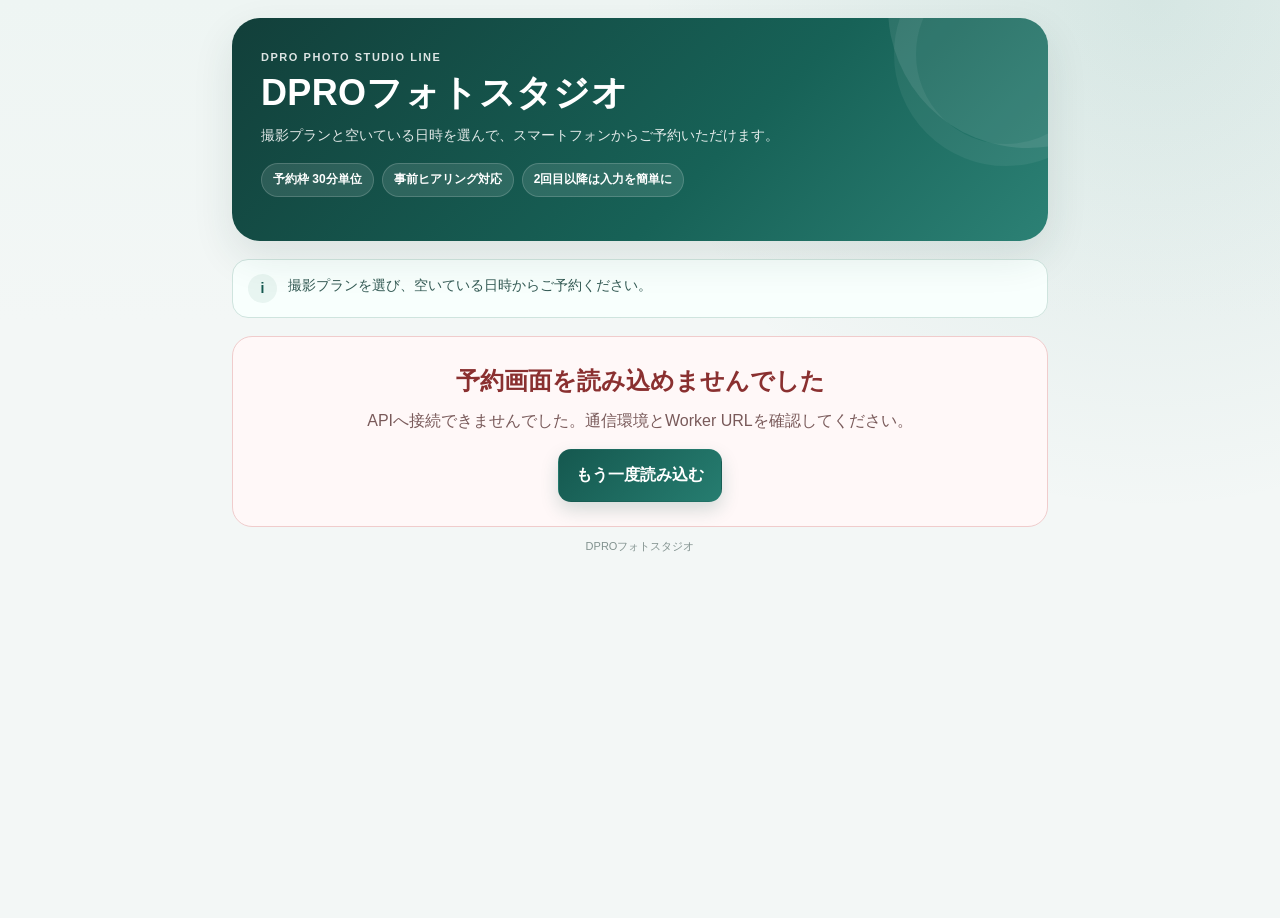
<file: index.html>
<!doctype html>
<!-- DPRO Photo Studio LINE / STEP STUDIO-11 / STUDIO-11-INDEX-FINAL-INTEGRATION-20260715 -->
<html lang="ja">
<head>
  <meta charset="utf-8">
  <meta name="viewport" content="width=device-width, initial-scale=1, viewport-fit=cover">
  <meta name="theme-color" content="#174f49">
  <meta name="description" content="DPRO 写真館・フォトスタジオ LINE お客様向け撮影予約">
  <title>DPROフォトスタジオ｜撮影予約</title>
  <style>
    :root {
      --ink: #17302d;
      --muted: #607471;
      --line: #dce8e5;
      --paper: #ffffff;
      --bg: #f3f7f6;
      --brand: #15584f;
      --brand-2: #267a6e;
      --brand-soft: #e8f5f1;
      --accent: #c78f38;
      --accent-soft: #fff5e3;
      --danger: #b64040;
      --danger-soft: #fff0f0;
      --success: #1f7656;
      --shadow: 0 16px 42px rgba(28, 64, 58, .11);
      --radius-lg: 24px;
      --radius-md: 16px;
      --radius-sm: 11px;
      --safe-bottom: env(safe-area-inset-bottom, 0px);
    }

    * { box-sizing: border-box; }
    html { scroll-behavior: smooth; }
    body {
      margin: 0;
      min-height: 100vh;
      color: var(--ink);
      background:
        radial-gradient(circle at 90% 0%, rgba(37, 123, 111, .12), transparent 32rem),
        linear-gradient(180deg, #eef5f3 0, var(--bg) 20rem, var(--bg) 100%);
      font-family: -apple-system, BlinkMacSystemFont, "Segoe UI", "Hiragino Kaku Gothic ProN", "Yu Gothic", Meiryo, sans-serif;
      font-size: 16px;
      line-height: 1.65;
      -webkit-font-smoothing: antialiased;
    }

    button, input, select, textarea { font: inherit; }
    button { touch-action: manipulation; }
    a { color: inherit; }
    [hidden] { display: none !important; }

    .app-shell { width: min(100%, 860px); margin: 0 auto; padding: 0 16px 140px; }

    .hero {
      position: relative;
      overflow: hidden;
      margin: 12px 0 18px;
      padding: 25px 22px 24px;
      color: #fff;
      border-radius: 0 0 28px 28px;
      background: linear-gradient(135deg, #123f3a 0%, #176257 60%, #2c8175 100%);
      box-shadow: var(--shadow);
    }
    .hero::before, .hero::after {
      content: "";
      position: absolute;
      border-radius: 50%;
      pointer-events: none;
    }
    .hero::before { width: 280px; height: 280px; right: -120px; top: -150px; background: rgba(255,255,255,.09); }
    .hero::after { width: 180px; height: 180px; right: -70px; top: -76px; border: 22px solid rgba(255,255,255,.06); }
    .hero > * { position: relative; z-index: 1; }
    .eyebrow { margin: 0 0 4px; font-size: 11px; font-weight: 800; letter-spacing: .14em; opacity: .86; }
    .hero h1 { margin: 0; font-size: clamp(25px, 6vw, 36px); line-height: 1.25; letter-spacing: .01em; }
    .hero-subtitle { margin: 9px 0 0; max-width: 630px; font-size: 14px; line-height: 1.7; color: rgba(255,255,255,.88); }
    .hero-meta { display: flex; flex-wrap: wrap; gap: 8px; margin-top: 15px; }
    .public-brand-logo { display: none; max-width: 240px; max-height: 64px; object-fit: contain; margin: 0 0 12px; }
    .public-link-row { display: flex; flex-wrap: wrap; gap: 8px; align-items: center; margin-top: 14px; }
    .public-home-link { display: none; width: fit-content; padding: 7px 12px; border: 1px solid rgba(255,255,255,.45); border-radius: 999px; color: #fff; font-size: 12px; font-weight: 800; text-decoration: none; background: rgba(255,255,255,.09); }
    .public-home-link:hover { background: rgba(255,255,255,.16); }
    .public-line-link { border-color: rgba(255,255,255,.72); background: rgba(255,255,255,.16); }
    .hero-chip {
      display: inline-flex; align-items: center; gap: 6px;
      min-height: 34px; padding: 6px 11px;
      border: 1px solid rgba(255,255,255,.17); border-radius: 999px;
      background: rgba(255,255,255,.11); font-size: 12px; font-weight: 700;
    }

    .notice {
      display: grid; grid-template-columns: auto 1fr; gap: 11px; align-items: start;
      margin: 0 0 16px; padding: 14px 15px;
      border: 1px solid #cfe4de; border-radius: var(--radius-md); background: #f8fffd;
      color: #345b55; font-size: 14px;
    }
    .notice-icon { display: grid; place-items: center; width: 29px; height: 29px; border-radius: 50%; background: var(--brand-soft); font-weight: 900; color: var(--brand); }

    .progress-wrap {
      position: sticky; top: 0; z-index: 20;
      margin: 0 -4px 16px; padding: 10px 4px 8px;
      background: linear-gradient(180deg, rgba(243,247,246,.98), rgba(243,247,246,.91) 78%, transparent);
      backdrop-filter: blur(8px);
    }
    .progress-head { display: flex; justify-content: space-between; align-items: center; gap: 12px; margin-bottom: 8px; }
    .progress-title { font-size: 13px; font-weight: 800; color: var(--brand); }
    .progress-count { font-size: 12px; font-weight: 800; color: var(--muted); }
    .progress-track { height: 9px; overflow: hidden; background: #dbe7e4; border-radius: 999px; }
    .progress-bar { width: 14.2857%; height: 100%; background: linear-gradient(90deg, var(--brand), #3c9587); border-radius: inherit; transition: width .28s ease; }
    .step-dots { display: grid; grid-template-columns: repeat(7, 1fr); gap: 4px; margin-top: 7px; }
    .step-dot { height: 3px; border-radius: 999px; background: #dce6e4; transition: background .2s; }
    .step-dot.is-done, .step-dot.is-current { background: var(--brand-2); }

    .status-banner {
      display: none; gap: 10px; align-items: flex-start;
      margin: 0 0 15px; padding: 13px 14px; border-radius: var(--radius-md); border: 1px solid transparent;
      font-size: 14px; font-weight: 700;
    }
    .status-banner.show { display: flex; }
    .status-banner.info { background: #eef8ff; border-color: #cce5f4; color: #285875; }
    .status-banner.success { background: #eaf8f1; border-color: #c9e8d8; color: #25634b; }
    .status-banner.warning { background: var(--accent-soft); border-color: #efd8ac; color: #775522; }
    .status-banner.error { background: var(--danger-soft); border-color: #f0c8c8; color: #8a3030; }

    .duplicate-conflict {
      display: none;
      margin: 0 0 16px;
      padding: 16px;
      border: 1px solid #e5aea8;
      border-radius: var(--radius-md);
      background: #fff0ed;
      color: #743731;
    }
    .duplicate-conflict.show { display: block; }
    .duplicate-conflict h3 { margin: 0 0 7px; font-size: 17px; }
    .duplicate-conflict p { margin: 0; white-space: pre-wrap; font-size: 14px; line-height: 1.65; }
    .duplicate-conflict-actions { display: flex; flex-wrap: wrap; gap: 8px; margin-top: 13px; }
    .duplicate-conflict-actions .button { width: auto; min-height: 43px; padding-inline: 15px; }


    .panel {
      display: none;
      margin-bottom: 18px; padding: 21px 18px 22px;
      background: var(--paper); border: 1px solid rgba(205,222,218,.82); border-radius: var(--radius-lg);
      box-shadow: 0 9px 28px rgba(36, 74, 68, .07);
    }
    .panel.is-active { display: block; animation: panelIn .24s ease both; }
    @keyframes panelIn { from { opacity: 0; transform: translateY(8px); } to { opacity: 1; transform: none; } }
    .section-number { display: inline-flex; align-items: center; justify-content: center; min-width: 34px; height: 28px; margin-bottom: 8px; padding: 0 10px; border-radius: 999px; background: var(--brand-soft); color: var(--brand); font-size: 12px; font-weight: 900; }
    .panel h2 { margin: 0; font-size: clamp(22px, 5.6vw, 30px); line-height: 1.35; }
    .section-lead { margin: 7px 0 19px; color: var(--muted); font-size: 14px; }
    .subheading { margin: 25px 0 10px; font-size: 17px; line-height: 1.4; }
    .required { display: inline-flex; margin-left: 6px; padding: 2px 7px; vertical-align: 2px; border-radius: 999px; background: #fff0eb; color: #a84b32; font-size: 10px; font-weight: 900; }
    .optional { display: inline-flex; margin-left: 6px; padding: 2px 7px; vertical-align: 2px; border-radius: 999px; background: #eef2f1; color: #6d7d7a; font-size: 10px; font-weight: 900; }

    .category-tabs { display: flex; gap: 8px; overflow-x: auto; padding: 2px 1px 9px; scrollbar-width: none; }
    .category-tabs::-webkit-scrollbar { display: none; }
    .pill-button {
      flex: 0 0 auto; min-height: 42px; padding: 8px 14px;
      border: 1px solid var(--line); border-radius: 999px; background: #fff; color: #4d6662;
      font-weight: 800; font-size: 13px; cursor: pointer;
    }
    .pill-button.is-active { color: #fff; border-color: var(--brand); background: var(--brand); }

    .card-grid { display: grid; gap: 11px; }
    .choice-card {
      position: relative; width: 100%; padding: 16px;
      text-align: left; color: inherit; background: #fff;
      border: 1.5px solid var(--line); border-radius: var(--radius-md); cursor: pointer;
      transition: transform .14s, border-color .14s, background .14s, box-shadow .14s;
    }
    .choice-card:hover { border-color: #9fc8bf; }
    .choice-card:active { transform: scale(.995); }
    .choice-card.is-selected { border-color: var(--brand); background: #f6fffc; box-shadow: 0 0 0 3px rgba(38,122,110,.09); }
    .choice-card.is-selected::after {
      content: "✓"; position: absolute; top: 13px; right: 13px;
      display: grid; place-items: center; width: 27px; height: 27px; border-radius: 50%;
      color: #fff; background: var(--brand); font-size: 15px; font-weight: 900;
    }
    .choice-title { margin: 0 34px 4px 0; font-size: 18px; font-weight: 900; line-height: 1.35; }
    .choice-description { margin: 0; color: var(--muted); font-size: 13px; }
    .choice-meta { display: flex; flex-wrap: wrap; gap: 7px; margin-top: 12px; }
    .meta-tag { padding: 4px 9px; border-radius: 999px; background: #edf4f2; color: #41615c; font-size: 11px; font-weight: 800; }
    .price-tag { background: var(--accent-soft); color: #7d5922; }

    .option-grid, .staff-grid { display: grid; gap: 10px; }
    .check-card { position: relative; display: block; cursor: pointer; }
    .check-card input { position: absolute; opacity: 0; pointer-events: none; }
    .check-card-body {
      display: grid; grid-template-columns: 31px 1fr auto; gap: 10px; align-items: center;
      min-height: 68px; padding: 12px 13px; border: 1.5px solid var(--line); border-radius: 14px; background: #fff;
    }
    .check-mark { display: grid; place-items: center; width: 27px; height: 27px; border: 2px solid #aabbb7; border-radius: 8px; color: transparent; font-size: 16px; font-weight: 900; }
    .check-card input:checked + .check-card-body { border-color: var(--brand); background: #f4fffb; }
    .check-card input:checked + .check-card-body .check-mark { color: #fff; background: var(--brand); border-color: var(--brand); }
    .check-name { font-weight: 850; line-height: 1.35; }
    .check-note { color: var(--muted); font-size: 12px; }
    .check-price { font-size: 12px; font-weight: 800; color: #7b5b28; white-space: nowrap; }

    .staff-card .check-card-body { grid-template-columns: 42px 1fr auto; }
    .avatar { display: grid; place-items: center; width: 42px; height: 42px; border-radius: 50%; background: var(--brand-soft); color: var(--brand); font-size: 17px; font-weight: 900; }
    .radio-dot { display: grid; place-items: center; width: 25px; height: 25px; border: 2px solid #a8bab6; border-radius: 50%; }
    .check-card input:checked + .check-card-body .radio-dot::after { content: ""; width: 13px; height: 13px; border-radius: 50%; background: var(--brand); }

    .field-grid { display: grid; gap: 14px; }
    .field-grid.two { grid-template-columns: 1fr; }
    .field { display: grid; gap: 7px; }
    .field label, .field-label { font-size: 14px; font-weight: 850; color: #29413e; }
    .field small { color: var(--muted); font-size: 12px; }
    input[type="text"], input[type="tel"], input[type="email"], input[type="date"], input[type="number"], select, textarea {
      width: 100%; min-height: 52px; padding: 12px 13px;
      color: var(--ink); background: #fbfdfc;
      border: 1.5px solid #cfdedb; border-radius: 12px; outline: none;
      transition: border-color .15s, box-shadow .15s, background .15s;
    }
    textarea { min-height: 112px; resize: vertical; line-height: 1.6; }
    input:focus, select:focus, textarea:focus { border-color: var(--brand-2); background: #fff; box-shadow: 0 0 0 4px rgba(38,122,110,.10); }
    input.is-invalid, select.is-invalid, textarea.is-invalid { border-color: var(--danger); background: #fff9f9; }
    .field-error { display: none; color: var(--danger); font-size: 12px; font-weight: 750; }
    .field-error.show { display: block; }

    .date-card { padding: 15px; border: 1px solid var(--line); border-radius: 16px; background: #f9fcfb; }
    .date-help { margin: 10px 0 0; color: var(--muted); font-size: 12px; }
    .availability-state { margin-top: 13px; }
    .loading-box, .empty-box { padding: 21px 15px; text-align: center; border-radius: 14px; background: #f4f8f7; color: var(--muted); font-size: 14px; }
    .spinner { display: inline-block; width: 20px; height: 20px; margin-right: 8px; vertical-align: -4px; border: 3px solid #c7dad5; border-top-color: var(--brand); border-radius: 50%; animation: spin .75s linear infinite; }
    @keyframes spin { to { transform: rotate(360deg); } }
    .slot-grid { display: grid; grid-template-columns: repeat(3, 1fr); gap: 8px; }
    .slot-button { display: flex; flex-direction: column; align-items: center; justify-content: center; gap: 1px; min-height: 54px; padding: 7px 5px; border: 1.5px solid #bed4cf; border-radius: 11px; background: #fff; color: var(--brand); font-weight: 900; line-height: 1.15; cursor: pointer; }
    .slot-button:hover { background: #effaf7; }
    .slot-button small { color: var(--muted); font-size: 10px; font-weight: 800; line-height: 1.15; }
    .slot-button.is-selected { border-color: var(--brand); color: #fff; background: var(--brand); box-shadow: 0 6px 14px rgba(21,88,79,.20); }
    .slot-button.is-selected small { color: #e5f5f1; }
    .slot-button:disabled { cursor: not-allowed; color: #a3adab; border-color: #e0e7e5; background: #f1f4f3; text-decoration: line-through; }
    .availability-summary { margin: 0 0 10px; padding: 10px 12px; border-radius: 11px; background: var(--brand-soft); color: #315c55; font-size: 13px; font-weight: 750; }

    .profile-banner { display: none; margin-bottom: 15px; padding: 13px 14px; border-radius: 14px; background: #eaf8f1; border: 1px solid #c9e8d8; color: #285f4b; font-size: 13px; }
    .profile-banner.show { display: block; }
    .profile-banner strong { display: block; font-size: 14px; }

    .toggle-grid { display: grid; gap: 8px; }
    .simple-toggle { display: flex; gap: 10px; align-items: flex-start; min-height: 52px; padding: 11px 12px; border: 1px solid var(--line); border-radius: 12px; background: #fbfdfc; cursor: pointer; }
    .simple-toggle input { width: 21px; height: 21px; margin: 2px 0 0; accent-color: var(--brand); flex: 0 0 auto; }
    .simple-toggle strong { display: block; font-size: 14px; }
    .simple-toggle span { display: block; margin-top: 2px; color: var(--muted); font-size: 12px; }

    .subjects-list { display: grid; gap: 12px; }
    .subject-card { padding: 15px; border: 1px solid var(--line); border-radius: 16px; background: #fbfdfc; }
    .subject-head { display: flex; align-items: center; justify-content: space-between; gap: 10px; margin-bottom: 12px; }
    .subject-head h3 { margin: 0; font-size: 16px; }
    .subject-remove { min-height: 37px; padding: 6px 11px; border: 1px solid #e4c6c6; border-radius: 10px; color: var(--danger); background: #fff; font-size: 12px; font-weight: 800; cursor: pointer; }
    .subject-existing { display: inline-flex; margin-left: 6px; padding: 2px 7px; border-radius: 999px; background: #e7f4f1; color: var(--brand); font-size: 10px; font-weight: 900; }
    .add-button { width: 100%; min-height: 51px; margin-top: 11px; border: 1.5px dashed #9cbeb7; border-radius: 13px; color: var(--brand); background: #f7fcfa; font-weight: 850; cursor: pointer; }

    .intake-fields { display: grid; gap: 14px; }
    .boolean-field { display: flex; align-items: center; justify-content: space-between; gap: 12px; min-height: 56px; padding: 11px 13px; border: 1px solid var(--line); border-radius: 12px; background: #fbfdfc; }
    .switch { position: relative; flex: 0 0 auto; width: 48px; height: 28px; }
    .switch input { position: absolute; opacity: 0; }
    .switch-track { position: absolute; inset: 0; border-radius: 999px; background: #cbd7d4; transition: background .2s; cursor: pointer; }
    .switch-track::after { content: ""; position: absolute; width: 22px; height: 22px; left: 3px; top: 3px; border-radius: 50%; background: #fff; box-shadow: 0 2px 5px rgba(0,0,0,.18); transition: transform .2s; }
    .switch input:checked + .switch-track { background: var(--brand); }
    .switch input:checked + .switch-track::after { transform: translateX(20px); }

    .belongings-box { margin-top: 18px; padding: 16px; border-radius: 15px; border: 1px solid #edd5a4; background: var(--accent-soft); }
    .belongings-box h3 { margin: 0 0 7px; color: #694b1b; font-size: 16px; }
    .belongings-box p { margin: 0; white-space: pre-line; color: #715b35; font-size: 13px; }

    .summary-list { display: grid; gap: 10px; }
    .summary-card { overflow: hidden; border: 1px solid var(--line); border-radius: 15px; background: #fff; }
    .summary-card-head { display: flex; justify-content: space-between; gap: 12px; align-items: center; padding: 11px 13px; background: #f4f8f7; }
    .summary-card-head h3 { margin: 0; font-size: 15px; }
    .edit-link { border: 0; color: var(--brand); background: transparent; font-size: 12px; font-weight: 900; cursor: pointer; }
    .summary-rows { padding: 5px 13px 10px; }
    .summary-row { display: grid; grid-template-columns: 105px 1fr; gap: 9px; padding: 8px 0; border-bottom: 1px solid #edf2f1; }
    .summary-row:last-child { border-bottom: 0; }
    .summary-label { color: var(--muted); font-size: 12px; font-weight: 700; }
    .summary-value { min-width: 0; overflow-wrap: anywhere; font-size: 13px; font-weight: 750; white-space: pre-line; }

    .agreement { margin-top: 15px; padding: 14px; border: 1px solid var(--line); border-radius: 14px; background: #fbfdfc; }
    .agreement label { display: flex; gap: 10px; align-items: flex-start; cursor: pointer; }
    .agreement input { width: 22px; height: 22px; margin: 2px 0 0; accent-color: var(--brand); flex: 0 0 auto; }
    .agreement p { margin: 0; color: #425c58; font-size: 13px; }

    .completion { text-align: center; }
    .complete-icon { display: grid; place-items: center; width: 76px; height: 76px; margin: 5px auto 15px; border-radius: 50%; color: #fff; background: linear-gradient(135deg, var(--brand), #3b9788); font-size: 38px; font-weight: 900; box-shadow: 0 13px 30px rgba(21,88,79,.24); }
    .completion h2 { font-size: 28px; }
    .completion-message { margin: 9px auto 20px; max-width: 520px; color: var(--muted); font-size: 14px; }
    .reservation-ticket { margin: 0 auto 18px; padding: 17px; text-align: left; border: 1px solid #cde3de; border-radius: 17px; background: #f5fffc; }
    .ticket-no { margin: 0 0 10px; color: var(--brand); font-size: 13px; font-weight: 900; }
    .ticket-main { font-size: 19px; font-weight: 900; line-height: 1.5; }
    .ticket-sub { margin-top: 7px; color: var(--muted); font-size: 13px; }
    .complete-actions { display: grid; gap: 10px; }

    .sticky-actions {
      position: fixed; z-index: 40; left: 0; right: 0; bottom: 0;
      padding: 11px max(14px, calc((100vw - 860px) / 2 + 16px)) calc(11px + var(--safe-bottom));
      background: rgba(255,255,255,.96); border-top: 1px solid #dbe6e4; backdrop-filter: blur(12px);
      box-shadow: 0 -8px 26px rgba(33,68,63,.08);
    }
    .action-row { display: grid; grid-template-columns: 108px 1fr; gap: 9px; max-width: 828px; margin: 0 auto; }
    .button {
      display: inline-flex; align-items: center; justify-content: center; gap: 7px;
      min-height: 53px; padding: 11px 17px;
      border: 1px solid transparent; border-radius: 13px; text-decoration: none;
      font-weight: 900; cursor: pointer; transition: transform .12s, opacity .12s, background .12s;
    }
    .button:active { transform: translateY(1px); }
    .button:disabled { cursor: not-allowed; opacity: .55; }
    .button-primary { color: #fff; background: linear-gradient(135deg, var(--brand), #267d70); box-shadow: 0 8px 18px rgba(21,88,79,.18); }
    .button-primary:disabled {
      color: #73817e;
      border-color: #d4dfdc;
      background: #e1e8e6;
      box-shadow: none;
      opacity: 1;
    }
    .action-hint {
      max-width: 828px;
      margin: 0 auto 7px;
      color: #687a76;
      text-align: center;
      font-size: 13px;
      font-weight: 850;
      line-height: 1.4;
    }
    .button-secondary { color: var(--brand); border-color: #bfd4cf; background: #fff; }
    .button-accent { color: #fff; background: linear-gradient(135deg, #a66b22, #c9903c); }
    .button-full { width: 100%; }
    .button-loading::before { content: ""; width: 18px; height: 18px; border: 3px solid rgba(255,255,255,.4); border-top-color: #fff; border-radius: 50%; animation: spin .7s linear infinite; }

    .demo-tools { display: none; position: fixed; z-index: 35; right: 12px; bottom: calc(84px + var(--safe-bottom)); }
    .demo-tools.show { display: block; }
    .demo-button { min-height: 40px; padding: 7px 11px; border: 1px solid #ddb976; border-radius: 999px; color: #6b4919; background: #fff9ec; font-size: 11px; font-weight: 900; box-shadow: 0 5px 18px rgba(80,60,20,.12); cursor: pointer; }

    .fatal-card { margin-top: 18px; padding: 24px 18px; text-align: center; border: 1px solid #f0cccc; border-radius: 20px; background: #fff8f8; }
    .fatal-card h2 { margin: 0 0 7px; color: #8a3030; }
    .fatal-card p { margin: 0 0 15px; color: #795a5a; }

    footer { padding: 10px 8px 0; text-align: center; color: #82928f; font-size: 11px; }

    @media (min-width: 620px) {
      .app-shell { padding-inline: 22px; }
      .hero { margin-top: 18px; padding: 30px 29px; border-radius: 28px; }
      .panel { padding: 27px 26px 28px; }
      .card-grid.two, .option-grid, .staff-grid { grid-template-columns: repeat(2, minmax(0, 1fr)); }
      .field-grid.two { grid-template-columns: repeat(2, minmax(0, 1fr)); }
      .slot-grid { grid-template-columns: repeat(5, 1fr); }
      .toggle-grid { grid-template-columns: repeat(2, minmax(0, 1fr)); }
      .complete-actions { grid-template-columns: repeat(2, minmax(0, 1fr)); }
    }

    @media (max-width: 380px) {
      .app-shell { padding-inline: 10px; }
      .hero { margin-inline: -10px; border-radius: 0 0 25px 25px; }
      .panel { padding-inline: 14px; }
      .slot-grid { grid-template-columns: repeat(3, 1fr); }
      .action-row { grid-template-columns: 94px 1fr; }
      .summary-row { grid-template-columns: 88px 1fr; }
    }
  </style>
  <!-- DPRO-PHOTO-RESERVATION-CALENDAR-V2-BRUSHUP-8-3-UI-20260919 / feature-flagged / additive -->
  <link rel="stylesheet" href="./photo-booking-calendar-v2.css?v=DPRO-PHOTO-CALENDAR-R9-NAVIGATION-DATE-GUARD-20261010">
</head>
<body>
  <main class="app-shell" id="app" aria-live="polite">
    <header class="hero" id="publicHero">
      <img id="publicBrandLogo" class="public-brand-logo" alt="" />
      <p class="eyebrow" id="publicEyebrow">DPRO PHOTO STUDIO LINE</p>
      <h1 id="studioName">DPROフォトスタジオ</h1>
      <p class="hero-subtitle" id="studioSubtitle">撮影プランと空いている日時を選んで、スマートフォンからご予約いただけます。</p>
      <div class="hero-meta">
        <span class="hero-chip">予約枠 30分単位</span>
        <span class="hero-chip">事前ヒアリング対応</span>
        <span class="hero-chip">2回目以降は入力を簡単に</span>
      </div>
      <div class="public-link-row">
        <a id="publicHomeLink" class="public-home-link" href="#" rel="noopener">公式サイトへ戻る</a>
        <a id="publicLineBookingLink" class="public-home-link public-line-link" href="#" rel="noopener">LINEから予約</a>
      </div>
    </header>

    <div class="notice" id="publicNotice">
      <span class="notice-icon">i</span>
      <div>撮影プランを選び、空いている日時からご予約ください。</div>
    </div>

    <div class="progress-wrap" id="progressWrap">
      <div class="progress-head">
        <span class="progress-title" id="progressTitle">撮影プラン</span>
        <span class="progress-count" id="progressCount">1 / 7</span>
      </div>
      <div class="progress-track"><div class="progress-bar" id="progressBar"></div></div>
      <div class="step-dots" id="stepDots" aria-hidden="true"></div>
    </div>

    <div class="status-banner" id="statusBanner" role="status"><span id="statusIcon">i</span><div id="statusText"></div></div>

    <section class="duplicate-conflict" id="duplicateConflict" aria-live="assertive">
      <h3 id="duplicateConflictTitle">同じ日の予約をご確認ください</h3>
      <p id="duplicateConflictMessage"></p>
      <div class="duplicate-conflict-actions">
        <a class="button button-primary" id="duplicateMemberLink" href="#">マイページで既存予約を見る</a>
        <button class="button button-secondary" id="duplicateAnotherDateButton" type="button">別の日を選ぶ</button>
        <button class="button button-secondary" id="duplicateCloseButton" type="button">閉じる</button>
      </div>
    </section>

    <section class="panel is-active" data-step="1" aria-labelledby="step1Title">
      <span class="section-number">STEP 1</span>
      <h2 id="step1Title">撮影プランを選ぶ</h2>
      <p class="section-lead">撮影したい内容に近いプランを1つ選択してください。</p>
      <div class="category-tabs" id="categoryTabs" aria-label="撮影プランのカテゴリー"></div>
      <div class="card-grid two" id="planGrid">
        <div class="loading-box"><span class="spinner"></span>撮影プランを読み込んでいます</div>
      </div>
    </section>

    <section class="panel" data-step="2" aria-labelledby="step2Title">
      <span class="section-number">STEP 2</span>
      <h2 id="step2Title">オプションと担当者</h2>
      <p class="section-lead">必要な項目だけ選択してください。料金や詳しい内容は店舗からご案内します。</p>

      <h3 class="subheading">撮影オプション <span class="optional">任意</span></h3>
      <div class="option-grid" id="optionGrid"></div>

      <h3 class="subheading">カメラマン <span class="optional">任意</span></h3>
      <div class="staff-grid" id="staffGrid"></div>
    </section>

    <section class="panel" data-step="3" aria-labelledby="step3Title">
      <span class="section-number">STEP 3</span>
      <h2 id="step3Title">撮影日時を選ぶ</h2>
      <p class="section-lead">日付を選ぶと、予約できる時間だけが表示されます。</p>

      <div class="date-card">
        <div class="field">
          <label for="reservationDate">撮影日 <span class="required">必須</span></label>
          <input id="reservationDate" type="date" autocomplete="off">
          <small id="dateRangeHelp">予約可能期間を確認しています。</small>
          <span class="field-error" id="reservationDateError"></span>
        </div>
      </div>

      <div class="availability-state" id="availabilityState">
        <div class="empty-box">撮影日を選択すると空き時間が表示されます。</div>
      </div>
    </section>

    <section class="panel" data-step="4" aria-labelledby="step4Title">
      <span class="section-number">STEP 4</span>
      <h2 id="step4Title">お客様情報</h2>
      <p class="section-lead">初回のみご入力ください。LINE連携済みの場合は、次回から登録情報を自動で表示します。</p>

      <div class="profile-banner" id="profileBanner">
        <strong>登録済みのお客様情報を読み込みました</strong>
        内容に変更がある場合は、この画面で修正できます。
      </div>

      <div class="field-grid two">
        <div class="field">
          <label for="customerName">お名前 <span class="required">必須</span></label>
          <input id="customerName" type="text" maxlength="200" autocomplete="name" placeholder="例：佐藤 美咲">
          <span class="field-error" id="customerNameError"></span>
        </div>
        <div class="field">
          <label for="customerKana">ふりがな <span class="optional">任意</span></label>
          <input id="customerKana" type="text" maxlength="200" placeholder="例：さとう みさき">
        </div>
        <div class="field">
          <label for="customerPhone">電話番号 <span class="required">必須</span></label>
          <input id="customerPhone" type="tel" inputmode="tel" maxlength="30" autocomplete="tel" placeholder="例：090-1234-5678">
          <span class="field-error" id="customerPhoneError"></span>
        </div>
        <div class="field">
          <label for="customerEmail">メールアドレス <span class="optional">任意</span></label>
          <input id="customerEmail" type="email" maxlength="320" autocomplete="email" placeholder="例：sample@example.com">
          <span class="field-error" id="customerEmailError"></span>
        </div>
      </div>

      <div class="field" style="margin-top:14px">
        <label for="customerAddress">住所 <span class="optional">任意</span></label>
        <input id="customerAddress" type="text" maxlength="1000" autocomplete="street-address" placeholder="商品配送などで必要な場合にご入力ください">
      </div>

      <div class="field" style="margin-top:14px">
        <label for="customerCare">アレルギー・体調・配慮事項 <span class="optional">任意</span></label>
        <textarea id="customerCare" maxlength="3000" placeholder="お子さまが緊張しやすい、長時間立つのが難しい、ペットが大きな音を苦手とする、など"></textarea>
      </div>
    </section>

    <section class="panel" data-step="5" aria-labelledby="step5Title">
      <span class="section-number">STEP 5</span>
      <h2 id="step5Title">撮影する方・ペット</h2>
      <p class="section-lead">主役の方から順に登録してください。ご家族やペットも追加できます。</p>

      <div class="subjects-list" id="subjectsList"></div>
      <button class="add-button" id="addSubjectButton" type="button">＋ 撮影対象者を追加する</button>
      <span class="field-error" id="subjectsError"></span>
    </section>

    <section class="panel" data-step="6" aria-labelledby="step6Title">
      <span class="section-number">STEP 6</span>
      <h2 id="step6Title">事前ヒアリング</h2>
      <p class="section-lead">撮影当日をスムーズにするため、ご希望や配慮事項をお知らせください。</p>

      <div class="field-grid">
        <div class="field">
          <label for="shootingPurpose">撮影の目的 <span class="required">必須</span></label>
          <input id="shootingPurpose" type="text" maxlength="1000" placeholder="例：七五三の記念、家族の誕生日、仕事用プロフィール">
          <span class="field-error" id="shootingPurposeError"></span>
        </div>
        <div class="field">
          <label for="desiredMood">希望する雰囲気 <span class="optional">任意</span></label>
          <input id="desiredMood" type="text" maxlength="1000" placeholder="例：自然で明るい、落ち着いた、かっちりした印象">
        </div>
        <div class="field">
          <label for="desiredShots">撮りたい写真・カット <span class="optional">任意</span></label>
          <textarea id="desiredShots" maxlength="3000" placeholder="例：主役の自然な笑顔、家族全員、兄弟写真、Webサイト用の横位置"></textarea>
        </div>
      </div>

      <div class="toggle-grid" style="margin-top:14px">
        <label class="simple-toggle">
          <input id="bringCostume" type="checkbox">
          <span><strong>衣装を持ち込む</strong><span>着物、振袖、仕事用の服など</span></span>
        </label>
        <label class="simple-toggle">
          <input id="socialMediaConsult" type="checkbox">
          <span><strong>SNS・Web掲載を相談したい</strong><span>写真の使用範囲を当日相談します</span></span>
        </label>
      </div>

      <h3 class="subheading">プラン別の確認事項</h3>
      <div class="intake-fields" id="planIntakeFields"></div>

      <div class="field" style="margin-top:17px">
        <label for="accommodationNote">撮影時に配慮してほしいこと <span class="optional">任意</span></label>
        <textarea id="accommodationNote" maxlength="3000" placeholder="例：最初は保護者と一緒に撮影したい、途中で休憩が必要、椅子を用意してほしい"></textarea>
      </div>
      <div class="field" style="margin-top:14px">
        <label for="customerNote">店舗へのメッセージ <span class="optional">任意</span></label>
        <textarea id="customerNote" maxlength="3000" placeholder="ご質問や事前に伝えておきたいことをご入力ください"></textarea>
      </div>

      <div class="belongings-box" id="belongingsBox">
        <h3>当日の持ち物・ご案内</h3>
        <p id="belongingsText">プランを選択すると表示されます。</p>
      </div>
    </section>

    <section class="panel" data-step="7" aria-labelledby="step7Title">
      <span class="section-number">STEP 7</span>
      <h2 id="step7Title">予約内容を確認する</h2>
      <p class="section-lead">内容を確認し、問題なければ「この内容で予約する」を押してください。</p>

      <div class="summary-list" id="summaryList"></div>

      <div class="agreement">
        <label>
          <input id="agreementCheck" type="checkbox">
          <p>入力内容と撮影日時を確認しました。予約受付後、店舗からの確認連絡をもって詳細が確定することに同意します。</p>
        </label>
        <span class="field-error" id="agreementError"></span>
      </div>
    </section>

    <section class="panel completion" data-step="8" id="completionPanel" aria-labelledby="completionTitle">
      <div class="complete-icon">✓</div>
      <h2 id="completionTitle">撮影予約を受け付けました</h2>
      <p class="completion-message" id="completionMessage">店舗で内容を確認後、持ち物や当日のご案内をLINEでお送りします。</p>
      <div class="reservation-ticket" id="reservationTicket"></div>
      <div class="complete-actions">
        <a class="button button-primary" id="memberPageLink" href="#">予約内容・マイページを見る</a>
        <button class="button button-secondary" id="newReservationButton" type="button">別の予約を申し込む</button>
      </div>
    </section>

    <div class="fatal-card" id="fatalCard" hidden>
      <h2>予約画面を読み込めませんでした</h2>
      <p id="fatalMessage">通信環境をご確認のうえ、もう一度お試しください。</p>
      <button class="button button-primary" id="retryButton" type="button">もう一度読み込む</button>
    </div>

    <footer>
      <div id="studioContact">DPROフォトスタジオ</div>
      <!-- DPRO-PHOTO-EXISTING-SITE-WHITELABEL-BRUSHUP-8-4-UI-20260919 --><!-- DPRO-PHOTO-PRODUCTION-READINESS-BRUSHUP-8-5-LINE-ENTRY-20260919 --><!-- Internal version: STUDIO-11-INDEX-FINAL-INTEGRATION-20260715 -->
    </footer>
  </main>

  <div class="demo-tools" id="demoTools"><button class="demo-button" id="demoFillButton" type="button">デモ入力</button></div>

  <div class="sticky-actions" id="stickyActions">
    <div class="action-hint" id="actionHint" role="status">撮影プランを選択してください</div>
    <div class="action-row">
      <button class="button button-secondary" id="backButton" type="button">戻る</button>
      <button class="button button-primary" id="nextButton" type="button" disabled aria-disabled="true">次へ</button>
    </div>
  </div>

  <script src="./config.js?v=DPRO-PHOTO-RESERVATION-CALENDAR-V2-BRUSHUP-8-3-UI-20260919"></script>
  <script>
  (() => {
    "use strict";

    const C = window.DPRO_STUDIO;
    const VERSION = "STUDIO-11-INDEX-FINAL-INTEGRATION-20260715";
    const TOTAL_FORM_STEPS = 7;
    const STEP_TITLES = ["撮影プラン", "オプション・担当", "撮影日時", "お客様情報", "撮影対象者", "事前ヒアリング", "内容確認"];

    const state = {
      currentStep: 1,
      config: null,
      bookingPresentation: null,
      categories: [],
      plans: [],
      globalOptions: [],
      selectedCategory: "all",
      selectedPlan: null,
      selectedOptions: new Map(),
      selectedStaffId: "",
      selectedDate: "",
      availability: null,
      availabilityRequestSeq: 0, // R11: only the latest exact-availability request may update the UI.
      selectedSlot: null,
      planStartRule: { mode: "interval", interval_minutes: 30, anchor_time: "00:00", fixed_times: [] },
      planStartRulePlanId: "",
      planStartRulePromise: null,
      planStartRulePromisePlanId: "", // R13: a pending start rule belongs to exactly one plan.
      planStartRuleRequestSeq: 0, // R13: reject stale A->B->A results.
      member: null,
      existingSubjects: [],
      subjectCounter: 0,
      lineUserId: "",
      submitting: false,
      completed: false,
      reservationResult: null,
      duplicateConflict: null,
    };

    const $ = (id) => document.getElementById(id);
    const els = {
      studioName: $("studioName"), studioSubtitle: $("studioSubtitle"), publicNotice: $("publicNotice"), studioContact: $("studioContact"),
      publicHero: $("publicHero"), publicBrandLogo: $("publicBrandLogo"), publicEyebrow: $("publicEyebrow"), publicHomeLink: $("publicHomeLink"), publicLineBookingLink: $("publicLineBookingLink"),
      progressWrap: $("progressWrap"), progressTitle: $("progressTitle"), progressCount: $("progressCount"), progressBar: $("progressBar"), stepDots: $("stepDots"),
      statusBanner: $("statusBanner"), statusIcon: $("statusIcon"), statusText: $("statusText"),
      duplicateConflict: $("duplicateConflict"), duplicateConflictTitle: $("duplicateConflictTitle"), duplicateConflictMessage: $("duplicateConflictMessage"), duplicateMemberLink: $("duplicateMemberLink"), duplicateAnotherDateButton: $("duplicateAnotherDateButton"), duplicateCloseButton: $("duplicateCloseButton"),
      categoryTabs: $("categoryTabs"), planGrid: $("planGrid"), optionGrid: $("optionGrid"), staffGrid: $("staffGrid"),
      reservationDate: $("reservationDate"), dateRangeHelp: $("dateRangeHelp"), availabilityState: $("availabilityState"),
      profileBanner: $("profileBanner"), customerName: $("customerName"), customerKana: $("customerKana"), customerPhone: $("customerPhone"), customerEmail: $("customerEmail"), customerAddress: $("customerAddress"), customerCare: $("customerCare"),
      subjectsList: $("subjectsList"), addSubjectButton: $("addSubjectButton"),
      shootingPurpose: $("shootingPurpose"), desiredMood: $("desiredMood"), desiredShots: $("desiredShots"), bringCostume: $("bringCostume"), socialMediaConsult: $("socialMediaConsult"),
      planIntakeFields: $("planIntakeFields"), accommodationNote: $("accommodationNote"), customerNote: $("customerNote"), belongingsText: $("belongingsText"),
      summaryList: $("summaryList"), agreementCheck: $("agreementCheck"),
      completionMessage: $("completionMessage"), reservationTicket: $("reservationTicket"), memberPageLink: $("memberPageLink"), newReservationButton: $("newReservationButton"),
      fatalCard: $("fatalCard"), fatalMessage: $("fatalMessage"), retryButton: $("retryButton"),
      stickyActions: $("stickyActions"), actionHint: $("actionHint"), backButton: $("backButton"), nextButton: $("nextButton"),
      demoTools: $("demoTools"), demoFillButton: $("demoFillButton"),
    };

    function esc(value) { return C ? C.escapeHtml(value ?? "") : String(value ?? "").replace(/[&<>"']/g, ""); }
    function text(value) { return String(value ?? "").trim(); }
    function formatYen(value) { return value === null || value === undefined || value === "" ? "" : `${Number(value).toLocaleString("ja-JP")}円`; }
    function weekdayLabel(index) { return ["日", "月", "火", "水", "木", "金", "土"][Number(index)] || ""; }

    function showStatus(message, type = "info", autoHide = 0) {
      els.statusBanner.className = `status-banner show ${type}`;
      els.statusIcon.textContent = type === "success" ? "✓" : type === "error" ? "!" : type === "warning" ? "!" : "i";
      els.statusText.textContent = message;
      if (autoHide > 0) window.setTimeout(() => hideStatus(), autoHide);
    }
    function hideStatus() { els.statusBanner.className = "status-banner"; els.statusText.textContent = ""; }

    function initStepDots() {
      els.stepDots.innerHTML = Array.from({ length: TOTAL_FORM_STEPS }, (_, i) => `<span class="step-dot" data-dot="${i + 1}"></span>`).join("");
    }

    function updateProgress() {
      const completed = state.currentStep > TOTAL_FORM_STEPS;
      const step = Math.min(state.currentStep, TOTAL_FORM_STEPS);
      els.progressWrap.hidden = completed;
      els.progressTitle.textContent = STEP_TITLES[step - 1] || "予約完了";
      els.progressCount.textContent = `${step} / ${TOTAL_FORM_STEPS}`;
      els.progressBar.style.width = `${(step / TOTAL_FORM_STEPS) * 100}%`;
      document.querySelectorAll(".step-dot").forEach((dot, index) => {
        dot.classList.toggle("is-done", index + 1 < step);
        dot.classList.toggle("is-current", index + 1 === step);
      });
    }

    function updatePrimaryActionState() {
      const planRequired = state.currentStep === 1 && !state.selectedPlan;
      if (!state.submitting) els.nextButton.disabled = planRequired;
      els.nextButton.setAttribute("aria-disabled", String(planRequired || state.submitting));
      els.actionHint.hidden = !planRequired;
      els.actionHint.textContent = planRequired ? "撮影プランを選択してください" : "";
    }

    function showStep(step, options = {}) {
      state.currentStep = step;
      document.querySelectorAll(".panel[data-step]").forEach((panel) => panel.classList.toggle("is-active", Number(panel.dataset.step) === step));
      const completed = step === 8;
      els.stickyActions.hidden = completed;
      els.backButton.style.visibility = step <= 1 ? "hidden" : "visible";
      els.nextButton.textContent = step === 7 ? "この内容で予約する" : "次へ";
      els.nextButton.classList.toggle("button-accent", step === 7);
      updatePrimaryActionState();
      updateProgress();
      if (!options.keepScroll) window.scrollTo({ top: 0, behavior: options.instant ? "auto" : "smooth" });
      hideStatus();
      if (step === 7) renderSummary();
    }

    function setButtonLoading(button, loading, label) {
      if (!button) return;
      if (loading) {
        button.dataset.originalText = button.textContent;
        button.textContent = label || "処理中...";
        button.classList.add("button-loading");
        button.disabled = true;
      } else {
        button.textContent = button === els.nextButton
          ? (state.currentStep === 7 ? "この内容で予約する" : "次へ")
          : (button.dataset.originalText || button.textContent);
        button.classList.remove("button-loading");
        button.disabled = false;
        if (button === els.nextButton) updatePrimaryActionState();
      }
    }

    async function initialize() {
      try {
        if (!C) throw new Error("共通設定 config.js を読み込めませんでした。");
        initStepDots();
        resolveLineUserId();
        bindEvents();
        if (C.isDemoMode()) els.demoTools.classList.add("show");

        const presentationPromise = fetch(`${C.CALENDAR_API_BASE_URL}/api/public/booking-presentation`, { headers: { Accept: "application/json" }, cache: "no-store" })
          .then(async (response) => response.ok ? response.json() : null)
          .catch(() => null);
        const [config, plans, optionData, presentationPayload] = await Promise.all([
          C.apiGet(C.ENDPOINTS.PUBLIC_CONFIG),
          C.apiGet(C.ENDPOINTS.PUBLIC_PLANS),
          C.apiGet(C.ENDPOINTS.PUBLIC_RESERVATION_OPTIONS),
          presentationPromise,
        ]);
        state.config = config;
        state.bookingPresentation = presentationPayload?.presentation || null;
        state.categories = Array.isArray(plans.categories) ? plans.categories : [];
        state.plans = Array.isArray(plans.plans) ? plans.plans : [];
        state.globalOptions = Array.isArray(optionData.options) ? optionData.options : [];
        applyStudioConfig();
        renderCategories();
        renderPlans();
        renderStaff();
        renderOptions();
        updateDateRange();
        await loadMemberProfile();
        if (!state.existingSubjects.length) addSubject();
        showStep(1, { instant: true });
      } catch (error) {
        console.error(error);
        showFatal(error.message || "予約画面の読み込みに失敗しました。");
      }
    }

    function resolveLineUserId() {
      const url = new URL(window.location.href);
      state.lineUserId = text(url.searchParams.get("line_user_id")) || C.getStoredValue(C.STORAGE_KEYS.LINE_USER_ID);
      if (!state.lineUserId && C.isDemoMode()) state.lineUserId = C.DEMO.customer.lineUserId;
      if (state.lineUserId) C.setStoredValue(C.STORAGE_KEYS.LINE_USER_ID, state.lineUserId);
    }

    function applyStudioConfig() {
      const studio = state.config?.studio || {};
      const settings = state.config?.settings || {};
      const presentation = state.bookingPresentation || {};
      const whiteLabel = presentation.white_label === true;
      const displayName = whiteLabel && presentation.brand_name ? presentation.brand_name : (studio.studio_name || C.STUDIO_NAME);

      els.studioName.textContent = displayName;
      els.studioSubtitle.textContent = studio.subtitle || C.SUBTITLE;
      els.publicEyebrow.hidden = whiteLabel && presentation.hide_dpro_public_brand === true;

      if (whiteLabel && presentation.logo_url) {
        els.publicBrandLogo.src = presentation.logo_url;
        els.publicBrandLogo.alt = `${displayName} ロゴ`;
        els.publicBrandLogo.style.display = "block";
      } else {
        els.publicBrandLogo.removeAttribute("src");
        els.publicBrandLogo.style.display = "none";
      }

      if (whiteLabel && /^#[0-9A-Fa-f]{6}$/.test(String(presentation.brand_primary || ""))) {
        document.documentElement.style.setProperty("--brand", presentation.brand_primary);
        els.publicHero.style.background = presentation.brand_primary;
      }

      if (presentation.existing_site_mode === true && presentation.home_url) {
        els.publicHomeLink.href = presentation.home_url;
        els.publicHomeLink.style.display = "inline-flex";
      } else {
        els.publicHomeLink.style.display = "none";
      }

      const bookingChannels = Array.isArray(presentation.booking_channels) ? presentation.booking_channels : ["web"];
      const lineBookingUrl = String(presentation.line_booking_url || "").trim();
      if (bookingChannels.includes("line") && /^https:\/\//i.test(lineBookingUrl)) {
        els.publicLineBookingLink.href = lineBookingUrl;
        els.publicLineBookingLink.style.display = "inline-flex";
      } else {
        els.publicLineBookingLink.removeAttribute("href");
        els.publicLineBookingLink.style.display = "none";
      }

      const noticeText = settings.public_notice || "撮影プランを選び、空いている日時からご予約ください。";
      els.publicNotice.querySelector("div").textContent = noticeText;
      const contacts = [displayName, studio.phone, studio.address].filter(Boolean);
      els.studioContact.textContent = contacts.join(" ｜ ");
      document.title = `${displayName}｜撮影予約`;
    }

    function renderCategories() {
      const buttons = [{ id: "all", category_name: "すべて" }, ...state.categories];
      els.categoryTabs.innerHTML = buttons.map((cat) => `<button type="button" class="pill-button ${state.selectedCategory === cat.id ? "is-active" : ""}" data-category="${esc(cat.id)}">${esc(cat.category_name)}</button>`).join("");
    }

    function renderPlans() {
      const plans = state.selectedCategory === "all" ? state.plans : state.plans.filter((p) => p.category_id === state.selectedCategory);
      if (!plans.length) {
        els.planGrid.innerHTML = `<div class="empty-box">このカテゴリーには現在予約できるプランがありません。</div>`;
        return;
      }
      els.planGrid.innerHTML = plans.map((plan) => {
        const weekdays = Array.isArray(plan.available_weekdays) ? plan.available_weekdays.map(weekdayLabel).join("・") : "";
        const selected = state.selectedPlan?.id === plan.id;
        return `<button type="button" class="choice-card ${selected ? "is-selected" : ""}" data-plan-id="${esc(plan.id)}">
          <div class="choice-title">${esc(plan.plan_name)}</div>
          <p class="choice-description">${esc(plan.description || "")}</p>
          <div class="choice-meta">
            <span class="meta-tag">所要 ${esc(plan.duration_minutes)}分</span>
            <span class="meta-tag price-tag">${esc(plan.price_label || formatYen(plan.base_price) || "料金は要相談")}</span>
            ${weekdays ? `<span class="meta-tag">受付 ${esc(weekdays)}曜</span>` : ""}
          </div>
        </button>`;
      }).join("");
    }

    function defaultPlanStartRule() {
      return { mode: "interval", interval_minutes: 30, anchor_time: "00:00", fixed_times: [] };
    }

    function normalizePlanStartRule(raw) {
      const mode = raw?.mode === "fixed_times" ? "fixed_times" : "interval";
      const interval = Math.max(30, Number(raw?.interval_minutes || 30));
      const anchor = /^([01]\d|2[0-3]):(?:00|30)$/.test(String(raw?.anchor_time || "")) ? String(raw.anchor_time) : "00:00";
      const fixed = Array.isArray(raw?.fixed_times)
        ? [...new Set(raw.fixed_times.map((v) => String(v || "").slice(0,5)).filter((v) => /^([01]\d|2[0-3]):(?:00|30)$/.test(v)))].sort()
        : [];
      return { mode, interval_minutes: interval, anchor_time: anchor, fixed_times: fixed };
    }

    function timeToMinutes(value) {
      const m = String(value || "").match(/^(\d{2}):(\d{2})$/);
      if (!m) return null;
      return Number(m[1]) * 60 + Number(m[2]);
    }

    function slotAllowedByPlanStartRule(slot) {
      const time = String(slot?.time || "").slice(0,5);
      const start = timeToMinutes(time);
      if (start === null) return false;
      const rule = normalizePlanStartRule(state.planStartRule);
      if (rule.mode === "fixed_times") return rule.fixed_times.includes(time);
      const anchor = timeToMinutes(rule.anchor_time) ?? 0;
      return ((start - anchor + 1440) % Math.max(30, Number(rule.interval_minutes || 30))) === 0;
    }

    // DPRO-PHOTO-R13-PLAN-START-RULE-LATEST-REQUEST-SCOPE-20261010
    async function ensurePlanStartRule() {
      const planId = state.selectedPlan?.id || "";
      if (!planId) {
        ++state.planStartRuleRequestSeq;
        state.planStartRule = defaultPlanStartRule();
        state.planStartRulePlanId = "";
        state.planStartRulePromise = null;
        state.planStartRulePromisePlanId = "";
        return state.planStartRule;
      }
      if (state.planStartRulePlanId === planId) return state.planStartRule;
      if (state.planStartRulePromise && state.planStartRulePromisePlanId === planId) {
        return state.planStartRulePromise;
      }

      const seq = ++state.planStartRuleRequestSeq;
      const task = (async () => {
        const url = new URL(`${C.CALENDAR_API_BASE_URL}/api/public/plan-start-rule`);
        url.searchParams.set("plan_id", planId);
        const response = await fetch(url.toString(), { headers: { Accept: "application/json" }, cache: "no-store" });
        const payload = await response.json().catch(() => null);
        // A wrong-plan reply must never silently overwrite the selected rule.
        if (!response.ok || payload?.ok === false || !payload?.plan?.start_rule
            || String(payload.plan.id || "") !== planId) {
          throw new Error(payload?.error || "予約開始時間の設定を確認できませんでした。");
        }
        const rule = normalizePlanStartRule(payload.plan.start_rule);
        if (seq === state.planStartRuleRequestSeq && state.selectedPlan?.id === planId) {
          state.planStartRule = rule;
          state.planStartRulePlanId = planId;
        }
        return rule;
      })();

      state.planStartRulePromise = task;
      state.planStartRulePromisePlanId = planId;
      try {
        return await task;
      } finally {
        if (state.planStartRulePromise === task) {
          state.planStartRulePromise = null;
          state.planStartRulePromisePlanId = "";
        }
      }
    }

    function selectPlan(planId) {
      const plan = state.plans.find((item) => item.id === planId);
      if (!plan) return;
      const changed = state.selectedPlan?.id !== plan.id;
      state.selectedPlan = plan;
      if (changed) {
        ++state.availabilityRequestSeq; // Cancel pending exact slot responses when plan changes.
        els.availabilityState.innerHTML = `<div class="empty-box">撮影日を選択すると空き時間が表示されます。</div>`;
        state.selectedOptions.clear();
        state.selectedStaffId = "";
        state.selectedDate = "";
        state.selectedSlot = null;
        state.availability = null;
        ++state.planStartRuleRequestSeq; // R13: invalidate requests from earlier plan selections.
        state.planStartRule = defaultPlanStartRule();
        state.planStartRulePlanId = "";
        state.planStartRulePromise = null;
        state.planStartRulePromisePlanId = "";
        els.reservationDate.value = "";
        ensurePlanStartRule().catch((error) => console.warn("plan start rule load failed", error));
      }
      renderPlans(); renderOptions(); renderStaff(); renderPlanIntake(); updateDateRange();
      updatePrimaryActionState();
      els.belongingsText.textContent = plan.belongings_guide || "詳しい持ち物は店舗からご案内します。";
    }

    function mergedOptions() {
      const map = new Map();
      state.globalOptions.forEach((option, index) => map.set(option.code, { ...option, display_order: index * 10 + 100 }));
      const planOptions = Array.isArray(state.selectedPlan?.reservation_options_json) ? state.selectedPlan.reservation_options_json : [];
      planOptions.forEach((option, index) => map.set(option.code, { ...map.get(option.code), ...option, display_order: index * 10 }));
      return [...map.values()].sort((a, b) => Number(a.display_order || 0) - Number(b.display_order || 0));
    }

    function renderOptions() {
      if (!state.selectedPlan) {
        els.optionGrid.innerHTML = `<div class="empty-box">先に撮影プランを選択してください。</div>`;
        return;
      }
      const options = mergedOptions();
      if (!options.length) {
        els.optionGrid.innerHTML = `<div class="empty-box">このプランに追加オプションはありません。</div>`;
        return;
      }
      els.optionGrid.innerHTML = options.map((option) => {
        const checked = state.selectedOptions.has(option.code);
        return `<label class="check-card">
          <input type="checkbox" data-option-code="${esc(option.code)}" ${checked ? "checked" : ""}>
          <span class="check-card-body">
            <span class="check-mark">✓</span>
            <span><span class="check-name">${esc(option.name)}</span><span class="check-note">必要な場合は店舗から詳細をご案内します</span></span>
            <span class="check-price">${esc(option.price_label || "要相談")}</span>
          </span>
        </label>`;
      }).join("");
    }

    function eligibleStaff() {
      const staff = Array.isArray(state.config?.staff) ? state.config.staff : [];
      const ids = Array.isArray(state.selectedPlan?.staff_ids) ? state.selectedPlan.staff_ids : [];
      return ids.length ? staff.filter((person) => ids.includes(person.id)) : staff;
    }

    function renderStaff() {
      if (!state.selectedPlan) {
        els.staffGrid.innerHTML = `<div class="empty-box">先に撮影プランを選択してください。</div>`;
        return;
      }
      const settings = state.config?.settings || {};
      const cards = [];
      if (settings.allow_unassigned_booking !== false) {
        cards.push(`<label class="check-card staff-card">
          <input type="radio" name="staffChoice" value="" ${state.selectedStaffId === "" ? "checked" : ""}>
          <span class="check-card-body"><span class="avatar">任</span><span><span class="check-name">おまかせ</span><span class="check-note">空いている担当者をご案内します</span></span><span class="radio-dot"></span></span>
        </label>`);
      }
      eligibleStaff().forEach((staff) => {
        const initial = text(staff.staff_name).slice(0, 1) || "撮";
        const note = [Array.isArray(staff.specialties) ? staff.specialties.join("・") : "", staff.profile_note].filter(Boolean).join("｜");
        cards.push(`<label class="check-card staff-card">
          <input type="radio" name="staffChoice" value="${esc(staff.id)}" ${state.selectedStaffId === staff.id ? "checked" : ""}>
          <span class="check-card-body"><span class="avatar">${esc(initial)}</span><span><span class="check-name">${esc(staff.staff_name)}</span><span class="check-note">${esc(note || "撮影を担当します")}</span></span><span class="radio-dot"></span></span>
        </label>`);
      });
      els.staffGrid.innerHTML = cards.join("") || `<div class="empty-box">担当者を選択せず予約できます。</div>`;
    }

    function updateDateRange() {
      if (!state.selectedPlan || !state.config) {
        els.reservationDate.disabled = true;
        els.dateRangeHelp.textContent = "撮影プランを選択してください。";
        return;
      }
      const settings = state.config.settings || {};
      const leadDays = Math.max(Number(state.selectedPlan.booking_lead_days || 0), settings.allow_same_day_booking === false ? 1 : 0);
      const openDays = Math.min(Number(state.selectedPlan.booking_open_days || 180), Number(settings.reservation_open_days_ahead || 180));
      const min = C.addDays(C.todayYmd(), leadDays);
      const max = C.addDays(C.todayYmd(), openDays);
      els.reservationDate.disabled = false;
      els.reservationDate.min = min;
      els.reservationDate.max = max;
      els.dateRangeHelp.textContent = `${C.formatDate(min, { weekday: "short" })} 〜 ${C.formatDate(max, { weekday: "short" })} の間で選択できます。`;
    }

    // DPRO-PHOTO-R11-EXACT-AVAILABILITY-LATEST-REQUEST-GUARD-20261010
    async function loadAvailability() {
      const seq = ++state.availabilityRequestSeq;
      const date = els.reservationDate.value;
      const planId = state.selectedPlan?.id || "";
      const staffId = state.selectedStaffId;
      state.selectedDate = date;
      state.selectedSlot = null;
      state.availability = null; // Never allow a stale slot to be selected during loading.
      const isCurrent = () => seq === state.availabilityRequestSeq
        && state.selectedPlan?.id === planId
        && state.selectedStaffId === staffId
        && state.selectedDate === date
        && els.reservationDate.value === date;
      if (!planId || !date) {
        els.availabilityState.innerHTML = `<div class="empty-box">撮影日を選択すると空き時間が表示されます。</div>`;
        return;
      }
      const weekday = new Date(`${date}T12:00:00+09:00`).getDay();
      if (Array.isArray(state.selectedPlan.available_weekdays) && !state.selectedPlan.available_weekdays.includes(weekday)) {
        els.availabilityState.innerHTML = `<div class="empty-box">このプランは選択した曜日に受付していません。別の日付を選択してください。</div>`;
        return;
      }
      els.availabilityState.innerHTML = `<div class="loading-box"><span class="spinner"></span>空き時間を確認しています</div>`;
      try {
        await ensurePlanStartRule();
        if (!isCurrent()) return;
        const query = { date, plan_id: planId };
        if (staffId) query.staff_id = staffId;
        const availability = await C.apiGet(C.ENDPOINTS.PUBLIC_AVAILABILITY, query);
        if (!isCurrent()) return;
        state.availability = availability;
        renderAvailability();
      } catch (error) {
        if (!isCurrent()) return; // An obsolete error must not hide a newer result.
        state.availability = null;
        els.availabilityState.innerHTML = `<div class="empty-box">${esc(error.message || "空き時間を取得できませんでした。")}</div>`;
      }
    }

    function slotEndTime(slot) {
      const start = String(slot?.time || "");
      const match = start.match(/^(\d{2}):(\d{2})$/);
      const duration = Number(state.selectedPlan?.duration_minutes || state.availability?.plan?.duration_minutes || 0);
      if (!match || !Number.isFinite(duration) || duration <= 0) return "";
      const total = Number(match[1]) * 60 + Number(match[2]) + duration;
      const hours = Math.floor(total / 60) % 24;
      const minutes = total % 60;
      return `${String(hours).padStart(2, "0")}:${String(minutes).padStart(2, "0")}`;
    }

    function renderAvailability() {
      const data = state.availability;
      const rawSlots = Array.isArray(data?.slots) ? data.slots : [];
      const slots = rawSlots.filter(slotAllowedByPlanStartRule);
      const available = slots.filter((slot) => slot.available);
      if (!available.length) {
        els.availabilityState.innerHTML = `<div class="empty-box">${esc(data?.reason || "選択した日には空き時間がありません。別の日付をお選びください。")}</div>`;
        return;
      }
      const selectedStaff = state.selectedStaffId ? eligibleStaff().find((s) => s.id === state.selectedStaffId)?.staff_name : "おまかせ";
      const planName = state.selectedPlan?.plan_name || data?.plan?.plan_name || "撮影";
      const duration = Number(state.selectedPlan?.duration_minutes || data?.plan?.duration_minutes || 0);
      const durationText = duration > 0 ? `｜所要約${duration}分` : "";
      const startRuleText = state.planStartRule?.mode === "fixed_times" ? "｜指定開始時刻" : (Number(state.planStartRule?.interval_minutes || 30) > 30 ? `｜${Number(state.planStartRule.interval_minutes)}分間隔` : "");
      els.availabilityState.innerHTML = `<p class="availability-summary">${esc(C.formatDate(state.selectedDate, { weekday: "short" }))}｜${esc(planName)}${durationText}${startRuleText}｜${available.length}枠｜担当：${esc(selectedStaff || "おまかせ")}</p>
        <div class="slot-grid">${slots.map((slot) => {
          const end = slotEndTime(slot);
          return `<button type="button" class="slot-button ${state.selectedSlot?.start_at === slot.start_at ? "is-selected" : ""}" data-slot-time="${esc(slot.start_at)}" ${slot.available ? "" : "disabled"}><span>${esc(slot.time)}</span>${end ? `<small>〜${esc(end)}</small>` : ""}</button>`;
        }).join("")}</div>`;
    }

    async function loadMemberProfile() {
      if (!state.lineUserId) {
        state.existingSubjects = [];
        return;
      }
      try {
        const result = await C.apiGet(C.ENDPOINTS.MEMBER_PROFILE, { line_user_id: state.lineUserId });
        if (!result.found || !result.customer) return;
        state.member = result.customer;
        state.existingSubjects = Array.isArray(result.subjects) ? result.subjects : [];
        els.customerName.value = result.customer.customer_name || "";
        els.customerKana.value = result.customer.customer_name_kana || "";
        els.customerPhone.value = C.formatPhone(result.customer.phone || "");
        els.customerEmail.value = result.customer.email || "";
        els.customerAddress.value = result.customer.address || "";
        els.customerCare.value = result.customer.allergies_and_care || "";
        els.profileBanner.classList.add("show");
        state.existingSubjects.forEach((subject) => addSubject(subject));
      } catch (error) {
        console.warn("member profile load failed", error);
      }
    }

    function addSubject(data = {}) {
      const max = Number(state.config?.settings?.max_subjects_per_reservation || 10);
      if (els.subjectsList.children.length >= max) {
        showStatus(`撮影対象者は最大${max}名まで登録できます。`, "warning", 3500);
        return;
      }
      state.subjectCounter += 1;
      const key = `subject-${state.subjectCounter}`;
      const subjectType = data.subject_type || "person";
      const card = document.createElement("div");
      card.className = "subject-card";
      card.dataset.subjectKey = key;
      card.dataset.subjectId = data.id || "";
      card.innerHTML = `<div class="subject-head"><h3>撮影対象者 ${els.subjectsList.children.length + 1}${data.id ? `<span class="subject-existing">登録済み</span>` : ""}</h3><button type="button" class="subject-remove">削除</button></div>
        <div class="field-grid two">
          <div class="field"><label>お名前 <span class="required">必須</span></label><input type="text" data-field="subject_name" maxlength="200" value="${esc(data.subject_name || "")}" placeholder="例：佐藤 はると"><span class="field-error"></span></div>
          <div class="field"><label>種類 <span class="required">必須</span></label><select data-field="subject_type">
            ${[["person","人物"],["child","子ども"],["baby","乳幼児"],["pet","ペット"],["product","商品"],["group","家族・団体"],["other","その他"]].map(([v,l]) => `<option value="${v}" ${subjectType === v ? "selected" : ""}>${l}</option>`).join("")}
          </select></div>
          <div class="field"><label>お客様との関係 <span class="optional">任意</span></label><input type="text" data-field="relationship_to_customer" maxlength="100" value="${esc(data.relationship_to_customer || "")}" placeholder="例：本人、子、配偶者、ペット"></div>
          <div class="field"><label>年齢・月齢 <span class="optional">任意</span></label><input type="text" data-field="age_note" maxlength="100" value="${esc(data.age_note || "")}" placeholder="例：5歳、3か月、成人"></div>
          <div class="field"><label>生年月日 <span class="optional">任意</span></label><input type="date" data-field="birth_date" value="${esc(data.birth_date || "")}"></div>
          <div class="field pet-field" ${subjectType === "pet" ? "" : "hidden"}><label>ペットの種類・品種 <span class="optional">任意</span></label><input type="text" data-field="pet_info" maxlength="200" value="${esc([data.pet_species, data.pet_breed].filter(Boolean).join(" / "))}" placeholder="例：犬 / トイプードル"></div>
        </div>
        <div class="field" style="margin-top:12px"><label>撮影時の配慮事項 <span class="optional">任意</span></label><textarea data-field="shooting_care_note" maxlength="2000" placeholder="緊張しやすい、音が苦手、休憩が必要など">${esc(data.shooting_care_note || data.attention_note || "")}</textarea></div>`;
      els.subjectsList.appendChild(card);
      refreshSubjectHeaders();
    }

    function refreshSubjectHeaders() {
      [...els.subjectsList.children].forEach((card, index) => {
        const h3 = card.querySelector("h3");
        const existing = card.dataset.subjectId ? `<span class="subject-existing">登録済み</span>` : "";
        h3.innerHTML = `撮影対象者 ${index + 1}${existing}`;
        card.querySelector(".subject-remove").hidden = els.subjectsList.children.length <= 1;
      });
    }

    function collectSubjects(validate = false) {
      const subjects = [];
      let valid = true;
      [...els.subjectsList.children].forEach((card, index) => {
        const get = (name) => card.querySelector(`[data-field="${name}"]`);
        const nameInput = get("subject_name");
        const subjectName = text(nameInput.value);
        const error = nameInput.parentElement.querySelector(".field-error");
        if (validate && !subjectName) {
          nameInput.classList.add("is-invalid"); error.textContent = "お名前を入力してください。"; error.classList.add("show"); valid = false;
        } else {
          nameInput.classList.remove("is-invalid"); error.classList.remove("show");
        }
        const petParts = text(get("pet_info")?.value).split("/").map((v) => v.trim());
        subjects.push({
          ...(card.dataset.subjectId ? { id: card.dataset.subjectId } : {}),
          subject_name: subjectName,
          subject_type: get("subject_type").value,
          relationship_to_customer: text(get("relationship_to_customer").value),
          age_note: text(get("age_note").value),
          birth_date: get("birth_date").value || null,
          pet_species: petParts[0] || "",
          pet_breed: petParts[1] || "",
          shooting_care_note: text(get("shooting_care_note").value),
          is_main_subject: index === 0,
          display_order: (index + 1) * 10,
        });
      });
      return { subjects, valid };
    }

    function renderPlanIntake() {
      const schema = Array.isArray(state.selectedPlan?.intake_schema) ? state.selectedPlan.intake_schema : [];
      if (!schema.length) {
        els.planIntakeFields.innerHTML = `<div class="empty-box">このプランに追加の確認事項はありません。</div>`;
        return;
      }
      els.planIntakeFields.innerHTML = schema.map((item) => renderIntakeField(item)).join("");
    }

    function selectOptionsForKey(key) {
      const map = {
        kimono: ["持ち込み", "レンタルを相談", "未定・相談したい"],
        furisode: ["持ち込み", "レンタルを相談", "未定・相談したい"],
        background: ["白・明るい背景", "グレー・落ち着いた背景", "自然光", "おまかせ・相談"],
      };
      return map[key] || ["希望する", "希望しない", "未定・相談したい"];
    }

    function renderIntakeField(item) {
      const required = item.required ? `<span class="required">必須</span>` : `<span class="optional">任意</span>`;
      const key = esc(item.key);
      const label = esc(item.label || item.key);
      if (item.type === "boolean") {
        return `<div class="boolean-field"><div><strong>${label}</strong> ${required}</div><label class="switch"><input type="checkbox" data-intake-key="${key}" data-intake-type="boolean"><span class="switch-track"></span></label></div>`;
      }
      if (item.type === "textarea") {
        return `<div class="field"><label>${label} ${required}</label><textarea data-intake-key="${key}" data-intake-required="${item.required ? "1" : "0"}" maxlength="2000"></textarea><span class="field-error"></span></div>`;
      }
      if (item.type === "select") {
        return `<div class="field"><label>${label} ${required}</label><select data-intake-key="${key}" data-intake-required="${item.required ? "1" : "0"}"><option value="">選択してください</option>${selectOptionsForKey(item.key).map((v) => `<option value="${esc(v)}">${esc(v)}</option>`).join("")}</select><span class="field-error"></span></div>`;
      }
      return `<div class="field"><label>${label} ${required}</label><input type="text" data-intake-key="${key}" data-intake-required="${item.required ? "1" : "0"}" maxlength="1000"><span class="field-error"></span></div>`;
    }

    function collectPlanAnswers(validate = false) {
      const answers = {};
      let valid = true;
      els.planIntakeFields.querySelectorAll("[data-intake-key]").forEach((input) => {
        const value = input.dataset.intakeType === "boolean" ? input.checked : text(input.value);
        answers[input.dataset.intakeKey] = value;
        if (validate && input.dataset.intakeRequired === "1" && !value) {
          input.classList.add("is-invalid");
          const error = input.parentElement.querySelector(".field-error");
          if (error) { error.textContent = "選択または入力してください。"; error.classList.add("show"); }
          valid = false;
        } else {
          input.classList.remove("is-invalid");
          const error = input.parentElement.querySelector(".field-error");
          if (error) error.classList.remove("show");
        }
      });
      return { answers, valid };
    }

    function setFieldError(id, message) {
      const input = $(id); const error = $(`${id}Error`);
      if (input) input.classList.toggle("is-invalid", Boolean(message));
      if (error) { error.textContent = message || ""; error.classList.toggle("show", Boolean(message)); }
    }

    function validateStep(step) {
      let valid = true;
      if (step === 1 && !state.selectedPlan) { showStatus("撮影プランを1つ選択してください。", "warning"); return false; }
      if (step === 3) {
        setFieldError("reservationDate", state.selectedDate ? "" : "撮影日を選択してください。");
        if (!state.selectedDate || !state.selectedSlot) { showStatus(state.selectedDate ? "空き時間を1つ選択してください。" : "撮影日を選択してください。", "warning"); return false; }
      }
      if (step === 4) {
        const nameOk = Boolean(text(els.customerName.value));
        const phoneOk = C.isLikelyJapanesePhone(els.customerPhone.value);
        const email = text(els.customerEmail.value);
        const emailOk = !email || /^[^\s@]+@[^\s@]+\.[^\s@]+$/.test(email);
        setFieldError("customerName", nameOk ? "" : "お名前を入力してください。");
        setFieldError("customerPhone", phoneOk ? "" : "電話番号を確認してください。");
        setFieldError("customerEmail", emailOk ? "" : "メールアドレスを確認してください。");
        valid = nameOk && phoneOk && emailOk;
      }
      if (step === 5) {
        const result = collectSubjects(true);
        valid = result.valid && result.subjects.length > 0;
        $("subjectsError").textContent = valid ? "" : "撮影対象者を1名以上登録してください。";
        $("subjectsError").classList.toggle("show", !valid);
      }
      if (step === 6) {
        const purposeOk = Boolean(text(els.shootingPurpose.value));
        setFieldError("shootingPurpose", purposeOk ? "" : "撮影の目的を入力してください。");
        const planAnswers = collectPlanAnswers(true);
        valid = purposeOk && planAnswers.valid;
      }
      if (!valid) showStatus("入力内容を確認してください。", "warning");
      return valid;
    }

    function summaryRow(label, value) {
      return `<div class="summary-row"><div class="summary-label">${esc(label)}</div><div class="summary-value">${esc(value || "—")}</div></div>`;
    }
    function summaryCard(title, editStep, rows) {
      return `<div class="summary-card"><div class="summary-card-head"><h3>${esc(title)}</h3><button class="edit-link" type="button" data-edit-step="${editStep}">変更する</button></div><div class="summary-rows">${rows}</div></div>`;
    }

    function renderSummary() {
      const optionNames = [...state.selectedOptions.values()].map((v) => v.name).join("、") || "なし";
      const staffName = state.selectedStaffId ? eligibleStaff().find((s) => s.id === state.selectedStaffId)?.staff_name : "おまかせ";
      const { subjects } = collectSubjects(false);
      const subjectNames = subjects.map((s) => `${s.subject_name}（${C.getLabel("subjectType", s.subject_type, s.subject_type)}）`).join("、");
      const { answers } = collectPlanAnswers(false);
      const answerLabels = Object.entries(answers).filter(([, v]) => v !== "" && v !== false).map(([key, value]) => {
        const schema = state.selectedPlan?.intake_schema?.find((i) => i.key === key);
        return `${schema?.label || key}：${value === true ? "希望する" : value}`;
      }).join("\n") || "なし";
      const selectedTime = state.selectedSlot?.time || C.formatTime(state.selectedSlot?.start_at);

      els.summaryList.innerHTML = [
        summaryCard("撮影プラン", 1, summaryRow("プラン", state.selectedPlan?.plan_name) + summaryRow("所要時間", `${state.selectedPlan?.duration_minutes || "—"}分`) + summaryRow("料金目安", state.selectedPlan?.price_label || formatYen(state.selectedPlan?.base_price)) + summaryRow("オプション", optionNames)),
        summaryCard("撮影日時・担当", 3, summaryRow("撮影日", C.formatDate(state.selectedDate, { weekday: "short" })) + summaryRow("開始時刻", selectedTime) + summaryRow("カメラマン", staffName || "おまかせ")),
        summaryCard("お客様情報", 4, summaryRow("お名前", text(els.customerName.value)) + summaryRow("電話番号", C.formatPhone(els.customerPhone.value)) + summaryRow("メール", text(els.customerEmail.value) || "未登録")),
        summaryCard("撮影対象者", 5, summaryRow("人数", `${subjects.length}名`) + summaryRow("対象者", subjectNames)),
        summaryCard("事前ヒアリング", 6, summaryRow("撮影目的", text(els.shootingPurpose.value)) + summaryRow("希望の雰囲気", text(els.desiredMood.value) || "おまかせ") + summaryRow("希望カット", text(els.desiredShots.value) || "特になし") + summaryRow("プラン別確認", answerLabels) + summaryRow("配慮事項", text(els.accommodationNote.value) || "特になし")),
      ].join("");
    }

    function buildReservationPayload() {
      const { subjects } = collectSubjects(false);
      const { answers } = collectPlanAnswers(false);
      const selectedOptions = [...state.selectedOptions.values()];
      return {
        plan_id: state.selectedPlan.id,
        start_at: state.selectedSlot.start_at,
        assigned_staff_id: state.selectedStaffId || null,
        participant_count: Math.max(1, subjects.length),
        customer_name: text(els.customerName.value),
        customer_name_kana: text(els.customerKana.value),
        phone: C.formatPhone(els.customerPhone.value),
        email: text(els.customerEmail.value),
        address: text(els.customerAddress.value),
        allergies_and_care: text(els.customerCare.value),
        line_user_id: state.lineUserId || null,
        preferred_contact: state.lineUserId ? "line" : "phone",
        shooting_purpose: text(els.shootingPurpose.value),
        desired_mood: text(els.desiredMood.value),
        desired_shots: text(els.desiredShots.value),
        bring_costume: els.bringCostume.checked,
        rental_costume_requested: state.selectedOptions.has("costume_rental"),
        hair_makeup_requested: state.selectedOptions.has("hair_makeup"),
        family_additional_requested: state.selectedOptions.has("family_addition"),
        social_media_consult_requested: els.socialMediaConsult.checked,
        accommodation_note: text(els.accommodationNote.value),
        customer_note: text(els.customerNote.value),
        subjects,
        options: selectedOptions.map((option, index) => ({
          option_code: option.code,
          option_name: option.name,
          quantity: 1,
          price_display: Number.isFinite(Number(option.price)) ? Number(option.price) : null,
          display_order: (index + 1) * 10,
        })),
        intake: {
          common_answers: {
            shooting_purpose: text(els.shootingPurpose.value),
            desired_mood: text(els.desiredMood.value),
            desired_shots: text(els.desiredShots.value),
            bring_costume: els.bringCostume.checked,
            social_media_consult: els.socialMediaConsult.checked,
          },
          plan_answers: answers,
          summary: [text(els.shootingPurpose.value), text(els.desiredMood.value), text(els.desiredShots.value)].filter(Boolean).join(" / "),
          answer_version: "STUDIO-11",
          confirmed: true,
        },
      };
    }

    function duplicateDetailsFromError(error) {
      const details = error?.details || error?.payload?.details || null;
      return details?.code === "SAME_SUBJECT_SAME_DAY" ? details : null;
    }

    function clearDuplicateConflict() {
      state.duplicateConflict = null;
      els.duplicateConflict.classList.remove("show");
      els.duplicateConflictMessage.textContent = "";
    }

    function memberUrlForDuplicate() {
      const query = {};
      if (state.lineUserId) query.line_user_id = state.lineUserId;
      const storedToken = C.getStoredValue?.(C.STORAGE_KEYS.PUBLIC_TOKEN) || "";
      if (!query.line_user_id && storedToken) query.public_token = storedToken;
      if (!query.line_user_id && !query.public_token) return "";
      if (C.isDemoMode()) query.demo = 1;
      query.section = "reservations";
      query.v = "STUDIO-11";
      return C.buildPageUrl("MEMBER", query);
    }

    function renderDuplicateConflict(details, fallbackMessage = "") {
      const subject = details?.subject || {};
      const existing = details?.existing_reservation || {};
      state.duplicateConflict = details || {};
      const dateLabel = details?.local_date ? C.formatDate(`${details.local_date}T00:00:00+09:00`, { weekday: "short" }) : "選択した日";
      const startLabel = existing.start_at ? C.formatTime(existing.start_at) : "時刻未確認";
      const endLabel = existing.end_at ? C.formatTime(existing.end_at) : "";
      els.duplicateConflictTitle.textContent = `「${subject.subject_name || "撮影対象者"}」は同日に予約済みです`;
      els.duplicateConflictMessage.textContent = fallbackMessage || `${subject.subject_name || "この撮影対象者"}は${dateLabel} ${startLabel}${endLabel ? `〜${endLabel}` : ""}に予約済みです。\n同じ撮影対象者は、同じ日に複数予約できません。既存予約の変更またはキャンセルをご確認ください。`;
      const memberUrl = memberUrlForDuplicate();
      els.duplicateMemberLink.hidden = !memberUrl;
      if (memberUrl) els.duplicateMemberLink.href = memberUrl;
      els.duplicateConflict.classList.add("show");
      els.duplicateConflict.scrollIntoView({ behavior: "smooth", block: "center" });
    }

    async function submitReservation() {
      if (state.submitting) return;
      if (!els.agreementCheck.checked) {
        $("agreementError").textContent = "確認事項に同意してから予約してください。";
        $("agreementError").classList.add("show");
        showStatus("確認事項への同意が必要です。", "warning");
        return;
      }
      $("agreementError").classList.remove("show");
      state.submitting = true;
      setButtonLoading(els.nextButton, true, "予約を送信中...");
      try {
        const result = await C.apiPost(C.ENDPOINTS.PUBLIC_RESERVATIONS, buildReservationPayload());
        state.reservationResult = result;
        state.completed = true;
        persistReservation(result);
        renderCompletion(result);
        showStep(8);
      } catch (error) {
        console.error(error);
        const duplicateDetails = duplicateDetailsFromError(error);
        if (duplicateDetails) {
          renderDuplicateConflict(duplicateDetails, error.message || "");
          showStatus("同じ撮影対象者の同日予約があるため、登録を停止しました。", "error");
          return;
        }
        showStatus(error.message || "予約を送信できませんでした。もう一度お試しください。", "error");
        if (error.status === 409) {
          state.selectedSlot = null;
          await loadAvailability();
          showStep(3);
        }
      } finally {
        state.submitting = false;
        setButtonLoading(els.nextButton, false);
      }
    }

    function persistReservation(result) {
      const customer = result.customer || {};
      const reservation = result.reservation || {};
      if (state.lineUserId) C.setStoredValue(C.STORAGE_KEYS.LINE_USER_ID, state.lineUserId);
      if (customer.customer_no) C.setStoredValue(C.STORAGE_KEYS.CUSTOMER_NO, customer.customer_no);
      C.setStoredValue(C.STORAGE_KEYS.MEMBER_PHONE, C.normalizePhone(customer.phone || els.customerPhone.value));
      if (customer.id) C.setStoredValue(C.STORAGE_KEYS.LAST_CUSTOMER_ID, customer.id);
      if (reservation.id) C.setStoredValue(C.STORAGE_KEYS.LAST_RESERVATION_ID, reservation.id);
      if (reservation.public_token) C.setStoredValue(C.STORAGE_KEYS.PUBLIC_TOKEN, reservation.public_token);
    }

    function renderCompletion(result) {
      const reservation = result.reservation || {};
      const customer = result.customer || {};
      const date = C.formatDate(reservation.start_at, { weekday: "short" });
      const time = C.formatTime(reservation.start_at);
      els.completionMessage.textContent = state.config?.settings?.booking_complete_notice || result.message || "店舗で内容を確認後、持ち物や当日のご案内をお送りします。";
      els.reservationTicket.innerHTML = `<p class="ticket-no">予約番号：${esc(reservation.reservation_no || "発行中")}</p><div class="ticket-main">${esc(date)} ${esc(time)}<br>${esc(reservation.plan_name || state.selectedPlan?.plan_name)}</div><div class="ticket-sub">${esc(customer.customer_name || els.customerName.value)}様｜担当：${esc(reservation.staff_name || "おまかせ")}</div>`;
      const query = reservation.public_token ? { public_token: reservation.public_token } : { line_user_id: state.lineUserId };
      els.memberPageLink.href = C.buildPageUrl("MEMBER", { ...query, ...(C.isDemoMode() ? { demo: 1 } : {}) });
    }

    function resetFormForNewReservation() {
      ++state.availabilityRequestSeq; // Old responses must not repopulate a fresh booking.
      ++state.planStartRuleRequestSeq; // R13: old rule responses must not repopulate a fresh booking.
      state.planStartRule = defaultPlanStartRule();
      state.planStartRulePlanId = "";
      state.planStartRulePromise = null;
      state.planStartRulePromisePlanId = "";
      state.selectedPlan = null; state.selectedOptions.clear(); state.selectedStaffId = ""; state.selectedDate = ""; state.selectedSlot = null; state.availability = null; state.completed = false; state.reservationResult = null;
      els.reservationDate.value = ""; els.agreementCheck.checked = false;
      els.shootingPurpose.value = ""; els.desiredMood.value = ""; els.desiredShots.value = ""; els.accommodationNote.value = ""; els.customerNote.value = ""; els.bringCostume.checked = false; els.socialMediaConsult.checked = false;
      renderPlans(); renderOptions(); renderStaff(); renderPlanIntake(); updateDateRange();
      els.availabilityState.innerHTML = `<div class="empty-box">撮影日を選択すると空き時間が表示されます。</div>`;
      showStep(1);
    }

    function demoFill() {
      if (!C.isDemoMode()) return;
      if (!state.selectedPlan) selectPlan(state.plans.find((p) => p.plan_code === "753")?.id || state.plans[0]?.id);
      els.customerName.value ||= "佐藤 美咲";
      els.customerPhone.value ||= "090-9999-1111";
      els.shootingPurpose.value = "七五三の記念撮影";
      els.desiredMood.value = "自然で明るい雰囲気";
      els.desiredShots.value = "本人の自然な笑顔、家族写真、兄弟写真";
      els.bringCostume.checked = true;
      els.accommodationNote.value = "最初は保護者と一緒に撮影を始めたいです。";
      if (!els.subjectsList.children.length) addSubject({ subject_name: "佐藤 はると", subject_type: "child", relationship_to_customer: "子", age_note: "5歳" });
      const first = els.subjectsList.children[0];
      if (first && !first.querySelector('[data-field="subject_name"]').value) {
        first.querySelector('[data-field="subject_name"]').value = "佐藤 はると";
        first.querySelector('[data-field="subject_type"]').value = "child";
        first.querySelector('[data-field="relationship_to_customer"]').value = "子";
        first.querySelector('[data-field="age_note"]').value = "5歳";
      }
      renderPlanIntake();
      const values = { child_age: "5歳", kimono: "持ち込み" };
      Object.entries(values).forEach(([key, value]) => { const input = els.planIntakeFields.querySelector(`[data-intake-key="${key}"]`); if (input) input.value = value; });
      ["siblings", "family_photo"].forEach((key) => { const input = els.planIntakeFields.querySelector(`[data-intake-key="${key}"]`); if (input) input.checked = true; });
      showStatus("デモ用の入力内容を設定しました。撮影日と空き時間を選択してください。", "success", 5000);
    }

    function showFatal(message) {
      document.querySelectorAll(".panel").forEach((p) => p.classList.remove("is-active"));
      els.progressWrap.hidden = true; els.stickyActions.hidden = true; els.fatalCard.hidden = false; els.fatalMessage.textContent = message;
    }

    function bindEvents() {
      els.categoryTabs.addEventListener("click", (event) => {
        const button = event.target.closest("[data-category]"); if (!button) return;
        state.selectedCategory = button.dataset.category; renderCategories(); renderPlans();
      });
      els.planGrid.addEventListener("click", (event) => { const card = event.target.closest("[data-plan-id]"); if (card) selectPlan(card.dataset.planId); });
      els.optionGrid.addEventListener("change", (event) => {
        const input = event.target.closest("[data-option-code]"); if (!input) return;
        const option = mergedOptions().find((o) => o.code === input.dataset.optionCode);
        if (input.checked && option) state.selectedOptions.set(option.code, option); else state.selectedOptions.delete(input.dataset.optionCode);
      });
      els.staffGrid.addEventListener("change", (event) => {
        if (event.target.name !== "staffChoice") return;
        state.selectedStaffId = event.target.value;
        state.selectedSlot = null;
        if (state.selectedDate) loadAvailability();
      });
      els.reservationDate.addEventListener("change", () => { clearDuplicateConflict(); loadAvailability(); });
      els.availabilityState.addEventListener("click", (event) => {
        const button = event.target.closest("[data-slot-time]"); if (!button || button.disabled) return;
        if (!Array.isArray(state.availability?.slots)) return; // R11: fail closed while new slots load.
        state.selectedSlot = state.availability.slots.find((slot) => slot.start_at === button.dataset.slotTime && slot.available) || null;
        renderAvailability();
      });
      els.addSubjectButton.addEventListener("click", () => addSubject());
      els.subjectsList.addEventListener("click", (event) => {
        const remove = event.target.closest(".subject-remove"); if (!remove) return;
        if (els.subjectsList.children.length <= 1) return;
        remove.closest(".subject-card").remove(); refreshSubjectHeaders();
      });
      els.subjectsList.addEventListener("change", (event) => {
        clearDuplicateConflict();
        if (event.target.dataset.field !== "subject_type") return;
        const card = event.target.closest(".subject-card"); card.querySelector(".pet-field").hidden = event.target.value !== "pet";
      });
      els.summaryList.addEventListener("click", (event) => { const edit = event.target.closest("[data-edit-step]"); if (edit) showStep(Number(edit.dataset.editStep)); });
      els.backButton.addEventListener("click", () => { if (state.currentStep > 1) showStep(state.currentStep - 1); });
      els.nextButton.addEventListener("click", async () => {
        if (state.currentStep === 7) { await submitReservation(); return; }
        if (validateStep(state.currentStep)) showStep(state.currentStep + 1);
      });
      els.newReservationButton.addEventListener("click", () => { clearDuplicateConflict(); resetFormForNewReservation(); });
      els.demoFillButton.addEventListener("click", demoFill);
      els.duplicateAnotherDateButton.addEventListener("click", () => {
        clearDuplicateConflict();
        state.selectedSlot = null;
        showStep(3);
        window.setTimeout(() => els.reservationDate.focus(), 250);
      });
      els.duplicateCloseButton.addEventListener("click", clearDuplicateConflict);
      els.retryButton.addEventListener("click", () => window.location.reload());
      els.customerPhone.addEventListener("blur", () => { if (C.isLikelyJapanesePhone(els.customerPhone.value)) els.customerPhone.value = C.formatPhone(els.customerPhone.value); });
    }

    initialize();
  })();
  </script>
  <!-- DPRO-PHOTO-RESERVATION-START-RULES-BRUSHUP-8-3-2-UI-20260919 --><script src="./photo-booking-calendar-v2.js?v=DPRO-PHOTO-CALENDAR-R9-NAVIGATION-DATE-GUARD-20261010"></script>
  <!-- DPRO-PHOTO-R35I: STEP5生年月日専用の日本語カレンダー -->
  <script src="./photo-subject-birthday-calendar.js?v=DPRO-PHOTO-R35I-DOB-PICKER-20261019" defer></script>
</body>
</html>
</file>
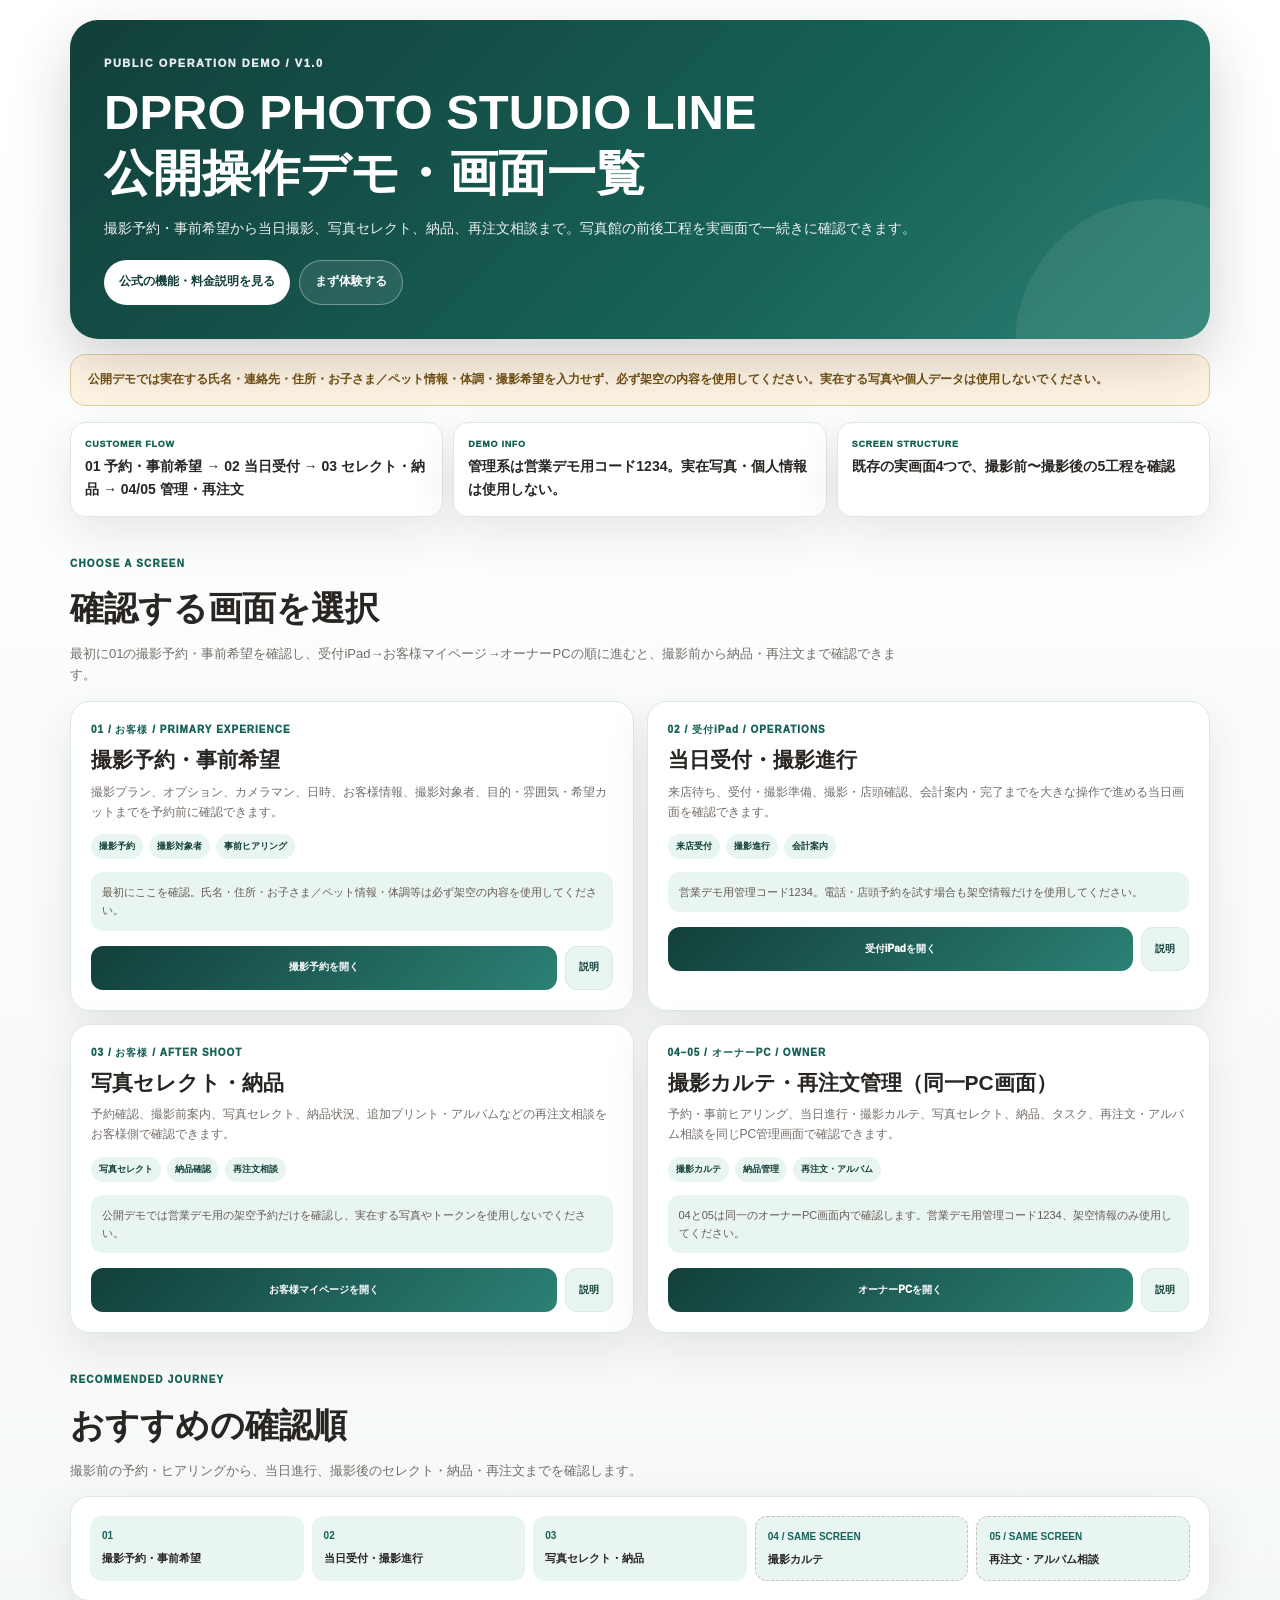
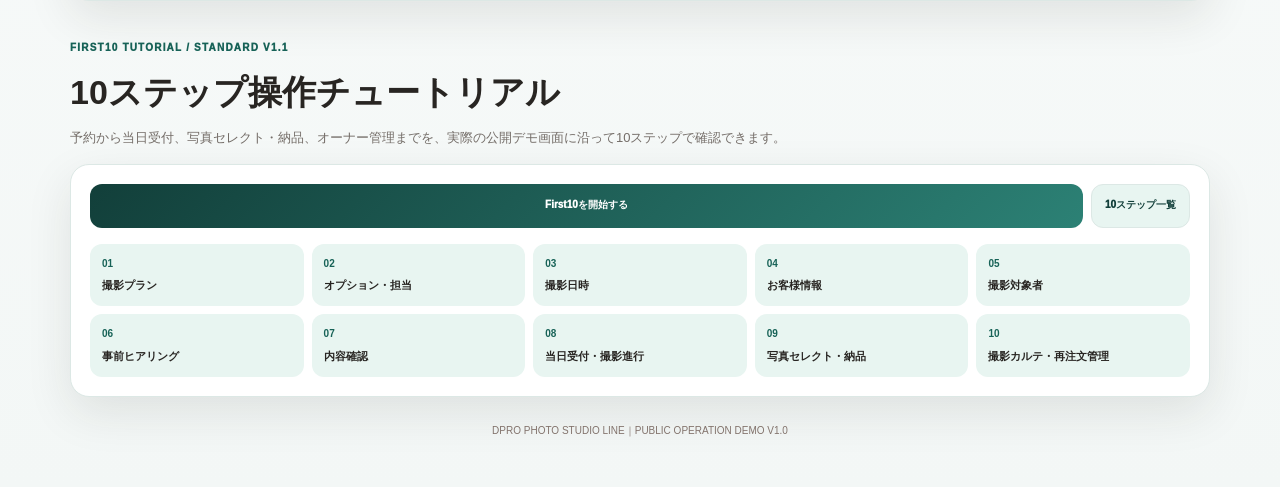
<file: demo-guide.html>
<!doctype html>
<!-- DPRO LIVE DEMO COMMON TEMPLATE V1.0 LOCK / CONFIGURABLE TEMPLATE -->
<html lang="ja">
<head>
<meta charset="utf-8">
<meta name="viewport" content="width=device-width,initial-scale=1,viewport-fit=cover">
<meta name="robots" content="noindex,nofollow,noarchive">
<title id="pageTitle">DPRO 公開操作デモ・画面一覧</title>
<style>
:root{
  --bg:#f3f7f6;--card:#fff;--ink:#282522;--muted:#746d68;--line:#dce8e5;
  --brand:#176257;--deep:#123f3a;--brand2:#2c8175;--soft:#e8f5f1;
  --shadow:0 16px 46px rgba(44,37,32,.10)
}
*{box-sizing:border-box}
html{background:var(--bg);scroll-behavior:smooth}
body{margin:0;min-height:100vh;color:var(--ink);font-family:-apple-system,BlinkMacSystemFont,"Segoe UI","Noto Sans JP","Yu Gothic UI",Meiryo,sans-serif;line-height:1.65;background:linear-gradient(180deg,#fff 0%,var(--bg) 100%)}
a{color:inherit}.page{width:min(1140px,calc(100% - 24px));margin:0 auto;padding:20px 0 48px}
.hero{position:relative;overflow:hidden;padding:34px;border-radius:28px;color:#fff;background:linear-gradient(135deg,var(--deep),var(--brand) 63%,var(--brand2));box-shadow:0 23px 58px rgba(35,30,27,.20)}
.hero:after{content:"";position:absolute;right:-95px;bottom:-150px;width:290px;height:290px;border-radius:50%;background:rgba(255,255,255,.07)}
.kicker{position:relative;z-index:1;font-size:11px;font-weight:1000;letter-spacing:.14em;opacity:.9}
.hero h1{position:relative;z-index:1;margin:10px 0 0;font-size:clamp(28px,5vw,49px);line-height:1.24}
.hero p{position:relative;z-index:1;max-width:830px;margin:13px 0 0;font-size:14px;opacity:.93}
.hero-actions{position:relative;z-index:1;display:flex;gap:9px;flex-wrap:wrap;margin-top:20px}
.button{min-height:45px;display:inline-flex;align-items:center;justify-content:center;padding:9px 15px;border-radius:999px;text-decoration:none;font-size:12px;font-weight:950}
.button-light{color:var(--deep);background:#fff}.button-ghost{color:#fff;border:1px solid rgba(255,255,255,.35);background:rgba(255,255,255,.09)}
.notice{margin-top:15px;padding:15px 17px;border:1px solid #e5cda3;border-radius:15px;background:#fff5e5;color:#725013;font-size:12px;font-weight:760}
.demo-info{margin-top:16px;display:grid;grid-template-columns:repeat(3,minmax(0,1fr));gap:10px}
.demo-info>div{padding:14px;border:1px solid var(--line);border-radius:15px;background:rgba(255,255,255,.96);box-shadow:var(--shadow)}
.demo-info small{display:block;color:var(--brand);font-size:9px;font-weight:1000;letter-spacing:.08em}.demo-info strong{display:block;margin-top:4px;font-size:14px}
.section-head{margin:32px 0 15px}.section-head small{color:var(--brand);font-size:10px;font-weight:1000;letter-spacing:.12em}.section-head h2{margin:5px 0 0;font-size:clamp(23px,4vw,34px)}.section-head p{max-width:840px;margin:7px 0 0;color:var(--muted);font-size:13px}
.grid{display:grid;grid-template-columns:repeat(2,minmax(0,1fr));gap:13px}
.card{min-width:0;padding:20px;border:1px solid var(--line);border-radius:20px;background:rgba(255,255,255,.98);box-shadow:var(--shadow)}
.card-number{color:var(--brand);font-size:10px;font-weight:1000;letter-spacing:.1em}.card h3{margin:7px 0 0;font-size:21px;line-height:1.4}.card p{margin:8px 0 0;color:var(--muted);font-size:12px}
.pills{display:flex;gap:6px;flex-wrap:wrap;margin-top:12px}.pills span{padding:5px 8px;border-radius:999px;background:var(--soft);color:var(--deep);font-size:9px;font-weight:900}
.card-note{margin-top:13px;padding:11px;border-radius:12px;background:var(--soft);color:#675a54;font-size:11px}.card-note b{color:var(--deep)}
.card-actions{display:grid;grid-template-columns:1fr auto;gap:8px;margin-top:15px}
.open,.official{min-height:44px;display:flex;align-items:center;justify-content:center;padding:9px 13px;border-radius:12px;text-decoration:none;font-size:10px;font-weight:950}
.open{color:#fff;background:linear-gradient(135deg,var(--deep),var(--brand2))}.official{color:var(--deep);border:1px solid var(--line);background:var(--soft)}
.flow{margin-top:14px;padding:19px;border:1px solid var(--line);border-radius:19px;background:#fff;box-shadow:var(--shadow)}
.flow-grid{display:grid;grid-template-columns:repeat(var(--flow-cols,5),minmax(0,1fr));gap:8px}
.flow-step{padding:12px;border-radius:12px;background:var(--soft)}.flow-step b{display:block;color:var(--brand);font-size:10px}.flow-step strong{display:block;margin-top:4px;font-size:11px}.flow-step.same{border:1px dashed #cdbfb6}
.footer{margin-top:26px;color:#82736c;font-size:10px;text-align:center}
@media(max-width:900px){.flow-grid{grid-template-columns:repeat(2,minmax(0,1fr))}}
@media(max-width:760px){.hero{padding:25px 20px}.demo-info,.grid,.flow-grid{grid-template-columns:1fr}}
@media(max-width:420px){.page{width:min(100% - 16px,1140px)}.card-actions{grid-template-columns:1fr}}
</style>
</head>
<body>
<main class="page">
<section class="hero">
  <div class="kicker">PUBLIC OPERATION DEMO / V1.0</div>
  <h1 id="heroTitle"></h1>
  <p id="heroCopy"></p>
  <div class="hero-actions">
    <a class="button button-light" id="officialLink">公式の機能・料金説明を見る</a>
    <a class="button button-ghost" id="primaryDemoLink">まず体験する</a>
  </div>
</section>

<div class="notice" id="notice"></div>

<section class="demo-info" id="quickInfo" aria-label="デモ利用情報"></section>

<div class="section-head">
  <small>CHOOSE A SCREEN</small>
  <h2>確認する画面を選択</h2>
  <p id="screenIntro"></p>
</div>

<section class="grid" id="screenGrid"></section>

<div class="section-head">
  <small>RECOMMENDED JOURNEY</small>
  <h2>おすすめの確認順</h2>
  <p id="journeyIntro"></p>
</div>
<section class="flow"><div class="flow-grid" id="flowGrid"></div></section>



<div class="section-head">
  <small>FIRST10 TUTORIAL / STANDARD V1.1</small>
  <h2>10ステップ操作チュートリアル</h2>
  <p>予約から当日受付、写真セレクト・納品、オーナー管理までを、実際の公開デモ画面に沿って10ステップで確認できます。</p>
</div>
<section class="flow" aria-label="10ステップ操作チュートリアル">
  <div class="card-actions" style="margin-top:0;margin-bottom:16px">
    <a class="open" href="./index.html?demo=1&tutorial=1" id="tutorialStartLink">First10を開始する</a>
    <a class="official" href="#tutorialFirst10">10ステップ一覧</a>
  </div>
  <div class="flow-grid" id="tutorialFirst10" aria-label="First10操作ガイド"></div>
</section>

<div class="footer" id="footer"></div>
</main>

<script>
/*
  DPRO LIVE DEMO COMMON TEMPLATE V1.0
  ------------------------------------------------------------
  変更してよいのは CONFIG の値とCSS変数のブランド色のみ。
  DOM骨格・セクション順・公開注意・CHOOSE A SCREEN・
  RECOMMENDED JOURNEYはCOMMON TEMPLATE V1.0 LOCK対象。
*/
const CONFIG = {
  "systemName": "DPRO PHOTO STUDIO LINE",
  "pageTitle": "DPRO PHOTO STUDIO LINE｜公開操作デモ・画面一覧",
  "heroCopy": "撮影予約・事前希望から当日撮影、写真セレクト、納品、再注文相談まで。写真館の前後工程を実画面で一続きに確認できます。",
  "officialUrl": "https://dpromstk2000-lab.github.io/dpro-line-systems-site/lp-photo.html",
  "primaryDemoUrl": "https://dpromstk2000-lab.github.io/dpro-photo-studio-line/index.html",
  "notice": "公開デモでは実在する氏名・連絡先・住所・お子さま／ペット情報・体調・撮影希望を入力せず、必ず架空の内容を使用してください。実在する写真や個人データは使用しないでください。",
  "screenIntro": "最初に01の撮影予約・事前希望を確認し、受付iPad→お客様マイページ→オーナーPCの順に進むと、撮影前から納品・再注文まで確認できます。",
  "journeyIntro": "撮影前の予約・ヒアリングから、当日進行、撮影後のセレクト・納品・再注文までを確認します。",
  "adminCode": "",
  "quickInfo": [
    {
      "label": "CUSTOMER FLOW",
      "text": "01 予約・事前希望 → 02 当日受付 → 03 セレクト・納品 → 04/05 管理・再注文"
    },
    {
      "label": "DEMO INFO",
      "text": "管理系は営業デモ用コード1234。実在写真・個人情報は使用しない。"
    },
    {
      "label": "SCREEN STRUCTURE",
      "text": "既存の実画面4つで、撮影前〜撮影後の5工程を確認"
    }
  ],
  "screens": [
    {
      "step": "01 / お客様 / PRIMARY EXPERIENCE",
      "title": "撮影予約・事前希望",
      "description": "撮影プラン、オプション、カメラマン、日時、お客様情報、撮影対象者、目的・雰囲気・希望カットまでを予約前に確認できます。",
      "tags": [
        "撮影予約",
        "撮影対象者",
        "事前ヒアリング"
      ],
      "note": "最初にここを確認。氏名・住所・お子さま／ペット情報・体調等は必ず架空の内容を使用してください。",
      "url": "https://dpromstk2000-lab.github.io/dpro-photo-studio-line/index.html",
      "cta": "撮影予約を開く",
      "officialUrl": "https://dpromstk2000-lab.github.io/dpro-line-systems-site/lp-photo.html"
    },
    {
      "step": "02 / 受付iPad / OPERATIONS",
      "title": "当日受付・撮影進行",
      "description": "来店待ち、受付・撮影準備、撮影・店頭確認、会計案内・完了までを大きな操作で進める当日画面を確認できます。",
      "tags": [
        "来店受付",
        "撮影進行",
        "会計案内"
      ],
      "note": "営業デモ用管理コード1234。電話・店頭予約を試す場合も架空情報だけを使用してください。",
      "url": "https://dpromstk2000-lab.github.io/dpro-photo-studio-line/owner-ipad.html?demo=1",
      "cta": "受付iPadを開く",
      "officialUrl": "https://dpromstk2000-lab.github.io/dpro-line-systems-site/lp-photo.html"
    },
    {
      "step": "03 / お客様 / AFTER SHOOT",
      "title": "写真セレクト・納品",
      "description": "予約確認、撮影前案内、写真セレクト、納品状況、追加プリント・アルバムなどの再注文相談をお客様側で確認できます。",
      "tags": [
        "写真セレクト",
        "納品確認",
        "再注文相談"
      ],
      "note": "公開デモでは営業デモ用の架空予約だけを確認し、実在する写真やトークンを使用しないでください。",
      "url": "https://dpromstk2000-lab.github.io/dpro-photo-studio-line/member.html?demo=1",
      "cta": "お客様マイページを開く",
      "officialUrl": "https://dpromstk2000-lab.github.io/dpro-line-systems-site/lp-photo.html"
    },
    {
      "step": "04–05 / オーナーPC / OWNER",
      "title": "撮影カルテ・再注文管理（同一PC画面）",
      "description": "予約・事前ヒアリング、当日進行・撮影カルテ、写真セレクト、納品、タスク、再注文・アルバム相談を同じPC管理画面で確認できます。",
      "tags": [
        "撮影カルテ",
        "納品管理",
        "再注文・アルバム"
      ],
      "note": "04と05は同一のオーナーPC画面内で確認します。営業デモ用管理コード1234、架空情報のみ使用してください。",
      "url": "https://dpromstk2000-lab.github.io/dpro-photo-studio-line/owner.html?demo=1",
      "cta": "オーナーPCを開く",
      "officialUrl": "https://dpromstk2000-lab.github.io/dpro-line-systems-site/lp-photo.html"
    }
  ],
  "journey": [
    {
      "step": "01",
      "text": "撮影予約・事前希望"
    },
    {
      "step": "02",
      "text": "当日受付・撮影進行"
    },
    {
      "step": "03",
      "text": "写真セレクト・納品"
    },
    {
      "step": "04",
      "text": "撮影カルテ",
      "sameScreen": true
    },
    {
      "step": "05",
      "text": "再注文・アルバム相談",
      "sameScreen": true
    }
  ]
};

document.documentElement.style.setProperty("--flow-cols", String(Math.min(CONFIG.journey.length, 7)));
document.title = CONFIG.pageTitle;
document.getElementById("heroTitle").innerHTML = `${CONFIG.systemName}<br>公開操作デモ・画面一覧`;
document.getElementById("heroCopy").textContent = CONFIG.heroCopy;
document.getElementById("officialLink").href = CONFIG.officialUrl;
document.getElementById("primaryDemoLink").href = CONFIG.primaryDemoUrl;
document.getElementById("notice").textContent = CONFIG.notice;
document.getElementById("screenIntro").textContent = CONFIG.screenIntro;
document.getElementById("journeyIntro").textContent = CONFIG.journeyIntro;
document.getElementById("footer").textContent = `${CONFIG.systemName}｜PUBLIC OPERATION DEMO V1.0`;

document.getElementById("quickInfo").innerHTML = CONFIG.quickInfo.map(x =>
  `<div><small>${x.label}</small><strong>${x.text}</strong></div>`
).join("");

document.getElementById("screenGrid").innerHTML = CONFIG.screens.map(x => `
  <article class="card">
    <div class="card-number">${x.step}</div>
    <h3>${x.title}</h3>
    <p>${x.description}</p>
    <div class="pills">${x.tags.map(t => `<span>${t}</span>`).join("")}</div>
    <div class="card-note">${x.note}</div>
    <div class="card-actions">
      <a class="open" href="${x.url}">${x.cta}</a>
      <a class="official" href="${x.officialUrl}">説明</a>
    </div>
  </article>
`).join("");

document.getElementById("flowGrid").innerHTML = CONFIG.journey.map(x => `
  <div class="flow-step${x.sameScreen ? " same" : ""}">
    <b>${x.step}${x.sameScreen ? " / SAME SCREEN" : ""}</b>
    <strong>${x.text}</strong>
  </div>
`).join("");
</script>

<script src="./tutorial-data.js?v=DPRO-TUTORIAL-PHOTO-V1.1-R4-20260828"></script>
<script>
(() => {
  const data = window.DPRO_PHOTO_TUTORIAL_V11;
  const host = document.getElementById("tutorialFirst10");
  if (!data || !host || data.steps.length !== 10) return;
  host.innerHTML = data.steps.map(step => `<div class="flow-step"><b>${String(step.step).padStart(2,"0")}</b><strong>${step.title}</strong></div>`).join("");
})();
</script>

</body>
</html>
</file>
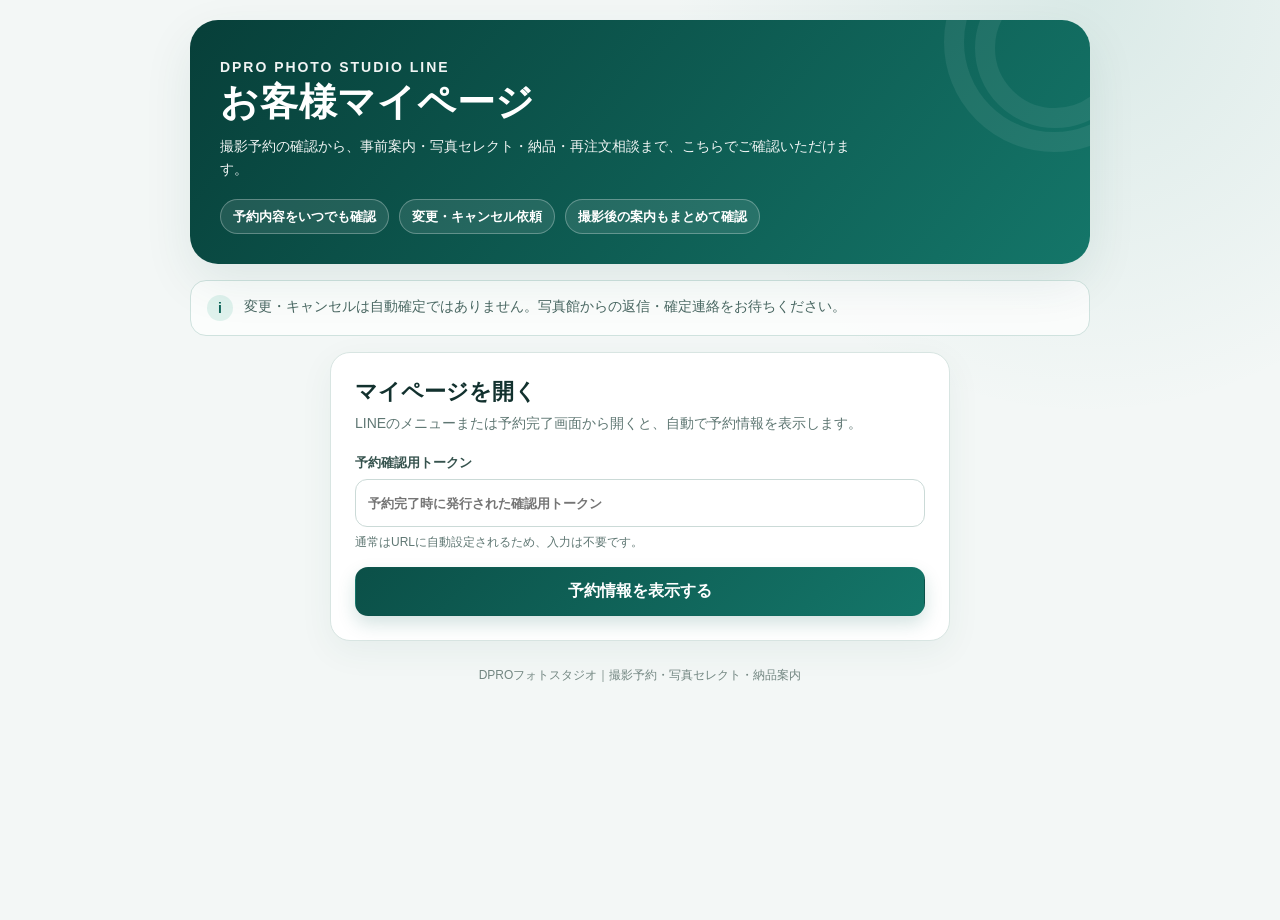
<file: member.html>
<!DOCTYPE html>
<html lang="ja">
<head>
  <meta charset="UTF-8" />
  <meta name="viewport" content="width=device-width, initial-scale=1, viewport-fit=cover" />
  <meta name="robots" content="noindex, nofollow" />
  <meta name="referrer" content="no-referrer" />
  <meta name="theme-color" content="#0f5d53" />
  <meta name="description" content="DPROフォトスタジオ お客様マイページ。撮影予約、事前案内、写真セレクト、納品状況、再注文相談を確認できます。" />
  <title>DPROフォトスタジオ｜お客様マイページ</title>
  <!-- Version: STUDIO-11-MEMBER-FINAL-INTEGRATION-20260715 -->
  <script src="./config.js?v=DPRO-TUTORIAL-PHOTO-V1.1-20260828"></script>
  <style>
    :root {
      --green-950: #073f39;
      --green-900: #0b5048;
      --green-800: #0f665a;
      --green-700: #147669;
      --green-600: #218b7b;
      --green-100: #dff2ed;
      --green-050: #edf8f5;
      --ink: #12312e;
      --muted: #5f7773;
      --line: #d8e5e2;
      --surface: #ffffff;
      --canvas: #f3f7f6;
      --amber: #a86500;
      --amber-bg: #fff5dc;
      --red: #a53434;
      --red-bg: #fff0f0;
      --blue: #245b87;
      --blue-bg: #edf5ff;
      --shadow: 0 18px 50px rgba(13, 74, 66, 0.09);
      --radius-xl: 28px;
      --radius-lg: 20px;
      --radius-md: 14px;
    }

    * { box-sizing: border-box; }
    [hidden] { display: none !important; }
    html { scroll-behavior: smooth; }
    body {
      margin: 0;
      min-height: 100vh;
      color: var(--ink);
      background:
        radial-gradient(circle at 85% 0%, rgba(37, 139, 123, 0.12), transparent 26rem),
        var(--canvas);
      font-family: -apple-system, BlinkMacSystemFont, "Segoe UI", "Hiragino Kaku Gothic ProN", "Yu Gothic", Meiryo, sans-serif;
      line-height: 1.65;
      -webkit-font-smoothing: antialiased;
    }

    button, input, textarea, select { font: inherit; }
    button, a { -webkit-tap-highlight-color: transparent; }
    button { cursor: pointer; }
    a { color: inherit; }

    .page {
      width: min(900px, calc(100% - 28px));
      margin: 20px auto 60px;
    }

    .hero {
      position: relative;
      overflow: hidden;
      padding: 28px 30px 30px;
      color: #fff;
      border-radius: var(--radius-xl);
      background: linear-gradient(130deg, var(--green-950), var(--green-700));
      box-shadow: var(--shadow);
    }
    .hero::before,
    .hero::after {
      content: "";
      position: absolute;
      border-radius: 999px;
      border: 20px solid rgba(255,255,255,.07);
      pointer-events: none;
    }
    .hero::before { width: 180px; height: 180px; right: -74px; top: -88px; }
    .hero::after { width: 120px; height: 120px; right: -45px; top: -52px; }
    .eyebrow { margin: 0 0 4px; font-size: 12px; font-weight: 900; letter-spacing: .14em; }
    .hero h1 { margin: 0; font-size: clamp(27px, 5vw, 38px); line-height: 1.25; letter-spacing: .02em; }
    .hero p { margin: 8px 0 0; max-width: 650px; font-size: 14px; opacity: .94; }
    .hero-actions { display: flex; gap: 10px; flex-wrap: wrap; margin-top: 18px; }

    .pill {
      display: inline-flex;
      align-items: center;
      gap: 6px;
      min-height: 34px;
      padding: 6px 12px;
      border-radius: 999px;
      border: 1px solid rgba(255,255,255,.28);
      background: rgba(255,255,255,.10);
      font-size: 13px;
      font-weight: 800;
    }

    .notice {
      display: flex;
      align-items: flex-start;
      gap: 11px;
      margin: 16px 0;
      padding: 14px 16px;
      border: 1px solid #cfe2de;
      border-radius: 16px;
      background: rgba(255,255,255,.72);
      color: #496762;
      font-size: 14px;
    }
    .notice .icon {
      display: grid;
      flex: 0 0 26px;
      width: 26px;
      height: 26px;
      place-items: center;
      border-radius: 50%;
      color: var(--green-800);
      background: var(--green-100);
      font-weight: 900;
    }

    .card {
      margin-top: 16px;
      padding: 24px;
      border: 1px solid var(--line);
      border-radius: var(--radius-lg);
      background: var(--surface);
      box-shadow: 0 10px 35px rgba(23, 77, 70, 0.06);
    }
    .card-title-row { display: flex; align-items: flex-start; justify-content: space-between; gap: 14px; }
    .card h2 { margin: 0; font-size: 22px; line-height: 1.35; }
    .card h3 { margin: 0; font-size: 18px; }
    .subtext { margin: 5px 0 0; color: var(--muted); font-size: 14px; }

    .btn {
      display: inline-flex;
      align-items: center;
      justify-content: center;
      gap: 7px;
      min-height: 46px;
      padding: 10px 17px;
      border: 1px solid transparent;
      border-radius: 13px;
      text-decoration: none;
      font-weight: 850;
      transition: transform .12s ease, opacity .12s ease, box-shadow .12s ease;
    }
    .btn:hover { transform: translateY(-1px); }
    .btn:disabled { cursor: not-allowed; transform: none; opacity: .55; }
    .btn-primary { color: #fff; background: linear-gradient(135deg, var(--green-900), var(--green-700)); box-shadow: 0 8px 18px rgba(15, 102, 90, .18); }
    .btn-secondary { color: var(--green-900); border-color: #bcd8d2; background: var(--green-050); }
    .btn-neutral { color: var(--ink); border-color: var(--line); background: #fff; }
    .btn-danger { color: var(--red); border-color: #efc5c5; background: var(--red-bg); }
    .btn-small { min-height: 38px; padding: 7px 12px; border-radius: 11px; font-size: 13px; }
    .btn-wide { width: 100%; }

    .access-panel.resolved { padding: 14px 18px; }
    .access-resolved {
      display: flex;
      justify-content: flex-end;
      align-items: center;
    }
    .access-resolved[hidden] { display: none; }

    .profile-card {
      display: grid;
      grid-template-columns: 1fr auto;
      gap: 14px;
      align-items: center;
    }
    .profile-name { margin: 0; font-size: 23px; font-weight: 900; }
    .profile-meta { margin-top: 5px; color: var(--muted); font-size: 14px; }
    .profile-tags { display: flex; flex-wrap: wrap; gap: 7px; margin-top: 12px; }
    .tag {
      display: inline-flex;
      align-items: center;
      min-height: 29px;
      padding: 4px 9px;
      border-radius: 999px;
      background: #eef5f3;
      color: #41655f;
      font-size: 12px;
      font-weight: 800;
    }

    /* DPRO-PHOTO-MEMBER-AUTH-DRAFT-TABS-R2-20261010 */
    .tabs-wrap {
      position: static;
      top: auto;
      z-index: auto;
      margin: 16px 0 0;
      padding: 8px;
      border: 1px solid var(--line);
      border-radius: 16px;
      background: rgba(255,255,255,.92);
      box-shadow: 0 9px 26px rgba(12, 72, 64, .08);
      backdrop-filter: blur(12px);
    }
    .tabs { display: grid; grid-template-columns: repeat(4, 1fr); gap: 7px; }
    .tab {
      min-height: 44px;
      padding: 8px 6px;
      border: 0;
      border-radius: 11px;
      background: transparent;
      color: #58736f;
      font-size: 13px;
      font-weight: 850;
    }
    .tab.active { color: #fff; background: var(--green-800); }

    .section { display: none; }
    .section.active { display: block; animation: fade .16s ease; }
    @keyframes fade { from { opacity: .4; transform: translateY(4px); } to { opacity: 1; transform: none; } }

    .summary-grid {
      display: grid;
      grid-template-columns: repeat(4, minmax(0, 1fr));
      gap: 10px;
      margin-top: 17px;
    }
    .summary-box {
      padding: 14px;
      border: 1px solid var(--line);
      border-radius: 14px;
      background: #f8fbfa;
    }
    .summary-box span { display: block; color: var(--muted); font-size: 12px; font-weight: 750; }
    .summary-box strong { display: block; margin-top: 3px; font-size: 18px; }

    .reservation-list { display: grid; gap: 14px; margin-top: 18px; }
    .reservation-card {
      overflow: hidden;
      border: 1px solid var(--line);
      border-radius: 18px;
      background: #fff;
    }
    .reservation-card.is-selected { border-color: var(--green-600); box-shadow: 0 0 0 3px rgba(33, 139, 123, .09); }
    .reservation-head {
      display: grid;
      grid-template-columns: auto 1fr auto;
      gap: 13px;
      align-items: center;
      padding: 17px;
      cursor: pointer;
    }
    .date-box {
      display: grid;
      width: 62px;
      min-height: 62px;
      place-items: center;
      border-radius: 15px;
      background: var(--green-050);
      color: var(--green-900);
      line-height: 1.12;
      text-align: center;
    }
    .date-box small { font-size: 11px; font-weight: 800; }
    .date-box strong { font-size: 22px; }
    .reservation-main strong { display: block; font-size: 17px; }
    .reservation-main p { margin: 2px 0 0; color: var(--muted); font-size: 13px; }
    .status-badge {
      display: inline-flex;
      align-items: center;
      min-height: 30px;
      padding: 4px 9px;
      border-radius: 999px;
      background: var(--green-100);
      color: var(--green-900);
      font-size: 12px;
      font-weight: 900;
      white-space: nowrap;
    }
    .status-badge.warn { color: var(--amber); background: var(--amber-bg); }
    .status-badge.danger { color: var(--red); background: var(--red-bg); }
    .status-badge.info { color: var(--blue); background: var(--blue-bg); }
    .reservation-detail { display: none; padding: 0 17px 18px; }
    .reservation-card.open .reservation-detail { display: block; }

    .detail-grid {
      display: grid;
      grid-template-columns: repeat(2, minmax(0,1fr));
      gap: 9px;
      margin-top: 10px;
    }
    .detail-item {
      padding: 11px 12px;
      border-radius: 12px;
      background: #f6faf9;
    }
    .detail-item span { display: block; color: var(--muted); font-size: 12px; font-weight: 750; }
    .detail-item strong, .detail-item p { margin: 3px 0 0; font-size: 14px; overflow-wrap: anywhere; }
    .detail-item.full { grid-column: 1 / -1; }

    .action-row { display: flex; flex-wrap: wrap; gap: 9px; margin-top: 15px; }
    .info-panel {
      margin-top: 14px;
      padding: 15px;
      border-radius: 15px;
      background: var(--green-050);
      border: 1px solid #cce4df;
    }
    .info-panel.amber { background: var(--amber-bg); border-color: #efdbad; }
    .info-panel.blue { background: var(--blue-bg); border-color: #cbdff1; }
    .info-panel h4 { margin: 0; font-size: 15px; }
    .info-panel p { margin: 5px 0 0; color: #536e69; font-size: 13px; white-space: pre-line; }

    .timeline { display: grid; grid-template-columns: repeat(4, 1fr); gap: 6px; margin-top: 16px; }
    .timeline-step { position: relative; padding-top: 27px; text-align: center; color: #82918f; font-size: 11px; font-weight: 800; }
    .timeline-step::before {
      content: "";
      position: absolute;
      top: 6px;
      left: 50%;
      z-index: 2;
      width: 15px;
      height: 15px;
      transform: translateX(-50%);
      border: 3px solid #dce6e4;
      border-radius: 50%;
      background: #fff;
    }
    .timeline-step::after {
      content: "";
      position: absolute;
      top: 13px;
      right: 50%;
      width: 100%;
      height: 3px;
      background: #dce6e4;
    }
    .timeline-step:first-child::after { display: none; }
    .timeline-step.done { color: var(--green-900); }
    .timeline-step.done::before { border-color: var(--green-700); background: var(--green-700); }
    .timeline-step.done::after { background: var(--green-700); }
    .timeline-step.current::before { box-shadow: 0 0 0 5px rgba(33,139,123,.14); }

    .empty {
      padding: 34px 18px;
      border: 1px dashed #c8dad6;
      border-radius: 16px;
      color: var(--muted);
      text-align: center;
      background: #fbfdfd;
    }
    .empty strong { display: block; color: var(--ink); font-size: 17px; }
    .empty p { margin: 6px 0 0; font-size: 14px; }

    .access-panel { max-width: 620px; margin: 16px auto 0; }
    .form-grid { display: grid; gap: 14px; margin-top: 17px; }
    label { display: grid; gap: 6px; color: #36534e; font-size: 13px; font-weight: 800; }
    input, textarea, select {
      width: 100%;
      border: 1px solid #cbdad7;
      border-radius: 12px;
      background: #fff;
      color: var(--ink);
      outline: none;
      transition: border-color .15s, box-shadow .15s;
    }
    input, select { min-height: 48px; padding: 10px 12px; }
    textarea { min-height: 122px; padding: 12px; resize: vertical; }
    input:focus, textarea:focus, select:focus { border-color: var(--green-600); box-shadow: 0 0 0 4px rgba(33,139,123,.10); }
    .help { margin: 0; color: var(--muted); font-size: 12px; font-weight: 500; }

    .demo-switcher {
      display: none;
      margin-top: 12px;
      padding: 13px;
      border: 1px solid #e3cf9f;
      border-radius: 15px;
      background: #fff8e8;
    }
    .demo-switcher.show { display: block; }
    .demo-switcher strong { font-size: 13px; color: #755016; }
    .demo-buttons { display: flex; flex-wrap: wrap; gap: 7px; margin-top: 9px; }

    .modal-backdrop {
      position: fixed;
      inset: 0;
      z-index: 100;
      display: none;
      align-items: flex-end;
      justify-content: center;
      padding: 18px;
      background: rgba(4, 34, 30, .54);
    }
    .modal-backdrop.open { display: flex; }
    .modal {
      width: min(620px, 100%);
      max-height: min(86vh, 760px);
      overflow: auto;
      padding: 22px;
      border-radius: 22px;
      background: #fff;
      box-shadow: 0 25px 70px rgba(0,0,0,.24);
    }
    .modal-header { display: flex; align-items: flex-start; justify-content: space-between; gap: 12px; }
    .modal-header h3 { margin: 0; font-size: 21px; }
    .close-btn { width: 38px; height: 38px; border: 1px solid var(--line); border-radius: 11px; background: #fff; font-size: 19px; }
    .modal-actions { display: grid; grid-template-columns: 1fr 1fr; gap: 9px; margin-top: 17px; }

    .toast {
      position: fixed;
      left: 50%;
      bottom: max(20px, env(safe-area-inset-bottom));
      z-index: 200;
      width: min(520px, calc(100% - 30px));
      padding: 14px 16px;
      transform: translate(-50%, 30px);
      border-radius: 14px;
      color: #fff;
      background: #163e39;
      box-shadow: 0 14px 36px rgba(0,0,0,.2);
      opacity: 0;
      pointer-events: none;
      transition: .22s ease;
      font-size: 14px;
      font-weight: 750;
      text-align: center;
    }
    .toast.show { transform: translate(-50%, 0); opacity: 1; }
    .toast.error { background: #8d3131; }

    .loading-overlay {
      position: fixed;
      inset: 0;
      z-index: 160;
      display: none;
      place-items: center;
      background: rgba(243,247,246,.78);
      backdrop-filter: blur(3px);
    }
    .loading-overlay.show { display: grid; }
    .loading-box { padding: 19px 24px; border: 1px solid var(--line); border-radius: 17px; background: #fff; box-shadow: var(--shadow); font-weight: 850; }
    .spinner { display: inline-block; width: 18px; height: 18px; margin-right: 8px; vertical-align: -4px; border: 3px solid #cde2dd; border-top-color: var(--green-800); border-radius: 50%; animation: spin .75s linear infinite; }
    @keyframes spin { to { transform: rotate(360deg); } }

    footer { padding: 25px 8px 0; color: #728681; font-size: 12px; text-align: center; }

    @media (max-width: 720px) {
      .page { width: min(100% - 18px, 900px); margin-top: 10px; }
      .hero { padding: 23px 20px 24px; border-radius: 22px; }
      .card { padding: 18px; border-radius: 18px; }
      .tabs-wrap { top: auto; }
      .tabs { grid-template-columns: repeat(2, 1fr); }
      .summary-grid { grid-template-columns: 1fr 1fr; }
      .profile-card { grid-template-columns: 1fr; }
      .reservation-head { grid-template-columns: auto 1fr; }
      .reservation-head .status-badge { grid-column: 2; justify-self: start; }
      .detail-grid { grid-template-columns: 1fr; }
      .detail-item.full { grid-column: auto; }
      .timeline { gap: 1px; }
      .timeline-step { font-size: 10px; }
      .modal-actions { grid-template-columns: 1fr; }
    }

    @media (max-width: 420px) {
      .hero h1 { font-size: 27px; }
      .summary-grid { grid-template-columns: 1fr; }
      .reservation-head { padding: 14px; gap: 10px; }
      .date-box { width: 55px; min-height: 58px; }
      .action-row .btn { width: 100%; }
    }
  </style>
</head>
<body>
  <main class="page">
    <header class="hero">
      <p class="eyebrow">DPRO PHOTO STUDIO LINE</p>
      <h1>お客様マイページ</h1>
      <p>撮影予約の確認から、事前案内・写真セレクト・納品・再注文相談まで、こちらでご確認いただけます。</p>
      <div class="hero-actions">
        <span class="pill">予約内容をいつでも確認</span>
        <span class="pill">変更・キャンセル依頼</span>
        <span class="pill">撮影後の案内もまとめて確認</span>
      </div>
    </header>

    <div class="notice">
      <span class="icon">i</span>
      <div>変更・キャンセルは自動確定ではありません。写真館からの返信・確定連絡をお待ちください。</div>
    </div>

    <section id="accessSection" class="card access-panel">
      <div id="accessIntro" class="card-title-row" aria-live="polite">
        <div>
          <h2>マイページを開く</h2>
          <p class="subtext">LINEのメニューまたは予約完了画面から開くと、自動で予約情報を表示します。</p>
        </div>
      </div>
      <div id="accessMissing" class="form-grid" aria-label="予約確認用トークン入力">
        <label>
          予約確認用トークン
          <input id="publicTokenInput" type="text" autocomplete="off" placeholder="予約完了時に発行された確認用トークン" />
          <span class="help">通常はURLに自動設定されるため、入力は不要です。</span>
        </label>
        <button id="openMemberButton" class="btn btn-primary btn-wide" type="button">予約情報を表示する</button>
      </div>
      <div id="accessResolved" class="access-resolved" aria-label="別の予約を確認" hidden>
        <button id="anotherReservationButton" class="btn btn-neutral btn-small" type="button">別の予約を確認する</button>
      </div>
      <div id="demoSwitcher" class="demo-switcher">
        <strong>営業デモ表示を切り替える</strong>
        <div class="demo-buttons">
          <button class="btn btn-small btn-neutral demo-person" data-line-id="demo_photo_line_001" type="button">佐藤 美咲｜撮影前</button>
          <button class="btn btn-small btn-neutral demo-person" data-line-id="demo_photo_line_002" type="button">田中 太郎｜セレクト</button>
          <button class="btn btn-small btn-neutral demo-person" data-line-id="demo_photo_line_003" type="button">山本 花｜納品状況</button>
          <button class="btn btn-small btn-neutral demo-person" data-line-id="demo_photo_line_999" type="button" disabled title="LINE再紐付け検証済みのため旧IDからは切替できません">テスト顧客｜再紐付け済（切替不可）</button>
        </div>
      </div>
    </section>

    <div id="memberArea" hidden>
      <section class="card profile-card">
        <div>
          <p id="profileName" class="profile-name">—</p>
          <div id="profileMeta" class="profile-meta"></div>
          <div id="profileTags" class="profile-tags"></div>
        </div>
        <a class="btn btn-primary" href="./index.html">新しく撮影を予約する</a>
      </section>

      <nav class="tabs-wrap" aria-label="マイページメニュー">
        <div class="tabs">
          <button class="tab active" data-section="reservations" type="button">予約一覧</button>
          <button class="tab" data-section="preparation" type="button">撮影前の確認</button>
          <button class="tab" data-section="selection" type="button">写真セレクト</button>
          <button class="tab" data-section="delivery" type="button">納品・再注文</button>
        </div>
      </nav>

      <section id="section-reservations" class="section active">
        <div class="card">
          <div class="card-title-row">
            <div>
              <h2>撮影予約</h2>
              <p class="subtext">予約カードを押すと、詳細と手続きボタンを表示します。</p>
            </div>
            <button id="refreshButton" class="btn btn-neutral btn-small" type="button">更新</button>
          </div>
          <div id="reservationSummary" class="summary-grid"></div>
          <div id="reservationList" class="reservation-list"></div>
        </div>
      </section>

      <section id="section-preparation" class="section">
        <div class="card">
          <h2>撮影前の確認</h2>
          <p class="subtext">これから撮影する予約の持ち物やご希望内容を確認できます。</p>
          <div id="preparationList" class="reservation-list"></div>
        </div>
      </section>

      <section id="section-selection" class="section">
        <div class="card">
          <h2>写真セレクト</h2>
          <p class="subtext">写真館からセレクト案内が届くと、こちらから確認できます。</p>
          <div id="selectionList" class="reservation-list"></div>
        </div>
      </section>

      <section id="section-delivery" class="section">
        <div class="card">
          <h2>納品・再注文</h2>
          <p class="subtext">納品状況の確認、追加プリントやアルバムの相談ができます。</p>
          <div id="deliveryList" class="reservation-list"></div>
          <div class="info-panel blue">
            <h4>過去の予約からもお問い合わせできます</h4>
            <p>撮影完了前は各予約の「この予約について問い合わせる」からご相談ください。撮影完了後は追加プリント・アルバムなどの再注文相談もご利用いただけます。</p>
          </div>
        </div>
      </section>
    </div>

    <footer id="footerText">DPROフォトスタジオ</footer>
  </main>

  <div id="requestModal" class="modal-backdrop" role="dialog" aria-modal="true" aria-labelledby="requestModalTitle">
    <div class="modal">
      <div class="modal-header">
        <div>
          <h3 id="requestModalTitle">ご希望を送信</h3>
          <p id="requestModalLead" class="subtext"></p>
        </div>
        <button class="close-btn" data-close-modal type="button" aria-label="閉じる">×</button>
      </div>
      <div class="form-grid">
        <label id="requestTypeField" hidden>
          相談内容
          <select id="requestTypeSelect">
            <option value="print_addition">プリント追加</option>
            <option value="family_delivery">ご家族分追加</option>
            <option value="album">アルバム相談</option>
            <option value="mount">台紙相談</option>
            <option value="data_addition">データ追加</option>
            <option value="size_change">サイズ変更</option>
            <option value="other">その他</option>
          </select>
        </label>
        <label>
          <span id="requestNoteLabel">内容</span>
          <textarea id="requestNote" maxlength="3000" placeholder="ご希望の内容を具体的にご入力ください。"></textarea>
          <span class="help">写真館で確認後、LINEまたはお電話でご連絡します。</span>
        </label>
      </div>
      <div class="modal-actions">
        <button class="btn btn-neutral" data-close-modal type="button">戻る</button>
        <button id="submitRequestButton" class="btn btn-primary" type="button" disabled>送信する</button>
      </div>
    </div>
  </div>

  <div id="loadingOverlay" class="loading-overlay"><div class="loading-box"><span class="spinner"></span><span id="loadingText">読み込み中です</span></div></div>
  <div id="toast" class="toast" role="status" aria-live="polite"></div>

  <script>
    (() => {
      "use strict";

      const VERSION = "STUDIO-11-MEMBER-FINAL-INTEGRATION-20260715";
      const C = window.DPRO_STUDIO;
      if (!C) {
        document.body.innerHTML = '<main style="padding:24px;font-family:sans-serif"><h1>共通設定を読み込めませんでした</h1><p>config.jsの配置を確認してください。</p></main>';
        return;
      }

      const state = {
        lookup: { line_user_id: "", public_token: "" },
        customer: null,
        profile: null,
        reservations: [],
        selectedReservationId: "",
        activeSection: "reservations",
        modalMode: "",
        modalReservation: null,
        busy: false,
        requestSubmitting: false, // R15: prevent identity or modal switching during member request sends.
        memberLoadSeq: 0, // R14: previous member loads never overwrite a new identity.
        refreshFeedbackSeq: 0, // R17: old refresh status timers cannot overwrite new status.
        loadedLookup: null, // Only used in memory; no token or ID is written to test artifacts.
      };

      const $ = (selector, root = document) => root.querySelector(selector);
      const $$ = (selector, root = document) => Array.from(root.querySelectorAll(selector));
      const escape = C.escapeHtml;

      const els = {
        accessSection: $("#accessSection"),
        accessIntro: $("#accessIntro"),
        accessMissing: $("#accessMissing"),
        accessResolved: $("#accessResolved"),
        publicTokenInput: $("#publicTokenInput"),
        openMemberButton: $("#openMemberButton"),
        anotherReservationButton: $("#anotherReservationButton"),
        demoSwitcher: $("#demoSwitcher"),
        memberArea: $("#memberArea"),
        profileName: $("#profileName"),
        profileMeta: $("#profileMeta"),
        profileTags: $("#profileTags"),
        footerText: $("#footerText"),
        reservationSummary: $("#reservationSummary"),
        reservationList: $("#reservationList"),
        preparationList: $("#preparationList"),
        selectionList: $("#selectionList"),
        deliveryList: $("#deliveryList"),
        refreshButton: $("#refreshButton"),
        requestModal: $("#requestModal"),
        requestModalTitle: $("#requestModalTitle"),
        requestModalLead: $("#requestModalLead"),
        requestTypeField: $("#requestTypeField"),
        requestTypeSelect: $("#requestTypeSelect"),
        requestNoteLabel: $("#requestNoteLabel"),
        requestNote: $("#requestNote"),
        submitRequestButton: $("#submitRequestButton"),
        loadingOverlay: $("#loadingOverlay"),
        loadingText: $("#loadingText"),
        toast: $("#toast"),
      };

      function setLoading(show, text = "読み込み中です") {
        state.busy = show;
        els.loadingText.textContent = text;
        els.loadingOverlay.classList.toggle("show", show);
      }

      let toastTimer = null;
      function showToast(message, type = "success") {
        clearTimeout(toastTimer);
        els.toast.textContent = message;
        els.toast.classList.toggle("error", type === "error");
        els.toast.classList.add("show");
        toastTimer = setTimeout(() => els.toast.classList.remove("show"), 3600);
      }

      function errorMessage(error) {
        return error?.message || "処理に失敗しました。もう一度お試しください。";
      }

      function isUpcoming(reservation) {
        const time = new Date(reservation.start_at).getTime();
        return Number.isFinite(time) && time >= Date.now() - 60 * 60 * 1000 && !["cancelled", "no_show"].includes(reservation.reservation_status);
      }

      function isPast(reservation) {
        const time = new Date(reservation.end_at || reservation.start_at).getTime();
        return Number.isFinite(time) && time < Date.now();
      }

      function canRequestChange(reservation) {
        return isUpcoming(reservation) && ["reserved", "confirmed"].includes(reservation.reservation_status);
      }

      function canRequestCancel(reservation) {
        return isUpcoming(reservation) && ["reserved", "confirmed", "change_requested"].includes(reservation.reservation_status) && reservation.reservation_status !== "cancel_requested";
      }

      function reservationStatusClass(status) {
        if (["cancelled", "no_show"].includes(status)) return "danger";
        if (["change_requested", "cancel_requested"].includes(status)) return "warn";
        return "";
      }

      function displayReservationStatus(reservation) {
        if (reservation.reservation_status === "confirmed" && reservation.visit_status === "completed") {
          return C.getLabel("postStatus", reservation.post_status, "撮影後対応中");
        }
        if (reservation.visit_status && reservation.visit_status !== "scheduled") {
          return C.getLabel("visitStatus", reservation.visit_status, C.getLabel("reservationStatus", reservation.reservation_status));
        }
        return C.getLabel("reservationStatus", reservation.reservation_status, reservation.reservation_status);
      }

      function dateParts(reservation) {
        const date = new Date(reservation.start_at);
        const monthDay = new Intl.DateTimeFormat("ja-JP", { timeZone: C.TIMEZONE, month: "numeric", day: "numeric" }).format(date);
        const weekday = new Intl.DateTimeFormat("ja-JP", { timeZone: C.TIMEZONE, weekday: "short" }).format(date);
        const [month, day] = monthDay.split("/");
        return { month, day, weekday };
      }

      function dateBoxHtml(reservation) {
        const p = dateParts(reservation);
        return `<div class="date-box"><small>${escape(p.month)}月</small><strong>${escape(p.day)}</strong><small>${escape(p.weekday)}</small></div>`;
      }

      /* DPRO-PHOTO-MEMBER-RESERVATION-SNAPSHOT-FALLBACK-V1-20261009 */
function reservationPlanDisplay(reservation) {
  return reservation.plan_name || reservation.plan_name_snapshot || "";
}
function reservationStaffDisplay(reservation) {
  return reservation.staff_name || reservation.staff_name_snapshot || "";
}
function reservationResourceDisplay(reservation) {
  return reservation.resource_name || reservation.resource_name_snapshot || "";
}

      function subjectsText(reservation) {
        const subjects = Array.isArray(reservation.subjects) ? reservation.subjects : (Array.isArray(reservation.reservation_subjects) ? reservation.reservation_subjects : []);
        return subjects.length ? subjects.map((s) => s.subject_name || s.subject_name_snapshot || s.name).filter(Boolean).join("、") || "撮影対象を確認してください" : "撮影対象を確認してください";
      }

      function optionTags(reservation) {
        const labels = [];
        if (reservation.bring_costume) labels.push("衣装持ち込み");
        if (reservation.rental_costume_requested) labels.push("衣装レンタル希望");
        if (reservation.hair_makeup_requested) labels.push("ヘアメイク希望");
        if (reservation.family_additional_requested) labels.push("家族撮影希望");
        if (reservation.social_media_consult_requested) labels.push("SNS用途相談");
        return labels;
      }

      function reservationBaseDetail(reservation) {
        const options = optionTags(reservation);
        return `
          <div class="detail-grid">
            <div class="detail-item"><span>予約日時</span><strong>${escape(C.formatDateTime(reservation.start_at))}〜${escape(C.formatTime(reservation.end_at))}</strong></div>
            <div class="detail-item"><span>予約番号</span><strong>${escape(reservation.reservation_no || "—")}</strong></div>
            <div class="detail-item"><span>撮影プラン</span><strong>${escape(reservationPlanDisplay(reservation) || "—")}</strong></div>
            <div class="detail-item"><span>担当</span><strong>${escape(reservationStaffDisplay(reservation) || "おまかせ")}</strong></div>
            <div class="detail-item"><span>撮影場所</span><strong>${escape(reservationResourceDisplay(reservation) || "当日ご案内")}</strong></div>
            <div class="detail-item"><span>参加人数</span><strong>${escape(String(reservation.participant_count || 1))}名</strong></div>
            <div class="detail-item full"><span>撮影対象</span><strong>${escape(subjectsText(reservation))}</strong></div>
            ${reservation.shooting_purpose ? `<div class="detail-item full"><span>撮影目的</span><p>${escape(reservation.shooting_purpose)}</p></div>` : ""}
            ${reservation.desired_mood ? `<div class="detail-item full"><span>ご希望の雰囲気</span><p>${escape(reservation.desired_mood)}</p></div>` : ""}
            ${reservation.desired_shots ? `<div class="detail-item full"><span>ご希望のカット</span><p>${escape(reservation.desired_shots)}</p></div>` : ""}
            ${options.length ? `<div class="detail-item full"><span>ご希望・オプション</span><p>${escape(options.join("、"))}</p></div>` : ""}
            ${reservation.accommodation_note ? `<div class="detail-item full"><span>撮影時の配慮</span><p>${escape(reservation.accommodation_note)}</p></div>` : ""}
            ${reservation.customer_note ? `<div class="detail-item full"><span>お客様メモ</span><p>${escape(reservation.customer_note)}</p></div>` : ""}
          </div>
        `;
      }

      function requestStatePanels(reservation) {
        const rows = [];
        if (reservation.change_requested_at || reservation.reservation_status === "change_requested") {
          rows.push(`<div class="info-panel amber"><h4>予約変更を確認中です</h4><p>${escape(reservation.change_request_note || "写真館からのご連絡をお待ちください。")}</p></div>`);
        }
        if (reservation.cancel_requested_at || reservation.reservation_status === "cancel_requested") {
          rows.push(`<div class="info-panel amber"><h4>キャンセル希望を確認中です</h4><p>${escape(reservation.cancel_request_note || "写真館からのご連絡をお待ちください。")}</p></div>`);
        }
        if (reservation.reservation_status === "cancelled") {
          rows.push(`<div class="info-panel amber"><h4>キャンセル済みの予約です</h4><p>ご不明点がある場合は写真館へお問い合わせください。</p></div>`);
        }
        return rows.join("");
      }

      /* DPRO-PHOTO-MEMBER-SHOOT-COMPLETION-CONSISTENCY-V1-20261009 */
function hasRecordedCompletedShoot(reservation) {
if (!reservation || ["cancelled", "no_show"].includes(reservation.reservation_status)) return false;
return reservation.visit_status === "completed"
|| ["selected", "retouching", "delivery_preparing", "delivered", "reorder_follow", "closed"].includes(reservation.post_status);
}

function actionButtons(reservation) {
        const actions = [];
        if (canRequestChange(reservation)) {
          actions.push(`<button class="btn btn-secondary btn-small request-action" data-mode="change" data-id="${escape(reservation.id)}" type="button">予約変更を希望する</button>`);
        }
        if (canRequestCancel(reservation)) {
          actions.push(`<button class="btn btn-danger btn-small request-action" data-mode="cancel" data-id="${escape(reservation.id)}" type="button">キャンセルを希望する</button>`);
        }
        actions.push(`<button class="btn btn-neutral btn-small request-action" data-mode="contact" data-id="${escape(reservation.id)}" type="button">この予約について問い合わせる</button>`);
        if (hasRecordedCompletedShoot(reservation)) {
          actions.push(`<button class="btn btn-primary btn-small request-action" data-mode="reorder" data-id="${escape(reservation.id)}" type="button">再注文・アルバム相談</button>`);
        }
        return `<div class="action-row">${actions.join("")}</div>`;
      }

      function timelineHtml(reservation) {
        const visitDone = hasRecordedCompletedShoot(reservation);
        const selectionDone = ["selected", "retouching", "delivery_preparing", "delivered", "reorder_follow", "closed"].includes(reservation.post_status);
        const deliveryDone = ["delivered", "reorder_follow", "closed"].includes(reservation.post_status) || reservation.delivery?.delivery_status === "delivered";
        const steps = [
          { label: "予約", done: !["cancelled", "no_show"].includes(reservation.reservation_status) },
          { label: "撮影", done: visitDone },
          { label: "セレクト", done: selectionDone },
          { label: "納品", done: deliveryDone },
        ];
        let lastDone = -1;
        steps.forEach((step, index) => { if (step.done) lastDone = index; });
        return `<div class="timeline">${steps.map((s, i) => `<div class="timeline-step ${s.done ? "done" : ""} ${i === Math.min(lastDone + 1, 3) && !s.done ? "current" : ""}">${escape(s.label)}</div>`).join("")}</div>`;
      }

      function reservationCardHtml(reservation, open = false) {
        return `
          <article class="reservation-card ${open ? "open is-selected" : ""}" data-reservation-card="${escape(reservation.id)}">
            <div class="reservation-head" data-toggle-reservation="${escape(reservation.id)}" role="button" tabindex="0">
              ${dateBoxHtml(reservation)}
              <div class="reservation-main">
                <strong>${escape(reservationPlanDisplay(reservation) || "撮影予約")}</strong>
                <p>${escape(C.formatTime(reservation.start_at))}〜${escape(C.formatTime(reservation.end_at))}｜${escape(reservationStaffDisplay(reservation) || "担当おまかせ")}</p>
              </div>
              <span class="status-badge ${reservationStatusClass(reservation.reservation_status)}">${escape(displayReservationStatus(reservation))}</span>
            </div>
            <div class="reservation-detail">
              ${timelineHtml(reservation)}
              ${reservationBaseDetail(reservation)}
              ${requestStatePanels(reservation)}
              ${actionButtons(reservation)}
            </div>
          </article>
        `;
      }

      function renderProfile() {
        const customer = state.customer || state.profile?.customer || {};
        els.profileName.textContent = customer.customer_name ? `${customer.customer_name} 様` : "お客様";
        const meta = [];
        if (customer.customer_no) meta.push(`お客様番号：${customer.customer_no}`);
        if (customer.phone) meta.push(C.formatPhone(customer.phone));
        els.profileMeta.textContent = meta.join("｜");
        const subjects = state.profile?.subjects || [];
        const tags = [];
        if (subjects.length) tags.push(...subjects.map((s) => `撮影対象：${s.subject_name}`));
        if (customer.total_shoot_count) tags.push(`撮影回数：${customer.total_shoot_count}回`);
        els.profileTags.innerHTML = tags.map((tag) => `<span class="tag">${escape(tag)}</span>`).join("");
      }

      // DPRO-PHOTO-R35Z: summary must use the same public-release eligibility as the selection cards.
      function selectionPublicReadyForSummary(reservation) {
        const guide = reservation.selection_guide || {};
        const status = String(guide.guide_status || "draft");
        if (!["guided", "selected"].includes(status)) return false;
        const date = Date.parse(reservation.start_at || "");
        const beforeShooting = Number.isFinite(date) && date > Date.now()
          && reservation.visit_status === "scheduled"
          && ["reserved", "confirmed"].includes(reservation.reservation_status);
        if (beforeShooting || ["cancelled", "no_show"].includes(reservation.reservation_status)) return false;
        try {
          const url = new URL(String(guide.selection_url || "").trim());
          return url.protocol === "https:" && Boolean(url.hostname);
        } catch (_) { return false; }
      }
      function renderSummary() {
        const upcoming = state.reservations.filter(isUpcoming).length;
        const selectionRows = state.reservations.filter((r) => r.selection_guide || ["selection_pending", "selection_guided", "selected"].includes(r.post_status));
        const selectionPublished = selectionRows.filter(selectionPublicReadyForSummary).length;
        const selectionPreparing = selectionRows.length - selectionPublished;
        const delivered = state.reservations.filter((r) => r.delivery?.delivery_status === "delivered").length;
        els.reservationSummary.innerHTML = `
          <div class="summary-box"><span>今後の予約</span><strong>${upcoming}件</strong></div>
          <div class="summary-box"><span>セレクト準備中</span><strong>${selectionPreparing}件</strong></div>
          <div class="summary-box"><span>セレクト利用可能</span><strong>${selectionPublished}件</strong></div>
          <div class="summary-box"><span>納品済み</span><strong>${delivered}件</strong></div>
        `;
      }

      function renderReservations() {
        if (!state.reservations.length) {
          els.reservationList.innerHTML = `<div class="empty"><strong>予約情報はありません</strong><p>新しい撮影予約は「新しく撮影を予約する」からお申し込みいただけます。</p></div>`;
          return;
        }
        const sorted = [...state.reservations].sort((a, b) => {
          const aUp = isUpcoming(a) ? 1 : 0;
          const bUp = isUpcoming(b) ? 1 : 0;
          if (aUp !== bUp) return bUp - aUp;
          return bUp ? new Date(a.start_at) - new Date(b.start_at) : new Date(b.start_at) - new Date(a.start_at);
        });
        const selected = state.selectedReservationId || sorted[0]?.id;
        state.selectedReservationId = selected || "";
        els.reservationList.innerHTML = sorted.map((r) => reservationCardHtml(r, r.id === selected)).join("");
      }

      function preparationCardHtml(reservation) {
        /* DPRO-PHOTO-MEMBER-PREPARATION-CLARITY-V1-20261009 */
    // The intake summary describes shooting wishes; it is not a verified list of items to bring.
    const intakeSummary = String(reservation.intake?.summary || reservation.shooting_purpose || "").trim();
    const belongingsGuide = String(reservation.intake?.belongings_guide || reservation.belongings_guide || "").trim();
    const belongingsMessage = belongingsGuide || "この画面には持ち物の具体的な案内がありません。必要なものは写真館へご確認ください。";
        return `
          <article class="reservation-card open">
            <div class="reservation-head">
              ${dateBoxHtml(reservation)}
              <div class="reservation-main"><strong>${escape(reservationPlanDisplay(reservation) || "撮影予約")}</strong><p>${escape(C.formatDateTime(reservation.start_at))}</p></div>
              <span class="status-badge">${escape(displayReservationStatus(reservation))}</span>
            </div>
            <div class="reservation-detail">
              <div class="info-panel"><h4>事前ヒアリング内容</h4><p style="white-space:pre-wrap;">${escape(intakeSummary || "撮影のご希望を確認中です。")}</p></div>
    <div class="info-panel amber"><h4>当日の持ち物・来店準備</h4><p style="white-space:pre-wrap;">${escape(belongingsMessage)}</p></div>
              ${reservation.accommodation_note ? `<div class="info-panel blue"><h4>撮影時の配慮</h4><p>${escape(reservation.accommodation_note)}</p></div>` : ""}
              ${reservationBaseDetail(reservation)}
              ${actionButtons(reservation)}
            </div>
          </article>
        `;
      }

      function renderPreparation() {
        const upcoming = state.reservations.filter(isUpcoming).sort((a,b) => new Date(a.start_at) - new Date(b.start_at));
        els.preparationList.innerHTML = upcoming.length
          ? upcoming.map(preparationCardHtml).join("")
          : `<div class="empty"><strong>撮影前の予約はありません</strong><p>新しい予約が入ると、持ち物や撮影希望をこちらで確認できます。</p></div>`;
      }

      function selectionCardHtml(reservation) {
        /* DPRO-PHOTO-MEMBER-SELECTION-PUBLICATION-GUARD-V1-20261009 */
        const guide = reservation.selection_guide || {};
        const guideStatus = String(guide.guide_status || "draft");
        const galleryUrl = String(guide.selection_url || "").trim();
        let safeGalleryUrl = false;
        try {
          const parsed = new URL(galleryUrl);
          safeGalleryUrl = parsed.protocol === "https:" && Boolean(parsed.hostname);
        } catch (_) { /* Missing or invalid URL: no public link. */ }
        const date = Date.parse(reservation.start_at || "");
        const beforeShooting = Number.isFinite(date) && date > Date.now()
          && reservation.visit_status === "scheduled"
          && ["reserved", "confirmed"].includes(reservation.reservation_status);
        // 'ready' is an internal preparation stage; it is not public approval.
        const published = safeGalleryUrl && !beforeShooting
          && !["cancelled", "no_show"].includes(reservation.reservation_status)
          && ["guided", "selected"].includes(guideStatus);
        const publicStatus = beforeShooting ? "撮影前" : published
          ? C.getLabel("guideStatus", guideStatus, "案内済み") : "準備中";
        // DPRO-PHOTO-R36E: selection completion and gallery publication are different states.
        const publicTitle = beforeShooting ? "撮影後に写真セレクトをご案内します"
          : published && guideStatus === "selected" ? "写真の選択は完了しています"
          : published ? "写真セレクトのご案内を公開しています"
          : "写真館でセレクト案内を準備しています";
        // Never reveal an unannounced URL, access notes or password guidance in the page.
        const publicMessage = beforeShooting ? "撮影後、写真館で写真セレクトの準備を進めます。"
          : published ? (guide.customer_message || guide.access_note || "写真セレクトをご確認ください。")
          : "案内が準備できると、この画面にボタンが表示されます。";
        const deadline = published && guide.selection_deadline
          ? C.formatDate(guide.selection_deadline, { weekday: "short" })
          : "期限は写真館からご案内します";
        // DPRO-PHOTO-R36E: Japan calendar-date-only notice; do not change selection status, URL, or deadline.
        const selectionDeadlineYmd = String(guide.selection_deadline || "").slice(0, 10);
        const selectionTodayJst = new Date(Date.now() + 9 * 60 * 60 * 1000).toISOString().slice(0, 10);
        const selectionDeadlinePassed = published && /^\d{4}-\d{2}-\d{2}$/.test(selectionDeadlineYmd)
          && selectionDeadlineYmd < selectionTodayJst;
        return `
          <article class="reservation-card open">
            <div class="reservation-head">
              ${dateBoxHtml(reservation)}
              <div class="reservation-main"><strong>${escape(reservationPlanDisplay(reservation) || "撮影")}</strong><p>撮影日：${escape(C.formatDate(reservation.start_at, { weekday: "short" }))}</p></div>
              <span class="status-badge ${published ? "" : "warn"}">${escape(publicStatus)}</span>
            </div>
            <div class="reservation-detail">
              <div class="info-panel ${published ? "" : "amber"}">
                <h4>${escape(publicTitle)}</h4>
                <p>${escape(publicMessage)}</p>
              </div>
              ${selectionDeadlinePassed ? `<div class="info-panel amber" role="status"><h4>写真セレクトの期限を過ぎています</h4><p>選択内容の変更や再注文については写真館へお問い合わせください。案内先リンクが現在も利用できるかは、外部サービスの設定によって異なります。</p></div>` : ""}
              ${published ? `<div class="action-row"><a class="btn btn-primary" href="${escape(galleryUrl)}" target="_blank" rel="noopener noreferrer">写真セレクトを開く</a></div>` : ""}
              <div class="detail-grid">
                <div class="detail-item"><span>セレクト期限</span><strong>${escape(deadline)}</strong></div>
                <div class="detail-item"><span>案内サービス</span><strong>${escape(published ? (guide.provider_name || "写真館指定サービス") : "写真館指定サービス")}</strong></div>
              </div>
              ${actionButtons(reservation)}
            </div>
          </article>
        `;
      }

      function renderSelection() {
        const rows = state.reservations.filter((r) => r.selection_guide || ["selection_pending", "selection_guided", "selected"].includes(r.post_status));
        els.selectionList.innerHTML = rows.length
          ? rows.map(selectionCardHtml).join("")
          : `<div class="empty"><strong>現在、写真セレクトの案内はありません</strong><p>撮影後に準備ができると、こちらから写真を選べるようになります。</p></div>`;
      }

      function deliveryCardHtml(reservation) {
        const delivery = reservation.delivery || {};
        const status = delivery.delivery_status || "not_started";
        const scheduled = delivery.scheduled_date ? C.formatDate(delivery.scheduled_date, { weekday: "short" }) : "準備でき次第ご案内";
        /* DPRO-PHOTO-MEMBER-DELIVERY-PUBLICATION-GUARD-V1-20261009 */
        const beforeShooting = reservation.visit_status === "scheduled"
          && ["reserved", "confirmed"].includes(reservation.reservation_status);
        // 'ready' is for internal preparation, not public release.
        const publiclyAnnounced = !beforeShooting
          && !["cancelled", "no_show"].includes(reservation.reservation_status)
          && ["guided", "delivered"].includes(status);
        const rawReferenceUrl = String(delivery.reference_url || "").trim();
        let referenceUrl = "";
        if (publiclyAnnounced && rawReferenceUrl) {
          try {
            const parsed = new URL(rawReferenceUrl);
            if (parsed.protocol === "https:" && parsed.hostname) referenceUrl = parsed.href;
          } catch (_) { /* Invalid or absent external URL: keep private. */ }
        }
        const publicStatus = beforeShooting ? "撮影前" : publiclyAnnounced
          ? C.getLabel("deliveryStatus", status, "納品案内済み")
          : status === "not_started" ? "未着手" : "納品案内準備中";
        // Do not expose internal pickup notes or unpublished customer-facing text.
        const publicMessage = beforeShooting ? "撮影後、写真館で納品準備を進めます。"
          : publiclyAnnounced ? (delivery.customer_message || "納品の詳細は写真館へご確認ください。")
          : "納品のご案内は、写真館で準備ができてから表示されます。";
        // DPRO-PHOTO-R35Z: compare the Japan-local calendar date, never change delivery data.
        const deliveryYmd = String(delivery.scheduled_date || "").slice(0, 10);
        const todayJst = new Date(Date.now() + 9 * 60 * 60 * 1000).toISOString().slice(0, 10);
        const overdue = !beforeShooting && !publiclyAnnounced && status !== "delivered"
          && /^\d{4}-\d{2}-\d{2}$/.test(deliveryYmd) && deliveryYmd < todayJst;
        return `
          <article class="reservation-card open">
            <div class="reservation-head">
              ${dateBoxHtml(reservation)}
              <div class="reservation-main"><strong>${escape(reservationPlanDisplay(reservation) || "撮影")}</strong><p>撮影日：${escape(C.formatDate(reservation.start_at, { weekday: "short" }))}</p></div>
              <span class="status-badge info">${escape(publicStatus)}</span>
            </div>
            <div class="reservation-detail">
              <div class="info-panel blue"><h4>納品状況</h4><p>${escape(publicMessage)}</p></div>
              ${overdue ? `<div class="info-panel amber" role="status"><h4>納品予定日を過ぎています</h4><p>最新の状況は写真館へお問い合わせください。納品予定日は変更されていません。</p></div>` : ""}
              <div class="detail-grid">
                <div class="detail-item"><span>納品内容</span><strong>${escape(C.getLabel("deliveryType", delivery.delivery_type, "写真・商品"))}</strong></div>
                <div class="detail-item"><span>受取方法</span><strong>${escape(C.getLabel("deliveryMethod", delivery.delivery_method, "写真館からご案内"))}</strong></div>
                <div class="detail-item"><span>納品予定</span><strong>${escape(scheduled)}</strong></div>
                <div class="detail-item"><span>状態</span><strong>${escape(C.getLabel("deliveryStatus", status, status))}</strong></div>
              </div>
              <div class="action-row">
                ${referenceUrl ? `<a class="btn btn-secondary btn-small" href="${escape(referenceUrl)}" target="_blank" rel="noopener noreferrer">納品案内を開く</a>` : ""}
                <button class="btn btn-primary btn-small request-action" data-mode="reorder" data-id="${escape(reservation.id)}" type="button">再注文・アルバム相談</button>
                <button class="btn btn-neutral btn-small request-action" data-mode="contact" data-id="${escape(reservation.id)}" type="button">納品について問い合わせる</button>
              </div>
            </div>
          </article>
        `;
      }

      function renderDelivery() {
        /* DPRO-PHOTO-MEMBER-DELIVERY-REORDER-ENTRY-V1-20261009 */
        const rows = state.reservations.filter((r) => r.delivery || ["selected", "retouching", "delivery_preparing", "delivered", "reorder_follow", "closed"].includes(r.post_status));
        const rowIds = new Set(rows.map((r) => r.id));
        const past = state.reservations
          .filter((r) => !rowIds.has(r.id) && isPast(r) && !["cancelled", "no_show"].includes(r.reservation_status))
          .sort((a, b) => new Date(b.start_at) - new Date(a.start_at));
        const currentDelivery = rows.length
          ? rows.map(deliveryCardHtml).join("")
          : `<div class="empty"><strong>現在、納品中の撮影はありません</strong><p>写真選択後の制作・納品状況がこちらに表示されます。</p></div>`;
        // A past booking is not necessarily a completed shoot. Offer an enquiry until completion is recorded.
        const pastList = past.length ? `
          <div class="info-panel" style="margin-top:14px;">
            <h4>過去の予約について相談する</h4>
            <p>過去の予約を選んで、追加プリントやアルバムについてご相談いただけます。撮影完了が未登録の予約は、まず写真館へのお問い合わせとなります。</p>
          </div>
          ${past.slice(0, 10).map((r) => {
            const completed = hasRecordedCompletedShoot(r);
            const mode = completed ? "reorder" : "contact";
            const buttonLabel = completed ? "再注文・アルバム相談" : "この予約について問い合わせる";
            return `<article class="reservation-card open">
              <div class="reservation-head">
                ${dateBoxHtml(r)}
                <div class="reservation-main"><strong>${escape(reservationPlanDisplay(r) || "撮影予約")}</strong><p>${escape(C.formatDateTime(r.start_at))}｜${escape(r.reservation_no || "")}</p></div>
                <span class="status-badge ${completed ? "info" : "warn"}">${completed ? "撮影完了" : "撮影状況を確認中"}</span>
              </div>
              <div class="action-row"><button class="btn ${completed ? "btn-primary" : "btn-neutral"} btn-small request-action" data-mode="${mode}" data-id="${escape(r.id)}" type="button">${buttonLabel}</button></div>
            </article>`;
          }).join("")}`
          : `<div class="info-panel" style="margin-top:14px;"><h4>過去の予約についてのご相談</h4><p>このお客様には、過去の予約がまだ登録されていません。撮影後に追加のご相談を受け付けます。</p></div>`;
        els.deliveryList.innerHTML = currentDelivery + pastList;
      }

      function renderAll() {
        renderProfile();
        renderSummary();
        renderReservations();
        renderPreparation();
        renderSelection();
        renderDelivery();
        bindDynamicEvents();
      }

      function bindDynamicEvents() {
        $$('[data-toggle-reservation]').forEach((node) => {
          const toggle = () => {
            const id = node.dataset.toggleReservation;
            state.selectedReservationId = id;
            $$('[data-reservation-card]').forEach((card) => {
              const open = card.dataset.reservationCard === id;
              card.classList.toggle("open", open);
              card.classList.toggle("is-selected", open);
            });
          };
          node.addEventListener("click", toggle);
          node.addEventListener("keydown", (event) => {
            if (event.key === "Enter" || event.key === " ") { event.preventDefault(); toggle(); }
          });
        });
        $$('.request-action').forEach((button) => {
          button.addEventListener("click", () => {
            const reservation = state.reservations.find((r) => r.id === button.dataset.id);
            if (reservation) openRequestModal(button.dataset.mode, reservation);
          });
        });
      }

      function setSection(section, scroll = false) {
        const valid = ["reservations", "preparation", "selection", "delivery"].includes(section) ? section : "reservations";
        state.activeSection = valid;
        $$('.tab').forEach((tab) => tab.classList.toggle("active", tab.dataset.section === valid));
        $$('.section').forEach((panel) => panel.classList.toggle("active", panel.id === `section-${valid}`));
        const url = new URL(location.href);
        url.searchParams.set("section", valid);
        history.replaceState(null, "", url);
        if (scroll) $('.tabs-wrap')?.scrollIntoView({ behavior: "smooth", block: "start" });
      }

      function modalConfig(mode) {
        const configs = {
          change: { title: "予約変更の希望を送る", lead: "希望日時や変更したい内容をご入力ください。写真館で確認後にご連絡します。", label: "変更希望内容", placeholder: "例：7月20日の午後へ変更希望です。カメラマンはおまかせで構いません。", button: "変更希望を送信する" },
          cancel: { title: "キャンセルの希望を送る", lead: "この送信だけではキャンセル確定になりません。写真館からの連絡をお待ちください。", label: "キャンセル理由", placeholder: "キャンセルをご希望の理由をご入力ください。", button: "キャンセル希望を送信する" },
          contact: { title: "写真館へ問い合わせる", lead: "選択した予約について、確認したい内容をご入力ください。", label: "お問い合わせ内容", placeholder: "例：当日の持ち物について確認したいです。", button: "問い合わせを送信する" },
          reorder: { title: "再注文・アルバム相談", lead: "追加プリント、アルバム、ご家族分、データ追加などをご相談いただけます。", label: "ご希望の内容", placeholder: "例：祖父母用に同じ家族写真を2Lサイズで2枚追加したいです。", button: "相談を送信する" },
        };
        return configs[mode] || configs.contact;
      }

      function openRequestModal(mode, reservation) {
        if (state.requestSubmitting) return; // R15: keep the original reservation while sending.
        const config = modalConfig(mode);
        state.modalMode = mode;
        state.modalReservation = reservation;
        els.requestModalTitle.textContent = config.title;
        els.requestModalLead.textContent = `${reservation.reservation_no}｜${reservationPlanDisplay(reservation) || "撮影予約"}`;
        els.requestNoteLabel.textContent = config.label;
        els.requestNote.placeholder = config.placeholder;
        els.requestNote.value = loadRequestDraft(mode, reservation);
        els.requestTypeField.hidden = mode !== "reorder";
        els.submitRequestButton.textContent = config.button;
        // DPRO-PHOTO-R35Z: empty or whitespace-only consultation is visibly disabled.
        els.submitRequestButton.disabled = !C.normalizeWhitespace(els.requestNote.value);
        els.requestModal.classList.add("open");
        setTimeout(() => els.requestNote.focus(), 80);
      }

      function closeRequestModal(force = false) {
        if (state.requestSubmitting && force !== true) return; // R20: only explicit true may bypass the send lock.
        els.requestModal.classList.remove("open");
        state.modalMode = "";
        state.modalReservation = null;
      }

      // DPRO-PHOTO-R18-MEMBER-MODAL-IDENTITY-ISOLATION-20261010
      // On member identity switches, discard only the visible input, not R6's
      // identity-scoped sessionStorage draft. Never close while a POST is in flight.
      function discardRequestModalForIdentityChange() {
        if (state.requestSubmitting) return false;
        closeRequestModal(true);
        els.requestNote.value = "";
        return true;
      }

      // DPRO-PHOTO-R19-MEMBER-MODAL-LIVE-RESERVATION-RECONCILE-20261010
      // Reconcile only against the current identity's successful refresh result.
      // Never erase identity-scoped drafts; only discard an obsolete visible editor.
      function reconcileRequestModalAfterMemberRefresh() {
        if (state.requestSubmitting || !state.modalReservation) return "unchanged";
        const previous = state.modalReservation;
        const fresh = state.reservations.find((item) => String(item?.id || "") === String(previous?.id || "")
          && String(item?.reservation_no || "") === String(previous?.reservation_no || ""));
        const noLongerEligible = !fresh
          || (state.modalMode === "change" && !canRequestChange(fresh))
          || (state.modalMode === "cancel" && !canRequestCancel(fresh));
        if (noLongerEligible) {
          discardRequestModalForIdentityChange();
          return "closed";
        }
        state.modalReservation = fresh; // Use the fresh status when the member submits.
        return "current";
      }

      function reservationAuthPayload(reservation) {
        if (state.lookup.public_token && state.reservations.length === 1) {
          return { public_token: reservation.public_token || state.lookup.public_token };
        }
        if (state.lookup.line_user_id) {
          return { reservation_no: reservation.reservation_no, line_user_id: state.lookup.line_user_id };
        }
        if (reservation.public_token) return { public_token: reservation.public_token };
        throw new Error("予約確認情報が不足しています。マイページを開き直してください。");
      }

      // DPRO-PHOTO-MEMBER-DRAFT-TENANT-ISOLATION-R6-20261010
      // Browser draft isolation only, not a server-side authorization mechanism.
      // Old v2 drafts are left untouched; auto-migrating ambiguous v2 keys could
      // display another member's text when reservation numbers coincide.
      function requestDraftKey(mode, reservation) {
        const studio = String(C.APP?.studioCode || "").trim().replace(/[^a-zA-Z0-9_-]/g, "").slice(0, 70);
        const reservationId = String(reservation?.id || "").trim().toLowerCase();
        const kind = String(mode || "").trim();
        const line = String(state.lookup.line_user_id || "").trim();
        const token = String(state.lookup.public_token || "").trim();
        const identity = line ? "line:" + line : token ? "token:" + token : "";
        if (!studio || !/^[a-f0-9]{8}(?:-[a-f0-9]{4}){3}-[a-f0-9]{12}$/.test(reservationId)
            || !["change", "cancel", "contact", "reorder"].includes(kind) || !identity) return "";
        // Never put a bearer token or LINE user ID in a readable storage key.
        let hash = 0xcbf29ce484222325n;
        for (let i = 0; i < identity.length; i++) {
          hash = ((hash ^ BigInt(identity.charCodeAt(i))) * 0x100000001b3n) & 0xffffffffffffffffn;
        }
        return "dpro_photo_member_request_v3:" + studio + ":" + reservationId + ":"
          + hash.toString(16).padStart(16, "0") + ":" + kind;
      }
      function loadRequestDraft(mode, reservation) {
        try { const key = requestDraftKey(mode, reservation); return key ? (sessionStorage.getItem(key) || "") : ""; }
        catch { return ""; }
      }
      function saveRequestDraft(mode, reservation, text) {
        if (!reservation || !mode) return;
        try { const key = requestDraftKey(mode, reservation); if (key) sessionStorage.setItem(key, text); }
        catch {}
      }
      function clearRequestDraft(mode, reservation) {
        try { const key = requestDraftKey(mode, reservation); if (key) sessionStorage.removeItem(key); }
        catch {}
      }
      async function refreshMemberSessionForRequest() {
        if (C.isDemoMode()) {
          const id = String(state.lookup.line_user_id || "").trim();
          if (!["demo_photo_line_001", "demo_photo_line_002", "demo_photo_line_003"].includes(id)) {
            throw new Error("デモ用の本人確認ができません。");
          }
          C.clearSessionToken("member");
          await C.openMemberSession({ line_user_id: id });
          return;
        }
        const idToken = typeof window.liff?.getIDToken === "function"
          ? String(window.liff.getIDToken() || "").trim() : "";
        if (idToken) {
          await C.openMemberSession({ line_id_token: idToken });
        } else if (!C.getSessionToken("member")) {
          throw new Error("認証の有効期限が切れました。入力内容は保持されています。LINEからマイページを開き直してください。");
        }
      }

      // DPRO-PHOTO-R15-MEMBER-REQUEST-CONTEXT-SESSION-LOCK-20261010
      async function submitRequest() {
        if (state.busy || state.requestSubmitting || !state.modalReservation) return;
        const reservation = state.modalReservation;
        const mode = state.modalMode;
        const currentLoaded = state.loadedLookup;
        const currentReservation = state.reservations.find((item) => String(item.id || "") === String(reservation.id || "")
          && String(item.reservation_no || "") === String(reservation.reservation_no || ""));
        if (!currentReservation || !currentLoaded || currentLoaded.line_user_id !== String(state.lookup.line_user_id || "")
          || currentLoaded.public_token !== String(state.lookup.public_token || "")) {
          discardRequestModalForIdentityChange();
          showToast("予約の確認情報が更新されました。対象の予約を開き直してください。", "error");
          return;
        }
        const currentStatus = currentReservation.reservation_status;
        if (mode === "change" && currentStatus === "change_requested") {
          showToast("予約変更希望はすでに送信済みです。写真館からの連絡をお待ちください。", "error");
          return;
        }
        if (mode === "cancel" && currentStatus === "cancel_requested") {
          showToast("キャンセル希望はすでに送信済みです。写真館からの連絡をお待ちください。", "error");
          return;
        }
        const note = C.normalizeWhitespace(els.requestNote.value);
        if (!note) { showToast("内容を入力してください。", "error"); return; }
        const auth = reservationAuthPayload(reservation);
        const identity = {
          line_user_id: String(state.lookup.line_user_id || ""),
          public_token: String(state.lookup.public_token || ""),
          loadSeq: state.memberLoadSeq,
        };
        const isOriginalContext = () => state.requestSubmitting
          && state.memberLoadSeq === identity.loadSeq
          && String(state.lookup.line_user_id || "") === identity.line_user_id
          && String(state.lookup.public_token || "") === identity.public_token
          && state.modalReservation === reservation && state.modalMode === mode;
        let endpoint;
        let body;
        if (mode === "change") {
          endpoint = C.ENDPOINTS.PUBLIC_CHANGE_REQUEST;
          body = { ...auth, note };
        } else if (mode === "cancel") {
          endpoint = C.ENDPOINTS.PUBLIC_CANCEL_REQUEST;
          body = { ...auth, note };
        } else if (mode === "reorder") {
          endpoint = C.ENDPOINTS.PUBLIC_REORDER_REQUEST;
          body = { ...auth, request_type: els.requestTypeSelect.value, request_detail: note, preferred_contact: "line" };
        } else {
          endpoint = C.ENDPOINTS.PUBLIC_CONTACT;
          body = { ...auth, message: note };
        }
        state.requestSubmitting = true;
        // DPRO-PHOTO-R21-MEMBER-REQUEST-EDITOR-INFLIGHT-LOCK-20261010
        // Prevent in-flight edits whose new draft could otherwise be discarded on POST success.
        els.requestNote.readOnly = true;
        if (els.requestTypeSelect) els.requestTypeSelect.disabled = true;
        if (els.submitRequestButton) els.submitRequestButton.disabled = true;
        try {
          setLoading(true, "本人確認後に送信しています");
          await refreshMemberSessionForRequest();
          // Never send a request whose customer or reservation changed during authentication.
          if (!isOriginalContext()) return;
          const result = await C.apiPost(endpoint, body);
          if (!isOriginalContext()) return; // No outdated toast or draft deletion after an identity switch.
          clearRequestDraft(mode, reservation); // Use captured mode, never a later modal mode.
          closeRequestModal(true);
          showToast(result.message || "送信しました。");
          await loadMember({ silent: true });
        } catch (error) {
          if (!isOriginalContext()) return;
          const message = String(errorMessage(error) || "");
          const expired = Number(error?.status) === 401 || /member session required|session expired|session_required/i.test(message);
          showToast(expired ? "認証の有効期限が切れました。入力内容は保持されています。LINEからマイページを開き直してください。" : message, "error");
        } finally {
          state.requestSubmitting = false;
          els.requestNote.readOnly = false;
          if (els.requestTypeSelect) els.requestTypeSelect.disabled = false;
          if (els.submitRequestButton) els.submitRequestButton.disabled = !C.normalizeWhitespace(els.requestNote.value);
          setLoading(false);
        }
      }

      // DPRO-PHOTO-R12-MEMBER-URL-PRIVACY-GUARD-20261010
      // Keep incoming deep-link credentials until member data loads successfully.
      // Never erase the URL if the lookup fails, so the user can retry the same link.
      function scrubMemberQueryFromAddressBar() {
        try {
          const url = new URL(location.href);
          let changed = false;
          for (const name of ["public_token", "line_user_id", "phone", "customer_no", "reservation_no"]) {
            if (url.searchParams.has(name)) {
              url.searchParams.delete(name);
              changed = true;
            }
          }
          if (changed) history.replaceState(history.state, "", url.pathname + url.search + url.hash);
        } catch {
          // History APIs can be limited inside some embedded LINE/browser views.
        }
      }

      // DPRO-PHOTO-R16-EXCLUSIVE-MEMBER-DEEP-LINK-IDENTITY-20261010
      // Explicit links take precedence over older browser storage. Never combine two identities.
      // Ambiguous links or storage fail closed instead of silently choosing another member.
      function getInitialLookup() {
        const blank = { line_user_id: "", public_token: "" };
        const url = new URL(location.href);
        const urlLine = String(url.searchParams.get("line_user_id") || "").trim();
        const urlToken = String(url.searchParams.get("public_token") || "").trim();
        if (urlLine && urlToken) return blank; // Conflicting credentials in a single link.
        if (urlToken) return { line_user_id: "", public_token: urlToken };
        if (urlLine) return { line_user_id: urlLine, public_token: "" };

        const remembered = C.getMemberLookupFromUrl();
        const storedLine = String(remembered.line_user_id || "").trim();
        const storedToken = String(remembered.public_token || "").trim();
        if (storedLine && storedToken) return blank; // Older mixed storage is not a valid identity.
        if (storedToken) return { line_user_id: "", public_token: storedToken };
        if (storedLine) return { line_user_id: storedLine, public_token: "" };
        if (C.isDemoMode()) return { line_user_id: "demo_photo_line_001", public_token: "" };
        return blank;
      }

      function persistLookup() {
        const line = String(state.lookup.line_user_id || "").trim();
        const token = String(state.lookup.public_token || "").trim();
        if (line && !token) {
          C.setStoredValue(C.STORAGE_KEYS.LINE_USER_ID, line);
          C.removeStoredValue(C.STORAGE_KEYS.PUBLIC_TOKEN);
        } else if (token && !line) {
          C.setStoredValue(C.STORAGE_KEYS.PUBLIC_TOKEN, token);
          C.removeStoredValue(C.STORAGE_KEYS.LINE_USER_ID);
        }
      }

      function setAccessMode(mode) {
        const resolved = mode === "resolved";

        // Author CSSのdisplay指定がhidden属性を上書きしないよう、
        // hidden属性とstyle.displayの両方で確実に切り替える。
        els.accessIntro.hidden = resolved;
        els.accessIntro.style.display = resolved ? "none" : "";

        els.accessMissing.hidden = resolved;
        els.accessMissing.style.display = resolved ? "none" : "";

        els.accessResolved.hidden = !resolved;
        els.accessResolved.style.display = resolved ? "flex" : "none";

        els.accessSection.classList.toggle("resolved", resolved);
        els.accessSection.setAttribute("data-access-mode", resolved ? "resolved" : "entry");
      }

      function resetMemberLookup() {
        if (state.requestSubmitting) {
          showToast("送信処理中です。完了後に別の予約を確認してください。", "error");
          return;
        }
        discardRequestModalForIdentityChange(); // R18: no previous person's modal survives reset.
        C.clearSessionToken("member"); // R15: do not keep the previous member session on account switch.
        ++state.memberLoadSeq; // R14: discard every unfinished member response.
        state.loadedLookup = null;
        setLoading(false);
        state.lookup = { line_user_id: "", public_token: "" };
        state.customer = null;
        state.profile = null;
        state.reservations = [];
        state.selectedReservationId = "";
        C.removeStoredValue(C.STORAGE_KEYS.LINE_USER_ID);
        C.removeStoredValue(C.STORAGE_KEYS.PUBLIC_TOKEN);
        els.publicTokenInput.value = "";
        els.memberArea.hidden = true;
        setAccessMode("entry");

        const url = new URL(location.href);
        ["line_user_id", "public_token", "reservation_no", "section"].forEach((key) => url.searchParams.delete(key));
        history.replaceState(null, "", url);
        els.accessSection.scrollIntoView({ behavior: "smooth", block: "start" });
      }

      // DPRO-PHOTO-R14-MEMBER-LOADING-IDENTITY-ISOLATION-20261010
      async function loadMember(options = {}) {
        const seq = ++state.memberLoadSeq;
        const lookup = {
          line_user_id: String(state.lookup.line_user_id || ""),
          public_token: String(state.lookup.public_token || ""),
        };
        const isCurrent = () => seq === state.memberLoadSeq
          && String(state.lookup.line_user_id || "") === lookup.line_user_id
          && String(state.lookup.public_token || "") === lookup.public_token;
        const prior = state.loadedLookup;
        if (prior && (prior.line_user_id !== lookup.line_user_id || prior.public_token !== lookup.public_token)) {
          // Remove the previous person's visible data before starting a different lookup.
          discardRequestModalForIdentityChange(); // R18: close any old reservation request dialog.
          state.customer = null;
          state.profile = null;
          state.reservations = [];
          state.selectedReservationId = "";
          state.loadedLookup = null;
          els.memberArea.hidden = true;
          setAccessMode("entry");
        }
        if (!lookup.line_user_id && !lookup.public_token) {
          if (isCurrent()) {
            discardRequestModalForIdentityChange(); // R19: empty lookup cannot retain a visible request.
            els.memberArea.hidden = true;
            setAccessMode("entry");
          }
          return "missing";
        }
        try {
          if (!options.silent) setLoading(true, "予約情報を読み込んでいます");
          const query = lookup.line_user_id
            ? { line_user_id: lookup.line_user_id }
            : { public_token: lookup.public_token };
          const reservationsPromise = C.apiGet(C.ENDPOINTS.MEMBER_RESERVATIONS, query);
          const profilePromise = lookup.line_user_id
            ? C.apiGet(C.ENDPOINTS.MEMBER_PROFILE, { line_user_id: lookup.line_user_id })
            : Promise.resolve({ found: false, customer: null, subjects: [] });
          const [reservationResult, profileResult] = await Promise.all([reservationsPromise, profilePromise]);
          if (!isCurrent()) return "stale"; // Never render or persist an obsolete identity.
          state.customer = reservationResult.customer || profileResult.customer || null;
          state.profile = profileResult;
          state.reservations = Array.isArray(reservationResult.reservations) ? reservationResult.reservations : [];
          state.loadedLookup = { ...lookup };
          reconcileRequestModalAfterMemberRefresh();
          persistLookup();
          const url = new URL(location.href);
          const requestedReservation = url.searchParams.get("reservation_no");
          if (requestedReservation) {
            const row = state.reservations.find((r) => r.reservation_no === requestedReservation);
            if (row) state.selectedReservationId = row.id;
          }
          els.memberArea.hidden = false;
          setAccessMode("resolved");
          renderAll();
          const section = url.searchParams.get("section") || "reservations";
          setSection(section);
          // Retain R12: scrub credentials only after a successful render.
          scrubMemberQueryFromAddressBar();
          return "success"; // R17: refresh must not claim success until render completes.
        } catch (error) {
          if (!isCurrent()) return "stale"; // Old errors cannot hide a new person's profile.
          state.customer = null;
          state.profile = null;
          state.reservations = [];
          state.selectedReservationId = "";
          state.loadedLookup = null;
          discardRequestModalForIdentityChange(); // R19: keep drafts, close editor after current read failure.
          els.memberArea.hidden = true;
          setAccessMode("entry");
          showToast(errorMessage(error), "error");
          return "failure"; // R17: distinguish rejected network loads from success.
        } finally {
          if (!options.silent && isCurrent()) setLoading(false);
        }
      }

      /* DPRO-PHOTO-MEMBER-DEMO-SESSION-REFRESH-V1-20261010
         Do not reuse another customer's authenticated session in the sales demo. */
      async function useDemoPerson(lineUserId) {
        if (!C.isDemoMode() || state.busy) return;
        const id = String(lineUserId || "").trim();
        const allowed = ["demo_photo_line_001", "demo_photo_line_002", "demo_photo_line_003"];
        if (!allowed.includes(id)) {
          showToast("このデモ顧客は現在切り替えできません。", "error");
          return;
        }
        try {
          discardRequestModalForIdentityChange(); // R18: do not carry an old modal into demo user B.
          ++state.memberLoadSeq; // Invalidate unfinished reads before switching the demo session.
          state.loadedLookup = null;
          els.memberArea.hidden = true;
          setLoading(true, "デモ顧客を切り替えています");
          C.clearSessionToken("member");
          await C.openMemberSession({ line_user_id: id });
          state.lookup = { line_user_id: id, public_token: "" };
          state.customer = null;
          state.profile = null;
          state.reservations = [];
          state.selectedReservationId = "";
          C.setStoredValue(C.STORAGE_KEYS.LINE_USER_ID, id);
          C.removeStoredValue(C.STORAGE_KEYS.PUBLIC_TOKEN);
          const url = new URL(location.href);
          url.searchParams.set("demo", "1");
          url.searchParams.set("line_user_id", id);
          url.searchParams.delete("public_token");
          url.searchParams.delete("reservation_no");
          url.searchParams.set("section", "reservations");
          history.replaceState(null, "", url);
          await loadMember({ silent: true });
        } catch (error) {
          C.clearSessionToken("member");
          els.memberArea.hidden = true;
          setAccessMode("entry");
          showToast(errorMessage(error), "error");
        } finally {
          setLoading(false);
        }
      }

      function bindStaticEvents() {
        els.openMemberButton.addEventListener("click", async () => {
          if (state.requestSubmitting) return;
          const token = els.publicTokenInput.value.trim();
          if (!token) { showToast("予約確認用トークンを入力してください。", "error"); return; }
          if (state.lookup.public_token !== token || state.lookup.line_user_id) {
            discardRequestModalForIdentityChange(); // R18: the previous token's modal must close.
            C.clearSessionToken("member"); // R15: a new token never inherits the old member session.
          }
          state.lookup = { line_user_id: "", public_token: token };
          await loadMember();
        });
        els.anotherReservationButton.addEventListener("click", resetMemberLookup);
        // DPRO-PHOTO-R17-MEMBER-REFRESH-TRUTHFUL-STATUS-20261010
        els.refreshButton.addEventListener("click", async () => {
          if (state.requestSubmitting || els.refreshButton.disabled) return;
          const seq = ++state.refreshFeedbackSeq;
          els.refreshButton.disabled = true;
          els.refreshButton.textContent = "更新中…";
          let status = "failure";
          try {
            status = await loadMember({ silent: true });
          } catch {
            status = "failure";
          } finally {
            if (seq === state.refreshFeedbackSeq) {
              els.refreshButton.disabled = false;
              els.refreshButton.textContent = status === "success" ? "更新しました" : status === "failure" ? "再試行" : "更新";
              setTimeout(() => {
                if (seq === state.refreshFeedbackSeq) els.refreshButton.textContent = "更新";
              }, 1400);
            }
          }
        });
        $$('.tab').forEach((tab) => tab.addEventListener("click", () => setSection(tab.dataset.section, true)));
        $$('.demo-person').forEach((button) => button.addEventListener("click", () => useDemoPerson(button.dataset.lineId)));
        // DPRO-PHOTO-R20-MEMBER-REQUEST-CLOSE-EVENT-SAFETY-20261010
        // A DOM click event must never become the truthy `force` argument.
        $$('[data-close-modal]').forEach((button) => button.addEventListener("click", () => closeRequestModal()));
        els.requestModal.addEventListener("click", (event) => { if (event.target === els.requestModal) closeRequestModal(); });
        els.submitRequestButton.addEventListener("click", submitRequest);
        els.requestNote.addEventListener("input", () => {
          if (!state.requestSubmitting) saveRequestDraft(state.modalMode, state.modalReservation, els.requestNote.value);
          els.submitRequestButton.disabled = state.requestSubmitting || !C.normalizeWhitespace(els.requestNote.value);
        });
        document.addEventListener("keydown", (event) => { if (event.key === "Escape") closeRequestModal(); });
      }

      async function initialize() {
        bindStaticEvents();
        els.demoSwitcher.classList.toggle("show", C.isDemoMode());
        els.footerText.textContent = `${C.STUDIO_NAME}｜${C.APP.subtitle ? "撮影予約・写真セレクト・納品案内" : "お客様マイページ"}`;
        state.lookup = getInitialLookup();
        // A different demo URL must not inherit a previous member's session.
        if (C.isDemoMode() && state.lookup.line_user_id) {
          try {
            C.clearSessionToken("member");
            await C.openMemberSession({ line_user_id: state.lookup.line_user_id });
          } catch (error) {
            els.memberArea.hidden = true;
            setAccessMode("entry");
            showToast(errorMessage(error), "error");
            return;
          }
        }
        await loadMember();
      }

      initialize();
    })();
  </script>
</body>
</html>
</file>
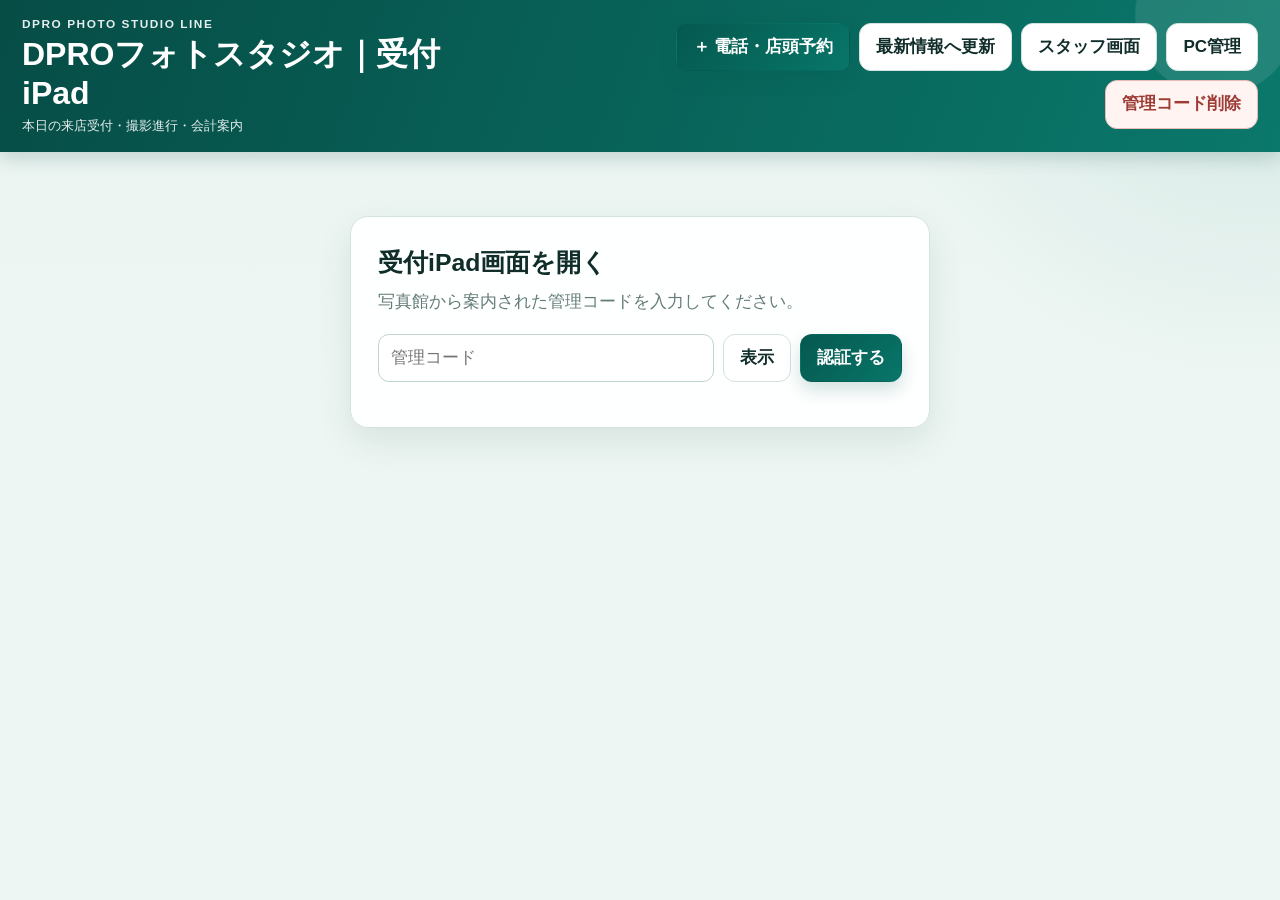
<file: owner-ipad.html>
<!DOCTYPE html>
<html lang="ja">
<head>
  <meta charset="UTF-8" />
  <meta name="viewport" content="width=device-width, initial-scale=1, viewport-fit=cover" />
  <meta name="robots" content="noindex, nofollow" />
  <meta name="theme-color" content="#075f55" />
  <meta name="description" content="DPROフォトスタジオ 受付iPad画面" />
  <title>DPROフォトスタジオ｜受付iPad</title>
  <!-- Version: STUDIO-11-OWNER-IPAD-FINAL-INTEGRATION-20260715 -->
  <script src="./config.js?v=DPRO-TUTORIAL-PHOTO-V1.1-20260828"></script>
  <style>
    :root {
      --ink: #102d2a;
      --muted: #647c78;
      --line: #d4e3df;
      --line-strong: #b7d3cd;
      --bg: #eef6f3;
      --panel: #fff;
      --green: #087669;
      --green-dark: #05584f;
      --green-deep: #064b44;
      --mint: #e8f6f2;
      --blue: #337b98;
      --blue-soft: #eaf4fa;
      --amber: #aa6d0d;
      --amber-soft: #fff3d7;
      --red: #ac443d;
      --red-soft: #fff0ed;
      --shadow: 0 14px 34px rgba(17, 70, 62, .10);
      --radius: 18px;
    }

    * { box-sizing: border-box; }
    [hidden] { display: none !important; }

    html { scroll-behavior: smooth; }
    body {
      margin: 0;
      min-height: 100vh;
      color: var(--ink);
      background:
        radial-gradient(circle at 98% 0%, rgba(19, 133, 117, .11), transparent 24rem),
        linear-gradient(180deg, #eaf4f1 0, var(--bg) 28rem);
      font-family: -apple-system, BlinkMacSystemFont, "Segoe UI", "Noto Sans JP",
        "Hiragino Kaku Gothic ProN", Meiryo, sans-serif;
      font-size: 17px;
      line-height: 1.55;
    }

    button, input, select, textarea { font: inherit; }
    button { cursor: pointer; }
    button:disabled { cursor: not-allowed; opacity: .55; }

    .topbar {
      position: sticky;
      top: 0;
      z-index: 30;
      color: #fff;
      background:
        radial-gradient(circle at 95% 10%, rgba(255,255,255,.10) 0 5rem, transparent 5.1rem),
        linear-gradient(110deg, #064d46, #0a786b);
      box-shadow: 0 6px 18px rgba(5, 67, 59, .19);
    }

    .topbar-inner {
      max-width: 1500px;
      margin: 0 auto;
      padding: 15px 22px;
      display: flex;
      gap: 20px;
      align-items: center;
      justify-content: space-between;
    }

    .eyebrow {
      margin: 0 0 2px;
      font-size: .74rem;
      font-weight: 900;
      letter-spacing: .13em;
      opacity: .9;
    }

    h1 {
      margin: 0;
      font-size: clamp(1.45rem, 2.5vw, 2.15rem);
      line-height: 1.2;
    }

    .top-meta {
      margin: 4px 0 0;
      font-size: .84rem;
      opacity: .9;
    }

    .top-actions {
      display: flex;
      flex-wrap: wrap;
      justify-content: flex-end;
      gap: 9px;
    }

    .btn {
      min-height: 48px;
      padding: 10px 16px;
      border: 1px solid transparent;
      border-radius: 12px;
      color: var(--ink);
      background: #fff;
      font-weight: 900;
      transition: transform .12s ease, box-shadow .12s ease;
    }

    .btn:hover:not(:disabled) { transform: translateY(-1px); }
    .btn-primary {
      color: #fff;
      background: linear-gradient(135deg, var(--green-dark), var(--green));
      box-shadow: 0 8px 17px rgba(5, 91, 80, .18);
    }
    .btn-secondary {
      color: var(--green-deep);
      border-color: #a9d1ca;
      background: #eef9f6;
    }
    .btn-neutral {
      color: var(--ink);
      border-color: var(--line);
      background: #fff;
    }
    .btn-danger {
      color: #9d3b35;
      border-color: #edbbb5;
      background: #fff4f2;
    }
    .btn-small {
      min-height: 40px;
      padding: 7px 12px;
      border-radius: 10px;
      font-size: .86rem;
    }
    .btn-wide { width: 100%; }

    input, select, textarea {
      width: 100%;
      min-height: 48px;
      padding: 10px 12px;
      border: 1px solid #bfd5d0;
      border-radius: 11px;
      color: var(--ink);
      background: #fff;
      outline: none;
    }
    input:focus, select:focus, textarea:focus {
      border-color: #4fa598;
      box-shadow: 0 0 0 3px rgba(25, 132, 118, .12);
    }
    textarea { min-height: 110px; resize: vertical; }

    .auth-wrap {
      width: min(580px, calc(100% - 30px));
      margin: 64px auto;
    }

    .auth-card, .panel, .reservation-card, .lane, .modal {
      border: 1px solid var(--line);
      border-radius: var(--radius);
      background: rgba(255,255,255,.97);
      box-shadow: var(--shadow);
    }

    .auth-card { padding: 27px; }
    .auth-card h2 { margin: 0 0 7px; font-size: 1.55rem; }
    .auth-card p { margin: 0 0 18px; color: var(--muted); }
    .auth-row { display: grid; grid-template-columns: 1fr auto auto; gap: 9px; }

    .app-shell {
      max-width: 1500px;
      margin: 0 auto;
      padding: 20px 22px 46px;
    }

    .toolbar {
      display: grid;
      grid-template-columns: minmax(190px,.75fr) minmax(260px,1.3fr) auto;
      gap: 12px;
      align-items: end;
      padding: 16px;
      margin-bottom: 16px;
    }

    .field label {
      display: block;
      margin: 0 0 5px;
      font-size: .85rem;
      font-weight: 900;
    }
    .field-note { margin-top: 4px; color: var(--muted); font-size: .78rem; }

    .toolbar-actions {
      display: flex;
      gap: 8px;
      flex-wrap: wrap;
      justify-content: flex-end;
    }

    .date-picker-wrap {
      position: relative;
    }

    .date-display-button {
      width: 100%;
      min-height: 48px;
      padding: 10px 42px 10px 13px;
      border: 1px solid #bfd5d0;
      border-radius: 11px;
      color: var(--ink);
      background: #fff;
      text-align: left;
      font-weight: 850;
      position: relative;
    }

    .date-display-button::after {
      content: "📅";
      position: absolute;
      right: 13px;
      top: 50%;
      transform: translateY(-50%);
      font-size: 1rem;
    }

    .native-date-input {
      position: absolute;
      width: 1px;
      height: 1px;
      opacity: 0;
      pointer-events: none;
      overflow: hidden;
    }

    .page-head {
      display: flex;
      gap: 15px;
      align-items: flex-end;
      justify-content: space-between;
      margin: 5px 0 14px;
    }
    .page-head h2 { margin: 0; font-size: clamp(1.65rem, 3vw, 2.3rem); }
    .page-head p { margin: 3px 0 0; color: var(--muted); }

    .update-status {
      padding: 8px 12px;
      border: 1px solid var(--line);
      border-radius: 999px;
      color: #49645f;
      background: rgba(255,255,255,.8);
      font-size: .8rem;
      font-weight: 800;
      white-space: nowrap;
    }

    .summary-grid {
      display: grid;
      grid-template-columns: repeat(6, minmax(0,1fr));
      gap: 10px;
      margin-bottom: 16px;
    }

    .summary-card {
      min-height: 102px;
      padding: 14px;
      border: 1px solid var(--line);
      border-radius: 14px;
      background: rgba(255,255,255,.94);
    }
    .summary-card span { color: var(--muted); font-size: .82rem; font-weight: 850; }
    .summary-card strong {
      display: block;
      margin-top: 4px;
      font-size: 1.75rem;
      line-height: 1.1;
    }
    .summary-card small { color: var(--muted); }

    .lanes {
      display: grid;
      grid-template-columns: repeat(4, minmax(0,1fr));
      gap: 13px;
      align-items: start;
    }

    .lane {
      min-width: 0;
      overflow: hidden;
      box-shadow: none;
    }

    .lane-head {
      padding: 13px 14px;
      display: flex;
      align-items: center;
      justify-content: space-between;
      border-bottom: 1px solid var(--line);
      background: #f6faf9;
    }

    .lane-head h3 { margin: 0; font-size: 1.06rem; }
    .lane-count {
      min-width: 29px;
      height: 29px;
      padding: 3px 8px;
      border-radius: 999px;
      display: inline-grid;
      place-items: center;
      color: var(--green-deep);
      background: var(--mint);
      font-weight: 900;
      font-size: .82rem;
    }

    .lane-body {
      padding: 10px;
      display: grid;
      gap: 10px;
      min-height: 160px;
    }

    .reservation-card {
      overflow: hidden;
      border-radius: 14px;
      box-shadow: none;
      background: #fff;
    }

    .card-top {
      display: grid;
      grid-template-columns: 76px minmax(0,1fr);
      gap: 10px;
      align-items: center;
      padding: 12px;
    }

    .time-box {
      min-height: 72px;
      padding: 9px 5px;
      display: grid;
      place-items: center;
      text-align: center;
      border: 1px solid #cce2dd;
      border-radius: 11px;
      color: var(--green-deep);
      background: var(--mint);
    }
    .time-box strong { display: block; font-size: 1.28rem; line-height: 1.05; }
    .time-box small { display: block; font-size: .71rem; font-weight: 800; }

    .card-info h4 {
      margin: 0 0 3px;
      font-size: 1rem;
      line-height: 1.35;
      overflow-wrap: anywhere;
    }
    .card-meta { color: var(--muted); font-size: .79rem; }
    .badges { display: flex; gap: 5px; flex-wrap: wrap; margin-top: 7px; }

    .badge {
      display: inline-flex;
      align-items: center;
      min-height: 24px;
      padding: 3px 7px;
      border-radius: 999px;
      color: #3d5853;
      background: #edf3f1;
      font-size: .7rem;
      font-weight: 900;
    }
    .badge.green { color: #086456; background: #ddf2eb; }
    .badge.blue { color: #23677f; background: #e1f1f7; }
    .badge.amber { color: #916006; background: #fff0c7; }
    .badge.red { color: #9f4039; background: #ffe1dc; }

    .card-note {
      margin: 0 12px 10px;
      padding: 8px 9px;
      border-radius: 9px;
      color: #45635e;
      background: #f3f8f7;
      font-size: .79rem;
      white-space: pre-wrap;
    }

    .card-actions {
      padding: 10px 12px 12px;
      display: grid;
      grid-template-columns: 1fr 1fr;
      gap: 7px;
      border-top: 1px solid var(--line);
      background: #fbfdfc;
    }

    .card-actions .btn:first-child:last-child { grid-column: 1 / -1; }

    .empty-lane {
      padding: 24px 10px;
      text-align: center;
      color: #849895;
      font-size: .84rem;
    }

    .search-results {
      position: fixed;
      z-index: 60;
      left: 50%;
      top: 102px;
      transform: translateX(-50%);
      width: min(760px, calc(100% - 28px));
      max-height: 60vh;
      overflow: auto;
      padding: 10px;
      border: 1px solid var(--line);
      border-radius: 15px;
      background: #fff;
      box-shadow: 0 18px 44px rgba(12, 57, 50, .21);
    }

    .search-result {
      display: grid;
      grid-template-columns: minmax(0,1fr) auto;
      gap: 12px;
      align-items: center;
      padding: 11px;
      border: 1px solid var(--line);
      border-radius: 11px;
    }
    .search-result + .search-result { margin-top: 8px; }
    .search-result h4 { margin: 0 0 3px; }
    .search-result p { margin: 0; color: var(--muted); font-size: .82rem; }

    .manual-modal { width: min(1180px, 100%); }

    .manual-section {
      padding: 15px;
      border: 1px solid var(--line);
      border-radius: 14px;
      background: #fff;
    }
    .manual-section + .manual-section { margin-top: 13px; }
    .manual-section-head {
      display: flex;
      align-items: flex-start;
      justify-content: space-between;
      gap: 12px;
      margin-bottom: 11px;
    }
    .manual-section-head h4 { margin: 0; font-size: 1.08rem; }
    .manual-section-head p { margin: 3px 0 0; color: var(--muted); font-size: .81rem; }

    .inline-search {
      display: grid;
      grid-template-columns: minmax(0, 1fr) auto auto;
      gap: 8px;
      align-items: center;
    }

    .normalize-note {
      margin-top: 7px;
      padding: 8px 10px;
      border-radius: 9px;
      color: #46645f;
      background: #edf7f4;
      font-size: .79rem;
      font-weight: 780;
    }

    .subject-compatibility {
      margin-top: 7px;
      padding: 9px 11px;
      border: 1px solid #bdd8d2;
      border-radius: 10px;
      color: #365c56;
      background: #edf8f5;
      font-size: .82rem;
      font-weight: 800;
    }
    .subject-compatibility.ok {
      color: #086456;
      border-color: #a8d9cd;
      background: #e7f7f1;
    }
    .subject-compatibility.warning {
      color: #8d5b07;
      border-color: #e9ca83;
      background: #fff4d9;
    }
    .subject-compatibility.error {
      color: #9d3f38;
      border-color: #edb7b1;
      background: #fff0ed;
    }
    .locked-identity {
      border-color: #b8d5cf !important;
      color: #284d47 !important;
      background: #eef7f4 !important;
      font-weight: 850;
    }
    .identity-lock-note {
      margin-top: 7px;
      padding: 9px 11px;
      border: 1px solid #b9d6d0;
      border-radius: 10px;
      color: #315b54;
      background: #edf8f5;
      font-size: .82rem;
      font-weight: 800;
    }
    .subject-care-panel {
      margin-top: 8px;
      padding: 11px 12px;
      border: 1px solid #c4d9d5;
      border-radius: 11px;
      background: #f6faf9;
    }
    .subject-care-panel h6 {
      margin: 0 0 6px;
      font-size: .86rem;
    }
    .subject-care-panel p {
      margin: 3px 0 0;
      color: #526c67;
      font-size: .81rem;
      white-space: pre-wrap;
    }
    .subject-care-panel.warning {
      border-color: #e7c981;
      background: #fff6df;
    }


    .customer-results { display: grid; gap: 8px; margin-top: 10px; }
    .customer-result {
      display: grid;
      grid-template-columns: minmax(0, 1fr) auto;
      gap: 10px;
      align-items: center;
      padding: 11px;
      border: 1px solid var(--line);
      border-radius: 11px;
      background: #fbfdfc;
    }
    .customer-result h5 { margin: 0 0 3px; font-size: .96rem; }
    .customer-result p { margin: 0; color: var(--muted); font-size: .79rem; }

    .selected-customer {
      margin-top: 11px;
      padding: 13px;
      border: 1px solid #a9d4cc;
      border-radius: 12px;
      background: #eef9f6;
    }
    .selected-customer-head {
      display: flex;
      align-items: flex-start;
      justify-content: space-between;
      gap: 10px;
      margin-bottom: 9px;
    }
    .selected-customer-head h5 { margin: 0; font-size: 1.02rem; }
    .selected-customer-head p { margin: 2px 0 0; color: var(--muted); font-size: .79rem; }

    .form-grid {
      display: grid;
      grid-template-columns: repeat(2, minmax(0,1fr));
      gap: 11px;
    }
    .span-2 { grid-column: span 2; }

    .slot-grid {
      display: grid;
      grid-template-columns: repeat(6, minmax(0, 1fr));
      gap: 7px;
    }
    .slot-btn {
      min-height: 45px;
      padding: 8px 5px;
      border: 1px solid #b8d5cf;
      border-radius: 10px;
      color: var(--green-deep);
      background: #f1faf7;
      font-weight: 900;
    }
    .slot-btn.selected {
      color: #fff;
      border-color: var(--green);
      background: var(--green);
      box-shadow: 0 6px 14px rgba(5, 104, 91, .18);
    }

    .booking-summary {
      margin-top: 10px;
      padding: 10px 12px;
      border: 1px solid #c8deda;
      border-radius: 10px;
      color: #3f5f5a;
      background: #f4f9f8;
      font-size: .82rem;
      white-space: pre-wrap;
    }
    .availability-guide {
      grid-column: 1 / -1;
      padding: 14px;
      border: 1px solid #c7d9d5;
      border-radius: 12px;
      background: #f8fbfa;
      text-align: left;
    }
    .availability-guide.info { border-color: #b9d9d2; background: #eef8f5; }
    .availability-guide.warning { border-color: #e8c97f; background: #fff5dd; }
    .availability-guide.error { border-color: #edb8b2; background: #fff0ed; }
    .availability-guide h5 { margin: 0 0 5px; font-size: .98rem; }
    .availability-guide p { margin: 0; color: #526b67; font-size: .84rem; }
    .availability-actions { display: flex; flex-wrap: wrap; gap: 7px; margin-top: 11px; }
    .availability-actions .btn { min-height: 40px; }
    .availability-loading {
      grid-column: 1 / -1;
      padding: 18px;
      text-align: center;
      color: #4d6863;
      font-weight: 850;
    }

    .subject-day-conflict {
      margin-top: 10px;
      padding: 14px;
      border: 1px solid #e6b0a9;
      border-radius: 12px;
      color: #75352f;
      background: #fff0ed;
    }
    .subject-day-conflict h5 {
      margin: 0 0 6px;
      font-size: 1rem;
    }
    .subject-day-conflict p {
      margin: 0;
      white-space: pre-wrap;
      font-size: .85rem;
      line-height: 1.65;
    }
    .subject-day-conflict-actions {
      display: flex;
      flex-wrap: wrap;
      gap: 7px;
      margin-top: 11px;
    }


    .modal-backdrop {
      position: fixed;
      z-index: 90;
      inset: 0;
      padding: 18px;
      display: grid;
      place-items: center;
      background: rgba(3, 35, 31, .55);
      backdrop-filter: blur(4px);
    }

    .modal {
      width: min(960px, 100%);
      max-height: calc(100vh - 36px);
      overflow: hidden;
      display: grid;
      grid-template-rows: auto minmax(0,1fr) auto;
    }

    .modal-head {
      padding: 17px 19px;
      color: #fff;
      background: linear-gradient(110deg, #06564d, #0a7a6c);
      display: flex;
      gap: 12px;
      align-items: flex-start;
      justify-content: space-between;
    }
    .modal-head h3 { margin: 0; font-size: 1.4rem; }
    .modal-head p { margin: 3px 0 0; opacity: .88; font-size: .83rem; }

    .icon-btn {
      width: 40px;
      height: 40px;
      border: 1px solid rgba(255,255,255,.42);
      border-radius: 10px;
      color: #fff;
      background: rgba(255,255,255,.13);
      font-size: 1.45rem;
      line-height: 1;
    }

    .modal-body { overflow: auto; padding: 18px; }

    .detail-grid {
      display: grid;
      grid-template-columns: repeat(3, minmax(0,1fr));
      gap: 9px;
    }

    .detail-box {
      min-height: 72px;
      padding: 10px;
      border-radius: 11px;
      background: #f2f8f6;
    }
    .detail-box span { display: block; color: var(--muted); font-size: .75rem; font-weight: 800; }
    .detail-box strong {
      display: block;
      margin-top: 4px;
      font-size: .91rem;
      overflow-wrap: anywhere;
      white-space: pre-wrap;
    }

    .detail-section {
      margin-top: 13px;
      padding: 14px;
      border: 1px solid var(--line);
      border-radius: 13px;
    }
    .detail-section h4 { margin: 0 0 10px; }

    .status-grid {
      display: grid;
      grid-template-columns: repeat(4, minmax(0,1fr));
      gap: 8px;
    }

    .status-btn {
      min-height: 58px;
      padding: 8px;
      border: 1px solid #b9d4cf;
      border-radius: 11px;
      color: var(--green-deep);
      background: #f2faf8;
      font-weight: 900;
    }
    .status-btn.active {
      color: #fff;
      border-color: var(--green);
      background: var(--green);
    }

    .message-grid {
      display: grid;
      grid-template-columns: repeat(2, minmax(0,1fr));
      gap: 9px;
    }

    .message-card {
      padding: 11px;
      border: 1px solid var(--line);
      border-radius: 11px;
      background: #fafdfc;
    }
    .message-card h5 { margin: 0 0 5px; font-size: .92rem; }
    .message-card p { margin: 0 0 9px; color: var(--muted); font-size: .81rem; white-space: pre-wrap; }

    .modal-foot {
      padding: 12px 18px;
      display: flex;
      flex-wrap: wrap;
      gap: 8px;
      justify-content: flex-end;
      border-top: 1px solid var(--line);
      background: #f7faf9;
    }

    .loading-cover {
      position: fixed;
      z-index: 130;
      inset: 0;
      display: grid;
      place-items: center;
      background: rgba(244,250,248,.79);
      backdrop-filter: blur(3px);
    }
    .loading-box {
      min-width: 230px;
      padding: 19px 23px;
      border: 1px solid var(--line);
      border-radius: 14px;
      text-align: center;
      background: #fff;
      box-shadow: var(--shadow);
      font-weight: 900;
    }

    .toast-region {
      position: fixed;
      z-index: 150;
      right: 18px;
      bottom: 18px;
      width: min(400px, calc(100% - 36px));
      display: grid;
      gap: 8px;
    }
    .toast {
      padding: 13px 14px;
      border-radius: 11px;
      color: #fff;
      background: #145e54;
      box-shadow: 0 12px 27px rgba(0,0,0,.19);
      font-weight: 800;
    }
    .toast.error { background: #a53f39; }
    .toast.info { background: #376f86; }

    .footer {
      padding: 25px 10px 5px;
      text-align: center;
      color: #748a86;
      font-size: .78rem;
    }

    @media (max-width: 1180px) {
      .summary-grid { grid-template-columns: repeat(3,1fr); }
      .lanes { grid-template-columns: repeat(2,minmax(0,1fr)); }
    }

    @media (max-width: 780px) {
      body { font-size: 16px; }
      .topbar { position: static; }
      .topbar-inner { padding: 13px 14px; flex-direction: column; align-items: flex-start; }
      .top-actions { justify-content: flex-start; }
      .app-shell { padding: 14px 11px 38px; }
      .toolbar { grid-template-columns: 1fr; }
      .toolbar-actions { justify-content: stretch; }
      .toolbar-actions .btn { flex: 1; }
      .page-head { align-items: flex-start; flex-direction: column; }
      .summary-grid { grid-template-columns: repeat(2,1fr); }
      .lanes { grid-template-columns: 1fr; }
      .auth-row { grid-template-columns: 1fr; }
      .detail-grid, .status-grid, .message-grid, .form-grid { grid-template-columns: 1fr; }
      .span-2 { grid-column: auto; }
      .inline-search { grid-template-columns: 1fr; }
      .slot-grid { grid-template-columns: repeat(3, minmax(0,1fr)); }
      .modal-backdrop { padding: 0; align-items: end; }
      .modal { width: 100%; max-height: 96vh; border-radius: 20px 20px 0 0; }
      .modal-foot .btn { flex: 1; }
      .search-results { top: 15px; max-height: calc(100vh - 30px); }
    }

    @media (max-width: 420px) {
      .summary-grid { grid-template-columns: 1fr 1fr; }
      .card-actions { grid-template-columns: 1fr; }
      .card-actions .btn { grid-column: auto !important; }
    }
  </style>
</head>
<body>
  <header class="topbar">
    <div class="topbar-inner">
      <div>
        <p class="eyebrow">DPRO PHOTO STUDIO LINE</p>
        <h1 id="topTitle">DPROフォトスタジオ｜受付iPad</h1>
        <p id="topMeta" class="top-meta">本日の来店受付・撮影進行・会計案内</p>
      </div>
      <div class="top-actions">
        <button id="manualBookingTopBtn" class="btn btn-primary" type="button">＋ 電話・店頭予約</button>
        <button id="refreshTopBtn" class="btn btn-neutral" type="button">最新情報へ更新</button>
        <button id="staffOpenBtn" class="btn btn-neutral" type="button">スタッフ画面</button>
        <button id="ownerOpenBtn" class="btn btn-neutral" type="button">PC管理</button>
        <button id="clearCodeBtn" class="btn btn-danger" type="button">管理コード削除</button>
      </div>
    </div>
  </header>

  <main>
    <section id="authGate" class="auth-wrap">
      <div class="auth-card">
        <h2>受付iPad画面を開く</h2>
        <p>写真館から案内された管理コードを入力してください。</p>
        <div class="auth-row">
          <input id="adminCodeInput" type="password" inputmode="numeric"
            autocomplete="current-password" placeholder="管理コード" />
          <button id="toggleCodeBtn" class="btn btn-neutral" type="button">表示</button>
          <button id="verifyBtn" class="btn btn-primary" type="button">認証する</button>
        </div>
        <p id="authMessage" class="field-note" style="margin-top:10px;"></p>
      </div>
    </section>

    <section id="ipadApp" class="app-shell" hidden>
      <section class="panel toolbar">
        <div class="field">
          <label for="workDateDisplay">表示日</label>
          <div class="date-picker-wrap">
            <button id="workDateDisplay" class="date-display-button" type="button">日付を選択</button>
            <input id="workDate" class="native-date-input" type="date" tabindex="-1" aria-hidden="true" />
          </div>
        </div>
        <div class="field">
          <label for="searchInput">予約をすぐ探す</label>
          <input id="searchInput" type="search"
            placeholder="お客様名・電話番号・予約番号・撮影対象者名" />
          <div class="field-note">表示中の日付の予約から検索します。</div>
        </div>
        <div class="toolbar-actions">
          <button id="manualBookingToolbarBtn" class="btn btn-primary" type="button">＋ 電話・店頭予約</button>
          <button id="todayBtn" class="btn btn-secondary" type="button">今日へ戻る</button>
          <button id="loadBtn" class="btn btn-neutral" type="button">予約を表示</button>
        </div>
      </section>

      <div class="page-head">
        <div>
          <h2 id="pageTitle">本日の受付状況</h2>
          <p>大きなボタンで、来店から当日完了まで更新できます。</p>
        </div>
        <div id="lastUpdated" class="update-status">未更新</div>
      </div>

      <section class="summary-grid">
        <div class="summary-card"><span>表示日の予約</span><strong id="countAll">0</strong><small>予約件数</small></div>
        <div class="summary-card"><span>来店待ち</span><strong id="countWaiting">0</strong><small>まだ来店前</small></div>
        <div class="summary-card"><span>受付・準備</span><strong id="countPreparing">0</strong><small>受付〜準備中</small></div>
        <div class="summary-card"><span>撮影中</span><strong id="countShooting">0</strong><small>現在撮影中</small></div>
        <div class="summary-card"><span>会計・案内</span><strong id="countCheckout">0</strong><small>店頭確認〜会計</small></div>
        <div class="summary-card"><span>当日完了</span><strong id="countDone">0</strong><small>本日の対応完了</small></div>
      </section>

      <section class="lanes">
        <article class="lane">
          <header class="lane-head"><h3>来店待ち</h3><span id="laneWaitingCount" class="lane-count">0</span></header>
          <div id="laneWaiting" class="lane-body"></div>
        </article>

        <article class="lane">
          <header class="lane-head"><h3>受付・撮影準備</h3><span id="lanePreparingCount" class="lane-count">0</span></header>
          <div id="lanePreparing" class="lane-body"></div>
        </article>

        <article class="lane">
          <header class="lane-head"><h3>撮影・店頭確認</h3><span id="laneShootingCount" class="lane-count">0</span></header>
          <div id="laneShooting" class="lane-body"></div>
        </article>

        <article class="lane">
          <header class="lane-head"><h3>会計案内・完了</h3><span id="laneDoneCount" class="lane-count">0</span></header>
          <div id="laneDone" class="lane-body"></div>
        </article>
      </section>

      <footer class="footer">DPROフォトスタジオ｜受付・当日進行画面</footer>
    </section>
  </main>

  <div id="searchResults" class="search-results" hidden></div>

  <div id="manualModal" class="modal-backdrop" hidden>
    <section class="modal manual-modal" role="dialog" aria-modal="true" aria-labelledby="manualModalTitle">
      <header class="modal-head">
        <div>
          <h3 id="manualModalTitle">電話・店頭予約を登録</h3>
          <p>既存顧客を電話番号・氏名・顧客番号・撮影対象者名で検索できます。</p>
        </div>
        <button id="manualCloseX" class="icon-btn" type="button" aria-label="閉じる">×</button>
      </header>

      <div class="modal-body">
        <section class="manual-section">
          <div class="manual-section-head">
            <div>
              <h4>1. 既存顧客を検索</h4>
              <p>電話番号はハイフン・空白・全角・+81形式を同じ番号として検索します。</p>
            </div>
            <button id="manualNewCustomerBtn" class="btn btn-neutral btn-small" type="button">新しいお客様として登録</button>
          </div>
          <div class="inline-search">
            <input id="manualCustomerSearch" type="search" placeholder="例：090-9999-1111、佐藤 美咲、PHOTO-DEMO-001、はると" />
            <button id="manualCustomerSearchBtn" class="btn btn-secondary" type="button">既存顧客を検索</button>
            <button id="manualSearchClearBtn" class="btn btn-neutral" type="button">検索をクリア</button>
          </div>
          <div id="manualNormalizeNote" class="normalize-note">検索キーワードを入力してください。</div>
          <div id="manualCustomerResults" class="customer-results"></div>
          <div id="manualSelectedCustomer" class="selected-customer" hidden></div>
        </section>

        <section class="manual-section">
          <div class="manual-section-head">
            <div>
              <h4>2. 予約内容を入力</h4>
              <p>撮影プランと日付を選ぶと、30分単位の空き時間と、表示できない場合の理由を案内します。</p>
            </div>
            <span id="manualCustomerModeBadge" class="badge amber">新規顧客</span>
          </div>

          <div class="form-grid">
            <div class="field">
              <label for="manualSource">受付方法</label>
              <select id="manualSource">
                <option value="phone">電話予約</option>
                <option value="store">店頭予約</option>
              </select>
            </div>
            <div class="field">
              <label for="manualParticipant">参加人数</label>
              <input id="manualParticipant" type="number" min="1" max="100" value="1" />
            </div>
            <div class="field">
              <label for="manualCustomerName">お客様名</label>
              <input id="manualCustomerName" type="text" autocomplete="name" />
            </div>
            <div class="field">
              <label for="manualPhone">電話番号</label>
              <input id="manualPhone" type="tel" inputmode="tel" autocomplete="tel" placeholder="090-1234-5678" />
              <div id="manualPhoneNote" class="field-note"></div>
            </div>
            <div class="field span-2">
              <div id="manualIdentityLockNote" class="identity-lock-note" hidden>
                既存顧客を選択中です。お客様名と電話番号は顧客情報から固定され、撮影対象者名とは別に保存されます。
              </div>
            </div>
            <div class="field">
              <label for="manualPlan">撮影プラン</label>
              <select id="manualPlan"><option value="">選択してください</option></select>
            </div>
            <div class="field">
              <label for="manualStaff">担当カメラマン</label>
              <select id="manualStaff"><option value="">おまかせ</option></select>
            </div>
            <div class="field">
              <label for="manualResource">撮影スペース</label>
              <select id="manualResource"><option value="">プラン標準</option></select>
            </div>
            <div class="field">
              <label for="manualDateDisplay">撮影日</label>
              <div class="date-picker-wrap">
                <button id="manualDateDisplay" class="date-display-button" type="button">日付を選択</button>
                <input id="manualDate" class="native-date-input" type="date" tabindex="-1" aria-hidden="true" />
              </div>
              <div id="manualBookingLimitNote" class="field-note">
                撮影プランを選ぶと、最短予約日を表示します。
              </div>
            </div>
            <div class="field span-2">
              <label>空き時間</label>
              <div id="manualSlots" class="slot-grid">
                <div class="availability-guide info">
                  <h5>空き時間を確認する準備</h5>
                  <p>撮影プランと撮影日を選択してください。担当カメラマンは「おまかせ」の方が空きを見つけやすくなります。</p>
                </div>
              </div>
              <div id="manualSelectedSlotMeta" class="booking-summary">空き時間を選択してください。</div>
              <div id="manualSubjectDayConflict" class="subject-day-conflict" hidden>
                <h5 id="manualSubjectDayConflictTitle">同日の予約を確認してください</h5>
                <p id="manualSubjectDayConflictMessage"></p>
                <div class="subject-day-conflict-actions">
                  <button id="manualOpenExistingReservationBtn" class="btn btn-primary btn-small" type="button">既存予約を開く</button>
                  <button id="manualChooseAnotherDateBtn" class="btn btn-secondary btn-small" type="button">別の日を選ぶ</button>
                  <button id="manualCloseConflictBtn" class="btn btn-neutral btn-small" type="button">閉じる</button>
                </div>
              </div>
            </div>
            <div id="manualRegisteredSubjectField" class="field span-2" hidden>
              <label for="manualRegisteredSubject">登録済みの撮影対象者</label>
              <select id="manualRegisteredSubject"><option value="">＋ 新しい撮影対象者を入力</option></select>
            </div>
            <div class="field">
              <label for="manualSubjectName">主な撮影対象者</label>
              <input id="manualSubjectName" type="text" placeholder="例：はると、ポチ、家族、商品名" />
              <div class="field-note">新しい撮影対象者はここへ直接入力できます。</div>
            </div>
            <div class="field">
              <label for="manualSubjectType">撮影対象種別</label>
              <select id="manualSubjectType">
                <option value="person">人物</option>
                <option value="child">子ども</option>
                <option value="baby">乳幼児</option>
                <option value="pet">ペット</option>
                <option value="product">商品</option>
                <option value="group">家族・団体</option>
                <option value="other">その他</option>
              </select>
            </div>
            <div class="field span-2">
              <div id="manualSubjectCompatibility" class="subject-compatibility">
                撮影プランを選ぶと、選択できる撮影対象種別を自動で絞り込みます。
              </div>
            </div>
            <div class="field span-2">
              <div id="manualSubjectCarePanel" class="subject-care-panel" hidden>
                <h6 id="manualSubjectCareTitle">撮影対象者の注意事項</h6>
                <p id="manualSubjectCareBody">対象者別の注意事項はありません。</p>
              </div>
            </div>
            <div class="field span-2">
              <label for="manualPurpose">撮影目的</label>
              <input id="manualPurpose" type="text" placeholder="例：七五三の記念撮影" />
            </div>
            <div class="field span-2">
              <label for="manualShots">希望カット</label>
              <textarea id="manualShots" placeholder="本人、家族、兄弟写真など"></textarea>
            </div>
            <div class="field span-2">
              <label for="manualInternalNote">内部注意事項</label>
              <textarea id="manualInternalNote" placeholder="お客様には表示しない受付・スタッフ用メモ"></textarea>
            </div>
          </div>
        </section>
      </div>

      <footer class="modal-foot">
        <button id="manualCloseBtn" class="btn btn-neutral" type="button">閉じる</button>
        <button id="manualSubmitBtn" class="btn btn-primary" type="button">この内容で予約登録</button>
      </footer>
    </section>
  </div>

  <div id="detailModal" class="modal-backdrop" hidden>
    <section class="modal" role="dialog" aria-modal="true" aria-labelledby="modalTitle">
      <header class="modal-head">
        <div>
          <h3 id="modalTitle">予約確認</h3>
          <p id="modalMeta"></p>
        </div>
        <button id="modalCloseX" class="icon-btn" type="button" aria-label="閉じる">×</button>
      </header>

      <div class="modal-body">
        <div id="detailSummary" class="detail-grid"></div>

        <section class="detail-section">
          <h4>受付で確認する内容</h4>
          <div id="receptionDetails" class="detail-grid"></div>
        </section>

        <section class="detail-section">
          <h4>来店・撮影進行</h4>
          <div id="statusButtons" class="status-grid"></div>
          <div class="field" style="margin-top:11px;">
            <label for="internalNote">受付・スタッフ間の内部メモ</label>
            <textarea id="internalNote" placeholder="お持ち物、到着状況、撮影担当への引き継ぎなど"></textarea>
          </div>
        </section>

        <section class="detail-section">
          <h4>お客様への案内文面</h4>
          <div id="messageCards" class="message-grid"></div>
        </section>
      </div>

      <footer class="modal-foot">
        <button id="saveStatusBtn" class="btn btn-primary" type="button">進行状態とメモを保存</button>
        <button id="modalCloseBtn" class="btn btn-neutral" type="button">閉じる</button>
      </footer>
    </section>
  </div>

  <div id="loadingCover" class="loading-cover" hidden>
    <div id="loadingText" class="loading-box">読み込み中...</div>
  </div>
  <div id="toastRegion" class="toast-region" aria-live="polite"></div>

  <!-- DPRO-PHOTO-R27-IPAD-JAPANESE-CALENDAR-20261011 -->
  <script src="./photo-ipad-calendar-ja-r27.js?v=DPRO-PHOTO-R27-IPAD-JA-DATE-20261011"></script>
  <script>
  (() => {
    "use strict";

    const C = window.DPRO_STUDIO;
    if (!C) {
      document.body.innerHTML =
        '<div style="padding:32px;font-family:sans-serif"><h1>config.jsを読み込めませんでした。</h1><p>同じ階層にconfig.jsを配置してください。</p></div>';
      return;
    }

    const VERSION = "STUDIO-11-OWNER-IPAD-FINAL-INTEGRATION-20260715";
    const $ = (id) => document.getElementById(id);
    const esc = (value) => C.escapeHtml(value ?? "");

    const state = {
      verified: false,
      settings: null,
      reservations: [],
      selected: null,
      selectedVisitStatus: null,
      refreshTimer: null,
      manualSearchRows: [],
      manualSelectedCustomer: null,
      manualCustomerDetail: null,
      manualSelectedSlot: null,
      manualAvailability: null,
      manualSubjectDayConflict: null,
    };

    const visitGroups = {
      waiting: ["scheduled"],
      preparing: ["arrived", "preparing"],
      shooting: ["shooting", "selecting_on_site"],
      done: ["checkout_guidance", "completed"],
    };

    const SUBJECT_TYPE_OPTIONS = Object.freeze([
      { value: "person", label: "人物" },
      { value: "child", label: "子ども" },
      { value: "baby", label: "乳幼児" },
      { value: "pet", label: "ペット" },
      { value: "product", label: "商品" },
      { value: "group", label: "家族・団体" },
      { value: "other", label: "その他" },
    ]);

    const PLAN_SUBJECT_RULES = Object.freeze({
      "753": {
        allowed: ["child", "baby"],
        defaultType: "child",
        description: "七五三撮影では、主な撮影対象を「子ども」または「乳幼児」から選択してください。",
      },
      FAMILY: {
        allowed: ["group", "person", "child", "baby", "pet"],
        defaultType: "group",
        description: "家族写真では、家族・人物・子ども・乳幼児・ペットを撮影対象にできます。",
      },
      PROFILE: {
        allowed: ["person"],
        defaultType: "person",
        description: "プロフィール写真の主な撮影対象は「人物」です。",
      },
      IDPHOTO: {
        allowed: ["person"],
        defaultType: "person",
        description: "証明写真の主な撮影対象は「人物」です。",
      },
      ADULT: {
        allowed: ["person"],
        defaultType: "person",
        description: "成人式前撮りの主な撮影対象は「人物」です。",
      },
      MATERNITY: {
        allowed: ["person"],
        defaultType: "person",
        description: "マタニティフォトの主な撮影対象は「人物」です。",
      },
      PET: {
        allowed: ["pet"],
        defaultType: "pet",
        description: "ペット撮影では、主な撮影対象を「ペット」にしてください。",
      },
    });

    const messages = {
      waiting: {
        title: "来店前の確認",
        type: "visit_reminder",
        body: "{customer_name}様\n撮影のご予約日は{reservation_date} {reservation_time}からです（{plan_name}）。\nお気をつけてお越しください。"
      },
      arrived: {
        title: "受付のお礼",
        type: "arrival",
        body: "{customer_name}様\n本日はご来店ありがとうございます。\n撮影準備が整い次第、スタッフよりご案内いたします。"
      },
      finish: {
        title: "撮影終了のお礼",
        type: "shooting_complete",
        body: "{customer_name}様\n本日は撮影にお越しいただき、ありがとうございました。\n写真セレクトや納品については、準備が整い次第LINEでご案内いたします。"
      },
      delay: {
        title: "待ち時間のご案内",
        type: "delay_notice",
        body: "{customer_name}様\nただいま撮影準備を進めております。\nお待たせして申し訳ありません。準備が整い次第ご案内いたします。"
      }
    };

    function toast(message, type = "success", duration = 3400) {
      const element = document.createElement("div");
      element.className = `toast ${type}`;
      element.textContent = message;
      $("toastRegion").appendChild(element);
      setTimeout(() => element.remove(), duration);
    }

    function showLoading(message = "読み込み中...") {
      $("loadingText").textContent = message;
      $("loadingCover").hidden = false;
    }

    function hideLoading() { $("loadingCover").hidden = true; }

    function errorMessage(error) {
      return error?.message || "処理中にエラーが発生しました。";
    }

    async function runBusy(message, callback, options = {}) {
      showLoading(message);
      try {
        return await callback();
      } catch (error) {
        if (options.suppressErrorToast !== true) {
          toast(errorMessage(error), "error", 5200);
        }
        throw error;
      } finally {
        hideLoading();
      }
    }

    function badge(text, tone = "") {
      return `<span class="badge ${tone}">${esc(text)}</span>`;
    }

    function toneForReservation(status) {
      if (status === "confirmed") return "green";
      if (["change_requested", "cancel_requested"].includes(status)) return "amber";
      if (["cancelled", "no_show"].includes(status)) return "red";
      return "";
    }

    function toneForVisit(status) {
      if (status === "completed") return "green";
      if (["arrived", "preparing", "shooting", "selecting_on_site"].includes(status)) return "blue";
      if (status === "checkout_guidance") return "amber";
      return "";
    }

    function customerName(row) {
      return row?.customer_name || row?.customer_name_snapshot || "お名前未登録";
    }

    function planName(row) {
      return row?.plan_name || row?.plan_name_snapshot || "撮影プラン";
    }

    function staffName(row) {
      return row?.staff_name || row?.staff_name_snapshot || "担当未定";
    }

    function resourceName(row) {
      return row?.resource_name || row?.resource_name_snapshot || "撮影場所未定";
    }

    function fmtTime(value) {
      return value ? C.formatTime(value) : "-";
    }

    function fmtDateTime(value) {
      return value ? C.formatDateTime(value) : "-";
    }

    async function verifyAndStart() {
      const code = $("adminCodeInput").value.trim();
      if (!code) {
        $("authMessage").textContent = "管理コードを入力してください。";
        return;
      }

      await runBusy("管理コードを確認しています...", async () => {
        await C.verifyAdminCode(code);
        C.saveAdminCode(code, { sessionOnly: C.isDemoMode() });
        state.verified = true;
        $("authGate").hidden = true;
        $("ipadApp").hidden = false;
        await loadBaseData();
      });
      toast("受付iPad画面を開きました。");
    }

    async function tryAutoStart() {
      const code = C.getAdminCode();
      if (!code) return;
      $("adminCodeInput").value = code;
      try {
        await C.verifyAdminCode(code);
        state.verified = true;
        $("authGate").hidden = true;
        $("ipadApp").hidden = false;
        await loadBaseData();
      } catch {
        C.clearAdminCode();
      }
    }

    async function loadBaseData() {
      state.settings = await C.adminGet(C.ENDPOINTS.ADMIN_SETTINGS);
      renderStudioHeader();
      populateManualOptions();
      $("workDate").value = C.todayYmd();
      $("manualDate").min = C.todayYmd();
      $("manualDate").value = C.todayYmd();
      updateManualBookingDateLimits();
      renderDateButtons();
      await loadReservations();
      startAutoRefresh();
    }

    function renderStudioHeader() {
      const studio = state.settings?.studio || {};
      $("topTitle").textContent = `${studio.studio_name || C.STUDIO_NAME}｜受付iPad`;
      $("topMeta").textContent =
        `${studio.phone || "電話未登録"}｜${studio.address || "住所未登録"}｜本日の来店受付・撮影進行`;
    }

    function formatDateButton(value) {
      if (!value) return "日付を選択";
      return C.formatDate(value, { weekday: "short" });
    }

    function renderDateButtons() {
      $("workDateDisplay").textContent = formatDateButton($("workDate").value);
      $("manualDateDisplay").textContent = formatDateButton($("manualDate").value);
    }

    function openNativeDatePicker(input) {
      // R27: always prefer DPRO Japanese calendar, retain native as asset fallback.
      if (window.DPRO_PHOTO_IPAD_CALENDAR_JA_R27?.open(input)) return;
      try {
        if (typeof input.showPicker === "function") input.showPicker();
        else input.click();
      } catch {
        input.focus();
        input.click();
      }
    }

    function fillSelect(select, rows, valueKey, labelKey, blankLabel) {
      select.innerHTML = `<option value="">${esc(blankLabel)}</option>`;
      rows.forEach((row) => {
        const option = document.createElement("option");
        option.value = row[valueKey];
        option.textContent = row[labelKey];
        select.appendChild(option);
      });
    }

    function populateManualOptions() {
      const settings = state.settings || {};
      fillSelect(
        $("manualPlan"),
        (settings.plans || []).filter((row) => row.is_active !== false),
        "id",
        "plan_name",
        "選択してください"
      );
      fillSelect(
        $("manualResource"),
        (settings.resources || []).filter((row) => row.is_active !== false),
        "id",
        "resource_name",
        "プラン標準"
      );
      updateManualStaffOptions();
    }

    function updateManualStaffOptions() {
      const settings = state.settings || {};
      const planId = $("manualPlan").value;
      const previous = $("manualStaff").value;
      let staffRows = (settings.staff || []).filter(
        (row) => row.is_active !== false && row.can_be_assigned !== false
      );
      const planStaffIds = (settings.plan_staff || [])
        .filter((row) => row.plan_id === planId && row.is_active !== false)
        .map((row) => row.staff_id);
      if (planId && planStaffIds.length) {
        staffRows = staffRows.filter((row) => planStaffIds.includes(row.id));
      }
      fillSelect($("manualStaff"), staffRows, "id", "staff_name", "おまかせ");
      if (staffRows.some((row) => row.id === previous)) $("manualStaff").value = previous;
    }

    function setManualCustomerIdentityMode(existingCustomerMode) {
      const locked = existingCustomerMode === true;
      const nameInput = $("manualCustomerName");
      const phoneInput = $("manualPhone");

      nameInput.readOnly = locked;
      phoneInput.readOnly = locked;
      nameInput.classList.toggle("locked-identity", locked);
      phoneInput.classList.toggle("locked-identity", locked);
      $("manualIdentityLockNote").hidden = !locked;

      if (locked) {
        nameInput.title = "既存顧客のお客様名です。撮影対象者名は下の「主な撮影対象者」へ入力してください。";
        phoneInput.title = "既存顧客の電話番号です。顧客を選び直すまで変更できません。";
      } else {
        nameInput.removeAttribute("title");
        phoneInput.removeAttribute("title");
      }
    }

    function authoritativeManualCustomerIdentity() {
      const selectedCustomer = state.manualCustomerDetail?.customer;
      if (state.manualSelectedCustomer && selectedCustomer) {
        return {
          customerId: selectedCustomer.id || state.manualSelectedCustomer.customer_id || null,
          customerName: selectedCustomer.customer_name || state.manualSelectedCustomer.customer_name || "",
          phone: selectedCustomer.phone || state.manualSelectedCustomer.phone || "",
          existing: true,
        };
      }
      return {
        customerId: null,
        customerName: $("manualCustomerName").value.trim(),
        phone: $("manualPhone").value.trim(),
        existing: false,
      };
    }

    function selectedManualRegisteredSubjectDetail() {
      const selectedId = $("manualRegisteredSubject").value;
      if (!selectedId) return null;
      return (state.manualCustomerDetail?.subjects || []).find(
        (subject) => subject.id === selectedId
      ) || null;
    }

    function subjectCareText(subject) {
      if (!subject) return "";
      return [
        subject.attention_note ? `注意事項：${subject.attention_note}` : "",
        subject.shooting_care_note ? `撮影時の配慮：${subject.shooting_care_note}` : "",
        subject.pet_species ? `種類：${subject.pet_species}` : "",
        subject.pet_breed ? `品種：${subject.pet_breed}` : "",
      ].filter(Boolean).join("\n");
    }

    function renderManualSubjectCare() {
      const panel = $("manualSubjectCarePanel");
      const title = $("manualSubjectCareTitle");
      const body = $("manualSubjectCareBody");
      const selected = selectedManualRegisteredSubjectDetail();

      if (!state.manualSelectedCustomer) {
        panel.hidden = true;
        return;
      }

      panel.hidden = false;
      panel.classList.remove("warning");

      if (selected) {
        title.textContent = `撮影対象者「${selected.subject_name}」の注意事項`;
        const care = subjectCareText(selected);
        body.textContent = care || "この撮影対象者には、個別の注意事項は登録されていません。";
        if (care) panel.classList.add("warning");
        return;
      }

      const typedName = $("manualSubjectName").value.trim();
      title.textContent = typedName
        ? `新しい撮影対象者「${typedName}」`
        : "新しい撮影対象者";
      body.textContent =
        "新しい撮影対象者として登録します。同じ顧客に同じ名前・同じ種別の対象者が登録済みの場合は、既存対象者を再利用します。対象者別の注意事項は予約後に顧客詳細から追加できます。";
    }

    function selectedSubjectAccommodationNote() {
      const selected = selectedManualRegisteredSubjectDetail();
      if (!selected) return "";
      return subjectCareText(selected);
    }

    function resetManualBookingForm() {
      state.manualSearchRows = [];
      state.manualSelectedCustomer = null;
      state.manualCustomerDetail = null;
      state.manualSelectedSlot = null;
      state.manualAvailability = null;
      clearManualSubjectDayConflict();
      $("manualCustomerSearch").value = "";
      $("manualCustomerResults").innerHTML = "";
      $("manualSelectedCustomer").hidden = true;
      $("manualSelectedCustomer").innerHTML = "";
      $("manualNormalizeNote").textContent = "検索キーワードを入力してください。";
      $("manualCustomerModeBadge").textContent = "新規顧客";
      $("manualCustomerModeBadge").className = "badge amber";
      $("manualSource").value = "phone";
      $("manualParticipant").value = "1";
      $("manualCustomerName").value = "";
      $("manualPhone").value = "";
      $("manualPhoneNote").textContent = "";
      setManualCustomerIdentityMode(false);
      $("manualSubjectCarePanel").hidden = true;
      $("manualPlan").value = "";
      updateManualStaffOptions();
      $("manualStaff").value = "";
      $("manualResource").value = "";
      $("manualDate").value = $("workDate").value || C.todayYmd();
      $("manualDate").min = C.todayYmd();
      $("manualDate").removeAttribute("max");
      $("manualBookingLimitNote").textContent =
        "撮影プランを選ぶと、最短予約日を表示します。";
      renderAvailabilityGuide({
        title: "撮影プランと撮影日を選択してください",
        message: "両方を選ぶと、30分単位の空き時間を確認できます。",
        tone: "info",
      });
      $("manualSelectedSlotMeta").textContent = "空き時間を選択してください。";
      $("manualRegisteredSubjectField").hidden = true;
      $("manualRegisteredSubject").innerHTML = '<option value="">＋ 新しい撮影対象者を入力</option>';
      $("manualSubjectName").value = "";
      $("manualSubjectName").readOnly = false;
      $("manualSubjectType").disabled = false;
      setSubjectTypeOptions(null, "person");
      $("manualPurpose").value = "";
      renderSubjectCompatibility();
      $("manualShots").value = "";
      $("manualInternalNote").value = "";
      renderDateButtons();
    }

    function openManualBooking() {
      resetManualBookingForm();
      $("manualModal").hidden = false;
      document.body.style.overflow = "hidden";
      window.setTimeout(() => $("manualCustomerSearch").focus(), 80);
    }

    function closeManualBooking() {
      $("manualModal").hidden = true;
      if ($("detailModal").hidden) document.body.style.overflow = "";
    }

    function useNewCustomer(prefill = "") {
      state.manualSelectedCustomer = null;
      state.manualCustomerDetail = null;
      $("manualSelectedCustomer").hidden = true;
      $("manualRegisteredSubjectField").hidden = true;
      $("manualRegisteredSubject").innerHTML = '<option value="">＋ 新しい撮影対象者を入力</option>';
      $("manualRegisteredSubject").value = "";
      $("manualSubjectName").readOnly = false;
      $("manualSubjectType").disabled = false;
      setManualCustomerIdentityMode(false);
      $("manualSubjectCarePanel").hidden = true;
      $("manualCustomerModeBadge").textContent = "新規顧客";
      $("manualCustomerModeBadge").className = "badge amber";
      const raw = String(prefill || $("manualCustomerSearch").value || "").trim();
      if (raw) {
        if (C.isLikelyJapanesePhone(raw) || C.normalizePhone(raw).length >= 10) {
          $("manualPhone").value = raw;
          $("manualCustomerName").focus();
        } else {
          $("manualCustomerName").value = raw;
          $("manualPhone").focus();
        }
      }
      updateManualPhoneNote();
      $("manualCustomerResults").innerHTML =
        '<div class="normalize-note">新しいお客様として入力します。同じ電話番号が登録済みの場合は、既存顧客へ安全に紐付きます。</div>';
      refreshManualSubjectRules({ preserveSelection: false });
    }

    function updateManualPhoneNote() {
      const phone = $("manualPhone").value.trim();
      const normalized = C.normalizePhone(phone);
      $("manualPhoneNote").textContent = phone
        ? `正規化：${normalized || "電話番号を確認してください"}`
        : "ハイフン・空白・全角・+81形式に対応します。";
    }

    async function searchManualCustomers() {
      const query = $("manualCustomerSearch").value.trim();
      if (!query) {
        toast("電話番号・氏名・顧客番号・撮影対象者名を入力してください。", "error");
        return;
      }
      const result = await runBusy("既存顧客を検索しています...", () =>
        C.adminGet(C.ENDPOINTS.ADMIN_SEARCH, { q: query, limit: 50 })
      );
      state.manualSearchRows = result.customers || [];
      $("manualNormalizeNote").textContent = result.normalized_phone
        ? `電話番号正規化：${result.normalized_phone}｜検索結果 ${state.manualSearchRows.length}名`
        : `検索結果 ${state.manualSearchRows.length}名`;
      renderManualCustomerResults(query);
    }

    function renderManualCustomerResults(query) {
      const rows = state.manualSearchRows;
      if (!rows.length) {
        $("manualCustomerResults").innerHTML = `
          <div class="normalize-note">一致する顧客は見つかりませんでした。</div>
          <button class="btn btn-primary btn-wide" type="button" data-use-new-customer="${esc(query)}">「${esc(query)}」を新しいお客様として入力</button>
        `;
        return;
      }
      $("manualCustomerResults").innerHTML = rows.map((row) => `
        <article class="customer-result">
          <div>
            <h5>${esc(row.customer_name)} 様</h5>
            <p>${esc(row.customer_no)}｜${esc(C.formatPhone(row.phone))}</p>
            <div class="badges">
              ${row.subject_names ? badge(`撮影対象：${row.subject_names}`, "green") : ""}
              ${badge(`撮影 ${row.total_shoot_count || 0}回`, "blue")}
              ${row.last_reservation_start_at ? badge(`最終 ${C.formatDate(row.last_reservation_start_at)}`, "") : badge("予約履歴なし", "")}
            </div>
          </div>
          <button class="btn btn-primary btn-small" type="button" data-select-customer="${esc(row.customer_id)}">この顧客を選択</button>
        </article>
      `).join("");
    }

    async function selectManualCustomer(customerId) {
      const row = state.manualSearchRows.find((item) => item.customer_id === customerId);
      if (!row) return;
      const detail = await runBusy("顧客情報を読み込んでいます...", () =>
        C.adminGet(C.ENDPOINTS.ADMIN_CUSTOMER_DETAIL, { customer_id: customerId })
      );
      state.manualSelectedCustomer = row;
      state.manualCustomerDetail = detail;
      $("manualCustomerName").value = detail.customer?.customer_name || row.customer_name || "";
      $("manualPhone").value = detail.customer?.phone || row.phone || "";
      setManualCustomerIdentityMode(true);
      $("manualCustomerModeBadge").textContent = "既存顧客";
      $("manualCustomerModeBadge").className = "badge green";
      updateManualPhoneNote();
      renderSelectedCustomer();
      refreshManualSubjectRules({ preserveSelection: false });
      renderManualSubjectCare();
      $("manualCustomerResults").innerHTML = "";
    }

    function renderSelectedCustomer() {
      const row = state.manualSelectedCustomer || {};
      const detail = state.manualCustomerDetail || {};
      const customer = detail.customer || {};
      const reservations = detail.reservations || [];
      const latestReservation = reservations[0] || {};
      const record = detail.latest_shooting_record || {};
      const latestChart =
        record.shooting_note ||
        record.customer_condition_note ||
        record.favorite_shots_note ||
        "カルテ未登録";

      const plan = selectedManualPlan();
      const rule = inferredPlanSubjectRule(plan);
      const allSubjects = (detail.subjects || []).filter(
        (subject) => subject.is_active !== false
      );
      const visibleSubjects = rule
        ? allSubjects.filter((subject) => rule.allowed.includes(subject.subject_type))
        : allSubjects;

      const rows = [
        ["顧客番号", customer.customer_no || row.customer_no || "-"],
        ["電話番号", C.formatPhone(customer.phone || row.phone || "")],
        ["撮影回数", `${customer.total_shoot_count ?? row.total_shoot_count ?? 0}回`],
        [
          "最終撮影・予約",
          row.last_reservation_start_at
            ? C.formatDate(row.last_reservation_start_at, { weekday: "short" })
            : "履歴なし",
        ],
        ["前回担当", row.last_staff_name || latestReservation.staff_name_snapshot || "未登録"],
        ["予約履歴", `${reservations.length}件`],
        ["最新撮影カルテ", latestChart],
        ["顧客・ご家族共通の注意事項", customer.allergies_and_care || "なし"],
        ["顧客共通の内部注意事項", customer.internal_note || "なし"],
      ];

      const subjectSectionTitle = plan
        ? `${plan.plan_name}に一致する撮影対象者の注意事項`
        : "登録済み撮影対象者ごとの注意事項";

      $("manualSelectedCustomer").hidden = false;
      $("manualSelectedCustomer").innerHTML = `
        <div class="selected-customer-head">
          <div>
            <h5>${esc(customer.customer_name || row.customer_name || "")} 様を選択中</h5>
            <p>過去情報を確認してから予約内容を入力してください。</p>
          </div>
          <button class="btn btn-neutral btn-small" type="button" data-change-customer>
            顧客を選び直す
          </button>
        </div>

        <div class="detail-grid">${rows.map(detailBox).join("")}</div>

        <div class="subject-care-panel${
          visibleSubjects.some((subject) => subjectCareText(subject))
            ? " warning"
            : ""
        }">
          <h6>${esc(subjectSectionTitle)}</h6>
          ${
            visibleSubjects.length
              ? visibleSubjects
                  .map(
                    (subject) => `
                    <p>
                      <strong>${esc(subject.subject_name)}（${esc(
                        C.getLabel("subjectType", subject.subject_type)
                      )}）</strong><br />
                      ${esc(subjectCareText(subject) || "個別の注意事項なし")}
                    </p>
                  `
                  )
                  .join("")
              : plan
                ? `<p>${esc(plan.plan_name)}に一致する登録済み撮影対象者はいません。新しい撮影対象者を入力してください。</p>`
                : "<p>登録済みの撮影対象者はいません。</p>"
          }
        </div>
      `;
    }

    function selectedManualPlan() {
      return (state.settings?.plans || []).find(
        (plan) => plan.id === $("manualPlan").value
      ) || null;
    }

    function inferredPlanSubjectRule(plan) {
      if (!plan) return null;
      const code = String(plan.plan_code || "").trim().toUpperCase();
      if (PLAN_SUBJECT_RULES[code]) return PLAN_SUBJECT_RULES[code];

      const name = String(plan.plan_name || "");
      if (name.includes("ペット")) return PLAN_SUBJECT_RULES.PET;
      if (name.includes("七五三")) return PLAN_SUBJECT_RULES["753"];
      if (name.includes("マタニティ")) return PLAN_SUBJECT_RULES.MATERNITY;
      if (name.includes("証明")) return PLAN_SUBJECT_RULES.IDPHOTO;
      if (name.includes("プロフィール")) return PLAN_SUBJECT_RULES.PROFILE;
      if (name.includes("成人")) return PLAN_SUBJECT_RULES.ADULT;
      if (name.includes("家族")) return PLAN_SUBJECT_RULES.FAMILY;
      return null;
    }

    function manualSubjectSelection() {
      const registeredOption = $("manualRegisteredSubject").selectedOptions[0];
      if (registeredOption?.value) {
        return {
          registered: true,
          id: registeredOption.value,
          name: registeredOption.dataset.name || "",
          type: registeredOption.dataset.type || "",
        };
      }
      return {
        registered: false,
        id: "",
        name: $("manualSubjectName").value.trim(),
        type: $("manualSubjectType").value,
      };
    }

    function subjectTypeLabel(type) {
      return SUBJECT_TYPE_OPTIONS.find((item) => item.value === type)?.label
        || C.getLabel("subjectType", type)
        || type;
    }

    function setSubjectTypeOptions(allowedTypes, preferredType = "") {
      const select = $("manualSubjectType");
      const current = preferredType || select.value;
      const allowed = Array.isArray(allowedTypes) && allowedTypes.length
        ? allowedTypes
        : SUBJECT_TYPE_OPTIONS.map((item) => item.value);

      select.innerHTML = SUBJECT_TYPE_OPTIONS
        .filter((item) => allowed.includes(item.value))
        .map((item) => `<option value="${esc(item.value)}">${esc(item.label)}</option>`)
        .join("");

      if (allowed.includes(current)) select.value = current;
      else select.value = allowed[0] || "person";
    }

    function renderSubjectCompatibility() {
      const note = $("manualSubjectCompatibility");
      const plan = selectedManualPlan();
      const rule = inferredPlanSubjectRule(plan);
      const subject = manualSubjectSelection();

      note.className = "subject-compatibility";

      if (!plan) {
        note.textContent = "撮影プランを選ぶと、選択できる撮影対象種別を自動で絞り込みます。";
        return { ok: true, reason: "plan_not_selected" };
      }

      if (!rule) {
        note.classList.add("warning");
        note.textContent =
          "この撮影プランには専用の対象種別制限がありません。撮影内容に合う種別を確認してください。";
        return { ok: true, reason: "no_rule" };
      }

      if (!subject.name && !subject.id) {
        note.classList.add("warning");
        note.textContent = `${rule.description} 主な撮影対象者を入力または選択してください。`;
        return { ok: false, reason: "subject_missing", rule };
      }

      if (!rule.allowed.includes(subject.type)) {
        note.classList.add("error");
        note.textContent =
          `撮影プラン「${plan.plan_name}」と撮影対象「${subjectTypeLabel(subject.type)}」が一致していません。${rule.description}`;
        return { ok: false, reason: "type_mismatch", rule, subject };
      }

      note.classList.add("ok");
      note.textContent =
        `整合性OK：${plan.plan_name} ／ ${subject.name || "撮影対象"}（${subjectTypeLabel(subject.type)}）`;
      return { ok: true, reason: "matched", rule, subject };
    }

    function refreshManualSubjectRules(options = {}) {
      const plan = selectedManualPlan();
      const rule = inferredPlanSubjectRule(plan);
      const currentSubject = manualSubjectSelection();
      const allowed = rule?.allowed || SUBJECT_TYPE_OPTIONS.map((item) => item.value);
      const compatibleCurrent = currentSubject.type && allowed.includes(currentSubject.type);

      if (currentSubject.registered && !compatibleCurrent) {
        $("manualRegisteredSubject").value = "";
        $("manualSubjectName").value = "";
        setManualSubjectInputMode(false);
      }

      setSubjectTypeOptions(
        allowed,
        compatibleCurrent ? currentSubject.type : (rule?.defaultType || currentSubject.type)
      );

      populateRegisteredSubjects({
        preserveSelection: options.preserveSelection !== false,
        allowedTypes: allowed,
      });

      const selectedRegistered = $("manualRegisteredSubject").selectedOptions[0];
      if (selectedRegistered?.value) {
        applyRegisteredSubject();
      } else {
        setManualSubjectInputMode(false);
        if (!compatibleCurrent && rule?.defaultType) {
          $("manualSubjectType").value = rule.defaultType;
        }
      }

      renderSubjectCompatibility();
    }

    function validateManualSubjectCompatibility() {
      const plan = selectedManualPlan();
      const rule = inferredPlanSubjectRule(plan);
      const subject = manualSubjectSelection();

      if (!subject.name && !subject.id) {
        return {
          ok: false,
          message: "主な撮影対象者を入力するか、登録済みの撮影対象者を選択してください。",
        };
      }

      if (rule && !rule.allowed.includes(subject.type)) {
        return {
          ok: false,
          message:
            `撮影プラン「${plan?.plan_name || ""}」と撮影対象種別「${subjectTypeLabel(subject.type)}」が一致していません。${rule.description}`,
        };
      }

      return { ok: true, subject, rule };
    }

    function populateRegisteredSubjects(options = {}) {
      const allSubjects = (state.manualCustomerDetail?.subjects || [])
        .filter((subject) => subject.is_active !== false);
      const allowedTypes = Array.isArray(options.allowedTypes) && options.allowedTypes.length
        ? options.allowedTypes
        : null;
      const subjects = allowedTypes
        ? allSubjects.filter((subject) => allowedTypes.includes(subject.subject_type))
        : allSubjects;

      const select = $("manualRegisteredSubject");
      const previous = options.preserveSelection === false ? "" : select.value;
      select.innerHTML = '<option value="">＋ 新しい撮影対象者を入力</option>';

      subjects.forEach((subject) => {
        const option = document.createElement("option");
        option.value = subject.id;
        option.textContent = `${subject.subject_name}（${C.getLabel("subjectType", subject.subject_type)}）`;
        option.dataset.name = subject.subject_name;
        option.dataset.type = subject.subject_type;
        select.appendChild(option);
      });

      $("manualRegisteredSubjectField").hidden = allSubjects.length === 0;

      if (previous && subjects.some((subject) => subject.id === previous)) {
        select.value = previous;
        applyRegisteredSubject();
      } else {
        // 新しい撮影対象者を入力できる状態を標準にする。
        // 登録済み対象者は、受付担当が明示的に選択した場合だけ使用する。
        select.value = "";
        setManualSubjectInputMode(false);
      }

      if (allSubjects.length > 0 && subjects.length === 0 && allowedTypes) {
        const option = document.createElement("option");
        option.value = "";
        option.textContent = "このプランに一致する登録済み対象者はいません";
        option.disabled = true;
        select.appendChild(option);
      }
    }

    function setManualSubjectInputMode(registeredMode) {
      const isRegistered = registeredMode === true;
      $("manualSubjectName").readOnly = isRegistered;
      $("manualSubjectType").disabled = isRegistered;

      if (isRegistered) {
        $("manualSubjectName").title =
          "登録済み撮影対象者を使用しています。新しく入力する場合は、上の選択欄で「新しい撮影対象者を入力」を選んでください。";
      } else {
        $("manualSubjectName").removeAttribute("title");
      }
    }

    function applyRegisteredSubject() {
      const option = $("manualRegisteredSubject").selectedOptions[0];
      if (option?.value) {
        $("manualSubjectName").value = option.dataset.name || "";
        const type = option.dataset.type || "person";
        if ([...$("manualSubjectType").options].some((item) => item.value === type)) {
          $("manualSubjectType").value = type;
        }
        setManualSubjectInputMode(true);
      } else {
        setManualSubjectInputMode(false);
      }
      renderSubjectCompatibility();
      renderManualSubjectCare();
    }

    function ymdCompare(a, b) {
      return String(a || "").localeCompare(String(b || ""));
    }

    function planBookingLeadDays(plan = selectedManualPlan()) {
      const value = Number(plan?.booking_lead_days ?? 0);
      return Number.isFinite(value) ? Math.max(0, Math.trunc(value)) : 0;
    }

    function planBookingOpenDays(plan = selectedManualPlan()) {
      const value = Number(plan?.booking_open_days ?? 180);
      return Number.isFinite(value) ? Math.max(1, Math.trunc(value)) : 180;
    }

    function earliestBookableDate(plan = selectedManualPlan()) {
      return C.addDays(C.todayYmd(), planBookingLeadDays(plan));
    }

    function latestBookableDate(plan = selectedManualPlan()) {
      return C.addDays(C.todayYmd(), planBookingOpenDays(plan));
    }

    function updateManualBookingDateLimits() {
      const plan = selectedManualPlan();
      const input = $("manualDate");

      if (!plan) {
        input.min = C.todayYmd();
        input.removeAttribute("max");
        $("manualBookingLimitNote").textContent =
          "撮影プランを選ぶと、最短予約日を表示します。";
        return;
      }

      const leadDays = planBookingLeadDays(plan);
      const earliest = earliestBookableDate(plan);
      const latest = latestBookableDate(plan);

      input.min = earliest;
      input.max = latest;

      if (leadDays > 0) {
        $("manualBookingLimitNote").textContent =
          `${plan.plan_name}は${leadDays}日前まで受付。最短予約日は${formatDateButton(earliest)}です。`;
      } else {
        $("manualBookingLimitNote").textContent =
          `${plan.plan_name}は${formatDateButton(earliest)}から予約できます。`;
      }
    }

    function renderLeadTimeGuide(plan, selectedDate, apiMessage = "") {
      const leadDays = planBookingLeadDays(plan);
      const earliest = earliestBookableDate(plan);
      const planName = plan?.plan_name || "この撮影プラン";
      const selectedLabel = formatDateButton(selectedDate);
      const earliestLabel = formatDateButton(earliest);

      renderAvailabilityGuide({
        title: `${planName}は${leadDays}日前までのご予約です`,
        message:
          `${selectedLabel}は受付期限を過ぎています。最短で予約できる日は${earliestLabel}です。` +
          (apiMessage ? ` ${apiMessage}` : ""),
        tone: "warning",
        actions: [
          availabilityActionButton("earliest-date", `最短予約日の${earliestLabel}を見る`, "primary"),
          availabilityActionButton("find-next", "次の空き日を探す", "secondary"),
          availabilityActionButton("choose-plan", "別のプランを選ぶ", "neutral"),
        ],
      });

      $("manualSelectedSlotMeta").textContent =
        `${selectedLabel}は受付期限外です。最短予約日：${earliestLabel}`;
    }

    function renderBookingWindowGuide(plan, selectedDate, apiMessage = "") {
      const latest = latestBookableDate(plan);
      const planName = plan?.plan_name || "この撮影プラン";
      renderAvailabilityGuide({
        title: `${planName}の予約受付期間外です`,
        message:
          `${formatDateButton(selectedDate)}は現在の受付期間外です。` +
          `現在選べる最終日は${formatDateButton(latest)}です。` +
          (apiMessage ? ` ${apiMessage}` : ""),
        tone: "warning",
        actions: [
          availabilityActionButton("latest-date", `最終受付日の${formatDateButton(latest)}を見る`, "primary"),
          availabilityActionButton("choose-plan", "別のプランを選ぶ", "neutral"),
        ],
      });
      $("manualSelectedSlotMeta").textContent =
        `${formatDateButton(selectedDate)}は予約受付期間外です。`;
    }

    function concreteAvailabilityErrorMessage(error) {
      return String(
        error?.payload?.error ||
        error?.payload?.message ||
        error?.message ||
        "空き時間を確認できませんでした。"
      ).trim();
    }

    function handleAvailabilityApiError(error, plan, date, staffId) {
      const message = concreteAvailabilityErrorMessage(error);
      const earliest = earliestBookableDate(plan);
      const latest = latestBookableDate(plan);

      if (
        /直前予約|受付期限|何日前/.test(message) ||
        ymdCompare(date, earliest) < 0
      ) {
        renderLeadTimeGuide(plan, date, message);
        return;
      }

      if (
        /予約受付期間外|受付期間外/.test(message) ||
        ymdCompare(date, latest) > 0
      ) {
        renderBookingWindowGuide(plan, date, message);
        return;
      }

      if (/過去の日付/.test(message)) {
        renderAvailabilityGuide({
          title: "過去の日付は予約できません",
          message,
          tone: "warning",
          actions: [
            availabilityActionButton("earliest-date", `最短予約日の${formatDateButton(earliest)}を見る`, "primary"),
          ],
        });
        $("manualSelectedSlotMeta").textContent = message;
        return;
      }

      if (/スタッフ|担当/.test(message) && staffId) {
        renderAvailabilityGuide({
          title: "選択した担当者では確認できません",
          message: `${message} 担当を「おまかせ」に変更して再確認してください。`,
          tone: "warning",
          actions: [
            availabilityActionButton("any-staff", "担当をおまかせに変更", "primary"),
            availabilityActionButton("retry", "再取得", "neutral"),
          ],
        });
        $("manualSelectedSlotMeta").textContent = message;
        return;
      }

      renderAvailabilityGuide({
        title: "空き時間を確認できませんでした",
        message,
        tone: "error",
        actions: [
          availabilityActionButton("retry", "再取得", "primary"),
          availabilityActionButton("previous-day", "前日を見る", "neutral"),
          availabilityActionButton("next-day", "翌日を見る", "neutral"),
          availabilityActionButton("choose-plan", "別のプランを選ぶ", "neutral"),
        ],
      });
      $("manualSelectedSlotMeta").textContent = message;
    }

    function availabilityActionButton(action, label, tone = "neutral") {
      return `<button class="btn btn-${tone} btn-small" type="button" data-availability-action="${esc(action)}">${esc(label)}</button>`;
    }

    function renderAvailabilityGuide({ title, message, tone = "info", actions = [] }) {
      $("manualSlots").innerHTML = `
        <div class="availability-guide ${esc(tone)}">
          <h5>${esc(title)}</h5>
          <p>${esc(message)}</p>
          ${actions.length ? `<div class="availability-actions">${actions.join("")}</div>` : ""}
        </div>`;
    }

    function manualAvailabilityInputs() {
      return {
        planId: $("manualPlan").value,
        date: $("manualDate").value,
        staffId: $("manualStaff").value,
      };
    }

    function availabilityReason(result, staffId) {
      const raw = String(result?.reason || result?.message || result?.closed_reason || "").trim();
      const lower = raw.toLowerCase();

      if (result?.is_closed === true || result?.closed === true ||
          /定休日|休業|closed|holiday/.test(lower)) {
        return {
          title: "この日は受付できません",
          message: raw || "定休日または臨時休業日に設定されています。別の日を選択してください。",
          tone: "warning",
        };
      }
      if (result?.outside_booking_window === true ||
          /受付期間|予約期間|受付開始|受付終了|booking window/.test(lower)) {
        return {
          title: "予約受付期間外です",
          message: raw || "この日は現在の予約受付期間外です。別の日を選択してください。",
          tone: "warning",
        };
      }
      if (result?.past_date === true || /過去/.test(lower)) {
        return {
          title: "過去の日付は選択できません",
          message: raw || "今日以降の日付を選択してください。",
          tone: "warning",
        };
      }
      if (staffId) {
        return {
          title: "選択した担当者では空きがありません",
          message: raw || "担当カメラマンを「おまかせ」にすると、空き時間が見つかる場合があります。",
          tone: "warning",
        };
      }
      return {
        title: "この条件では空き時間がありません",
        message: raw || "満席、撮影スペース使用中、またはプラン所要時間を確保できない可能性があります。",
        tone: "warning",
      };
    }

    function changeManualDate(days) {
      const current = $("manualDate").value || C.todayYmd();
      $("manualDate").value = C.addDays(current, days);
      renderDateButtons();
      loadManualSlots().catch(() => {});
    }

    async function requestManualAvailability(date) {
      const planId = $("manualPlan").value;
      const staffId = $("manualStaff").value;
      return C.apiGet(C.ENDPOINTS.PUBLIC_AVAILABILITY, {
        plan_id: planId,
        date,
        staff_id: staffId || undefined,
      });
    }

    function renderAvailableSlots(slots) {
      $("manualSlots").innerHTML = slots.map((slot, index) => `
        <button class="slot-btn" type="button" data-slot-index="${index}">
          ${esc(slot.time)}
        </button>`).join("");
    }

    async function findNextAvailableDate() {
      if (!$("manualPlan").value) {
        renderAvailabilityGuide({
          title: "撮影プランを選択してください",
          message: "次の空き日を探すには、先に撮影プランを選択してください。",
          tone: "warning",
        });
        return;
      }

      const plan = selectedManualPlan();
      const baseDate = $("manualDate").value || C.todayYmd();
      const earliest = earliestBookableDate(plan);
      const latest = latestBookableDate(plan);
      const firstCandidate =
        ymdCompare(baseDate, earliest) < 0 ? earliest : C.addDays(baseDate, 1);

      renderAvailabilityGuide({
        title: "次の空き日を探しています",
        message:
          `${formatDateButton(firstCandidate)}から最大14日分を順番に確認しています。`,
        tone: "info",
      });

      for (let offset = 0; offset < 14; offset += 1) {
        const candidate = C.addDays(firstCandidate, offset);
        if (ymdCompare(candidate, latest) > 0) break;
        try {
          const result = await requestManualAvailability(candidate);
          const slots = (result?.slots || []).filter((slot) => slot.available);
          if (slots.length) {
            $("manualDate").value = candidate;
            renderDateButtons();
            state.manualAvailability = result;
            state.manualSelectedSlot = null;
            renderAvailableSlots(slots);
            $("manualSelectedSlotMeta").textContent =
              `${formatDateButton(candidate)}に空きが見つかりました。時間を選択してください。`;
            toast(`${formatDateButton(candidate)}に空きが見つかりました。`, "info");
            return;
          }
        } catch {}
      }

      renderAvailabilityGuide({
        title: "14日以内に空きが見つかりませんでした",
        message: "担当を「おまかせ」に変更するか、さらに先の日付を選択してください。",
        tone: "warning",
        actions: [
          availabilityActionButton("any-staff", "担当をおまかせ", "secondary"),
          availabilityActionButton("next-day", "翌日を見る", "neutral"),
          availabilityActionButton("retry", "もう一度確認", "primary"),
        ],
      });
    }

    async function loadManualSlots() {
      const { planId, date, staffId } = manualAvailabilityInputs();
      clearManualSubjectDayConflict();
      state.manualSelectedSlot = null;
      state.manualAvailability = null;
      $("manualSelectedSlotMeta").textContent = "空き時間を選択してください。";
      updateManualBookingDateLimits();

      if (!planId && !date) {
        renderAvailabilityGuide({
          title: "撮影プランと撮影日を選択してください",
          message: "両方を選ぶと、30分単位の空き時間を確認できます。",
          tone: "info",
        });
        return;
      }
      if (!planId) {
        renderAvailabilityGuide({
          title: "撮影プランを選択してください",
          message: "プランの所要時間によって空き時間が変わります。",
          tone: "warning",
        });
        return;
      }
      if (!date) {
        renderAvailabilityGuide({
          title: "撮影日を選択してください",
          message: "日付を選ぶと、その日の営業時間・休業日・予約状況を確認します。",
          tone: "warning",
        });
        return;
      }

      const plan = selectedManualPlan();
      const earliest = earliestBookableDate(plan);
      const latest = latestBookableDate(plan);

      if (ymdCompare(date, earliest) < 0) {
        renderLeadTimeGuide(plan, date);
        return;
      }

      if (ymdCompare(date, latest) > 0) {
        renderBookingWindowGuide(plan, date);
        return;
      }

      $("manualSlots").innerHTML =
        '<div class="availability-loading">空き時間を確認しています...</div>';

      try {
        const result = await requestManualAvailability(date);
        state.manualAvailability = result;
        const slots = (result?.slots || []).filter((slot) => slot.available);

        if (slots.length) {
          renderAvailableSlots(slots);
          $("manualSelectedSlotMeta").textContent =
            `${formatDateButton(date)}は${slots.length}枠空いています。時間を選択してください。`;
          return;
        }

        const reason = availabilityReason(result, staffId);
        const actions = [
          availabilityActionButton("previous-day", "前日を見る", "neutral"),
          availabilityActionButton("next-day", "翌日を見る", "neutral"),
          availabilityActionButton("find-next", "次の空き日を探す", "primary"),
        ];
        if (staffId) {
          actions.unshift(
            availabilityActionButton("any-staff", "担当をおまかせに変更", "secondary")
          );
        }
        actions.push(availabilityActionButton("retry", "再取得", "neutral"));

        renderAvailabilityGuide({ ...reason, actions });
        $("manualSelectedSlotMeta").textContent =
          `${formatDateButton(date)}：${reason.title}`;
      } catch (error) {
        handleAvailabilityApiError(error, selectedManualPlan(), date, staffId);
        console.warn("空き時間取得エラー", error);
      }
    }

    function selectManualSlot(index) {
      const availableSlots = (state.manualAvailability?.slots || []).filter((slot) => slot.available);
      const slot = availableSlots[Number(index)];
      if (!slot) return;
      state.manualSelectedSlot = slot;
      $("manualSlots").querySelectorAll(".slot-btn").forEach((button) => {
        button.classList.toggle("selected", Number(button.dataset.slotIndex) === Number(index));
      });
      const staffText = slot.available_staff?.length
        ? slot.available_staff.map((staff) => staff.staff_name).join("、")
        : "担当者は登録時に確認";
      $("manualSelectedSlotMeta").textContent =
        `選択：${formatDateButton($("manualDate").value)} ${slot.time}｜担当可能：${staffText}`;
    }

    function clearManualSubjectDayConflict() {
      state.manualSubjectDayConflict = null;
      $("manualSubjectDayConflict").hidden = true;
      $("manualSubjectDayConflictMessage").textContent = "";
    }

    function renderManualSubjectDayConflict(details, fallbackMessage = "") {
      const existing = details?.existing_reservation || {};
      const subject = details?.subject || {};
      state.manualSubjectDayConflict = {
        ...details,
        existing_reservation: existing,
        subject,
      };

      const dateLabel = details?.local_date
        ? formatDateButton(details.local_date)
        : "選択した日";
      const startLabel = existing.start_at
        ? C.formatTime(existing.start_at)
        : "時刻未確認";
      const endLabel = existing.end_at
        ? C.formatTime(existing.end_at)
        : "";
      const timeLabel = endLabel
        ? `${startLabel}〜${endLabel}`
        : startLabel;

      $("manualSubjectDayConflictTitle").textContent =
        `「${subject.subject_name || "撮影対象者"}」は同日に予約済みです`;
      $("manualSubjectDayConflictMessage").textContent =
        fallbackMessage ||
        `${subject.subject_name || "この撮影対象者"}は${dateLabel} ${timeLabel}に予約済みです。\n同じ撮影対象者は、同じ日に複数予約できません。既存予約の変更またはキャンセルをご確認ください。`;
      $("manualOpenExistingReservationBtn").hidden = !existing.id;
      $("manualSubjectDayConflict").hidden = false;
      $("manualSubjectDayConflict").scrollIntoView({
        behavior: "smooth",
        block: "center",
      });
    }

    function duplicateDetailsFromError(error) {
      const details =
        error?.details ||
        error?.payload?.details ||
        null;
      return details?.code === "SAME_SUBJECT_SAME_DAY"
        ? details
        : null;
    }

    async function submitManualBooking() {
      const identity = authoritativeManualCustomerIdentity();
      const customerNameValue = identity.customerName;
      const phone = identity.phone;
      const normalizedPhone = C.normalizePhone(phone);
      const planId = $("manualPlan").value;
      if (!customerNameValue) return toast("お客様名を入力してください。", "error");
      if (!C.isLikelyJapanesePhone(phone)) return toast("電話番号を確認してください。", "error");
      if (!planId) return toast("撮影プランを選択してください。", "error");
      if (!state.manualSelectedSlot) return toast("空き時間を選択してください。", "error");

      const compatibility = validateManualSubjectCompatibility();
      if (!compatibility.ok) {
        renderSubjectCompatibility();
        $("manualSubjectCompatibility").scrollIntoView({ behavior: "smooth", block: "center" });
        return toast(compatibility.message, "error", 6200);
      }

      const registeredSubjectId = $("manualRegisteredSubject").value;
      const subjectName = $("manualSubjectName").value.trim();
      const subjects = registeredSubjectId
        ? [{ id: registeredSubjectId }]
        : subjectName
          ? [{ subject_name: subjectName, subject_type: $("manualSubjectType").value }]
          : [];

      const subjectAccommodation = selectedSubjectAccommodationNote();
      const payload = {
        selected_customer_id: identity.customerId,
        customer_name: customerNameValue,
        phone,
        reservation_source: $("manualSource").value,
        plan_id: planId,
        assigned_staff_id: $("manualStaff").value || null,
        resource_id: $("manualResource").value || null,
        start_at: state.manualSelectedSlot.start_at,
        participant_count: Number($("manualParticipant").value || 1),
        reservation_status: "confirmed",
        shooting_purpose: $("manualPurpose").value.trim(),
        desired_shots: $("manualShots").value.trim(),
        accommodation_note: subjectAccommodation,
        internal_note: $("manualInternalNote").value.trim(),
        subjects,
        is_demo: C.isDemoMode(),
        metadata: {
          normalized_phone: normalizedPhone,
          selected_customer_id: identity.customerId,
          customer_identity_locked: identity.existing,
          selected_subject_id: registeredSubjectId || null,
          subject_name: subjectName || null,
          screen: "owner-ipad.html",
          version: VERSION,
        },
      };

      const submitButton = $("manualSubmitBtn");
      const originalText = submitButton.textContent;
      submitButton.disabled = true;
      submitButton.textContent = "予約登録中...";
      try {
        clearManualSubjectDayConflict();
        const result = await runBusy(
          "電話・店頭予約を登録しています...",
          () => C.adminPost(
            C.ENDPOINTS.ADMIN_MANUAL_RESERVATION,
            payload
          ),
          { suppressErrorToast: true }
        );
        const reservation = result.reservation || {};
        const reservationDate = reservation.start_at
          ? C.toDateInputValue(reservation.start_at)
          : $("manualDate").value;
        $("workDate").value = reservationDate;
        renderDateButtons();
        closeManualBooking();
        const reusedSubject = Array.isArray(result.subjects)
          ? result.subjects.find((subject) => subject.subject_reused === true)
          : null;
        toast(
          reusedSubject
            ? `予約を登録しました。既存の撮影対象者「${reusedSubject.subject_name || subjectName}」を再利用しました。`
            : `予約を登録しました：${reservation.reservation_no || "登録完了"}`
        );
        await loadReservations({ silent: true });
        if (reservation.id) await openDetail(reservation.id);
      } catch (error) {
        const duplicateDetails =
          duplicateDetailsFromError(error);
        if (duplicateDetails) {
          renderManualSubjectDayConflict(
            duplicateDetails,
            errorMessage(error)
          );
          toast(
            "同じ撮影対象者の同日予約があるため、登録を停止しました。",
            "error",
            5200
          );
          return;
        }
        toast(errorMessage(error), "error", 5200);
        throw error;
      } finally {
        submitButton.disabled = false;
        submitButton.textContent = originalText;
      }
    }

    async function loadReservations(options = {}) {
      const date = $("workDate").value || C.todayYmd();
      const silent = options.silent === true;

      if (!silent) showLoading("指定日の予約を読み込んでいます...");
      try {
        const result = await C.adminGet(C.ENDPOINTS.IPAD_TODAY, { date });
        state.reservations = result.reservations || [];
        renderAll();
        $("lastUpdated").textContent =
          `最終更新 ${new Intl.DateTimeFormat("ja-JP", { hour: "2-digit", minute: "2-digit", second: "2-digit" }).format(new Date())}`;
      } catch (error) {
        if (!silent) toast(errorMessage(error), "error", 5200);
      } finally {
        if (!silent) hideLoading();
      }
    }

    function renderAll() {
      const date = $("workDate").value || C.todayYmd();
      renderDateButtons();
      $("pageTitle").textContent = `${C.formatDate(date, { weekday: "short" })}の受付状況`;
      renderSummary();
      renderLanes();
      renderSearch();
    }

    function groupRows(key) {
      const statuses = visitGroups[key] || [];
      return state.reservations.filter((row) => statuses.includes(row.visit_status));
    }

    function renderSummary() {
      $("countAll").textContent = state.reservations.length;
      $("countWaiting").textContent = groupRows("waiting").length;
      $("countPreparing").textContent = groupRows("preparing").length;
      $("countShooting").textContent =
        state.reservations.filter((row) => row.visit_status === "shooting").length;
      $("countCheckout").textContent =
        state.reservations.filter((row) =>
          ["selecting_on_site", "checkout_guidance"].includes(row.visit_status)
        ).length;
      $("countDone").textContent =
        state.reservations.filter((row) => row.visit_status === "completed").length;
    }

    function renderLanes() {
      const laneMap = {
        waiting: ["laneWaiting", "laneWaitingCount"],
        preparing: ["lanePreparing", "lanePreparingCount"],
        shooting: ["laneShooting", "laneShootingCount"],
        done: ["laneDone", "laneDoneCount"],
      };

      Object.entries(laneMap).forEach(([key, [bodyId, countId]]) => {
        const rows = groupRows(key);
        $(countId).textContent = rows.length;
        $(bodyId).innerHTML = rows.length
          ? rows.map(renderCard).join("")
          : '<div class="empty-lane">現在、この状態の予約はありません。</div>';
      });
    }

    // DPRO-PHOTO-R29-FUTURE-BOOKING-PROGRESS-GUARD-20261011
    // Protect reception progress; pre-shoot notes remain available.
    function canAdvanceVisit(row) {
      const day = row?.start_at ? C.toDateInputValue(row.start_at) : "";
      return Boolean(day && day <= C.todayYmd());
    }
    function warnFutureProgress() {
      toast("撮影日前の予約は当日進行を変更できません。事前の確認・メモは継続できます。", "error", 5200);
    }

    function renderCard(row) {
      const subjects = (row.subjects || [])
        .map((subject) => subject.subject_name_snapshot || subject.subject_name)
        .filter(Boolean)
        .join("、");
      const nextStatus = C.getNextVisitStatus(row.visit_status);
      const note = row.accommodation_note || row.internal_note || "";

      return `
        <article class="reservation-card">
          <div class="card-top">
            <div class="time-box">
              <strong>${esc(fmtTime(row.start_at))}</strong>
              <small>${esc(fmtTime(row.end_at))}まで</small>
            </div>
            <div class="card-info">
              <h4>${esc(customerName(row))} 様｜${esc(planName(row))}</h4>
              <div class="card-meta">${esc(staffName(row))}｜${esc(resourceName(row))}｜${esc(row.participant_count || 1)}名</div>
              <div class="badges">
                ${badge(C.getLabel("reservationStatus", row.reservation_status), toneForReservation(row.reservation_status))}
                ${badge(C.getLabel("visitStatus", row.visit_status), toneForVisit(row.visit_status))}
                ${subjects ? badge(`対象：${subjects}`, "green") : ""}
              </div>
            </div>
          </div>
          ${note ? `<div class="card-note">${esc(note)}</div>` : ""}
          <div class="card-actions">
            <button class="btn btn-neutral btn-small" type="button"
              data-open-id="${esc(row.id)}">予約確認</button>
            ${nextStatus ? (canAdvanceVisit(row) ? `
              <button class="btn btn-primary btn-small" type="button"
                data-next-id="${esc(row.id)}" data-next-status="${esc(nextStatus)}">
                ${esc(nextActionLabel(nextStatus))}
              </button>
            ` : '<button class="btn btn-primary btn-small" type="button" disabled title="撮影日当日以降に操作できます">撮影当日に受付</button>') : ""}
          </div>
        </article>
      `;
    }

    function nextActionLabel(status) {
      const map = {
        arrived: "来店受付",
        preparing: "撮影準備へ",
        shooting: "撮影開始",
        selecting_on_site: "店頭確認へ",
        checkout_guidance: "会計案内へ",
        completed: "当日完了",
      };
      return map[status] || C.getLabel("visitStatus", status);
    }

    async function quickNext(reservationId, visitStatus) {
      const row = state.reservations.find((item) => item.id === reservationId);
      if (!row) return;
      if (!canAdvanceVisit(row)) { warnFutureProgress(); return; }
      if (visitStatus === "completed" && !confirm("この撮影・来店対応を完了にしますか？")) return;

      await runBusy(`${nextActionLabel(visitStatus)}へ更新しています...`, () =>
        C.adminPost(C.ENDPOINTS.IPAD_RESERVATION_STATUS, {
          reservation_id: reservationId,
          visit_status: visitStatus,
          updated_by: "reception_ipad",
        })
      );

      toast(`${customerName(row)}様を「${C.getLabel("visitStatus", visitStatus)}」へ更新しました。`);
      await loadReservations({ silent: true });
    }

    function searchMatches(row, query) {
      const normalized = C.normalizePhone(query);
      const values = [
        customerName(row),
        row.customer_phone,
        row.reservation_no,
        planName(row),
        staffName(row),
        ...(row.subjects || []).map((subject) =>
          subject.subject_name_snapshot || subject.subject_name || ""
        ),
      ];
      const textMatch = values.some((value) =>
        String(value || "").toLowerCase().includes(query.toLowerCase())
      );
      const phoneMatch = normalized && C.normalizePhone(row.customer_phone).includes(normalized);
      return textMatch || phoneMatch;
    }

    function renderSearch() {
      const query = $("searchInput").value.trim();
      if (!query) {
        $("searchResults").hidden = true;
        $("searchResults").innerHTML = "";
        return;
      }

      const rows = state.reservations.filter((row) => searchMatches(row, query));
      $("searchResults").hidden = false;
      $("searchResults").innerHTML = rows.length
        ? rows.map((row) => `
          <div class="search-result">
            <div>
              <h4>${esc(customerName(row))} 様｜${esc(fmtTime(row.start_at))} ${esc(planName(row))}</h4>
              <p>${esc(row.reservation_no || "")}｜${esc(C.formatPhone(row.customer_phone || ""))}｜${esc(C.getLabel("visitStatus", row.visit_status))}</p>
            </div>
            <button class="btn btn-primary btn-small" type="button"
              data-search-open="${esc(row.id)}">開く</button>
          </div>
        `).join("")
        : '<div class="empty-lane">該当する予約はありません。</div>';
    }

    async function openDetail(reservationId) {
      $("searchResults").hidden = true;
      await runBusy("予約詳細を読み込んでいます...", async () => {
        state.selected = await C.adminGet(C.ENDPOINTS.ADMIN_RESERVATION_DETAIL, {
          reservation_id: reservationId,
        });
      });
      renderDetail();
      $("detailModal").hidden = false;
      document.body.style.overflow = "hidden";
    }

    function renderDetail() {
      const detail = state.selected || {};
      const reservation = detail.reservation || {};
      const customer = detail.customer || {};
      const subjects = detail.subjects || [];
      const options = detail.options || [];
      const intake = detail.intake || {};

      state.selectedVisitStatus = reservation.visit_status || "scheduled";

      $("modalTitle").textContent = `${customerName(reservation)} 様｜${planName(reservation)}`;
      $("modalMeta").textContent =
        `${reservation.reservation_no || ""}｜${fmtDateTime(reservation.start_at)}〜${fmtTime(reservation.end_at)}`;

      const summary = [
        ["お客様", `${customer.customer_name || customerName(reservation)} 様`],
        ["電話番号", C.formatPhone(customer.phone || reservation.customer_phone_snapshot || "")],
        ["撮影プラン", planName(reservation)],
        ["担当", staffName(reservation)],
        ["撮影場所", resourceName(reservation)],
        ["参加人数", `${reservation.participant_count || 1}名`],
      ];
      $("detailSummary").innerHTML = summary.map(detailBox).join("");

      const reception = [
        ["撮影対象", subjects.length
          ? subjects.map((subject) => subject.subject_name_snapshot || subject.subject_name).join("、")
          : "未登録"],
        ["撮影目的", reservation.shooting_purpose || "未入力"],
        ["希望カット", reservation.desired_shots || "未入力"],
        ["オプション", options.length
          ? options.map((option) => option.option_name_snapshot || option.option_name).join("、")
          : "なし"],
        ["撮影対象者の注意事項", reservation.accommodation_note || "なし"],
        ["事前ヒアリング", intake.summary || "未入力"],
        ["顧客・ご家族共通の注意事項", customer.allergies_and_care || "なし"],
        ["顧客共通の内部注意事項", customer.internal_note || "なし"],
        ["お客様メモ", reservation.customer_note || "なし"],
        ["予約状態", C.getLabel("reservationStatus", reservation.reservation_status)],
      ];
      $("receptionDetails").innerHTML = reception.map(detailBox).join("");

      $("internalNote").value = reservation.internal_note || "";
      renderStatusButtons();
      renderMessageCards();
    }

    function detailBox([label, value]) {
      return `<div class="detail-box"><span>${esc(label)}</span><strong>${esc(value)}</strong></div>`;
    }

    function renderStatusButtons() {
      const reservation = state.selected?.reservation;
      const future = !canAdvanceVisit(reservation);
      $("saveStatusBtn").textContent = future ? "事前メモを保存" : "進行状態とメモを保存";
      $("statusButtons").innerHTML = (future
        ? '<p class="field-note" style="grid-column:1/-1">撮影日前のため、当日進行の変更はできません。内部メモは保存できます。</p>' : '')
        + C.VISIT_STATUS_FLOW.map((status) => `
        <button class="status-btn ${state.selectedVisitStatus === status ? "active" : ""}"
          type="button" data-choose-status="${esc(status)}"
          ${future && status !== (reservation?.visit_status || 'scheduled') ? 'disabled' : ''}>
          ${esc(shortStatus(status))}
        </button>
      `).join("");
    }

    function shortStatus(status) {
      const map = {
        scheduled: "来店予定",
        arrived: "受付済み",
        preparing: "撮影準備",
        shooting: "撮影中",
        selecting_on_site: "店頭確認",
        checkout_guidance: "会計案内",
        completed: "当日完了",
      };
      return map[status] || C.getLabel("visitStatus", status);
    }

    function filledMessage(item, reservation) {
      const values = {
        customer_name: customerName(reservation),
        reservation_time: fmtTime(reservation.start_at),
        reservation_date: reservation.start_at ? C.formatDate(reservation.start_at, { weekday: "short" }) : "日付未登録",
        plan_name: planName(reservation),
      };
      let body = item.body;
      Object.entries(values).forEach(([key, value]) => {
        body = body.replaceAll(`{${key}}`, value);
      });
      return body;
    }

    // DPRO-PHOTO-R30-DATE-AWARE-MESSAGE-SAFETY-20261011
    // Pre-visit notices display the actual booking date; day-of messages wait until the booking date.
    function isFutureVisitMessageBlocked(reservation, key) {
      return key !== "waiting" && !canAdvanceVisit(reservation);
    }
    function renderMessageCards() {
      const reservation = state.selected?.reservation || {};
      $("messageCards").innerHTML = Object.entries(messages).map(([key, item]) => {
        const blocked = isFutureVisitMessageBlocked(reservation, key);
        const body = blocked ? "撮影日当日に使用する案内文です。撮影日前はコピーできません。" : filledMessage(item, reservation);
        return `
          <div class="message-card">
            <h5>${esc(item.title)}</h5>
            <p>${esc(body)}</p>
            <button class="btn btn-secondary btn-small" type="button"
              data-copy-message="${esc(key)}" ${blocked ? 'disabled title="撮影日当日にコピーできます"' : ''}>${blocked ? '撮影日当日に利用' : '文面をコピー'}</button>
          </div>
        `;
      }).join("");
    }

    async function saveStatus() {
      const reservation = state.selected?.reservation;
      if (!reservation) return;
      if (!canAdvanceVisit(reservation) && state.selectedVisitStatus !== (reservation.visit_status || "scheduled")) {
        warnFutureProgress(); return;
      }

      await runBusy("進行状態を保存しています...", () =>
        C.adminPost(C.ENDPOINTS.IPAD_RESERVATION_STATUS, {
          reservation_id: reservation.id,
          visit_status: state.selectedVisitStatus,
          internal_note: $("internalNote").value,
          updated_by: "reception_ipad",
        })
      );

      toast(`「${C.getLabel("visitStatus", state.selectedVisitStatus)}」へ更新しました。`);
      closeModal();
      await loadReservations({ silent: true });
    }

    async function copyMessage(key) {
      const item = messages[key];
      const reservation = state.selected?.reservation;
      if (!item || !reservation) return;
      if (isFutureVisitMessageBlocked(reservation, key)) {
        toast("撮影日前のため、受付・撮影後の案内文はコピーできません。", "error", 5200);
        return;
      }

      const body = filledMessage(item, reservation);
      await C.copyText(body);

      try {
        await C.adminPost(C.ENDPOINTS.IPAD_MESSAGE_LOG_COPY, {
          reservation_id: reservation.id,
          customer_id: state.selected?.customer?.id || reservation.customer_id || null,
          message_type: item.type,
          channel: "copy",
          recipient: customerName(reservation),
          body_snapshot: body,
          action_type: "copied",
          acted_by: "reception_ipad",
          metadata: { screen: "owner-ipad.html", version: VERSION },
        });
      } catch (error) {
        console.warn("文面コピー履歴を記録できませんでした。", error);
      }

      toast("案内文面をコピーしました。");
    }

    function closeModal() {
      $("detailModal").hidden = true;
      document.body.style.overflow = "";
    }

    function clearAdminCode() {
      C.clearAdminCode();
      stopAutoRefresh();
      state.verified = false;
      $("ipadApp").hidden = true;
      $("authGate").hidden = false;
      $("adminCodeInput").value = "";
      $("authMessage").textContent = "管理コードを削除しました。";
      toast("管理コードを削除しました。", "info");
    }

    function openPage(page) {
      window.open(
        C.buildPageUrl(page, C.isDemoMode() ? { demo: 1, v: "STUDIO-11" } : {}),
        "_blank",
        "noopener"
      );
    }

    function startAutoRefresh() {
      stopAutoRefresh();
      state.refreshTimer = window.setInterval(() => {
        if (!document.hidden && state.verified && $("detailModal").hidden && $("manualModal").hidden) {
          loadReservations({ silent: true });
        }
      }, 60000);
    }

    function stopAutoRefresh() {
      if (state.refreshTimer) {
        window.clearInterval(state.refreshTimer);
        state.refreshTimer = null;
      }
    }

    function bindEvents() {
      $("verifyBtn").addEventListener("click", verifyAndStart);
      $("adminCodeInput").addEventListener("keydown", (event) => {
        if (event.key === "Enter") verifyAndStart();
      });
      $("toggleCodeBtn").addEventListener("click", () => {
        const input = $("adminCodeInput");
        input.type = input.type === "password" ? "text" : "password";
        $("toggleCodeBtn").textContent = input.type === "password" ? "表示" : "非表示";
      });

      $("clearCodeBtn").addEventListener("click", clearAdminCode);
      $("manualBookingTopBtn").addEventListener("click", openManualBooking);
      $("manualBookingToolbarBtn").addEventListener("click", openManualBooking);
      $("refreshTopBtn").addEventListener("click", () => loadReservations());
      $("loadBtn").addEventListener("click", () => loadReservations());
      $("todayBtn").addEventListener("click", () => {
        $("workDate").value = C.todayYmd();
        renderDateButtons();
        loadReservations();
      });
      $("workDateDisplay").addEventListener("click", () => openNativeDatePicker($("workDate")));
      $("workDate").addEventListener("change", () => {
        renderDateButtons();
        loadReservations();
      });
      $("searchInput").addEventListener("input", C.debounce(renderSearch, 180));

      $("manualCustomerSearchBtn").addEventListener("click", () => searchManualCustomers().catch(() => {}));
      $("manualCustomerSearch").addEventListener("keydown", (event) => {
        if (event.key === "Enter") searchManualCustomers().catch(() => {});
      });
      $("manualSearchClearBtn").addEventListener("click", () => {
        $("manualCustomerSearch").value = "";
        $("manualCustomerResults").innerHTML = "";
        $("manualNormalizeNote").textContent = "検索キーワードを入力してください。";
      });
      $("manualNewCustomerBtn").addEventListener("click", () => useNewCustomer());
      $("manualPhone").addEventListener("input", updateManualPhoneNote);
      $("manualPlan").addEventListener("change", () => {
        const plan = selectedManualPlan();
        updateManualStaffOptions();
        if (plan?.default_resource_id) $("manualResource").value = plan.default_resource_id;
        state.manualSelectedSlot = null;
        updateManualBookingDateLimits();
        refreshManualSubjectRules({ preserveSelection: true });
        if (state.manualSelectedCustomer) renderSelectedCustomer();
        loadManualSlots().catch(() => {});
      });
      $("manualStaff").addEventListener("change", () => loadManualSlots().catch(() => {}));
      $("manualDateDisplay").addEventListener("click", () => openNativeDatePicker($("manualDate")));
      $("manualDate").addEventListener("change", () => {
        renderDateButtons();
        loadManualSlots().catch(() => {});
      });
      $("manualRegisteredSubject").addEventListener("change", () => {
        clearManualSubjectDayConflict();
        applyRegisteredSubject();
        if (!$("manualRegisteredSubject").value) {
          $("manualSubjectName").value = "";
          const rule = inferredPlanSubjectRule(selectedManualPlan());
          if (rule?.defaultType && [...$("manualSubjectType").options].some((item) => item.value === rule.defaultType)) {
            $("manualSubjectType").value = rule.defaultType;
          }
          renderSubjectCompatibility();
        }
      });
      $("manualSubjectName").addEventListener("input", () => {
        clearManualSubjectDayConflict();
        renderSubjectCompatibility();
        renderManualSubjectCare();
      });
      $("manualSubjectType").addEventListener("change", () => {
        clearManualSubjectDayConflict();
        renderSubjectCompatibility();
        renderManualSubjectCare();
      });
      $("manualSubmitBtn").addEventListener("click", () => submitManualBooking().catch(() => {}));

      $("manualOpenExistingReservationBtn").addEventListener("click", async () => {
        const reservationId =
          state.manualSubjectDayConflict?.existing_reservation?.id;
        if (!reservationId) return;
        closeManualBooking();
        await openDetail(reservationId);
      });

      $("manualChooseAnotherDateBtn").addEventListener("click", () => {
        clearManualSubjectDayConflict();
        $("manualDateDisplay").scrollIntoView({
          behavior: "smooth",
          block: "center",
        });
        window.setTimeout(() => {
          $("manualDateDisplay").click();
        }, 280);
      });

      $("manualCloseConflictBtn").addEventListener(
        "click",
        clearManualSubjectDayConflict
      );

      $("manualCloseX").addEventListener("click", closeManualBooking);
      $("manualCloseBtn").addEventListener("click", closeManualBooking);

      $("ownerOpenBtn").addEventListener("click", () => openPage(C.PAGES.OWNER));
      $("staffOpenBtn").addEventListener("click", () => openPage(C.PAGES.STAFF));

      document.querySelector(".lanes").addEventListener("click", (event) => {
        const openButton = event.target.closest("[data-open-id]");
        if (openButton) openDetail(openButton.dataset.openId);

        const nextButton = event.target.closest("[data-next-id]");
        if (nextButton) quickNext(nextButton.dataset.nextId, nextButton.dataset.nextStatus);
      });

      $("searchResults").addEventListener("click", (event) => {
        const button = event.target.closest("[data-search-open]");
        if (button) openDetail(button.dataset.searchOpen);
      });

      document.addEventListener("click", (event) => {
        if (!event.target.closest("#searchResults") && !event.target.closest("#searchInput")) {
          $("searchResults").hidden = true;
        }
      });

      $("manualCustomerResults").addEventListener("click", (event) => {
        const selectButton = event.target.closest("[data-select-customer]");
        if (selectButton) selectManualCustomer(selectButton.dataset.selectCustomer).catch(() => {});
        const newButton = event.target.closest("[data-use-new-customer]");
        if (newButton) useNewCustomer(newButton.dataset.useNewCustomer);
      });
      $("manualSelectedCustomer").addEventListener("click", (event) => {
        if (event.target.closest("[data-change-customer]")) {
          state.manualSelectedCustomer = null;
          state.manualCustomerDetail = null;
          $("manualSelectedCustomer").hidden = true;
          $("manualRegisteredSubjectField").hidden = true;
          $("manualRegisteredSubject").value = "";
          $("manualSubjectName").value = "";
          $("manualSubjectName").readOnly = false;
          $("manualSubjectType").disabled = false;
          setManualCustomerIdentityMode(false);
          $("manualSubjectCarePanel").hidden = true;
          $("manualCustomerModeBadge").textContent = "新規顧客";
          $("manualCustomerModeBadge").className = "badge amber";
          refreshManualSubjectRules({ preserveSelection: false });
          $("manualCustomerSearch").focus();
        }
      });
      $("manualSlots").addEventListener("click", (event) => {
        const slotButton = event.target.closest("[data-slot-index]");
        if (slotButton) {
          selectManualSlot(slotButton.dataset.slotIndex);
          return;
        }

        const actionButton = event.target.closest("[data-availability-action]");
        if (!actionButton) return;

        const action = actionButton.dataset.availabilityAction;
        if (action === "previous-day") changeManualDate(-1);
        if (action === "next-day") changeManualDate(1);
        if (action === "retry") loadManualSlots().catch(() => {});
        if (action === "earliest-date") {
          $("manualDate").value = earliestBookableDate();
          renderDateButtons();
          loadManualSlots().catch(() => {});
        }
        if (action === "latest-date") {
          $("manualDate").value = latestBookableDate();
          renderDateButtons();
          loadManualSlots().catch(() => {});
        }
        if (action === "choose-plan") {
          $("manualPlan").focus();
          $("manualPlan").scrollIntoView({ behavior: "smooth", block: "center" });
          toast("別の撮影プランを選択してください。", "info");
        }
        if (action === "any-staff") {
          $("manualStaff").value = "";
          loadManualSlots().catch(() => {});
        }
        if (action === "find-next") {
          findNextAvailableDate().catch((error) => {
            toast(errorMessage(error), "error", 5200);
          });
        }
      });
      $("manualModal").addEventListener("click", (event) => {
        if (event.target === $("manualModal")) closeManualBooking();
      });

      $("statusButtons").addEventListener("click", (event) => {
        const button = event.target.closest("[data-choose-status]");
        if (!button) return;
        state.selectedVisitStatus = button.dataset.chooseStatus;
        renderStatusButtons();
      });

      $("messageCards").addEventListener("click", (event) => {
        const button = event.target.closest("[data-copy-message]");
        if (button) copyMessage(button.dataset.copyMessage);
      });

      $("saveStatusBtn").addEventListener("click", saveStatus);
      $("modalCloseX").addEventListener("click", closeModal);
      $("modalCloseBtn").addEventListener("click", closeModal);
      $("detailModal").addEventListener("click", (event) => {
        if (event.target === $("detailModal")) closeModal();
      });

      document.addEventListener("keydown", (event) => {
        if (event.key !== "Escape") return;
        if (!$("manualModal").hidden) closeManualBooking();
        else if (!$("detailModal").hidden) closeModal();
      });

      document.addEventListener("visibilitychange", () => {
        if (!document.hidden && state.verified) loadReservations({ silent: true });
      });
    }

    bindEvents();
    $("adminCodeInput").value = C.getAdminCode();
    tryAutoStart();
  })();
  </script>
</body>
</html>
</file>
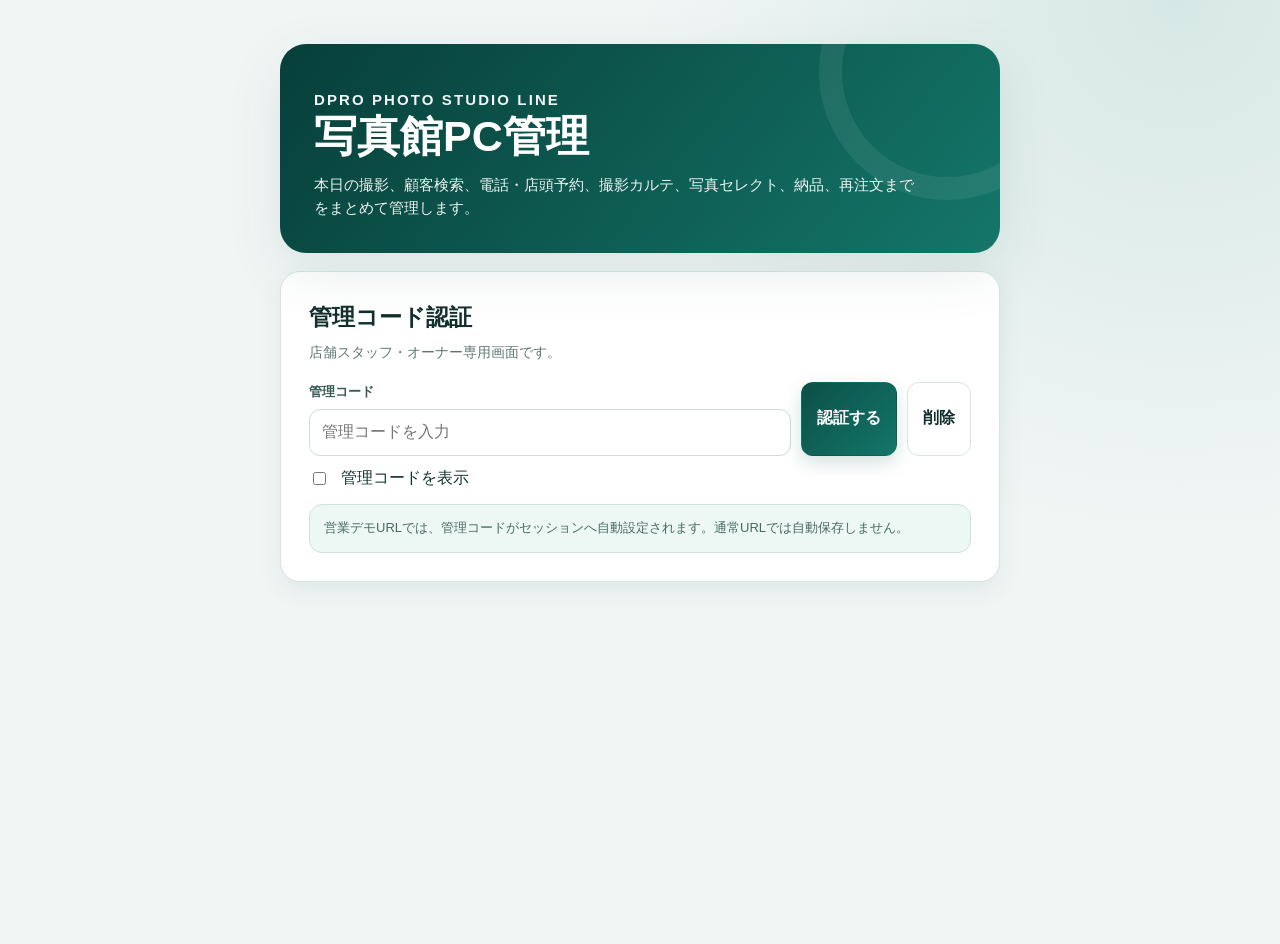
<file: owner.html>
<!DOCTYPE html>
<html lang="ja">
<head>
  <meta charset="UTF-8" />
  <meta name="viewport" content="width=device-width, initial-scale=1, viewport-fit=cover" />
  <meta name="robots" content="noindex, nofollow" />
  <meta name="theme-color" content="#0b5048" />
  <meta name="description" content="DPROフォトスタジオ 写真館PC管理画面。予約、顧客、撮影当日、写真セレクト、納品、再注文、店舗設定を管理します。" />
  <title>DPROフォトスタジオ｜写真館PC管理</title>
  <!-- Version: STUDIO-11-OWNER-FINAL-INTEGRATION-20260715 -->
  <script src="./config.js?v=DPRO-TUTORIAL-PHOTO-V1.1-20260828"></script>
  <script src="./photo-feature-switch-master.js?v=DPRO-PHOTO-FEATURE-SWITCH-PHASE0-FIX2-20261006"></script>
  <style>
    :root {
      --green-950: #073f39;
      --green-900: #0b5048;
      --green-850: #0d5b51;
      --green-800: #0f665a;
      --green-700: #147669;
      --green-600: #218b7b;
      --green-300: #83c8bc;
      --green-100: #dff2ed;
      --green-050: #edf8f5;
      --ink: #12312e;
      --muted: #607773;
      --line: #d7e5e2;
      --surface: #ffffff;
      --canvas: #f1f6f5;
      --soft: #f7faf9;
      --amber: #9a6200;
      --amber-bg: #fff4d9;
      --red: #a53535;
      --red-bg: #fff0f0;
      --blue: #285f8e;
      --blue-bg: #edf5ff;
      --violet: #6550a7;
      --violet-bg: #f2efff;
      --shadow: 0 18px 55px rgba(11, 80, 72, 0.10);
      --shadow-sm: 0 8px 24px rgba(13, 78, 70, 0.08);
      --radius-xl: 26px;
      --radius-lg: 20px;
      --radius-md: 14px;
      --sidebar: 250px;
    }

    * { box-sizing: border-box; }
    [hidden] { display: none !important; }
    html { scroll-behavior: smooth; }
    body {
      margin: 0;
      min-height: 100vh;
      color: var(--ink);
      background:
        radial-gradient(circle at 92% 0%, rgba(33,139,123,.13), transparent 34rem),
        var(--canvas);
      font-family: -apple-system, BlinkMacSystemFont, "Segoe UI", "Hiragino Kaku Gothic ProN", "Yu Gothic", Meiryo, sans-serif;
      line-height: 1.55;
      -webkit-font-smoothing: antialiased;
    }
    button, input, select, textarea { font: inherit; }
    button { cursor: pointer; }
    a { color: inherit; }

    .auth-page {
      width: min(720px, calc(100% - 30px));
      margin: 44px auto;
    }
    .auth-hero,
    .topbar {
      position: relative;
      overflow: hidden;
      color: #fff;
      background: linear-gradient(130deg, var(--green-950), var(--green-700));
      box-shadow: var(--shadow);
    }
    .auth-hero { padding: 34px; border-radius: var(--radius-xl); }
    .auth-hero::before,
    .topbar::before {
      content: "";
      position: absolute;
      width: 210px;
      height: 210px;
      right: -75px;
      top: -100px;
      border-radius: 50%;
      border: 23px solid rgba(255,255,255,.07);
      pointer-events: none;
    }
    .eyebrow { margin: 0 0 6px; font-size: 12px; font-weight: 900; letter-spacing: .14em; }
    .auth-hero h1 { margin: 0; font-size: clamp(28px, 6vw, 43px); line-height: 1.2; }
    .auth-hero p { margin: 10px 0 0; max-width: 600px; font-size: 15px; opacity: .94; }

    .auth-card {
      margin-top: 18px;
      padding: 28px;
      border: 1px solid var(--line);
      border-radius: var(--radius-lg);
      background: #fff;
      box-shadow: var(--shadow-sm);
    }
    .auth-card h2 { margin: 0; font-size: 23px; }
    .auth-row { display: grid; grid-template-columns: 1fr auto auto; gap: 10px; margin-top: 18px; }

    .field { display: grid; gap: 7px; }
    .field label, .field-label { color: #385d57; font-size: 13px; font-weight: 850; }
    .input,
    select,
    textarea {
      width: 100%;
      min-height: 44px;
      padding: 10px 12px;
      border: 1px solid #cbded9;
      border-radius: 11px;
      color: var(--ink);
      background: #fff;
      outline: none;
      transition: border-color .15s ease, box-shadow .15s ease;
    }
    textarea { min-height: 96px; resize: vertical; }
    .input:focus, select:focus, textarea:focus { border-color: var(--green-600); box-shadow: 0 0 0 3px rgba(33,139,123,.12); }
    .input-sm { min-height: 38px; padding: 7px 9px; }

    .btn {
      display: inline-flex;
      align-items: center;
      justify-content: center;
      gap: 7px;
      min-height: 44px;
      padding: 9px 15px;
      border: 1px solid transparent;
      border-radius: 12px;
      text-decoration: none;
      font-weight: 850;
      white-space: nowrap;
      transition: transform .12s ease, opacity .12s ease, box-shadow .12s ease;
    }
    .btn:hover { transform: translateY(-1px); }
    .btn:disabled { cursor: not-allowed; opacity: .48; transform: none; }
    .btn-primary { color: #fff; background: linear-gradient(135deg, var(--green-900), var(--green-700)); box-shadow: 0 7px 18px rgba(15,102,90,.18); }
    .btn-secondary { color: var(--green-900); border-color: #b9d7d1; background: var(--green-050); }
    .btn-neutral { color: var(--ink); border-color: var(--line); background: #fff; }
    .btn-danger { color: var(--red); border-color: #edc6c6; background: var(--red-bg); }
    .btn-amber { color: #784b00; border-color: #efd59b; background: var(--amber-bg); }
    .btn-small { min-height: 36px; padding: 6px 10px; border-radius: 9px; font-size: 12px; }
    .btn-wide { width: 100%; }

    .auth-note,
    .notice {
      display: flex;
      align-items: flex-start;
      gap: 10px;
      margin-top: 14px;
      padding: 13px 14px;
      border: 1px solid #cfe2de;
      border-radius: 13px;
      background: var(--green-050);
      color: #496963;
      font-size: 13px;
    }

        /* DPRO-PHOTO-CUSTOMER-DETAIL-LAYOUT-V2-20261009 */
    .customer-contact-status-note { display:block; margin:10px 0 14px; padding:12px 14px; border:1px solid #cfe2de; border-radius:12px; background:var(--green-050); color:#315a54; line-height:1.65; }
    .customer-contact-status-value { display:block; font-size:14px; font-weight:650; overflow-wrap:anywhere; }
    .customer-contact-status-value strong { font-weight:900; }
    .customer-contact-status-explain { display:block; margin-top:6px; color:#496963; font-size:12px; overflow-wrap:break-word; }
.app { min-height: 100vh; }
    .topbar {
      position: sticky;
      top: 0;
      z-index: 60;
      display: grid;
      grid-template-columns: minmax(260px, 1fr) auto;
      gap: 20px;
      align-items: center;
      min-height: 106px;
      padding: 20px 28px;
    }
    .topbar-title { position: relative; z-index: 1; }
    .topbar h1 { margin: 0; font-size: clamp(24px, 3vw, 34px); line-height: 1.22; }
    .topbar p { margin: 5px 0 0; font-size: 13px; opacity: .9; }
    .top-actions { position: relative; z-index: 2; display: flex; flex-wrap: wrap; justify-content: flex-end; gap: 8px; }
    .top-actions .btn-neutral { background: rgba(255,255,255,.96); }

    .layout {
      display: grid;
      grid-template-columns: var(--sidebar) minmax(0, 1fr);
      gap: 20px;
      width: min(1560px, calc(100% - 32px));
      margin: 20px auto 54px;
    }
    .sidebar {
      position: sticky;
      top: 126px;
      align-self: start;
      overflow: hidden;
      border: 1px solid var(--line);
      border-radius: var(--radius-lg);
      background: #fff;
      box-shadow: var(--shadow-sm);
    }
    .studio-summary { padding: 18px; border-bottom: 1px solid var(--line); background: linear-gradient(160deg, #f6fbfa, #fff); }
    .studio-summary strong { display: block; font-size: 17px; }
    .studio-summary span { display: block; margin-top: 4px; color: var(--muted); font-size: 12px; }
    .side-nav { display: grid; gap: 5px; padding: 12px; }
    .nav-btn {
      display: grid;
      grid-template-columns: 28px 1fr auto;
      gap: 9px;
      align-items: center;
      width: 100%;
      min-height: 46px;
      padding: 8px 10px;
      border: 0;
      border-radius: 11px;
      color: #45645f;
      background: transparent;
      text-align: left;
      font-weight: 800;
    }
    .nav-btn:hover { background: #f1f7f5; }
    .nav-btn.active { color: #fff; background: var(--green-800); }
    .nav-icon { display: grid; place-items: center; width: 28px; height: 28px; border-radius: 8px; background: rgba(15,102,90,.10); font-size: 14px; }
    .nav-btn.active .nav-icon { background: rgba(255,255,255,.17); }
    .nav-badge { min-width: 24px; padding: 2px 7px; border-radius: 999px; background: #e8f2f0; color: var(--green-800); font-size: 11px; text-align: center; }
    .nav-btn.active .nav-badge { background: rgba(255,255,255,.18); color: #fff; }
    .sidebar-footer { padding: 14px 18px 18px; border-top: 1px solid var(--line); color: var(--muted); font-size: 11px; }

    .content { min-width: 0; }
    .view { display: none; }
    .view.active { display: block; animation: fade .16s ease; }
    @keyframes fade { from { opacity: .45; transform: translateY(4px); } to { opacity: 1; transform: none; } }

    .page-head {
      display: flex;
      align-items: flex-start;
      justify-content: space-between;
      gap: 16px;
      margin-bottom: 14px;
    }
    .page-head h2 { margin: 0; font-size: clamp(24px, 3vw, 32px); line-height: 1.25; }
    .page-head p { margin: 5px 0 0; color: var(--muted); font-size: 14px; }
    .page-actions { display: flex; flex-wrap: wrap; gap: 8px; }

    .panel {
      margin-top: 14px;
      padding: 20px;
      border: 1px solid var(--line);
      border-radius: var(--radius-lg);
      background: #fff;
      box-shadow: 0 8px 28px rgba(13,78,70,.055);
    }
    .panel:first-child { margin-top: 0; }
    .panel-head { display: flex; align-items: flex-start; justify-content: space-between; gap: 14px; margin-bottom: 14px; }
    .panel-head h3 { margin: 0; font-size: 19px; }
    .panel-head p { margin: 3px 0 0; color: var(--muted); font-size: 13px; }

    .stats-grid { display: grid; grid-template-columns: repeat(6, minmax(0,1fr)); gap: 10px; }
    .stat-card {
      min-height: 108px;
      padding: 14px;
      border: 1px solid var(--line);
      border-radius: 15px;
      background: linear-gradient(160deg, #fff, #f7fbfa);
    }
    .stat-card span { display: block; color: var(--muted); font-size: 12px; font-weight: 800; }
    .stat-card strong { display: block; margin-top: 7px; font-size: 30px; line-height: 1; }
    .stat-card small { display: block; margin-top: 8px; color: #7c918d; font-size: 11px; }
    .stat-card.alert { border-color: #efd8a6; background: linear-gradient(160deg,#fff,#fff7e6); }
    .stat-card.info { border-color: #c9dff3; background: linear-gradient(160deg,#fff,#f1f7ff); }

    .dashboard-grid { display: grid; grid-template-columns: minmax(0,1.25fr) minmax(310px,.75fr); gap: 14px; margin-top: 14px; }
    .stack { display: grid; gap: 14px; }

    .timeline,
    .task-list,
    .simple-list,
    .search-results,
    .reservation-list { display: grid; gap: 10px; }
    .timeline-item,
    .task-item,
    .simple-item,
    .reservation-row,
    .customer-row {
      border: 1px solid var(--line);
      border-radius: 14px;
      background: #fff;
    }
    .timeline-item { display: grid; grid-template-columns: 78px minmax(0,1fr) auto; gap: 12px; align-items: center; padding: 13px; }
    .time-box { padding: 8px 6px; border-radius: 11px; background: var(--green-050); color: var(--green-900); text-align: center; }
    .time-box strong { display: block; font-size: 19px; line-height: 1.1; }
    .time-box span { display: block; margin-top: 3px; font-size: 10px; font-weight: 800; }
    .item-title { margin: 0; font-size: 16px; font-weight: 900; }
    .item-meta { margin-top: 3px; color: var(--muted); font-size: 12px; }
    .item-tags { display: flex; flex-wrap: wrap; gap: 5px; margin-top: 7px; }

    .badge,
    .tag {
      display: inline-flex;
      align-items: center;
      justify-content: center;
      min-height: 25px;
      padding: 3px 8px;
      border-radius: 999px;
      font-size: 11px;
      font-weight: 850;
    }
    .badge.green, .tag { color: var(--green-900); background: var(--green-100); }
    .badge.amber { color: var(--amber); background: var(--amber-bg); }
    .badge.red { color: var(--red); background: var(--red-bg); }
    .badge.blue { color: var(--blue); background: var(--blue-bg); }
    .badge.violet { color: var(--violet); background: var(--violet-bg); }
    .badge.gray { color: #667c78; background: #eef3f2; }

    .task-item { display: grid; grid-template-columns: 1fr auto; gap: 10px; align-items: center; padding: 12px; }
    .task-title { font-weight: 850; }
    .task-detail { margin-top: 3px; color: var(--muted); font-size: 12px; }
    .task-actions { display: flex; gap: 6px; }

    .filters {
      display: grid;
      grid-template-columns: repeat(5, minmax(120px, 1fr)) auto;
      gap: 10px;
      align-items: end;
    }
    .filters.three { grid-template-columns: 1.4fr 1fr auto; }

    .table-wrap { overflow-x: auto; border: 1px solid var(--line); border-radius: 15px; }
    table { width: 100%; border-collapse: collapse; min-width: 900px; }
    th, td { padding: 12px 13px; border-bottom: 1px solid #e4ecea; text-align: left; vertical-align: middle; font-size: 13px; }
    th { color: #476660; background: #f4f8f7; font-size: 12px; font-weight: 900; white-space: nowrap; }
    tr:last-child td { border-bottom: 0; }
    tbody tr:hover { background: #fbfdfd; }

    .reservation-row { display: grid; grid-template-columns: 90px minmax(0,1fr) auto; gap: 13px; align-items: center; padding: 13px; }
    .customer-row { display: grid; grid-template-columns: minmax(0,1.1fr) minmax(190px,.7fr) auto; gap: 14px; align-items: center; padding: 14px; }
    .customer-name { font-size: 17px; font-weight: 900; }

    .empty {
      padding: 30px 18px;
      border: 1px dashed #c9dcda;
      border-radius: 14px;
      background: #f9fcfb;
      color: var(--muted);
      text-align: center;
      font-size: 14px;
    }

    .form-grid { display: grid; grid-template-columns: repeat(2, minmax(0,1fr)); gap: 13px; }
    .form-grid.three { grid-template-columns: repeat(3, minmax(0,1fr)); }
    .span-2 { grid-column: 1 / -1; }
    .check-row { display: flex; flex-wrap: wrap; gap: 12px; align-items: center; min-height: 44px; }
    .check-row label { display: inline-flex; align-items: center; gap: 6px; font-size: 13px; font-weight: 750; }
    .section-divider { height: 1px; margin: 18px 0; background: var(--line); }

    .hours-grid { display: grid; gap: 8px; }
    .hours-row { display: grid; grid-template-columns: 72px 100px 1fr 1fr 1fr; gap: 8px; align-items: center; padding: 9px; border: 1px solid var(--line); border-radius: 12px; background: #fafcfc; }
    .hours-row strong { font-size: 13px; }

    .catalog-grid { display: grid; grid-template-columns: repeat(3, minmax(0,1fr)); gap: 10px; }
    .catalog-card { padding: 13px; border: 1px solid var(--line); border-radius: 13px; background: #fbfdfc; }
    .catalog-card strong { display: block; font-size: 15px; }
    .catalog-card span { display: block; margin-top: 4px; color: var(--muted); font-size: 12px; }

    .modal-backdrop {
      position: fixed;
      inset: 0;
      z-index: 100;
      display: grid;
      place-items: center;
      padding: 18px;
      background: rgba(3, 34, 30, .58);
      backdrop-filter: blur(4px);
    }
    .modal {
      display: flex;
      flex-direction: column;
      width: min(1080px, 100%);
      max-height: calc(100vh - 36px);
      overflow: hidden;
      border-radius: 22px;
      background: #fff;
      box-shadow: 0 24px 80px rgba(0,0,0,.24);
    }
    .modal.small { width: min(760px, 100%); }
    .modal-head { display: flex; align-items: flex-start; justify-content: space-between; gap: 14px; padding: 18px 20px; border-bottom: 1px solid var(--line); background: #f8fbfa; }
    .modal-head h3 { margin: 0; font-size: 22px; }
    .modal-head p { margin: 4px 0 0; color: var(--muted); font-size: 12px; }
    .modal-body { overflow: auto; padding: 20px; }
    .modal-foot { display: flex; justify-content: flex-end; gap: 8px; padding: 14px 20px; border-top: 1px solid var(--line); background: #fff; }
    .icon-btn { display: grid; place-items: center; width: 38px; height: 38px; border: 1px solid var(--line); border-radius: 10px; background: #fff; font-size: 20px; }

    .detail-summary { display: grid; grid-template-columns: repeat(4,minmax(0,1fr)); gap: 9px; margin-bottom: 14px; }
    .detail-box { padding: 11px; border-radius: 12px; background: #f2f7f6; }
    .detail-box span { display: block; color: var(--muted); font-size: 11px; font-weight: 800; }
    .detail-box strong { display: block; margin-top: 3px; font-size: 14px; word-break: break-word; }

    .modal-tabs { display: flex; gap: 7px; overflow-x: auto; margin-bottom: 15px; padding-bottom: 3px; }
    .modal-tab { min-height: 38px; padding: 7px 12px; border: 1px solid var(--line); border-radius: 10px; background: #fff; color: #516c67; font-weight: 850; white-space: nowrap; }
    .modal-tab.active { color: #fff; border-color: var(--green-800); background: var(--green-800); }
    .modal-panel { display: none; }
    .modal-panel.active { display: block; }

    .slot-grid { display: grid; grid-template-columns: repeat(6, minmax(0,1fr)); gap: 7px; margin-top: 9px; }
    .slot-btn { min-height: 40px; border: 1px solid #bcd8d2; border-radius: 10px; background: #f2faf7; color: var(--green-900); font-weight: 850; }
    .slot-btn.selected { color: #fff; border-color: var(--green-800); background: var(--green-800); }
    .slot-btn .slot-remaining { display: block; margin-top: 2px; font-size: 9px; font-weight: 800; opacity: .76; }
    .manual-date-guide { margin-top: 6px; color: #55716c; font-size: 11px; font-weight: 800; line-height: 1.5; }

    .inline-search { display: grid; grid-template-columns: 1fr auto; gap: 8px; }
    .mini-results { display: grid; gap: 6px; margin-top: 8px; max-height: 180px; overflow: auto; }
    .manual-locked { background: #eef7f4 !important; color: #274e47 !important; font-weight: 850; }
    .manual-note { padding: 10px 12px; border: 1px solid #bdd8d2; border-radius: 10px; background: #edf8f5; color: #315c55; font-size: 12px; font-weight: 800; }
    .manual-conflict { padding: 13px; border: 1px solid #e6afa9; border-radius: 12px; background: #fff0ed; color: #75352f; }
    .manual-conflict h4 { margin: 0 0 6px; }
    .manual-conflict p { margin: 0; white-space: pre-wrap; font-size: 13px; line-height: 1.6; }

    .mini-result { display: grid; grid-template-columns: 1fr auto; gap: 8px; align-items: center; padding: 9px; border: 1px solid var(--line); border-radius: 10px; background: #fafcfc; }

    .toast-region { position: fixed; right: 18px; bottom: 18px; z-index: 200; display: grid; gap: 9px; width: min(390px, calc(100% - 36px)); }
    .toast { padding: 13px 15px; border-radius: 13px; color: #fff; background: #173f3a; box-shadow: 0 12px 38px rgba(0,0,0,.18); font-size: 13px; font-weight: 750; animation: toastIn .18s ease; }
    .toast.success { background: var(--green-800); }
    .toast.error { background: #9b3636; }
    @keyframes toastIn { from { opacity: 0; transform: translateY(8px); } to { opacity: 1; transform: none; } }

    .loading-cover { position: fixed; inset: 0; z-index: 180; display: grid; place-items: center; background: rgba(243,247,246,.76); backdrop-filter: blur(3px); }
    .loading-box { padding: 18px 24px; border: 1px solid var(--line); border-radius: 16px; background: #fff; box-shadow: var(--shadow-sm); font-weight: 850; }

    .footer { margin-top: 28px; color: #80928f; font-size: 11px; text-align: center; }

    @media (max-width: 1180px) {
      .stats-grid { grid-template-columns: repeat(3, 1fr); }
      .dashboard-grid { grid-template-columns: 1fr; }
      .filters { grid-template-columns: repeat(3, minmax(120px,1fr)); }
      .catalog-grid { grid-template-columns: repeat(2,1fr); }
    }
    @media (max-width: 900px) {
      .topbar { position: relative; grid-template-columns: 1fr; padding: 18px; }
      .top-actions { justify-content: flex-start; }
      .layout { display: block; width: min(100% - 22px, 900px); margin-top: 12px; }
      .sidebar { position: sticky; top: 0; z-index: 55; margin-bottom: 12px; border-radius: 15px; }
      .studio-summary, .sidebar-footer { display: none; }
      .side-nav { display: flex; overflow-x: auto; padding: 7px; }
      .nav-btn { flex: 0 0 auto; grid-template-columns: 24px auto auto; min-height: 40px; padding: 7px 9px; }
      .nav-icon { width: 24px; height: 24px; }
      .filters, .filters.three { grid-template-columns: repeat(2, minmax(0,1fr)); }
      .hours-row { grid-template-columns: 58px 90px 1fr 1fr; }
      .hours-row .last-reception { grid-column: 3 / -1; }
    }
    @media (max-width: 680px) {
      .auth-row { grid-template-columns: 1fr 1fr; }
      .auth-row .field { grid-column: 1 / -1; }
      .top-actions .btn { flex: 1 1 auto; }
      .stats-grid { grid-template-columns: repeat(2,1fr); }
      .page-head { display: block; }
      .page-actions { margin-top: 10px; }
      .panel { padding: 15px; border-radius: 16px; }
      .timeline-item, .reservation-row, .customer-row { grid-template-columns: 68px 1fr; }
      .timeline-item > :last-child, .reservation-row > :last-child, .customer-row > :last-child { grid-column: 1 / -1; }
      .filters, .filters.three, .form-grid, .form-grid.three { grid-template-columns: 1fr; }
      .span-2 { grid-column: auto; }
      .catalog-grid { grid-template-columns: 1fr; }
      .detail-summary { grid-template-columns: repeat(2,1fr); }
      .slot-grid { grid-template-columns: repeat(3,1fr); }
      .hours-row { grid-template-columns: 55px 85px 1fr; }
      .hours-row .close-time, .hours-row .last-reception { grid-column: auto; }
      .modal-backdrop { padding: 7px; }
      .modal { max-height: calc(100vh - 14px); border-radius: 16px; }
    }
  </style>
</head>
<body>
  <main id="authGate" class="auth-page">
    <section class="auth-hero">
      <p class="eyebrow">DPRO PHOTO STUDIO LINE</p>
      <h1>写真館PC管理</h1>
      <p>本日の撮影、顧客検索、電話・店頭予約、撮影カルテ、写真セレクト、納品、再注文までをまとめて管理します。</p>
    </section>
    <section class="auth-card">
      <h2>管理コード認証</h2>
      <p style="margin:6px 0 0;color:var(--muted);font-size:14px;">店舗スタッフ・オーナー専用画面です。</p>
      <div class="auth-row">
        <div class="field">
          <label for="adminCodeInput">管理コード</label>
          <input id="adminCodeInput" class="input" type="password" inputmode="numeric" autocomplete="current-password" placeholder="管理コードを入力" />
        </div>
        <button id="adminVerifyBtn" class="btn btn-primary" type="button">認証する</button>
        <button id="adminClearBtn" class="btn btn-neutral" type="button">削除</button>
      </div>
      <label class="check-row" style="min-height:auto;margin-top:10px;">
        <input id="showAdminCode" type="checkbox" /> 管理コードを表示
      </label>
      <div id="authMessage" class="auth-note">営業デモURLでは、管理コードがセッションへ自動設定されます。通常URLでは自動保存しません。</div>
    </section>
  </main>

  <div id="ownerApp" class="app" hidden>
    <header class="topbar">
      <div class="topbar-title">
        <p class="eyebrow">DPRO PHOTO STUDIO LINE</p>
        <h1 id="topStudioName">DPROフォトスタジオ｜写真館PC管理</h1>
        <p id="topStudioMeta">予約・撮影当日・写真セレクト・納品・再注文を一元管理</p>
      </div>
      <div class="top-actions">
        <button id="openManualBookingBtn" class="btn btn-primary" type="button">＋ 電話・店頭予約</button>
        <button id="refreshAllBtn" class="btn btn-neutral" type="button">最新情報へ更新</button>
        <a id="systemCheckLink" class="btn btn-neutral" href="#" target="_blank" rel="noopener">システムチェック</a>
        <button id="logoutBtn" class="btn btn-danger" type="button">管理コード削除</button>
      </div>
    </header>

    <div class="layout">
      <aside class="sidebar">
        <div class="studio-summary">
          <strong id="sideStudioName">DPROフォトスタジオ</strong>
          <span id="sideStudioInfo">本日の業務を確認してください。</span>
        </div>
        <nav class="side-nav" aria-label="管理メニュー">
          <button class="nav-btn active" data-view="dashboard" type="button"><span class="nav-icon">⌂</span><span>ダッシュボード</span><span id="navDashboardBadge" class="nav-badge">-</span></button>
          <button class="nav-btn" data-view="today" type="button"><span class="nav-icon">日</span><span>今日の撮影</span><span id="navTodayBadge" class="nav-badge">-</span></button>
          <button class="nav-btn" data-view="reservations" type="button"><span class="nav-icon">予</span><span>予約一覧</span></button>
          <button class="nav-btn" data-view="customers" type="button"><span class="nav-icon">顧</span><span>顧客検索</span></button>
          <button id="followupNavBtn" class="nav-btn" data-view="followup" type="button"><span class="nav-icon">育</span><span>顧客フォロー</span><span id="navFollowupBadge" class="nav-badge">-</span></button>
          <button class="nav-btn" data-view="post" type="button"><span class="nav-icon">後</span><span>セレクト・納品</span><span id="navPostBadge" class="nav-badge">-</span></button>
          <button class="nav-btn" data-view="tasks" type="button"><span class="nav-icon">✓</span><span>タスク・再注文</span><span id="navTaskBadge" class="nav-badge">-</span></button>
          <button class="nav-btn" data-view="settings" type="button"><span class="nav-icon">設</span><span>店舗設定</span></button>
        </nav>
        <div class="sidebar-footer">DPROフォトスタジオ<br />写真館業務管理システム</div>
      </aside>

      <section class="content">
        <section id="view-dashboard" class="view active">
          <div class="page-head">
            <div><h2>ダッシュボード</h2><p>今日やることと撮影後の進捗を最初に確認します。</p></div>
            <div class="page-actions"><button class="btn btn-secondary" data-view-jump="today" type="button">今日の撮影を開く</button></div>
          </div>
          <div id="dashboardStats" class="stats-grid"></div>
          <div class="dashboard-grid">
            <div class="stack">
              <section class="panel">
                <div class="panel-head"><div><h3>本日の撮影</h3><p>受付から当日完了までの進行状況です。</p></div><button class="btn btn-small btn-neutral" data-view-jump="today" type="button">すべて表示</button></div>
                <div id="dashboardToday" class="timeline"></div>
              </section>
              <section class="panel">
                <div class="panel-head"><div><h3>写真セレクト・納品進捗</h3><p>撮影後の案内漏れを防ぎます。</p></div><button class="btn btn-small btn-neutral" data-view-jump="post" type="button">すべて表示</button></div>
                <div id="dashboardPost" class="simple-list"></div>
              </section>
            </div>
            <div class="stack">
              <section class="panel">
                <div class="panel-head"><div><h3>今日までのタスク</h3><p>優先度の高いものから表示します。</p></div></div>
                <div id="dashboardTasks" class="task-list"></div>
              </section>
              <section class="panel">
                <div class="panel-head"><div><h3>再注文・アルバム相談</h3><p>追加プリントなどの相談受付です。</p></div></div>
                <div id="dashboardReorders" class="simple-list"></div>
              </section>
            </div>
          </div>
        </section>

        <section id="view-today" class="view">
          <div class="page-head">
            <div><h2>今日の撮影</h2><p>受付、準備、撮影、会計案内までを順番に更新します。</p></div>
            <div class="page-actions"><button id="todayRefreshBtn" class="btn btn-secondary" type="button">再読み込み</button></div>
          </div>
          <section class="panel">
            <div class="filters three">
              <div class="field"><label for="todayDate">表示日</label><input id="todayDate" class="input" type="date" /></div>
              <div class="field"><label>表示内容</label><div class="check-row"><label><input id="todayHideDone" type="checkbox" /> 完了を隠す</label></div></div>
              <button id="todayLoadBtn" class="btn btn-primary" type="button">この日を表示</button>
            </div>
          </section>
          <section class="panel">
            <div class="panel-head"><div><h3 id="todayHeading">撮影予定</h3><p>カードを押すと詳細・撮影カルテを開きます。</p></div><span id="todayCountBadge" class="badge green">0件</span></div>
            <div id="todayList" class="reservation-list"></div>
          </section>
        </section>

        <section id="view-reservations" class="view">
          <div class="page-head">
            <div><h2>予約一覧</h2><p>日付・予約状態・来店状態・撮影後状態で絞り込めます。</p></div>
            <div class="page-actions"><button class="btn btn-primary" data-open-manual type="button">＋ 電話・店頭予約</button></div>
          </div>
          <section class="panel">
            <div class="filters">
              <div class="field"><label for="filterDateFrom">開始日</label><input id="filterDateFrom" class="input" type="date" /></div>
              <div class="field"><label for="filterDateTo">終了日</label><input id="filterDateTo" class="input" type="date" /></div>
              <div class="field"><label for="filterReservationStatus">予約状態</label><select id="filterReservationStatus"><option value="">すべて</option></select></div>
              <div class="field"><label for="filterVisitStatus">来店状態</label><select id="filterVisitStatus"><option value="">すべて</option></select></div>
              <div class="field"><label for="filterPostStatus">撮影後状態</label><select id="filterPostStatus"><option value="">すべて</option></select></div>
              <button id="reservationSearchBtn" class="btn btn-primary" type="button">検索</button>
            </div>
          </section>
          <section class="panel">
            <div class="panel-head"><div><h3>予約検索結果</h3><p id="reservationResultMeta">条件を指定して検索してください。</p></div></div>
            <div id="reservationTable" class="table-wrap"></div>
          </section>
        </section>

        <section id="view-customers" class="view">
          <div class="page-head">
            <div><h2>顧客検索</h2><p>電話番号・氏名・顧客番号・撮影対象者名で検索できます。</p></div>
          </div>
          <section class="panel">
            <div class="filters three">
              <div class="field"><label for="customerSearchInput">検索キーワード</label><input id="customerSearchInput" class="input" type="search" placeholder="例：090-9999-1111、佐藤美咲、PHOTO-DEMO-001、はると" /></div>
              <div class="field"><label>電話番号正規化</label><div id="customerNormalizedPreview" class="auth-note" style="margin:0;min-height:44px;padding:10px 12px;">入力すると正規化結果を表示</div></div>
              <button id="customerSearchBtn" class="btn btn-primary" type="button">顧客を検索</button>
            </div>
          </section>
          <section class="panel">
            <div class="panel-head"><div><h3>顧客検索結果</h3><p id="customerResultMeta">検索キーワードを入力してください。</p></div></div>
            <div id="customerResults" class="search-results"></div>
          </section>
        </section>

        <!-- DPRO-PHOTO-CRM-BRUSHUP-4-20260918 -->
        <section id="view-followup" class="view">
          <div class="page-head">
            <div><h2>顧客フォロー</h2><p>年齢・誕生日・前回撮影日から、次の撮影につながるお客様を見つけます。</p></div>
            <div class="page-actions"><button id="followupRefreshBtn" class="btn btn-secondary" type="button">最新情報へ更新</button></div>
          </div>
          <div id="followupStats" class="stats-grid"></div>
          <section class="panel">
            <div class="panel-head">
              <div><h3>ライフイベント検索</h3><p>七五三、誕生日、再来店時期などを組み合わせて検索できます。</p></div>
              <span id="followupResultCount" class="badge green">0名</span>
            </div>
            <div class="filters">
              <div class="field"><label for="followupTargetYear">対象年</label><input id="followupTargetYear" class="input" type="number" min="1900" max="2200" /></div>
              <div class="field"><label>その年になる年齢</label><div class="check-row"><label><input id="followupAge3" type="checkbox" /> 3歳</label><label><input id="followupAge5" type="checkbox" /> 5歳</label><label><input id="followupAge7" type="checkbox" /> 7歳</label></div></div>
              <div class="field"><label for="followupBirthdayMonth">誕生月</label><select id="followupBirthdayMonth"><option value="">すべて</option><option value="1">1月</option><option value="2">2月</option><option value="3">3月</option><option value="4">4月</option><option value="5">5月</option><option value="6">6月</option><option value="7">7月</option><option value="8">8月</option><option value="9">9月</option><option value="10">10月</option><option value="11">11月</option><option value="12">12月</option></select></div>
              <div class="field"><label for="followupInactiveMonths">前回撮影から</label><select id="followupInactiveMonths"><option value="">指定なし</option><option value="6">6か月以上</option><option value="12">1年以上</option><option value="18">1年6か月以上</option><option value="24">2年以上</option><option value="36">3年以上</option></select></div>
              <div class="field"><label for="followupLineStatus">LINE連携</label><select id="followupLineStatus"><option value="all">すべて</option><option value="linked">連携済み</option><option value="unlinked">未連携</option></select></div>
              <div class="field"><label for="followupQuery">名前・顧客番号・電話</label><input id="followupQuery" class="input" type="search" placeholder="例：佐藤、PHOTO-DEMO-001" /></div>
              <button id="followupSearchBtn" class="btn btn-primary" type="button">この条件で検索</button>
            </div>
            <div class="page-actions" style="margin-top:12px;">
              <button class="btn btn-small btn-secondary" data-followup-preset="shichigosan" type="button">今年の3・5・7歳</button>
              <button class="btn btn-small btn-secondary" data-followup-preset="birthday-next" type="button">来月誕生日</button>
              <button class="btn btn-small btn-secondary" data-followup-preset="inactive-12" type="button">1年以上撮影なし</button>
              <button class="btn btn-small btn-neutral" data-followup-preset="clear" type="button">条件をクリア</button>
            </div>
          </section>
          <section class="panel">
            <div class="panel-head"><div><h3>検索結果</h3><p>撮影対象者単位で表示します。兄弟・姉妹がいるご家庭も個別に追えます。</p></div></div>
            <div id="followupResults" class="search-results"><div class="empty">条件を指定して検索してください。</div></div>
          </section>
          <section class="panel">
            <div class="panel-head"><div><h3>LINEセグメント配信</h3><p>検索結果から対象者を選択し、重複除外と最終確認をしてから安全に配信します。</p></div></div>
            <div id="lineSegmentMount" class="auth-note" style="margin:0;">LINEセグメント配信機能を読み込んでいます...</div>
          </section>
          <!-- R33Y REGION READONLY V1 candidate: hidden, both feature flags OFF by default. -->
          <section class="panel" id="r33hRegionPanel" hidden>
            <div id="r33hRegionMount" aria-label="地域検索・参照のみ"></div>
          </section>
        </section>

        <section id="view-post" class="view">
          <div class="page-head">
            <div><h2>写真セレクト・納品</h2><p>外部ギャラリー案内、セレクト期限、納品準備を管理します。</p></div>
            <div class="page-actions"><button id="postRefreshBtn" class="btn btn-secondary" type="button">再読み込み</button></div>
          </div>
          <section class="panel">
            <div id="postBoard" class="reservation-list"></div>
          </section>
        </section>

        <section id="view-tasks" class="view">
          <div class="page-head">
            <div><h2>タスク・再注文相談</h2><p>持ち物案内、セレクト案内、納品予定、追加プリント相談を管理します。</p></div>
            <div class="page-actions"><button id="taskRefreshBtn" class="btn btn-secondary" type="button">再読み込み</button></div>
          </div>
          <div class="dashboard-grid">
            <section class="panel">
              <div class="panel-head"><div><h3>未完了タスク</h3><p>対応中・対応済みへ更新できます。</p></div></div>
              <div id="allTasks" class="task-list"></div>
            </section>
            <section class="panel">
              <div class="panel-head"><div><h3>再注文・アルバム相談</h3><p>受付済みから完了まで進捗を更新します。</p></div></div>
              <div id="allReorders" class="simple-list"></div>
            </section>
          </div>
        </section>

        <section id="view-settings" class="view">
          <div class="page-head">
            <div><h2>店舗設定</h2><p>店舗情報、予約条件、営業時間、文面テンプレートを管理します。</p></div>
            <div class="page-actions"><button id="settingsReloadBtn" class="btn btn-secondary" type="button">設定を再読込</button><button id="settingsSaveBtn" class="btn btn-primary" type="button">変更を保存</button></div>
          </div>
          <section class="panel">
            <div class="panel-head"><div><h3>店舗基本情報</h3><p>お客様画面や案内に表示する情報です。</p></div></div>
            <div class="form-grid">
              <div class="field"><label for="settingStudioName">店舗名</label><input id="settingStudioName" class="input" type="text" /></div>
              <div class="field"><label for="settingPhone">電話番号</label><input id="settingPhone" class="input" type="tel" /></div>
              <div class="field"><label for="settingEmail">メール</label><input id="settingEmail" class="input" type="email" /></div>
              <div class="field"><label for="settingPostal">郵便番号</label><input id="settingPostal" class="input" type="text" /></div>
              <div class="field span-2"><label for="settingAddress">住所</label><input id="settingAddress" class="input" type="text" /></div>
              <div class="field span-2"><label for="settingSubtitle">説明文</label><textarea id="settingSubtitle"></textarea></div>
              <div class="field"><label for="settingMaxDaily">1日の予約上限</label><input id="settingMaxDaily" class="input" type="number" min="1" max="500" /></div>
            </div>
          </section>
          <section class="panel">
            <div class="panel-head"><div><h3>予約受付設定</h3><p>予約枠は30分単位で固定されています。</p></div></div>
            <div class="form-grid three">
              <div class="field"><label for="settingOpenDays">予約受付期間</label><select id="settingOpenDays" class="input"><option value="60">2か月先まで</option><option value="90">3か月先まで</option><option value="120">4か月先まで</option><option value="150">5か月先まで</option><option value="180">6か月先まで</option></select><div class="field-help">DPRO標準：2〜6か月。初期推奨は3か月、店舗運用に合わせて変更できます。</div></div>
              <div class="field"><label for="settingAdvanceHours">受付締切（時間前）</label><input id="settingAdvanceHours" class="input" type="number" min="0" max="720" /></div>
              <div class="field"><label for="settingCancelHours">変更・取消目安（時間前）</label><input id="settingCancelHours" class="input" type="number" min="0" max="720" /></div>
              <div class="field"><label for="settingMaxSubjects">1予約の撮影対象上限</label><input id="settingMaxSubjects" class="input" type="number" min="1" max="50" /></div>
              <div class="field"><label for="settingGalleryProvider">標準ギャラリーサービス</label><input id="settingGalleryProvider" class="input" type="text" /></div>
              <div class="field"><label>予約機能</label><div class="check-row"><label><input id="settingSameDay" type="checkbox" /> 当日予約</label><label><input id="settingStaffChoice" type="checkbox" /> 指名</label><label><input id="settingAutoAssign" type="checkbox" /> 自動割当</label></div></div>
              <div class="field span-2"><label for="settingPublicNotice">予約画面のお知らせ</label><textarea id="settingPublicNotice"></textarea></div>
            </div>
          </section>
          <section class="panel">
            <div class="panel-head"><div><h3>顧客・CRM機能</h3><p>顧客フォロー・CSV移行・LINE連携など、必要な機能だけON/OFFできます。</p></div></div>
            <div class="form-grid">
              <div class="field span-2"><label>基本機能</label><div class="check-row">
                <label><input id="featureCustomerFollowup" type="checkbox" /> 顧客フォローを使用</label>
                <label><input id="featureSubjectHistory" type="checkbox" /> 撮影対象者ごとの履歴</label>
                <label><input id="featureLifecycleSearch" type="checkbox" /> 年齢・ライフイベント検索</label>
                <label><input id="featureBirthdaySearch" type="checkbox" /> 誕生日検索</label>
                <label><input id="featureReturnCycleSearch" type="checkbox" /> 再来店時期検索</label>
              </div></div>
              <div class="field span-2"><label>追加機能</label><div class="check-row">
                <label><input id="featureLineSegment" type="checkbox" /> LINEセグメント配信</label>
                <label><input id="featureCsvMigration" type="checkbox" /> CSVデータ移行</label>
                <label><input id="featureLineCustomerLink" type="checkbox" /> 既存顧客とLINE再紐付け</label>
                <label><input id="featureReservationAutoReminder" type="checkbox" /> 来店前リマインド</label>
                <label><input id="featureReservationWaitlist" type="checkbox" /> キャンセル待ち</label>
                <label><input id="featureReservationEventCapacity" type="checkbox" /> 撮影会・定員予約</label>
                <label><input id="featureReservationOnlinePayment" type="checkbox" /> 事前決済（Square）</label>
                <label><input id="featureReservationGoogleCalendar" type="checkbox" /> Googleカレンダー</label>
              </div><div class="field-help">LINEセグメント配信・CSVデータ移行・既存顧客とLINE再紐付けは、利用する機能だけONにしてください。各管理画面はこの「顧客・CRM設定」に表示されます。</div></div>
            </div>
          </section>

          <section class="panel">
            <div class="panel-head"><div><h3>営業時間</h3><p>曜日別の営業時間・最終受付を設定します。</p></div></div>
            <div id="businessHoursGrid" class="hours-grid"></div>
          </section>
          <section class="panel">
            <div class="panel-head"><div><h3>スタッフ・撮影スペース・プラン</h3><p>現在登録されている営業データを確認できます。</p></div></div>
            <h4>スタッフ</h4><div id="staffCatalog" class="catalog-grid"></div>
            <div class="section-divider"></div>
            <h4>撮影スペース</h4><div id="resourceCatalog" class="catalog-grid"></div>
            <div class="section-divider"></div>
            <h4>撮影プラン</h4><div id="planCatalog" class="catalog-grid"></div>
          </section>
          <section class="panel">
            <div class="panel-head"><div><h3>文面テンプレート</h3><p>本文を編集して保存できます。テンプレートコードは変更しません。</p></div></div>
            <div id="templateEditor" class="simple-list"></div>
          </section>
          <div class="footer">DPROフォトスタジオ｜写真館業務管理システム</div>
        </section>
      </section>
    </div>
  </div>

  <div id="manualModal" class="modal-backdrop" hidden>
    <section class="modal">
      <header class="modal-head"><div><h3>電話・店頭予約を登録</h3><p>既存顧客を検索するか、新規顧客情報を入力します。</p></div><button class="icon-btn" data-close-modal="manualModal" type="button" aria-label="閉じる">×</button></header>
      <div class="modal-body">
        <div class="form-grid">
          <div class="field span-2">
            <label>既存顧客検索</label>
            <div class="inline-search"><input id="manualCustomerSearch" class="input" type="search" placeholder="電話番号・氏名・顧客番号・撮影対象者名" /><button id="manualCustomerSearchBtn" class="btn btn-secondary" type="button">検索</button></div>
            <div id="manualCustomerResults" class="mini-results"></div>
          </div>
          <div class="field"><label for="manualCustomerName">お客様名</label><input id="manualCustomerName" class="input" type="text" /></div>
          <div class="field"><label for="manualPhone">電話番号</label><input id="manualPhone" class="input" type="tel" /></div>
          <div class="field span-2"><div id="manualIdentityNote" class="manual-note" hidden>既存顧客を選択中です。お客様名と電話番号は固定され、撮影対象者名とは別に保存されます。</div></div>
          <div class="field"><label for="manualSource">受付方法</label><select id="manualSource"><option value="phone">電話予約</option><option value="store">店頭予約</option><option value="admin">管理画面登録</option></select></div>
          <div class="field"><label for="manualParticipant">参加人数</label><input id="manualParticipant" class="input" type="number" min="1" max="100" value="1" /></div>
          <div class="field"><label for="manualPlan">撮影プラン</label><select id="manualPlan"><option value="">選択してください</option></select></div>
          <div class="field"><label for="manualStaff">担当カメラマン</label><select id="manualStaff"><option value="">おまかせ</option></select></div>
          <div class="field"><label for="manualResource">撮影スペース</label><select id="manualResource"><option value="">プラン標準</option></select></div>
          <div class="field"><label for="manualDate">撮影日</label><input id="manualDate" class="input" type="date" /><div id="manualDateGuide" class="manual-date-guide"></div></div>
          <div class="field span-2"><label>空き時間</label><div id="manualSlots" class="slot-grid"><div class="empty span-2">プランと日付を選択してください。</div></div></div>
          <div class="field span-2" id="manualRegisteredSubjectField" hidden><label for="manualRegisteredSubject">登録済みの撮影対象者</label><select id="manualRegisteredSubject"><option value="">＋ 新しい撮影対象者を入力</option></select></div>
          <div class="field"><label for="manualSubjectName">主な撮影対象者</label><input id="manualSubjectName" class="input" type="text" placeholder="例：はると、ポチ、家族、商品名" /></div>
          <div class="field"><label for="manualSubjectType">撮影対象種別</label><select id="manualSubjectType"><option value="person">人物</option><option value="child">子ども</option><option value="baby">乳幼児</option><option value="pet">ペット</option><option value="product">商品</option><option value="group">家族・団体</option><option value="other">その他</option></select></div>
          <div class="field span-2"><label for="manualPurpose">撮影目的</label><input id="manualPurpose" class="input" type="text" placeholder="例：七五三の記念撮影" /></div>
          <div class="field span-2"><label for="manualShots">希望カット</label><textarea id="manualShots" placeholder="本人、家族、兄弟写真など"></textarea></div>
          <div class="field span-2"><label for="manualInternalNote">内部注意事項</label><textarea id="manualInternalNote" placeholder="お客様には表示しないスタッフ用メモ"></textarea></div>
          <div class="field span-2"><div id="manualConflictPanel" class="manual-conflict" hidden><h4 id="manualConflictTitle">同日の予約をご確認ください</h4><p id="manualConflictMessage"></p><div class="page-actions" style="margin-top:10px;"><button id="manualConflictOpenBtn" class="btn btn-primary btn-small" type="button">既存予約を開く</button><button id="manualConflictDateBtn" class="btn btn-secondary btn-small" type="button">別の日を選ぶ</button><button id="manualConflictCloseBtn" class="btn btn-neutral btn-small" type="button">閉じる</button></div></div></div>
        </div>
      </div>
      <footer class="modal-foot"><button class="btn btn-neutral" data-close-modal="manualModal" type="button">閉じる</button><button id="manualSubmitBtn" class="btn btn-primary" type="button">この内容で予約登録</button></footer>
    </section>
  </div>

  <div id="reservationModal" class="modal-backdrop" hidden>
    <section class="modal">
      <header class="modal-head"><div><h3 id="reservationModalTitle">予約詳細</h3><p id="reservationModalMeta">予約情報を読み込んでいます。</p></div><button class="icon-btn" data-close-modal="reservationModal" type="button" aria-label="閉じる">×</button></header>
      <div class="modal-body">
        <div id="reservationDetailSummary" class="detail-summary"></div>
        <div class="modal-tabs">
          <button class="modal-tab active" data-detail-tab="overview" type="button">予約・ヒアリング</button>
          <button class="modal-tab" data-detail-tab="day" type="button">当日進行・カルテ</button>
          <button class="modal-tab" data-detail-tab="selection" type="button">写真セレクト</button>
          <button class="modal-tab" data-detail-tab="delivery" type="button">納品</button>
          <button class="modal-tab" data-detail-tab="message" type="button">案内文面</button>
          <button class="modal-tab" data-detail-tab="tasks" type="button">タスク・再注文</button>
        </div>
        <section id="detail-overview" class="modal-panel active"><div id="reservationOverview"></div></section>
        <section id="detail-day" class="modal-panel">
          <div class="form-grid three">
            <div class="field"><label for="detailReservationStatus">予約状態</label><select id="detailReservationStatus"></select></div>
            <div class="field"><label for="detailVisitStatus">来店状態</label><select id="detailVisitStatus"></select></div>
            <div class="field"><label for="detailPostStatus">撮影後状態</label><select id="detailPostStatus"></select></div>
            <div class="field"><label for="detailStaff">担当スタッフ</label><select id="detailStaff"><option value="">未割当</option></select></div>
            <div class="field"><label for="detailResource">撮影スペース</label><select id="detailResource"><option value="">未割当</option></select></div>
            <div class="field"><label>状態更新</label><button id="detailStatusSaveBtn" class="btn btn-secondary" type="button">予約・進行状態を保存</button></div>
            <div class="field span-2"><label for="detailInternalNote">内部注意事項</label><textarea id="detailInternalNote"></textarea></div>
            <div class="field"><label>担当更新</label><button id="detailAssignSaveBtn" class="btn btn-secondary" type="button">担当・場所を保存</button></div>
          </div>
          <div class="section-divider"></div>
          <h4>撮影カルテ</h4>
          <div class="form-grid">
            <div class="field"><label for="shootingCondition">お客様・お子さまの様子</label><textarea id="shootingCondition"></textarea></div>
            <div class="field"><label for="shootingNote">撮影内容・進行メモ</label><textarea id="shootingNote"></textarea></div>
            <div class="field"><label for="shootingCostume">衣装・着付けメモ</label><textarea id="shootingCostume"></textarea></div>
            <div class="field"><label for="shootingHair">ヘアメイクメモ</label><textarea id="shootingHair"></textarea></div>
            <div class="field"><label for="shootingFavorite">好評だったカット・表情</label><textarea id="shootingFavorite"></textarea></div>
            <div class="field"><label for="shootingTechnical">照明・背景・機材など技術メモ</label><textarea id="shootingTechnical"></textarea></div>
            <div class="field span-2"><label for="shootingNext">次に行うこと</label><input id="shootingNext" class="input" type="text" /></div>
          </div>
          <div class="page-actions" style="margin-top:12px;"><button id="shootingStartBtn" class="btn btn-neutral" type="button">撮影開始時刻を現在にする</button><button id="shootingCompleteBtn" class="btn btn-neutral" type="button">撮影完了時刻を現在にする</button><button id="shootingSaveBtn" class="btn btn-primary" type="button">撮影カルテを保存</button></div>
        </section>
        <section id="detail-selection" class="modal-panel">
          <div class="form-grid">
            <div class="field"><label for="selectionProvider">ギャラリーサービス</label><input id="selectionProvider" class="input" type="text" /></div>
            <div class="field"><label for="selectionStatus">案内状態</label><select id="selectionStatus"></select></div>
            <div class="field span-2"><label for="selectionUrl">写真セレクトURL</label><input id="selectionUrl" class="input" type="url" placeholder="https://..." /></div>
            <div class="field"><label for="selectionDeadline">セレクト期限</label><input id="selectionDeadline" class="input" type="date" /></div>
            <div class="field"><label for="selectionAccessNote">アクセス方法・パスワード案内</label><input id="selectionAccessNote" class="input" type="text" /></div>
            <div class="field span-2"><label for="selectionCustomerMessage">お客様向けメッセージ</label><textarea id="selectionCustomerMessage"></textarea></div>
            <div class="field span-2"><label for="selectionInternalNote">内部メモ</label><textarea id="selectionInternalNote"></textarea></div>
          </div>
          <div class="page-actions" style="margin-top:12px;"><button id="selectionSaveBtn" class="btn btn-primary" type="button">セレクト案内を保存</button><button id="selectionMarkGuidedBtn" class="btn btn-secondary" type="button">案内済みにする</button><button id="selectionMarkSelectedBtn" class="btn btn-secondary" type="button">写真選択済みにする</button></div>
          <p id="selectionPostShootingGuardNote" role="status" hidden style="margin:12px 0 0;padding:10px 12px;border:1px solid #efd7a7;border-radius:10px;background:#fff8e9;color:#875b13;font-size:13px;line-height:1.6;"></p>
        </section>
        <section id="detail-delivery" class="modal-panel">
          <div class="form-grid">
            <div class="field"><label for="deliveryType">納品内容</label><select id="deliveryType"></select></div>
            <div class="field"><label for="deliveryMethod">受取方法</label><select id="deliveryMethod"></select></div>
            <div class="field"><label for="deliveryStatus">納品状態</label><select id="deliveryStatus"></select></div>
            <div class="field"><label for="deliveryDate">納品予定日</label><input id="deliveryDate" class="input" type="date" /></div>
            <div class="field span-2"><label for="deliveryUrl">納品・参照URL</label><input id="deliveryUrl" class="input" type="url" placeholder="https://..." /></div>
            <div class="field"><label for="deliveryRecipientNote">受取・配送メモ</label><textarea id="deliveryRecipientNote"></textarea></div>
            <div class="field"><label for="deliveryInternalNote">内部メモ</label><textarea id="deliveryInternalNote"></textarea></div>
            <div class="field span-2"><label for="deliveryCustomerMessage">お客様向けメッセージ</label><textarea id="deliveryCustomerMessage"></textarea></div>
            <div class="field"><label><input id="deliveryAccounting" type="checkbox" /> 会計確認済み</label></div>
          </div>
          <div class="page-actions" style="margin-top:12px;"><button id="deliverySaveBtn" class="btn btn-primary" type="button">納品情報を保存</button><button id="deliveryMarkReadyBtn" class="btn btn-secondary" type="button">納品可能にする</button><button id="deliveryMarkDoneBtn" class="btn btn-secondary" type="button">納品完了にする</button></div>
          <p id="deliveryPostShootingGuardNote" role="status" hidden style="margin:12px 0 0;padding:10px 12px;border:1px solid #efd7a7;border-radius:10px;background:#fff8e9;color:#875b13;font-size:13px;line-height:1.6;"></p>
        </section>
        <section id="detail-message" class="modal-panel">
          <div class="form-grid">
            <div class="field"><label for="messageTemplateSelect">文面テンプレート</label><select id="messageTemplateSelect"><option value="">テンプレートを選択</option></select></div>
            <div class="field"><label for="messageTypeInput">文面種別</label><input id="messageTypeInput" class="input" type="text" value="general" /></div>
            <div class="field span-2"><label for="messageBody">コピーする文面</label><textarea id="messageBody" style="min-height:220px;"></textarea></div>
          </div>
          <p id="messagePlaceholderWarning" role="status" hidden style="margin:10px 0;color:#875b13;background:#fff8e9;padding:10px 12px;border:1px solid #efd7a7;border-radius:10px;line-height:1.6;"></p>
          <div class="page-actions" style="margin-top:12px;"><button id="messageCopyBtn" class="btn btn-primary" type="button">文面をコピー</button><button id="messageOpenMemberBtn" class="btn btn-neutral" type="button">お客様マイページを開く</button></div>
        </section>
        <section id="detail-tasks" class="modal-panel"><div class="dashboard-grid"><div><h4>関連タスク</h4><div id="detailTasks" class="task-list"></div></div><div><h4>再注文・アルバム相談</h4><div id="detailReorders" class="simple-list"></div></div></div></section>
      </div>
      <footer class="modal-foot"><button class="btn btn-neutral" data-close-modal="reservationModal" type="button">閉じる</button></footer>
    </section>
  </div>

  <div id="customerModal" class="modal-backdrop" hidden>
    <section class="modal small">
      <header class="modal-head"><div><h3 id="customerModalTitle">顧客詳細</h3><p id="customerModalMeta"></p></div><button class="icon-btn" data-close-modal="customerModal" type="button" aria-label="閉じる">×</button></header>
      <div id="customerModalBody" class="modal-body"></div>
      <footer class="modal-foot"><button class="btn btn-neutral" data-close-modal="customerModal" type="button">閉じる</button><button id="customerNewBookingBtn" class="btn btn-primary" type="button">この顧客で新規予約</button></footer>
    </section>
  </div>

  <div id="subjectHistoryModal" class="modal-backdrop" hidden>
    <section class="modal small">
      <header class="modal-head"><div><h3 id="subjectHistoryTitle">撮影履歴</h3><p id="subjectHistoryMeta">撮影対象者ごとの履歴です。</p></div><button class="icon-btn" data-close-modal="subjectHistoryModal" type="button" aria-label="閉じる">×</button></header>
      <div id="subjectHistoryBody" class="modal-body"></div>
      <footer class="modal-foot"><button class="btn btn-neutral" data-close-modal="subjectHistoryModal" type="button">閉じる</button></footer>
    </section>
  </div>

  <div id="loadingCover" class="loading-cover" hidden><div id="loadingText" class="loading-box">読み込み中...</div></div>
  <div id="toastRegion" class="toast-region" aria-live="polite"></div>

  <script>
  (() => {
    "use strict";

    const C = window.DPRO_STUDIO;
    if (!C) {
      document.body.innerHTML = '<div style="padding:30px;font-family:sans-serif"><h1>config.jsを読み込めませんでした。</h1><p>GitHubへconfig.jsを配置し、再読み込みしてください。</p></div>';
      return;
    }

    const VERSION = "STUDIO-11-OWNER-FINAL-INTEGRATION-20260715+CRM-BRUSHUP-5-20260918";
    const CRM_VERSION = "DPRO-PHOTO-CRM-BRUSHUP-4-20260918";
    const CRM_API_BASE_URL = "https://cbknucemarcpbscirzyv.supabase.co/functions/v1/dpro-photo-product-ready-gateway-v4";
    const $ = (id) => document.getElementById(id);
    const esc = (value) => C.escapeHtml(value ?? "");
    const state = {
      verified: false,
      view: "dashboard",
      dashboard: null,
      settings: null,
      dayRows: [],
      reservationRows: [],
      customerRows: [],
      followupSummary: null,
      followupRows: [],
      selectedFollowupSubject: null,
      selectedReservation: null,
      selectedCustomer: null,
      manualSelectedSlot: null,
      manualSelectedCustomer: null,
      manualCustomerDetail: null,
      manualSubjectDayConflict: null,
      shootingStartedAt: null,
      shootingCompletedAt: null,
    };

    const labels = {
      reservationStatus: C.LABELS.reservationStatus,
      visitStatus: C.LABELS.visitStatus,
      postStatus: C.LABELS.postStatus,
      guideStatus: C.LABELS.guideStatus,
      deliveryStatus: C.LABELS.deliveryStatus,
      deliveryType: C.LABELS.deliveryType,
      deliveryMethod: C.LABELS.deliveryMethod,
      reorderStatus: C.LABELS.reorderStatus,
      taskStatus: C.LABELS.taskStatus,
      taskType: C.LABELS.taskType,
      priority: C.LABELS.priority,
      subjectType: C.LABELS.subjectType,
    };

    const WEEKDAYS = ["日", "月", "火", "水", "木", "金", "土"];

    function toast(message, type = "success", duration = 3300) {
      const el = document.createElement("div");
      el.className = `toast ${type}`;
      el.textContent = message;
      $("toastRegion").appendChild(el);
      window.setTimeout(() => el.remove(), duration);
    }

    function showLoading(message = "読み込み中...") {
      $("loadingText").textContent = message;
      $("loadingCover").hidden = false;
    }
    function hideLoading() { $("loadingCover").hidden = true; }

    function errorMessage(error) {
      return error?.message || "処理中にエラーが発生しました。";
    }

    async function runBusy(message, task, options = {}) {
      showLoading(message);
      try { return await task(); }
      catch (error) {
        if (options.suppressErrorToast !== true) toast(errorMessage(error), "error", 5200);
        throw error;
      }
      finally { hideLoading(); }
    }

    function badge(text, tone = "gray") { return `<span class="badge ${tone}">${esc(text)}</span>`; }
    function fmtDate(value) { return value ? C.formatDate(value, { weekday: "short" }) : "-"; }
    function fmtTime(value) { return value ? C.formatTime(value) : "-"; }
    function fmtDateTime(value) { return value ? C.formatDateTime(value) : "-"; }
    function renderManualDateGuide() {
      const el = $("manualDateGuide");
      if (!el) return;
      const value = $("manualDate")?.value || "";
      const match = value.match(/^(\d{4})-(\d{2})-(\d{2})$/);
      if (!match) { el.textContent = ""; return; }
      const y = Number(match[1]), m = Number(match[2]), d = Number(match[3]);
      const date = new Date(y, m - 1, d);
      el.textContent = `${y}年${m}月${d}日（${WEEKDAYS[date.getDay()]}）`;
    }
    function statusTone(value) {
      if (["confirmed","completed","delivered","done","selected","closed","accepted"].includes(value)) return "green";
      if (["cancel_requested","cancelled","no_show"].includes(value)) return "red";
      if (["change_requested","selection_pending","preparing","received","open"].includes(value)) return "amber";
      if (["shooting","arrived","guided","ready","in_progress"].includes(value)) return "blue";
      return "gray";
    }
    function getLabel(group, value) { return labels[group]?.[value] || value || "-"; }

    /* DPRO-PHOTO-SHOOTING-PROGRESS-GUARD-V1-20261009 */
    function futureUnshotReservation(row) {
      if (!row || row.post_status !== "selection_pending") return false;
      if (!["reserved","confirmed"].includes(row.reservation_status) || row.visit_status !== "scheduled") return false;
      const when = Date.parse(row.start_at || "");
      return Number.isFinite(when) && when > Date.now();
    }
    function postStatusDisplay(row) {
      return futureUnshotReservation(row) ? "撮影前（セレクト未開始）" : getLabel("postStatus", row?.post_status);
    }
    function guardShootingStamp(kind) {
      const r = state.selectedReservation?.reservation;
      if (!r?.id) { toast("対象予約を確認できません。", "error"); return false; }
      if (["cancelled","no_show"].includes(r.reservation_status)) { toast("取消・無断キャンセルの予約には撮影時刻を記録できません。", "error"); return false; }
      if (kind === "complete" && !state.shootingStartedAt) { toast("先に撮影開始時刻を記録してください。", "error"); return false; }
      const start = Date.parse(r.start_at || "");
      const now = Date.now();
      if (Number.isFinite(start) && start - now > 2 * 60 * 60 * 1000) {
        toast("撮影予定の2時間以上前です。誤記録防止のため操作できません。", "error"); return false;
      }
      if (Number.isFinite(start) && start > now && !confirm("まだ撮影予定時刻の前です。実際に撮影を開始している場合のみ続行しますか？")) return false;
      return true;
    }

    function reservationId(row) { return row?.reservation_id || row?.id || ""; }
    function taskId(row) { return row?.task_id || row?.id || ""; }
    function customerId(row) { return row?.customer_id || row?.id || ""; }
    function customerName(row) { return row?.customer_name || row?.customer_name_snapshot || "お名前未登録"; }
    function planName(row) { return row?.plan_name || row?.plan_name_snapshot || "撮影プラン"; }
    function staffName(row) { return row?.staff_name || row?.staff_name_snapshot || "担当未定"; }
    function resourceName(row) { return row?.resource_name || row?.resource_name_snapshot || "場所未定"; }

    function populateSelect(select, map, includeBlank = false, blankLabel = "すべて") {
      const current = select.value;
      select.innerHTML = includeBlank ? `<option value="">${esc(blankLabel)}</option>` : "";
      Object.entries(map || {}).forEach(([value, text]) => {
        const option = document.createElement("option");
        option.value = value;
        option.textContent = text;
        select.appendChild(option);
      });
      if ([...select.options].some((o) => o.value === current)) select.value = current;
    }

    function openModal(id) { $(id).hidden = false; document.body.style.overflow = "hidden"; }
    function closeModal(id) { $(id).hidden = true; if (!["manualModal","reservationModal","customerModal","subjectHistoryModal"].some((mid) => !$(mid).hidden)) document.body.style.overflow = ""; }

    async function verifyAndStart() {
      const code = $("adminCodeInput").value.trim();
      if (!code) { toast("管理コードを入力してください。", "error"); return; }
      try {
        await runBusy("管理コードを確認しています...", async () => {
          await C.verifyAdminCode(code);
          C.saveAdminCode(code, { sessionOnly: C.isDemoMode() });
          state.verified = true;
          $("authGate").hidden = true;
          $("ownerApp").hidden = false;
          await loadBaseData();
          window.DPRO_PHOTO_R33H?.sync();
        });
        toast("管理画面を開きました。");
      } catch (error) {
        $("authMessage").textContent = errorMessage(error);
      }
    }

    async function loadBaseData() {
      const [dashboard, settings] = await Promise.all([
        C.adminGet(C.ENDPOINTS.ADMIN_DASHBOARD),
        C.adminGet(C.ENDPOINTS.ADMIN_SETTINGS),
      ]);
      state.dashboard = dashboard;
      state.settings = settings;
      renderHeader();
      renderDashboard();
      renderPostBoard();
      renderTaskBoard();
      renderSettings();
      fillCommonSelects();
      $("todayDate").value = C.todayYmd();
      $("manualDate").min = C.todayYmd();
      if (!$("manualDate").value) $("manualDate").value = C.todayYmd();
      renderManualDateGuide();
      updateNavBadges();
    }

    function renderHeader() {
      const studio = state.dashboard?.studio || state.settings?.studio || {};
      $("topStudioName").textContent = `${studio.studio_name || C.STUDIO_NAME}｜写真館PC管理`;
      $("sideStudioName").textContent = studio.studio_name || C.STUDIO_NAME;
      $("topStudioMeta").textContent = `${studio.phone || "電話未登録"}｜${studio.address || "住所未登録"}`;
      $("sideStudioInfo").textContent = `${studio.phone || "電話未登録"}｜${studio.address || "住所未登録"}`;
      $("systemCheckLink").href = C.buildPageUrl(C.PAGES.SYSTEM_CHECK, C.isDemoMode() ? { demo: 1, v: "STUDIO-11" } : { v: "STUDIO-11" });
    }

    function updateNavBadges() {
      const counts = state.dashboard?.counts || {};
      $("navDashboardBadge").textContent = Number(counts.open_tasks || 0) + Number(counts.reorder_open || 0);
      $("navTodayBadge").textContent = counts.today_reservations ?? 0;
      $("navPostBadge").textContent = Number(counts.selection_pending || 0) + Number(counts.delivery_in_progress || 0);
      $("navTaskBadge").textContent = Number(counts.open_tasks || 0) + Number(counts.reorder_open || 0);
      if ($("navFollowupBadge")) $("navFollowupBadge").textContent = state.followupSummary?.age_3_5_7_this_year ?? "-";
    }

    function renderDashboard() {
      const data = state.dashboard || {};
      const c = data.counts || {};
      const stats = [
        ["本日の撮影", c.today_reservations || 0, "件", "本日の予約件数", ""],
        ["館内対応中", c.in_studio_now || 0, "組", "受付済み〜会計案内", "info"],
        ["未完了タスク", c.open_tasks || 0, "件", "今日までに対応", "alert"],
        ["セレクト待ち", c.selection_pending || 0, "件", "ギャラリー案内準備", "alert"],
        ["納品進行中", c.delivery_in_progress || 0, "件", "準備・案内・受取", "info"],
        ["再注文相談", c.reorder_open || 0, "件", "追加プリント等", ""],
      ];
      $("dashboardStats").innerHTML = stats.map(([name, value, unit, note, tone]) => `<article class="stat-card ${tone}"><span>${esc(name)}</span><strong>${esc(value)}<small style="display:inline;margin-left:3px;font-size:12px;">${esc(unit)}</small></strong><small>${esc(note)}</small></article>`).join("");
      $("dashboardToday").innerHTML = renderTimeline(data.today || [], 5);
      $("dashboardTasks").innerHTML = renderTasks(data.tasks || [], 6);
      $("dashboardPost").innerHTML = renderPostItems(data.post_production || [], 5);
      $("dashboardReorders").innerHTML = renderReorders(data.reorders || [], 5);
    }

    function renderTimeline(rows, limit = rows.length) {
      const list = rows.slice(0, limit);
      if (!list.length) return '<div class="empty">表示する撮影予約はありません。</div>';
      return list.map((row) => {
        const id = reservationId(row);
        return `<article class="timeline-item">
          <div class="time-box"><strong>${esc(row.local_start_time || fmtTime(row.start_at))}</strong><span>${esc(row.local_reservation_date ? "撮影" : fmtDate(row.start_at))}</span></div>
          <div><p class="item-title">${esc(customerName(row))} 様｜${esc(planName(row))}</p><div class="item-meta">${esc(staffName(row))}｜${esc(resourceName(row))}｜${esc(row.participant_count || 1)}名</div><div class="item-tags">${badge(getLabel("reservationStatus", row.reservation_status), statusTone(row.reservation_status))}${badge(getLabel("visitStatus", row.visit_status), statusTone(row.visit_status))}</div></div>
          <button class="btn btn-small btn-secondary" data-open-reservation="${esc(id)}" type="button">詳細・進行</button>
        </article>`;
      }).join("");
    }

    function renderTasks(rows, limit = rows.length) {
      const list = rows.slice(0, limit);
      if (!list.length) return '<div class="empty">未完了タスクはありません。</div>';
      return list.map((row) => {
        const id = taskId(row);
        return `<article class="task-item"><div><div class="item-tags">${badge(getLabel("priority", row.priority), row.priority === "high" || row.priority === "urgent" ? "amber" : "gray")}${badge(getLabel("taskStatus", row.task_status), statusTone(row.task_status))}</div><div class="task-title">${esc(row.title || getLabel("taskType", row.task_type))}</div><div class="task-detail">${esc(row.customer_name || "")} ${row.due_at ? `｜期限 ${esc(fmtDateTime(row.due_at))}` : ""}<br>${esc(row.detail || "")}</div></div><div class="task-actions">${row.reservation_id ? `<button class="btn btn-small btn-neutral" data-open-reservation="${esc(row.reservation_id)}" type="button">予約</button>` : ""}<button class="btn btn-small btn-secondary" data-task-status="${esc(id)}" data-next-status="${row.task_status === "in_progress" ? "done" : "in_progress"}" type="button">${row.task_status === "in_progress" ? "対応済み" : "対応開始"}</button></div></article>`;
      }).join("");
    }

    function renderPostItems(rows, limit = rows.length) {
      const list = rows.slice(0, limit);
      if (!list.length) return '<div class="empty">撮影後の進行案件はありません。</div>';
      return list.map((row) => `<article class="simple-item" style="padding:13px;display:grid;grid-template-columns:1fr auto;gap:12px;align-items:center;"><div><p class="item-title">${esc(customerName(row))} 様｜${esc(planName(row))}</p><div class="item-meta">撮影日 ${esc(fmtDate(row.start_at))}｜${esc(staffName(row))}</div><div class="item-tags">${badge(getLabel("postStatus", row.post_status), statusTone(row.post_status))}${row.guide_status ? badge(getLabel("guideStatus", row.guide_status), statusTone(row.guide_status)) : ""}${row.delivery_status ? badge(getLabel("deliveryStatus", row.delivery_status), statusTone(row.delivery_status)) : ""}</div></div><button class="btn btn-small btn-secondary" data-open-reservation="${esc(reservationId(row))}" type="button">詳細を開く</button></article>`).join("");
    }

    function renderReorders(rows, limit = rows.length) {
      const list = rows.slice(0, limit);
      if (!list.length) return '<div class="empty">未完了の再注文相談はありません。</div>';
      return list.map((row) => `<article class="simple-item" style="padding:13px;"><div class="item-tags">${badge(getLabel("reorderStatus", row.request_status), statusTone(row.request_status))}${badge(C.LABELS.reorderType?.[row.request_type] || row.request_type || "相談", "violet")}</div><p class="item-title">${esc(row.customer_name_snapshot || "お客様")} 様</p><div class="item-meta">${esc(row.request_no || "")}｜${esc(fmtDateTime(row.received_at))}</div><p style="margin:7px 0 0;font-size:13px;">${esc(row.request_detail || "")}</p><div class="page-actions" style="margin-top:9px;">${row.reservation_id ? `<button class="btn btn-small btn-neutral" data-open-reservation="${esc(row.reservation_id)}" type="button">予約を開く</button>` : ""}<button class="btn btn-small btn-secondary" data-reorder-status="${esc(row.id)}" data-next-status="${row.request_status === "received" ? "contacted" : row.request_status === "contacted" ? "estimating" : row.request_status === "estimating" ? "accepted" : "completed"}" type="button">次の状態へ</button></div></article>`).join("");
    }

    async function loadToday() {
      const date = $("todayDate").value || C.todayYmd();
      const result = await runBusy("撮影予定を読み込んでいます...", () => C.adminGet(C.ENDPOINTS.ADMIN_DAY, { date }));
      state.dayRows = result.reservations || [];
      renderToday();
    }

    function renderToday() {
      const hideDone = $("todayHideDone").checked;
      const rows = state.dayRows.filter((row) => !hideDone || row.visit_status !== "completed");
      $("todayHeading").textContent = `${fmtDate($("todayDate").value)}の撮影予定`;
      $("todayCountBadge").textContent = `${rows.length}件`;
      if (!rows.length) { $("todayList").innerHTML = '<div class="empty">この日の撮影予定はありません。</div>'; return; }
      $("todayList").innerHTML = rows.map((row) => {
        const id = reservationId(row);
        const next = C.getNextVisitStatus(row.visit_status);
        return `<article class="reservation-row"><div class="time-box"><strong>${esc(fmtTime(row.start_at))}</strong><span>${esc(fmtTime(row.end_at))}まで</span></div><div><p class="item-title">${esc(customerName(row))} 様｜${esc(planName(row))}</p><div class="item-meta">${esc(staffName(row))}｜${esc(resourceName(row))}｜${esc(row.participant_count || 1)}名</div><div class="item-tags">${badge(getLabel("reservationStatus", row.reservation_status), statusTone(row.reservation_status))}${badge(getLabel("visitStatus", row.visit_status), statusTone(row.visit_status))}${row.subjects?.length ? badge(`撮影対象：${row.subjects.map((s) => s.subject_name_snapshot).join("、")}`, "gray") : ""}</div></div><div class="page-actions"><button class="btn btn-small btn-neutral" data-open-reservation="${esc(id)}" type="button">詳細</button>${next ? `<button class="btn btn-small btn-primary" data-visit-next="${esc(id)}" data-next-status="${esc(next)}" type="button">${esc(getLabel("visitStatus", next))}へ</button>` : ""}</div></article>`;
      }).join("");
    }

    async function searchReservations() {
      const query = {
        date_from: $("filterDateFrom").value,
        date_to: $("filterDateTo").value,
        reservation_status: $("filterReservationStatus").value,
        visit_status: $("filterVisitStatus").value,
        post_status: $("filterPostStatus").value,
        // The current booking API accepts up to 200; limit 300 returns HTTP 400.
        limit: 200,
      };
      const result = await runBusy("予約一覧を検索しています...", () => C.adminGet(C.ENDPOINTS.ADMIN_RESERVATIONS, query));
      state.reservationRows = result.reservations || [];
      renderReservationTable();
    }

    function renderReservationTable() {
      const rows = state.reservationRows;
      $("reservationResultMeta").textContent = `${rows.length}件表示しています。`;
      if (!rows.length) { $("reservationTable").innerHTML = '<div class="empty">条件に一致する予約はありません。</div>'; return; }
      $("reservationTable").innerHTML = `<table><thead><tr><th>撮影日時</th><th>お客様</th><th>プラン</th><th>担当・場所</th><th>予約状態</th><th>来店状態</th><th>撮影後</th><th></th></tr></thead><tbody>${rows.map((row) => `<tr><td><strong>${esc(fmtDate(row.start_at))}</strong><br>${esc(fmtTime(row.start_at))}〜${esc(fmtTime(row.end_at))}</td><td><strong>${esc(customerName(row))}</strong><br><small>${esc(row.customer_phone_snapshot || "")}</small></td><td>${esc(planName(row))}<br><small>${esc(row.reservation_no || "")}</small></td><td>${esc(staffName(row))}<br><small>${esc(resourceName(row))}</small></td><td>${badge(getLabel("reservationStatus", row.reservation_status), statusTone(row.reservation_status))}</td><td>${badge(getLabel("visitStatus", row.visit_status), statusTone(row.visit_status))}</td><td>${badge(postStatusDisplay(row), futureUnshotReservation(row) ? "gray" : statusTone(row.post_status))}</td><td><button class="btn btn-small btn-secondary" data-open-reservation="${esc(reservationId(row))}" type="button">詳細</button></td></tr>`).join("")}</tbody></table>`;
    }

    async function searchCustomers(inputId = "customerSearchInput") {
      const q = $(inputId).value.trim();
      if (!q) { toast("検索キーワードを入力してください。", "error"); return null; }
      const result = await runBusy("顧客を検索しています...", () => C.adminGet(C.ENDPOINTS.ADMIN_SEARCH, { q, limit: 100 }));
      state.customerRows = result.customers || [];
      if (inputId === "customerSearchInput") renderCustomerResults(result);
      return result;
    }

    function renderCustomerResults(result) {
      const rows = result.customers || [];
      $("customerResultMeta").textContent = `${rows.length}名｜電話番号正規化：${result.normalized_phone || "対象外"}`;
      if (!rows.length) { $("customerResults").innerHTML = '<div class="empty">一致する顧客はありません。</div>'; return; }
      $("customerResults").innerHTML = rows.map((row) => `<article class="customer-row"><div><div class="customer-name">${esc(row.customer_name)} 様</div><div class="item-meta">${esc(row.customer_no)}｜${esc(C.formatPhone(row.phone))}</div><div class="item-tags">${row.subject_names ? badge(`撮影対象：${row.subject_names}`, "gray") : ""}${badge(`撮影 ${row.total_shoot_count || 0}回`, "green")}</div></div><div><div class="field-label">最終予約</div><div style="font-weight:850;">${row.last_reservation_start_at ? esc(fmtDate(row.last_reservation_start_at)) : "予約なし"}</div><div class="item-meta">${esc(row.last_plan_name || "")} ${row.last_staff_name ? `｜${esc(row.last_staff_name)}` : ""}</div></div><div class="page-actions"><button class="btn btn-small btn-secondary" data-open-customer="${esc(row.customer_id)}" type="button">顧客詳細</button>${row.last_reservation_id ? `<button class="btn btn-small btn-neutral" data-open-reservation="${esc(row.last_reservation_id)}" type="button">最新予約</button>` : ""}</div></article>`).join("");
    }

    function followupFlags() {
      return state.settings?.settings?.feature_flags || {};
    }

    function followupEnabled() {
      return followupFlags().customer_followup === true;
    }

    function crmQueryUrl(path, query = {}) {
      const url = new URL(`${CRM_API_BASE_URL}${path}`);
      Object.entries(query || {}).forEach(([key, value]) => {
        if (value === undefined || value === null || value === "") return;
        url.searchParams.set(key, String(value));
      });
      return url.toString();
    }

    async function crmAdminGet(path, query = {}) {
      const token = C.getSessionToken("owner");
      if (!token) throw new Error("管理者認証が必要です。");
      const response = await fetch(crmQueryUrl(path, query), {
        method: "GET",
        headers: { "Accept": "application/json", "X-Owner-Session": token },
        cache: "no-store",
      });
      const payload = await response.json().catch(() => null);
      if (!response.ok || payload?.ok === false) throw new Error(payload?.error || payload?.message || `CRM通信に失敗しました（HTTP ${response.status}）`);
      return payload;
    }

    function renderFollowupSummary() {
      const summary = state.followupSummary || {};
      const stats = [
        ["撮影対象者", summary.subjects_total || 0, "名", "登録中の撮影対象者", ""],
        ["今年3・5・7歳", summary.age_3_5_7_this_year || 0, "名", "七五三候補", "info"],
        ["来月誕生日", summary.birthday_next_month || 0, "名", "誕生日フォロー候補", "alert"],
        ["1年以上撮影なし", summary.inactive_12m || 0, "名", "再来店フォロー候補", "alert"],
        ["LINE連携済み", summary.line_linked || 0, "名", "将来の配信対象候補", "info"],
        ["LINE未連携", summary.line_unlinked || 0, "名", "紐付け確認候補", ""],
      ];
      $("followupStats").innerHTML = stats.map(([name,value,unit,note,tone]) => `<article class="stat-card ${tone}"><span>${esc(name)}</span><strong>${esc(value)}<small style="display:inline;margin-left:3px;font-size:12px;">${esc(unit)}</small></strong><small>${esc(note)}</small></article>`).join("");
      updateNavBadges();
    }

    async function loadFollowupSummary() {
      if (!followupEnabled()) {
        state.followupSummary = null;
        $("followupStats").innerHTML = '<div class="empty">顧客フォロー機能は店舗設定でOFFになっています。</div>';
        return;
      }
      const result = await runBusy("顧客フォロー情報を読み込んでいます...", () => crmAdminGet("/api/admin/followup/summary"));
      state.followupSummary = result.summary || {};
      renderFollowupSummary();
    }

    function followupAges() {
      return [3,5,7].filter((age) => $(`followupAge${age}`).checked);
    }

    async function searchFollowup() {
      if (!followupEnabled()) {
        toast("店舗設定で「顧客フォローを使用」をONにしてください。", "error");
        return;
      }
      const ages = followupAges();
      const result = await runBusy("顧客フォロー対象を検索しています...", () => crmAdminGet("/api/admin/followup/search", {
        target_year: $("followupTargetYear").value || undefined,
        ages: ages.length ? ages.join(",") : undefined,
        birthday_month: $("followupBirthdayMonth").value || undefined,
        inactive_months: $("followupInactiveMonths").value || undefined,
        line_status: $("followupLineStatus").value || "all",
        q: $("followupQuery").value.trim() || undefined,
        limit: 300,
      }));
      state.followupRows = result.rows || [];
      renderFollowupResults();
    }

    function renderFollowupResults() {
      const rows = state.followupRows || [];
      $("followupResultCount").textContent = `${rows.length}名`;
      if (!rows.length) {
        $("followupResults").innerHTML = '<div class="empty">条件に一致する撮影対象者はいません。</div>';
        return;
      }
      $("followupResults").innerHTML = rows.map((row) => {
        const age = row.turning_age === null || row.turning_age === undefined ? "年齢未登録" : `${row.turning_age}歳`;
        const birth = row.birth_date ? fmtDate(row.birth_date) : "生年月日未登録";
        const last = row.last_shoot_at ? fmtDate(row.last_shoot_at) : "撮影履歴なし";
        return `<article class="customer-row"><div><div class="customer-name">${esc(row.subject_name)} <small style="font-size:12px;">${esc(row.relationship_to_customer || "")}</small></div><div class="item-meta">ご契約者：${esc(row.customer_name)} 様｜${esc(row.customer_no || "")}</div><div class="item-tags">${badge(age,"green")}${badge(`誕生日 ${birth}`,"gray")}${badge(row.line_linked ? "LINE連携済み" : "LINE未連携", row.line_linked ? "blue" : "amber")}</div></div><div><div class="field-label">撮影履歴</div><div style="font-weight:850;">最終 ${esc(last)}</div><div class="item-meta">${esc(row.total_shoot_count || 0)}回撮影</div></div><div class="page-actions"><button class="btn btn-small btn-secondary" data-open-customer="${esc(row.customer_id)}" type="button">顧客詳細</button><button class="btn btn-small btn-neutral" data-open-subject-history="${esc(row.subject_id)}" type="button">撮影履歴</button></div></article>`;
      }).join("");
    }

    function setFollowupPreset(preset) {
      const nextMonth = (new Date().getMonth() + 1) % 12 + 1;
      $("followupAge3").checked = false;
      $("followupAge5").checked = false;
      $("followupAge7").checked = false;
      $("followupBirthdayMonth").value = "";
      $("followupInactiveMonths").value = "";
      $("followupLineStatus").value = "all";
      $("followupQuery").value = "";

      if (preset === "shichigosan") {
        $("followupTargetYear").value = new Date().getFullYear();
        $("followupAge3").checked = true; $("followupAge5").checked = true; $("followupAge7").checked = true;
        searchFollowup().catch(() => {});
      } else if (preset === "birthday-next") {
        $("followupBirthdayMonth").value = String(nextMonth);
        searchFollowup().catch(() => {});
      } else if (preset === "inactive-12") {
        $("followupInactiveMonths").value = "12";
        searchFollowup().catch(() => {});
      } else {
        $("followupTargetYear").value = new Date().getFullYear();
        $("followupResults").innerHTML = '<div class="empty">条件を指定して検索してください。</div>';
        $("followupResultCount").textContent = "0名";
      }
    }

    async function openSubjectHistory(subjectId) {
      const subject = (state.followupRows || []).find((row) => row.subject_id === subjectId) || {};
      const result = await runBusy("撮影履歴を読み込んでいます...", () => crmAdminGet("/api/admin/subjects/history", { subject_id: subjectId }));
      const rows = result.rows || [];
      $("subjectHistoryTitle").textContent = `${subject.subject_name || "撮影対象者"}｜撮影履歴`;
      $("subjectHistoryMeta").textContent = `${subject.customer_name || ""} 様｜${rows.length}件`;
      $("subjectHistoryBody").innerHTML = rows.length ? `<div class="simple-list">${rows.map((row) => `<article class="simple-item" style="padding:13px;"><div class="item-tags">${row.age_at_shoot === null || row.age_at_shoot === undefined ? "" : badge(`撮影時 ${row.age_at_shoot}歳`,"green")}${badge(getLabel("postStatus",row.post_status),statusTone(row.post_status))}</div><p class="item-title">${esc(fmtDateTime(row.start_at))}｜${esc(row.plan_name || "撮影")}</p><div class="item-meta">${esc(row.reservation_no || "")}</div>${row.shooting_note ? `<p style="margin:8px 0 0;white-space:pre-wrap;">${esc(row.shooting_note)}</p>` : ""}</article>`).join("")}</div>` : '<div class="empty">この撮影対象者の完了済み撮影履歴はまだありません。</div>';
      openModal("subjectHistoryModal");
    }

    function renderPostBoard() {
      $("postBoard").innerHTML = renderPostItems(state.dashboard?.post_production || []);
    }
    function renderTaskBoard() {
      $("allTasks").innerHTML = renderTasks(state.dashboard?.tasks || []);
      $("allReorders").innerHTML = renderReorders(state.dashboard?.reorders || []);
    }

    function fillCommonSelects() {
      populateSelect($("filterReservationStatus"), labels.reservationStatus, true);
      populateSelect($("filterVisitStatus"), labels.visitStatus, true);
      populateSelect($("filterPostStatus"), labels.postStatus, true);
      populateSelect($("detailReservationStatus"), labels.reservationStatus);
      populateSelect($("detailVisitStatus"), labels.visitStatus);
      populateSelect($("detailPostStatus"), labels.postStatus);
      populateSelect($("selectionStatus"), labels.guideStatus);
      populateSelect($("deliveryType"), labels.deliveryType);
      populateSelect($("deliveryMethod"), labels.deliveryMethod);
      populateSelect($("deliveryStatus"), labels.deliveryStatus);

      const settings = state.settings || {};
      fillEntitySelect($("manualPlan"), settings.plans || [], "id", "plan_name", true, "選択してください");
      fillEntitySelect($("manualStaff"), (settings.staff || []).filter((s) => s.is_active !== false && s.can_be_assigned !== false), "id", "staff_name", true, "おまかせ");
      fillEntitySelect($("manualResource"), (settings.resources || []).filter((r) => r.is_active !== false), "id", "resource_name", true, "プラン標準");
      fillEntitySelect($("detailStaff"), (settings.staff || []).filter((s) => s.is_active !== false), "id", "staff_name", true, "未割当");
      fillEntitySelect($("detailResource"), (settings.resources || []).filter((r) => r.is_active !== false), "id", "resource_name", true, "未割当");
      fillTemplateSelect();
    }

    function fillEntitySelect(select, rows, valueKey, labelKey, blank, blankLabel) {
      select.innerHTML = blank ? `<option value="">${esc(blankLabel || "選択してください")}</option>` : "";
      rows.forEach((row) => {
        const opt = document.createElement("option");
        opt.value = row[valueKey];
        opt.textContent = row[labelKey];
        select.appendChild(opt);
      });
    }

    function fillTemplateSelect() {
      const select = $("messageTemplateSelect");
      select.innerHTML = '<option value="">テンプレートを選択</option>';
      (state.settings?.message_templates || []).filter((t) => t.is_active !== false).forEach((t) => {
        const opt = document.createElement("option");
        opt.value = t.id || t.template_code;
        opt.textContent = `${t.template_name}（${t.category || "general"}）`;
        opt.dataset.code = t.template_code;
        select.appendChild(opt);
      });
    }

    function renderSettings() {
      const data = state.settings || {};
      const studio = data.studio || {};
      const settings = data.settings || {};
      $("settingStudioName").value = studio.studio_name || "";
      $("settingPhone").value = studio.phone || "";
      $("settingEmail").value = studio.email || "";
      $("settingPostal").value = studio.postal_code || "";
      $("settingAddress").value = studio.address || "";
      $("settingSubtitle").value = studio.subtitle || "";
      $("settingMaxDaily").value = studio.max_daily_reservations || 50;
      $("settingOpenDays").value = settings.reservation_open_days_ahead || 180;
      $("settingAdvanceHours").value = settings.min_advance_hours ?? 24;
      $("settingCancelHours").value = settings.cancellation_deadline_hours ?? 48;
      $("settingMaxSubjects").value = settings.max_subjects_per_reservation || 10;
      $("settingGalleryProvider").value = settings.default_gallery_provider || "";
      $("settingSameDay").checked = settings.allow_same_day_booking === true;
      $("settingStaffChoice").checked = settings.allow_staff_choice !== false;
      $("settingAutoAssign").checked = settings.auto_assign_staff !== false;
      $("settingPublicNotice").value = settings.public_notice || "";
      const flags = settings.feature_flags || {};
      $("featureCustomerFollowup").checked = flags.customer_followup === true;
      $("featureSubjectHistory").checked = flags.subject_history === true;
      $("featureLifecycleSearch").checked = flags.lifecycle_search === true;
      $("featureBirthdaySearch").checked = flags.birthday_search === true;
      $("featureReturnCycleSearch").checked = flags.return_cycle_search === true;
      $("featureLineSegment").checked = flags.line_segment === true;
      $("featureCsvMigration").checked = flags.csv_migration === true;
      $("featureLineCustomerLink").checked = flags.line_customer_link === true;
      $("featureReservationAutoReminder").checked = flags.reservation_auto_reminder === true;
      $("featureReservationWaitlist").checked = flags.reservation_waitlist === true;
      $("featureReservationEventCapacity").checked = flags.reservation_event_capacity === true;
      $("featureReservationOnlinePayment").checked = flags.reservation_online_payment === true;
      $("featureReservationGoogleCalendar").checked = flags.reservation_google_calendar === true;
      window.dispatchEvent(new CustomEvent("dpro:photo-settings-rendered", { detail: { featureFlags: { ...flags }, csvMigration: flags.csv_migration === true, lineCustomerLink: flags.line_customer_link === true } }));
      $("followupNavBtn").hidden = flags.customer_followup !== true;
      if (!$("followupTargetYear").value) $("followupTargetYear").value = new Date().getFullYear();
      renderBusinessHours(data.business_hours || []);
      renderCatalogs();
      renderTemplateEditor();
    }

    function renderBusinessHours(rows) {
      const byDay = new Map(rows.map((r) => [Number(r.weekday), r]));
      $("businessHoursGrid").innerHTML = WEEKDAYS.map((name, weekday) => {
        const row = byDay.get(weekday) || { weekday, is_closed: false, open_time: "09:00:00", close_time: "18:00:00", last_reception_time: "17:00:00" };
        const val = (v) => String(v || "").slice(0,5);
        return `<div class="hours-row" data-weekday="${weekday}"><strong>${name}曜日</strong><label style="font-size:12px;"><input class="hours-closed" type="checkbox" ${row.is_closed ? "checked" : ""} /> 定休日</label><input class="input input-sm hours-open" type="time" value="${esc(val(row.open_time))}" /><input class="input input-sm close-time hours-close" type="time" value="${esc(val(row.close_time))}" /><input class="input input-sm last-reception hours-last" type="time" value="${esc(val(row.last_reception_time))}" /></div>`;
      }).join("");
    }

    function renderCatalogs() {
      const d = state.settings || {};
      $("staffCatalog").innerHTML = (d.staff || []).map((r) => `<article class="catalog-card"><strong>${esc(r.staff_name)}</strong><span>${esc(C.LABELS.staffRole?.[r.role] || r.role || "スタッフ")}｜${r.can_be_assigned ? "予約担当可" : "予約担当外"}</span>${badge(r.is_active === false ? "停止中" : "有効", r.is_active === false ? "red" : "green")}</article>`).join("") || '<div class="empty">スタッフ未登録</div>';
      $("resourceCatalog").innerHTML = (d.resources || []).map((r) => `<article class="catalog-card"><strong>${esc(r.resource_name)}</strong><span>${esc(C.LABELS.resourceType?.[r.resource_type] || r.resource_type || "撮影スペース")}｜同時 ${esc(r.capacity || 1)}件</span>${badge(r.is_active === false ? "停止中" : "有効", r.is_active === false ? "red" : "green")}</article>`).join("") || '<div class="empty">撮影スペース未登録</div>';
      $("planCatalog").innerHTML = (d.plans || []).map((r) => `<article class="catalog-card"><strong>${esc(r.plan_name)}</strong><span>${esc(r.duration_minutes)}分｜${Number(r.base_price || 0).toLocaleString("ja-JP")}円〜</span>${badge(r.is_active === false ? "停止中" : "公開中", r.is_active === false ? "red" : "green")}</article>`).join("") || '<div class="empty">撮影プラン未登録</div>';
    }

    function renderTemplateEditor() {
      const rows = state.settings?.message_templates || [];
      $("templateEditor").innerHTML = rows.map((t, i) => `<article class="simple-item" style="padding:14px;" data-template-index="${i}"><div class="form-grid"><div class="field"><label>文面名</label><input class="input template-name" type="text" value="${esc(t.template_name || "")}" /></div><div class="field"><label>カテゴリー</label><input class="input template-category" type="text" value="${esc(t.category || "general")}" /></div><div class="field span-2"><label>本文｜コード：${esc(t.template_code)}</label><textarea class="template-body">${esc(t.body || "")}</textarea></div><label><input class="template-active" type="checkbox" ${t.is_active !== false ? "checked" : ""} /> 使用する</label></div></article>`).join("") || '<div class="empty">文面テンプレートはありません。</div>';
    }

    async function saveSettings() {
      const hours = [...document.querySelectorAll(".hours-row")].map((row) => ({
        weekday: Number(row.dataset.weekday),
        is_closed: row.querySelector(".hours-closed").checked,
        open_time: row.querySelector(".hours-open").value || "09:00",
        close_time: row.querySelector(".hours-close").value || "18:00",
        last_reception_time: row.querySelector(".hours-last").value || row.querySelector(".hours-close").value || "17:00",
      }));
      const templates = [...document.querySelectorAll("[data-template-index]")].map((card) => {
        const base = state.settings.message_templates[Number(card.dataset.templateIndex)];
        return {
          template_code: base.template_code,
          template_name: card.querySelector(".template-name").value.trim(),
          category: card.querySelector(".template-category").value.trim() || "general",
          body: card.querySelector(".template-body").value,
          variables: Array.isArray(base.variables) ? base.variables : [],
          display_order: base.display_order || 100,
          is_active: card.querySelector(".template-active").checked,
        };
      });
      const payload = {
        studio: {
          studio_name: $("settingStudioName").value.trim(), phone: $("settingPhone").value.trim(), email: $("settingEmail").value.trim(), postal_code: $("settingPostal").value.trim(), address: $("settingAddress").value.trim(), subtitle: $("settingSubtitle").value.trim(), max_daily_reservations: Number($("settingMaxDaily").value || 50),
        },
        settings: {
          reservation_open_days_ahead: Number($("settingOpenDays").value || 180), min_advance_hours: Number($("settingAdvanceHours").value || 0), cancellation_deadline_hours: Number($("settingCancelHours").value || 0), max_subjects_per_reservation: Number($("settingMaxSubjects").value || 10), default_gallery_provider: $("settingGalleryProvider").value.trim(), allow_same_day_booking: $("settingSameDay").checked, allow_staff_choice: $("settingStaffChoice").checked, auto_assign_staff: $("settingAutoAssign").checked, public_notice: $("settingPublicNotice").value, feature_flags: { ...(state.settings?.settings?.feature_flags || {}), customer_followup: $("featureCustomerFollowup").checked, subject_history: $("featureSubjectHistory").checked, lifecycle_search: $("featureLifecycleSearch").checked, birthday_search: $("featureBirthdaySearch").checked, return_cycle_search: $("featureReturnCycleSearch").checked, line_segment: $("featureLineSegment").checked, csv_migration: $("featureCsvMigration").checked, line_customer_link: $("featureLineCustomerLink").checked, reservation_auto_reminder: $("featureReservationAutoReminder").checked, reservation_waitlist: $("featureReservationWaitlist").checked, reservation_event_capacity: $("featureReservationEventCapacity").checked, reservation_online_payment: $("featureReservationOnlinePayment").checked, reservation_google_calendar: $("featureReservationGoogleCalendar").checked, crm_ui_version: CRM_VERSION },
        },
        business_hours: hours,
        message_templates: templates,
        updated_by: "owner_pc",
      };
      await runBusy("店舗設定を保存しています...", () => C.adminPost(C.ENDPOINTS.ADMIN_SETTINGS_SAVE, payload));
      state.settings = await C.adminGet(C.ENDPOINTS.ADMIN_SETTINGS);
      renderSettings(); fillCommonSelects(); renderHeader();
      toast("店舗設定を保存しました。");
    }

    function switchView(view) {
      state.view = view;
      document.querySelectorAll(".nav-btn").forEach((b) => b.classList.toggle("active", b.dataset.view === view));
      document.querySelectorAll(".view").forEach((v) => v.classList.toggle("active", v.id === `view-${view}`));
      window.location.hash = view;
      if (view === "today" && !state.dayRows.length) loadToday().catch(() => {});
      if (view === "reservations" && !state.reservationRows.length) searchReservations().catch(() => {});
      if (view === "followup" && followupEnabled() && !state.followupSummary) loadFollowupSummary().catch(() => {});
      window.DPRO_PHOTO_R33H?.sync();
      window.scrollTo({ top: 0, behavior: "smooth" });
    }

    async function refreshDashboard() {
      state.dashboard = await runBusy("最新情報へ更新しています...", () => C.adminGet(C.ENDPOINTS.ADMIN_DASHBOARD));
      renderDashboard(); renderPostBoard(); renderTaskBoard(); updateNavBadges();
      if (state.view === "today") await loadToday();
      toast("最新情報へ更新しました。");
    }

    function setManualIdentityMode(locked) {
      $("manualCustomerName").readOnly = locked;
      $("manualPhone").readOnly = locked;
      $("manualCustomerName").classList.toggle("manual-locked", locked);
      $("manualPhone").classList.toggle("manual-locked", locked);
      $("manualIdentityNote").hidden = !locked;
    }

    function clearManualConflict() {
      state.manualSubjectDayConflict = null;
      $("manualConflictPanel").hidden = true;
      $("manualConflictMessage").textContent = "";
    }

    function ownerDuplicateDetails(error) {
      const details = error?.details || error?.payload?.details || null;
      return details?.code === "SAME_SUBJECT_SAME_DAY" ? details : null;
    }

    function renderManualConflict(details, fallback = "") {
      const subject = details?.subject || {};
      const existing = details?.existing_reservation || {};
      state.manualSubjectDayConflict = details || {};
      $("manualConflictTitle").textContent = `「${subject.subject_name || "撮影対象者"}」は同日に予約済みです`;
      $("manualConflictMessage").textContent = fallback || `${subject.subject_name || "この撮影対象者"}は${existing.start_at ? fmtDateTime(existing.start_at) : "選択日"}${existing.end_at ? `〜${fmtTime(existing.end_at)}` : ""}に予約済みです。\n同じ撮影対象者は同じ日に複数予約できません。`;
      $("manualConflictOpenBtn").hidden = !existing.id;
      $("manualConflictPanel").hidden = false;
      $("manualConflictPanel").scrollIntoView({ behavior: "smooth", block: "center" });
    }

    function allowedSubjectTypesForManualPlan() {
      const plan = (state.settings?.plans || []).find((row) => row.id === $("manualPlan").value);
      const code = String(plan?.plan_code || "").toUpperCase();
      if (code === "753") return ["child", "baby"];
      if (code === "FAMILY") return ["group", "person", "child", "baby", "pet"];
      if (["PROFILE", "IDPHOTO", "ADULT", "MATERNITY"].includes(code)) return ["person"];
      if (code === "PET") return ["pet"];
      return ["person", "child", "baby", "pet", "product", "group", "other"];
    }

    function populateOwnerRegisteredSubjects() {
      const all = (state.manualCustomerDetail?.subjects || []).filter((s) => s.is_active !== false);
      const allowed = allowedSubjectTypesForManualPlan();
      const rows = all.filter((s) => allowed.includes(s.subject_type));
      const select = $("manualRegisteredSubject");
      select.innerHTML = '<option value="">＋ 新しい撮影対象者を入力</option>' + rows.map((s) => `<option value="${esc(s.id)}" data-name="${esc(s.subject_name)}" data-type="${esc(s.subject_type)}">${esc(s.subject_name)}（${esc(getLabel("subjectType", s.subject_type))}）</option>`).join("");
      $("manualRegisteredSubjectField").hidden = all.length === 0;
      select.value = "";
      $("manualSubjectName").readOnly = false;
      $("manualSubjectType").disabled = false;
      if (allowed.length === 1) $("manualSubjectType").value = allowed[0];
    }

    function applyOwnerRegisteredSubject() {
      clearManualConflict();
      const option = $("manualRegisteredSubject").selectedOptions[0];
      if (option?.value) {
        $("manualSubjectName").value = option.dataset.name || "";
        $("manualSubjectType").value = option.dataset.type || "person";
        $("manualSubjectName").readOnly = true;
        $("manualSubjectType").disabled = true;
      } else {
        $("manualSubjectName").value = "";
        $("manualSubjectName").readOnly = false;
        $("manualSubjectType").disabled = false;
        const allowed = allowedSubjectTypesForManualPlan();
        if (allowed.length === 1) $("manualSubjectType").value = allowed[0];
      }
    }

    async function applyManualCustomer(row) {
      state.manualSelectedCustomer = row || null;
      state.manualCustomerDetail = null;
      if (!row) {
        setManualIdentityMode(false);
        $("manualRegisteredSubjectField").hidden = true;
        return;
      }
      const id = row.customer_id || row.id;
      const detail = id ? await runBusy("顧客情報を読み込んでいます...", () => C.adminGet(C.ENDPOINTS.ADMIN_CUSTOMER_DETAIL, { customer_id: id })) : null;
      state.manualCustomerDetail = detail;
      const customer = detail?.customer || row;
      state.manualSelectedCustomer = { ...row, customer_id: customer.id || id, customer_name: customer.customer_name, phone: customer.phone };
      $("manualCustomerName").value = customer.customer_name || "";
      $("manualPhone").value = customer.phone || "";
      setManualIdentityMode(true);
      populateOwnerRegisteredSubjects();
      $("manualCustomerResults").innerHTML = `<div class="auth-note" style="margin:0;">${esc(customer.customer_name)} 様（${esc(customer.customer_no || row.customer_no || "") }）を選択しました。お客様名と電話番号は固定されます。</div>`;
    }

    function openManualModal(prefill = null) {
      state.manualSelectedSlot = null;
      state.manualSelectedCustomer = null;
      state.manualCustomerDetail = null;
      clearManualConflict();
      $("manualCustomerResults").innerHTML = "";
      $("manualSlots").innerHTML = '<div class="empty span-2">プランと日付を選択してください。</div>';
      $("manualCustomerName").value = "";
      $("manualPhone").value = "";
      setManualIdentityMode(false);
      $("manualRegisteredSubjectField").hidden = true;
      $("manualRegisteredSubject").innerHTML = '<option value="">＋ 新しい撮影対象者を入力</option>';
      $("manualParticipant").value = 1;
      $("manualSubjectName").value = "";
      $("manualSubjectName").readOnly = false;
      $("manualSubjectType").disabled = false;
      $("manualPurpose").value = "";
      $("manualShots").value = "";
      $("manualInternalNote").value = "";
      openModal("manualModal");
      if (prefill?.id || prefill?.customer_id) applyManualCustomer(prefill).catch(() => {});
    }

    async function searchManualCustomer() {
      const q = $("manualCustomerSearch").value.trim();
      if (!q) { toast("検索キーワードを入力してください。", "error"); return; }
      const result = await runBusy("既存顧客を検索しています...", () => C.adminGet(C.ENDPOINTS.ADMIN_SEARCH, { q, limit: 20 }));
      const rows = result.customers || [];
      $("manualCustomerResults").innerHTML = rows.length ? rows.map((r) => `<div class="mini-result"><div><strong>${esc(r.customer_name)} 様</strong><div class="item-meta">${esc(r.customer_no)}｜${esc(C.formatPhone(r.phone))}${r.subject_names ? `｜${esc(r.subject_names)}` : ""}</div></div><button class="btn btn-small btn-secondary" data-select-manual-customer="${esc(r.customer_id)}" type="button">選択</button></div>`).join("") : '<div class="empty">一致する顧客はありません。</div>';
      state.customerRows = rows;
    }

    async function selectManualCustomer(id) {
      const row = state.customerRows.find((r) => r.customer_id === id);
      if (!row) return;
      await applyManualCustomer(row);
    }

    async function loadManualSlots() {
      clearManualConflict();
      const planId = $("manualPlan").value;
      const date = $("manualDate").value;
      const staffId = $("manualStaff").value;
      const resourceId = $("manualResource").value;
      state.manualSelectedSlot = null;
      populateOwnerRegisteredSubjects();
      if (!planId || !date) {
        $("manualSlots").innerHTML = '<div class="empty span-2">プランと日付を選択してください。</div>';
        return;
      }
      try {
        const url = new URL(`${C.CALENDAR_API_BASE_URL}${C.ENDPOINTS.PUBLIC_AVAILABILITY}`);
        url.searchParams.set("plan_id", planId);
        url.searchParams.set("date", date);
        if (staffId) url.searchParams.set("staff_id", staffId);
        if (resourceId) url.searchParams.set("resource_id", resourceId);

        const result = await runBusy("空き時間を確認しています...", async () => {
          const response = await fetch(url.toString(), {
            method: "GET",
            headers: { Accept: "application/json" },
            cache: "no-store",
          });
          const payload = await response.json().catch(() => null);
          if (!response.ok || payload?.ok === false) {
            const error = new Error(payload?.error || payload?.message || `HTTP ${response.status}`);
            error.code = payload?.code || `HTTP_${response.status}`;
            error.payload = payload;
            throw error;
          }
          return payload;
        }, { suppressErrorToast: true });

        const slots = (result.slots || []).filter((s) => s.available);
        const showRemaining = result.capacity_enabled === true;
        $("manualSlots").innerHTML = slots.length
          ? slots.map((s) => {
              const remaining = Number(s.resource_remaining);
              const remain = showRemaining && Number.isFinite(remaining)
                ? `<small class="slot-remaining">残り${Math.max(0, remaining)}枠</small>`
                : "";
              return `<button class="slot-btn" data-manual-slot="${esc(s.start_at)}" type="button"><span>${esc(s.time)}${remain}</span></button>`;
            }).join("")
          : `<div class="empty span-2">${esc(result.reason || "空いている時間がありません。")}</div>`;
      } catch (error) {
        const message = errorMessage(error);
        if (message.includes("直前予約")) {
          $("manualSlots").innerHTML = '<div class="empty span-2">本日は受付対象外です。別の日を選択してください。</div>';
          return;
        }
        $("manualSlots").innerHTML = `<div class="empty span-2">${esc(message)}</div>`;
        toast(message, "error", 5200);
      }
    }

    async function submitManualBooking() {
      const name = state.manualSelectedCustomer?.customer_name || $("manualCustomerName").value.trim();
      const phone = state.manualSelectedCustomer?.phone || $("manualPhone").value.trim();
      const planId = $("manualPlan").value;
      if (!name || !phone || !planId || !state.manualSelectedSlot) { toast("お客様名、電話番号、プラン、空き時間を確認してください。", "error"); return; }
      const selectedSubjectId = $("manualRegisteredSubject").value;
      const subjectName = $("manualSubjectName").value.trim();
      if (!selectedSubjectId && !subjectName) { toast("主な撮影対象者を入力または選択してください。", "error"); return; }
      const payload = {
        selected_customer_id: state.manualSelectedCustomer?.customer_id || null,
        customer_name: name,
        phone,
        reservation_source: $("manualSource").value,
        plan_id: planId,
        assigned_staff_id: $("manualStaff").value || null,
        resource_id: $("manualResource").value || null,
        start_at: state.manualSelectedSlot,
        participant_count: Number($("manualParticipant").value || 1),
        reservation_status: "confirmed",
        shooting_purpose: $("manualPurpose").value.trim(),
        desired_shots: $("manualShots").value.trim(),
        internal_note: $("manualInternalNote").value.trim(),
        subjects: selectedSubjectId ? [{ id: selectedSubjectId, is_main_subject: true }] : [{ subject_name: subjectName, subject_type: $("manualSubjectType").value, is_main_subject: true }],
      };
      try {
        clearManualConflict();
        const result = await runBusy("電話・店頭予約を登録しています...", () => C.adminPost(C.ENDPOINTS.ADMIN_MANUAL_RESERVATION, payload), { suppressErrorToast: true });
        closeModal("manualModal");
        toast(`予約を登録しました：${result.reservation?.reservation_no || ""}`);
        await refreshDashboard();
        if (result.reservation?.id) await openReservation(result.reservation.id);
      } catch (error) {
        const details = ownerDuplicateDetails(error);
        if (details) {
          renderManualConflict(details, errorMessage(error));
          toast("同じ撮影対象者の同日予約があるため、登録を停止しました。", "error", 5200);
          return;
        }
        toast(errorMessage(error), "error", 5200);
        throw error;
      }
    }

    async function openReservation(id) {
      if (!id) return;
      const result = await runBusy("予約詳細を読み込んでいます...", () => C.adminGet(C.ENDPOINTS.ADMIN_RESERVATION_DETAIL, { reservation_id: id }));
      state.selectedReservation = result;
      renderReservationDetail();
      openModal("reservationModal");
    }

    function renderReservationDetail() {
      const d = state.selectedReservation || {};
      const r = d.reservation || {};
      const c = d.customer || {};
      $("reservationModalTitle").textContent = `${customerName(r)} 様｜${planName(r)}`;
      $("reservationModalMeta").textContent = `${r.reservation_no || ""}｜${fmtDateTime(r.start_at)}〜${fmtTime(r.end_at)}`;
      $("reservationDetailSummary").innerHTML = [
        ["お客様", `${c.customer_name || customerName(r)} 様`], ["電話番号", C.formatPhone(c.phone || r.customer_phone_snapshot || "")], ["担当", staffName(r)], ["撮影場所", resourceName(r)], ["予約状態", getLabel("reservationStatus", r.reservation_status)], ["来店状態", getLabel("visitStatus", r.visit_status)], ["撮影後", postStatusDisplay(r)], ["参加人数", `${r.participant_count || 1}名`],
      ].map(([k,v]) => `<div class="detail-box"><span>${esc(k)}</span><strong>${esc(v)}</strong></div>`).join("");
      $("reservationOverview").innerHTML = renderOverview(d);
      $("reservationModal").dataset.reservationId = r.id || "";
      window.dispatchEvent(new CustomEvent("dpro:photo-reservation-opened", { detail: { reservation_id: r.id || "" } }));
      $("detailReservationStatus").value = r.reservation_status || "reserved";
      $("detailVisitStatus").value = r.visit_status || "scheduled";
      $("detailPostStatus").value = r.post_status || "selection_pending";
      const pendingOption = $("detailPostStatus").querySelector('option[value="selection_pending"]');
      if (pendingOption) pendingOption.textContent = futureUnshotReservation(r) ? "撮影前（セレクト未開始）" : getLabel("postStatus", "selection_pending");
      $("detailStaff").value = r.assigned_staff_id || "";
      $("detailResource").value = r.resource_id || "";
      $("detailInternalNote").value = r.internal_note || "";

      const sr = d.shooting_record || {};
      $("shootingCondition").value = sr.customer_condition_note || "";
      $("shootingNote").value = sr.shooting_note || "";
      $("shootingCostume").value = sr.costume_note || "";
      $("shootingHair").value = sr.hair_makeup_note || "";
      $("shootingFavorite").value = sr.favorite_shots_note || "";
      $("shootingTechnical").value = sr.technical_note || "";
      $("shootingNext").value = sr.next_action || "";
      state.shootingStartedAt = sr.started_at || null;
      state.shootingCompletedAt = sr.completed_at || null;
      updatePostShootingActions();

      const sg = d.selection_guide || {};
      $("selectionProvider").value = sg.provider_name || state.settings?.settings?.default_gallery_provider || "";
      $("selectionStatus").value = sg.guide_status || "draft";
      $("selectionUrl").value = sg.selection_url || "";
      $("selectionDeadline").value = sg.selection_deadline || "";
      $("selectionAccessNote").value = sg.access_note || "";
      $("selectionCustomerMessage").value = sg.customer_message || "";
      $("selectionInternalNote").value = sg.internal_note || "";

      const dl = d.delivery || {};
      $("deliveryType").value = dl.delivery_type || "data";
      $("deliveryMethod").value = dl.delivery_method || "external_service";
      $("deliveryStatus").value = dl.delivery_status || "not_started";
      $("deliveryDate").value = dl.scheduled_date || "";
      $("deliveryUrl").value = dl.reference_url || "";
      $("deliveryRecipientNote").value = dl.recipient_note || "";
      $("deliveryInternalNote").value = dl.internal_note || "";
      $("deliveryCustomerMessage").value = dl.customer_message || "";
      $("deliveryAccounting").checked = dl.accounting_confirmed === true;

      $("detailTasks").innerHTML = renderTasks(d.tasks || []);
      $("detailReorders").innerHTML = renderReorders(d.reorders || []);
      $("messageTemplateSelect").value = "";
      $("messageTypeInput").value = "general";
      $("messageBody").value = "";
      activateDetailTab("overview");
    }

    function renderOverview(d) {
      const r = d.reservation || {};
      const c = d.customer || {};
      const subjects = d.subjects || [];
      const options = d.options || [];
      const intake = d.intake || {};
      const rows = [
        ["お客様情報", `${c.customer_name || customerName(r)} 様｜${C.formatPhone(c.phone || r.customer_phone_snapshot || "")}｜${c.customer_no || ""}`],
        ["撮影対象", subjects.length ? subjects.map((s) => `${s.subject_name_snapshot}（${getLabel("subjectType", s.subject_type_snapshot)}）`).join("、") : "未登録"],
        ["撮影目的", r.shooting_purpose || "未入力"],
        ["希望の雰囲気", r.desired_mood || "未入力"],
        ["希望カット", r.desired_shots || "未入力"],
        ["オプション", options.length ? options.map((o) => o.option_name_snapshot).join("、") : "なし"],
        ["撮影時の配慮", r.accommodation_note || "なし"],
        ["お客様メモ", r.customer_note || "なし"],
        ["事前ヒアリング要約", intake.summary || "未入力"],
        ["アレルギー・注意事項", c.allergies_and_care || "なし"],
      ];
      return `<div class="simple-list">${rows.map(([k,v]) => `<div class="detail-box"><span>${esc(k)}</span><strong style="font-weight:750;line-height:1.65;white-space:pre-wrap;">${esc(v)}</strong></div>`).join("")}</div>`;
    }

    function activateDetailTab(name) {
      document.querySelectorAll(".modal-tab").forEach((b) => b.classList.toggle("active", b.dataset.detailTab === name));
      document.querySelectorAll(".modal-panel").forEach((p) => p.classList.toggle("active", p.id === `detail-${name}`));
    }

    async function saveReservationStatus() {
      const r = state.selectedReservation?.reservation;
      if (!r) return;
      const nextReservation = $("detailReservationStatus").value;
      const nextVisit = $("detailVisitStatus").value;
      const nextPost = $("detailPostStatus").value;
      const highImpact = (nextReservation !== r.reservation_status && ["cancelled", "no_show"].includes(nextReservation)) || (nextVisit !== r.visit_status && ["completed"].includes(nextVisit)) || (nextPost !== r.post_status && ["completed", "delivered"].includes(nextPost));
      if (highImpact && !confirm("完了・取消などの重要状態へ更新しますか？")) return;
      await runBusy("予約状態を更新しています...", () => C.adminPost(C.ENDPOINTS.ADMIN_RESERVATION_STATUS, {
        reservation_id: r.id, reservation_status: $("detailReservationStatus").value, visit_status: $("detailVisitStatus").value, post_status: $("detailPostStatus").value, internal_note: $("detailInternalNote").value, updated_by: "owner_pc",
      }));
      toast("予約・進行状態を保存しました。");
      await reloadCurrentReservation(); await refreshDashboard();
    }

    async function saveAssignment() {
      const r = state.selectedReservation?.reservation;
      if (!r) return;
      await runBusy("担当・撮影場所を更新しています...", () => C.adminPost(C.ENDPOINTS.ADMIN_ASSIGN_STAFF, { reservation_id: r.id, assigned_staff_id: $("detailStaff").value || null, resource_id: $("detailResource").value || null, updated_by: "owner_pc" }));
      toast("担当・撮影場所を保存しました。"); await reloadCurrentReservation();
    }

    async function saveShooting() {
      const r = state.selectedReservation?.reservation;
      if (!r) return;
      await runBusy("撮影カルテを保存しています...", () => C.adminPost(C.ENDPOINTS.ADMIN_SHOOTING_RECORD_SAVE, { reservation_id: r.id, primary_staff_id: $("detailStaff").value || r.assigned_staff_id || null, customer_condition_note: $("shootingCondition").value, shooting_note: $("shootingNote").value, costume_note: $("shootingCostume").value, hair_makeup_note: $("shootingHair").value, favorite_shots_note: $("shootingFavorite").value, technical_note: $("shootingTechnical").value, next_action: $("shootingNext").value, started_at: state.shootingStartedAt, completed_at: state.shootingCompletedAt, updated_by: "owner_pc" }));
      toast("撮影カルテを保存しました。"); await reloadCurrentReservation();
    }

    /* DPRO-PHOTO-POSTSHOOT-PROGRESSION-GUARD-V1-20261009 */
    function postShootingGuardReason() {
      const d = state.selectedReservation || {};
      const r = d.reservation || {};
      const shot = d.shooting_record || {};
      if (!r.id) return "対象予約を確認できません。";
      if (["cancelled", "no_show"].includes(r.reservation_status)) return "取消・無断キャンセルの予約では撮影後の状態を進められません。";
      const started = Boolean(shot.started_at || shot.completed_at);
      const progressed = ["shooting", "selecting_on_site", "checkout_guidance", "completed"].includes(r.visit_status);
      return (started || progressed) ? "" : "まだ撮影が開始されていません。撮影当日の進行を記録してから、案内済み・写真選択済み・納品可能・納品完了に変更してください。";
    }
    function canAdvancePostShooting() {
      const reason = postShootingGuardReason();
      if (reason) { toast(reason, "error", 6500); return false; }
      return true;
    }
    function updatePostShootingActions() {
      const reason = postShootingGuardReason();
      for (const id of ["selectionMarkGuidedBtn", "selectionMarkSelectedBtn", "deliveryMarkReadyBtn", "deliveryMarkDoneBtn"]) {
        const button = $(id); if (button) { button.disabled = Boolean(reason); button.title = reason || ""; }
      }
      for (const id of ["selectionPostShootingGuardNote", "deliveryPostShootingGuardNote"]) {
        const note = $(id); if (note) { note.hidden = !reason; note.textContent = reason; }
      }
    }

    async function saveSelection() {
      const r = state.selectedReservation?.reservation; if (!r) return;
      if (!["draft", "ready"].includes($("selectionStatus").value) && !canAdvancePostShooting()) return;
      await runBusy("写真セレクト案内を保存しています...", () => C.adminPost(C.ENDPOINTS.ADMIN_SELECTION_GUIDE_SAVE, { reservation_id: r.id, provider_name: $("selectionProvider").value, selection_url: $("selectionUrl").value, access_note: $("selectionAccessNote").value, guide_status: $("selectionStatus").value, selection_deadline: $("selectionDeadline").value, customer_message: $("selectionCustomerMessage").value, internal_note: $("selectionInternalNote").value, updated_by: "owner_pc" }));
      toast("写真セレクト案内を保存しました。"); await reloadCurrentReservation(); await refreshDashboard();
    }

    async function markSelectionStatus(status) {
      const r = state.selectedReservation?.reservation; if (!r) return;
      if (!canAdvancePostShooting()) return;
      if (!state.selectedReservation.selection_guide) await saveSelection();
      await runBusy("セレクト案内状態を更新しています...", () => C.adminPost(C.ENDPOINTS.ADMIN_SELECTION_GUIDE_STATUS, { reservation_id: r.id, guide_status: status }));
      toast(getLabel("guideStatus", status) + "に更新しました。"); await reloadCurrentReservation(); await refreshDashboard();
    }

    async function saveDelivery() {
      const r = state.selectedReservation?.reservation; if (!r) return;
      if (["ready", "guided", "delivered"].includes($("deliveryStatus").value) && !canAdvancePostShooting()) return;
      await runBusy("納品情報を保存しています...", () => C.adminPost(C.ENDPOINTS.ADMIN_DELIVERY_SAVE, { reservation_id: r.id, delivery_type: $("deliveryType").value, delivery_method: $("deliveryMethod").value, delivery_status: $("deliveryStatus").value, scheduled_date: $("deliveryDate").value, reference_url: $("deliveryUrl").value, recipient_note: $("deliveryRecipientNote").value, accounting_confirmed: $("deliveryAccounting").checked, customer_message: $("deliveryCustomerMessage").value, internal_note: $("deliveryInternalNote").value, updated_by: "owner_pc" }));
      toast("納品情報を保存しました。"); await reloadCurrentReservation(); await refreshDashboard();
    }

    async function markDeliveryStatus(status) {
      const r = state.selectedReservation?.reservation; if (!r) return;
      if (["ready", "guided", "delivered"].includes(status) && !canAdvancePostShooting()) return;
      if (["delivered", "cancelled"].includes(status) && !confirm(`納品状態を「${status}」へ変更しますか？`)) return;
      if (!state.selectedReservation.delivery) await saveDelivery();
      await runBusy("納品状態を更新しています...", () => C.adminPost(C.ENDPOINTS.ADMIN_DELIVERY_STATUS, { reservation_id: r.id, delivery_status: status }));
      toast(getLabel("deliveryStatus", status) + "に更新しました。"); await reloadCurrentReservation(); await refreshDashboard();
    }

    async function reloadCurrentReservation() {
      const id = state.selectedReservation?.reservation?.id;
      if (!id) return;
      state.selectedReservation = await C.adminGet(C.ENDPOINTS.ADMIN_RESERVATION_DETAIL, { reservation_id: id });
      renderReservationDetail();
    }

    async function updateTask(id, status) {
      await runBusy("タスク状態を更新しています...", () => C.adminPost(C.ENDPOINTS.ADMIN_TASK_STATUS, { task_id: id, task_status: status, updated_by: "owner_pc" }));
      toast("タスク状態を更新しました。"); await refreshDashboard();
      if (state.selectedReservation) await reloadCurrentReservation();
    }

    async function updateReorder(id, status) {
      await runBusy("再注文相談を更新しています...", () => C.adminPost(C.ENDPOINTS.ADMIN_REORDER_STATUS, { request_id: id, request_status: status }));
      toast("再注文相談を更新しました。"); await refreshDashboard();
      if (state.selectedReservation) await reloadCurrentReservation();
    }

    async function updateVisitNext(id, status) {
      await runBusy("当日進行を更新しています...", () => C.adminPost(C.ENDPOINTS.ADMIN_RESERVATION_STATUS, { reservation_id: id, visit_status: status, updated_by: "owner_pc" }));
      toast(`${getLabel("visitStatus", status)}へ更新しました。`); await loadToday(); await refreshDashboard();
    }

    async function openCustomer(id) {
      const result = await runBusy("顧客詳細を読み込んでいます...", () => C.adminGet(C.ENDPOINTS.ADMIN_CUSTOMER_DETAIL, { customer_id: id }));
      state.selectedCustomer = result;
      const c = result.customer || {};
      $("customerModalTitle").textContent = `${c.customer_name || "お客様"} 様`;
      $("customerModalMeta").textContent = `${c.customer_no || ""}｜${C.formatPhone(c.phone || "")}`;
      $("customerModalBody").innerHTML = renderCustomerDetail(result);
      openModal("customerModal");
    }

    function renderCustomerDetail(d) {
      const c = d.customer || {};
      const subjects = d.subjects || [];
      const reservations = d.reservations || [];
      const sr = d.latest_shooting_record || {};
      // DPRO-PHOTO-CUSTOMER-DETAIL-LINE-STATUS-V1-20261009
      const lineLinked = c.line_linked === true || Boolean(String(c.line_user_id || "").trim());
      const lineKnown = Object.prototype.hasOwnProperty.call(c, "line_user_id") || typeof c.line_linked === "boolean";
      const lineStatus = lineLinked ? "連携済み" : (lineKnown ? "未連携" : "状態未取得");
      const contactLabel = ({line:"LINE",phone:"電話",email:"メール",sms:"SMS"})[String(c.preferred_contact || "").toLowerCase()] || c.preferred_contact || "未設定";
      return `<div class="detail-summary">${[["顧客番号",c.customer_no||"-"],["電話番号",C.formatPhone(c.phone||"")],["撮影回数",`${c.total_shoot_count||0}回`],["LINE連携",lineStatus]].map(([k,v])=>`<div class="detail-box"><span>${esc(k)}</span><strong>${esc(v)}</strong></div>`).join("")}</div><div class="customer-contact-status-note"><div class="customer-contact-status-value">希望連絡方法：<strong>${esc(contactLabel)}</strong></div><div class="customer-contact-status-explain">希望連絡方法はLINEの友だち連携状態とは別の設定です。顧客（連絡先）と撮影対象者は別々に管理しています。</div></div><div class="simple-list"><div class="detail-box"><span>撮影対象者（子ども・ご家族など）</span><strong>${subjects.length ? esc(subjects.map((s)=>`${s.subject_name}（${getLabel("subjectType",s.subject_type)}）`).join("、")) : "未登録"}</strong></div><div class="detail-box"><span>アレルギー・配慮事項</span><strong style="white-space:pre-wrap;">${esc(c.allergies_and_care||"なし")}</strong></div><div class="detail-box"><span>内部注意事項</span><strong style="white-space:pre-wrap;">${esc(c.internal_note||"なし")}</strong></div>${sr.shooting_note ? `<div class="detail-box"><span>最新撮影カルテ</span><strong style="white-space:pre-wrap;">${esc(sr.shooting_note)}</strong></div>` : ""}</div><h4>予約履歴</h4><div class="simple-list">${reservations.length ? reservations.slice(0,20).map((r)=>`<article class="simple-item" style="padding:12px;display:grid;grid-template-columns:1fr auto;gap:8px;align-items:center;"><div><strong>${esc(fmtDateTime(r.start_at))}｜${esc(planName(r))}</strong><div class="item-tags">${badge(getLabel("reservationStatus",r.reservation_status),statusTone(r.reservation_status))}${badge(getLabel("postStatus",r.post_status),statusTone(r.post_status))}</div></div><button class="btn btn-small btn-secondary" data-open-reservation="${esc(r.id)}" type="button">詳細</button></article>`).join("") : '<div class="empty">予約履歴はありません。</div>'}</div>`;
    }

    /* DPRO-PHOTO-MESSAGE-VARIABLES-GUARD-V1-20261009 */
    function updateMessagePlaceholderGuard() {
      const body = $("messageBody").value || "";
      const tokens = [...body.matchAll(/\{\{\s*([a-zA-Z_][\w]*)\s*\}\}|\{([a-zA-Z_][\w]*)\}/g)]
        .map((match) => match[1] || match[2]);
      const names = [...new Set(tokens)];
      const warning = $("messagePlaceholderWarning");
      if (warning) {
        warning.hidden = !names.length;
        warning.textContent = names.length
          ? `未差し込み項目：${names.join("、")}。必要な情報を入力するか、文面を修正してください。` : "";
      }
      $("messageCopyBtn").disabled = Boolean(names.length);
      return names;
    }

    function selectMessageTemplate() {
      const value = $("messageTemplateSelect").value;
      const template = (state.settings?.message_templates || []).find((t) => (t.id || t.template_code) === value);
      if (!template) return;
      const d = state.selectedReservation || {};
      const r = d.reservation || {};
      const c = d.customer || {};
      const replacements = {
        customer_name: c.customer_name || customerName(r), reservation_no: r.reservation_no || "", reservation_date: r.start_at ? fmtDate(r.start_at) : "", reservation_time: r.start_at ? fmtTime(r.start_at) : "", reservation_datetime: r.start_at && r.end_at ? `${fmtDate(r.start_at)} ${fmtTime(r.start_at)}〜${fmtTime(r.end_at)}` : "", plan_name: planName(r), staff_name: staffName(r), studio_name: state.settings?.studio?.studio_name || C.STUDIO_NAME, phone: state.settings?.studio?.phone || "", selection_url: d.selection_guide?.selection_url || "", selection_deadline: d.selection_guide?.selection_deadline ? fmtDate(d.selection_guide.selection_deadline) : "", delivery_date: d.delivery?.scheduled_date ? fmtDate(d.delivery.scheduled_date) : "", delivery_method: d.delivery?.delivery_method ? getLabel("deliveryMethod", d.delivery.delivery_method) : "",
      };
      let body = template.body || "";
      Object.entries(replacements).forEach(([key, val]) => {
        if (val !== undefined && val !== null && String(val).trim()) {
          body = body.replaceAll(`{{${key}}}`, String(val)).replaceAll(`{${key}}`, String(val));
        }
      });
      $("messageBody").value = body;
      $("messageTypeInput").value = template.category || template.template_code || "general";
      updateMessagePlaceholderGuard();
    }

    async function copyMessage() {
      const body = $("messageBody").value.trim();
      if (!body) { toast("コピーする文面を入力してください。", "error"); return; }
      if (updateMessagePlaceholderGuard().length) { toast("未差し込み項目を入力・修正してからコピーしてください。", "error"); return; }
      await C.copyText(body);
      const d = state.selectedReservation || {};
      await C.adminPost(C.ENDPOINTS.ADMIN_MESSAGE_LOG_COPY, { reservation_id: d.reservation?.id || null, customer_id: d.customer?.id || null, message_type: $("messageTypeInput").value || "general", channel: "copy", recipient: d.customer?.phone || d.reservation?.customer_phone_snapshot || "", body_snapshot: body, action_type: "copied", acted_by: "owner_pc" });
      toast("案内文面をコピーしました。");
    }

    function openMemberPage() {
      const d = state.selectedReservation || {};
      const lineUserId = d.customer?.line_user_id;
      const token = d.reservation?.public_token;
      const query = C.isDemoMode() ? { demo: 1, line_user_id: lineUserId || undefined, public_token: token || undefined, v: "STUDIO-11" } : { line_user_id: lineUserId || undefined, public_token: token || undefined, v: "STUDIO-11" };
      window.open(C.buildPageUrl(C.PAGES.MEMBER, query), "_blank", "noopener");
    }

    // R64.2: revoke the server Owner session before clearing the local credential.
    let ownerLogoutPending = false;
    async function logoutOwner({ reload = false } = {}) {
      if (ownerLogoutPending) return;
      ownerLogoutPending = true;
      const hadSession = Boolean(C.getSessionToken("owner"));
      let serverRevoked = !hadSession;
      try {
        if (hadSession) {
          await C.apiPost(C.ENDPOINTS.OWNER_SESSION_REVOKE, {}, {
            authType: "owner",
            timeoutMs: 8000,
          });
          serverRevoked = true;
        }
      } catch (_) {
        // Network errors must not leave the credential on this device.
      } finally {
        window.DPRO_PHOTO_R33H?.logout();
        C.clearAdminCode();
        $("adminCodeInput").value = "";
        state.verified = false;
        $("ownerApp").hidden = true;
        $("authGate").hidden = false;
        if (!serverRevoked) {
          window.alert("端末の管理者ログイン情報は削除しましたが、サーバー側での失効は確認できませんでした。管理者にご連絡ください。");
        }
        if (reload) {
          const url = new URL(location.href);
          // demo=1 would auto-log in again after the browser reload.
          url.searchParams.delete("demo");
          location.replace(url.toString());
        } else if (serverRevoked) {
          toast("管理コードを削除し、ログアウトしました。");
        }
        ownerLogoutPending = false;
      }
    }

    function initEvents() {
      $("adminVerifyBtn").addEventListener("click", verifyAndStart);
      $("adminCodeInput").addEventListener("keydown", (e) => { if (e.key === "Enter") verifyAndStart(); });
      $("showAdminCode").addEventListener("change", (e) => { $("adminCodeInput").type = e.target.checked ? "text" : "password"; });
      $("adminClearBtn").addEventListener("click", () => { logoutOwner().catch(() => {}); });
      $("logoutBtn").addEventListener("click", () => { logoutOwner({ reload: true }).catch(() => {}); });
      $("refreshAllBtn").addEventListener("click", () => refreshDashboard().catch(() => {}));
      $("todayLoadBtn").addEventListener("click", () => loadToday().catch(() => {}));
      $("todayRefreshBtn").addEventListener("click", () => loadToday().catch(() => {}));
      $("todayHideDone").addEventListener("change", renderToday);
      $("reservationSearchBtn").addEventListener("click", () => searchReservations().catch(() => {}));
      $("customerSearchBtn").addEventListener("click", () => searchCustomers().catch(() => {}));
      $("customerSearchInput").addEventListener("keydown", (e) => { if (e.key === "Enter") searchCustomers().catch(() => {}); });
      $("customerSearchInput").addEventListener("input", (e) => { const n = C.normalizePhone(e.target.value); $("customerNormalizedPreview").textContent = n.length >= 7 ? `正規化：${n}` : "入力すると正規化結果を表示"; });
      $("followupSearchBtn").addEventListener("click", () => searchFollowup().catch(() => {}));
      $("followupRefreshBtn").addEventListener("click", async () => { await loadFollowupSummary(); await searchFollowup(); });
      $("openManualBookingBtn").addEventListener("click", () => openManualModal());
      $("manualCustomerSearchBtn").addEventListener("click", () => searchManualCustomer().catch(() => {}));
      $("manualPlan").addEventListener("change", () => { populateOwnerRegisteredSubjects(); loadManualSlots().catch(() => {}); });
      $("manualStaff").addEventListener("change", () => loadManualSlots().catch(() => {}));
      $("manualResource").addEventListener("change", () => loadManualSlots().catch(() => {}));
      $("manualDate").addEventListener("change", () => { clearManualConflict(); renderManualDateGuide(); loadManualSlots().catch(() => {}); });
      $("manualRegisteredSubject").addEventListener("change", applyOwnerRegisteredSubject);
      $("manualSubjectName").addEventListener("input", clearManualConflict);
      $("manualConflictOpenBtn").addEventListener("click", () => {
        const id = state.manualSubjectDayConflict?.existing_reservation?.id;
        if (!id) return;
        closeModal("manualModal");
        openReservation(id).catch(() => {});
      });
      $("manualConflictDateBtn").addEventListener("click", () => { clearManualConflict(); $("manualDate").focus(); });
      $("manualConflictCloseBtn").addEventListener("click", clearManualConflict);
      $("manualSubmitBtn").addEventListener("click", () => submitManualBooking().catch(() => {}));
      $("postRefreshBtn").addEventListener("click", () => refreshDashboard().catch(() => {}));
      $("taskRefreshBtn").addEventListener("click", () => refreshDashboard().catch(() => {}));
      $("settingsReloadBtn").addEventListener("click", async () => { state.settings = await runBusy("設定を再読み込みしています...", () => C.adminGet(C.ENDPOINTS.ADMIN_SETTINGS)); renderSettings(); fillCommonSelects(); toast("設定を再読み込みしました。"); });
      $("settingsSaveBtn").addEventListener("click", () => saveSettings().catch(() => {}));
      $("detailStatusSaveBtn").addEventListener("click", () => saveReservationStatus().catch(() => {}));
      $("detailAssignSaveBtn").addEventListener("click", () => saveAssignment().catch(() => {}));
      $("shootingStartBtn").addEventListener("click", () => { if (!guardShootingStamp("start")) return; state.shootingStartedAt = new Date().toISOString(); toast("撮影開始時刻を現在に設定しました。保存ボタンを押してください。"); });
      $("shootingCompleteBtn").addEventListener("click", () => { if (!guardShootingStamp("complete")) return; state.shootingCompletedAt = new Date().toISOString(); toast("撮影完了時刻を現在に設定しました。保存ボタンを押してください。"); });
      $("shootingSaveBtn").addEventListener("click", () => saveShooting().catch(() => {}));
      $("selectionSaveBtn").addEventListener("click", () => saveSelection().catch(() => {}));
      $("selectionMarkGuidedBtn").addEventListener("click", () => markSelectionStatus("guided").catch(() => {}));
      $("selectionMarkSelectedBtn").addEventListener("click", () => markSelectionStatus("selected").catch(() => {}));
      $("deliverySaveBtn").addEventListener("click", () => saveDelivery().catch(() => {}));
      $("deliveryMarkReadyBtn").addEventListener("click", () => markDeliveryStatus("ready").catch(() => {}));
      $("deliveryMarkDoneBtn").addEventListener("click", () => markDeliveryStatus("delivered").catch(() => {}));
      $("messageTemplateSelect").addEventListener("change", selectMessageTemplate);
      $("messageBody").addEventListener("input", updateMessagePlaceholderGuard);
      $("messageCopyBtn").addEventListener("click", () => copyMessage().catch((e) => toast(errorMessage(e), "error")));
      $("messageOpenMemberBtn").addEventListener("click", openMemberPage);
      $("customerNewBookingBtn").addEventListener("click", () => { const c = state.selectedCustomer?.customer; closeModal("customerModal"); openManualModal(c); });

      document.addEventListener("click", (event) => {
        const nav = event.target.closest("[data-view]"); if (nav) switchView(nav.dataset.view);
        const jump = event.target.closest("[data-view-jump]"); if (jump) switchView(jump.dataset.viewJump);
        if (event.target.closest("[data-open-manual]")) openManualModal();
        const close = event.target.closest("[data-close-modal]"); if (close) closeModal(close.dataset.closeModal);
        const res = event.target.closest("[data-open-reservation]"); if (res) { closeModal("customerModal"); openReservation(res.dataset.openReservation).catch(() => {}); }
        const cust = event.target.closest("[data-open-customer]"); if (cust) openCustomer(cust.dataset.openCustomer).catch(() => {});
        const fp = event.target.closest("[data-followup-preset]"); if (fp) setFollowupPreset(fp.dataset.followupPreset);
        const sh = event.target.closest("[data-open-subject-history]"); if (sh) openSubjectHistory(sh.dataset.openSubjectHistory).catch(() => {});
        const tc = event.target.closest("[data-task-status]"); if (tc) updateTask(tc.dataset.taskStatus, tc.dataset.nextStatus).catch(() => {});
        const rr = event.target.closest("[data-reorder-status]"); if (rr) updateReorder(rr.dataset.reorderStatus, rr.dataset.nextStatus).catch(() => {});
        const vn = event.target.closest("[data-visit-next]"); if (vn) updateVisitNext(vn.dataset.visitNext, vn.dataset.nextStatus).catch(() => {});
        const slot = event.target.closest("[data-manual-slot]"); if (slot) { document.querySelectorAll("[data-manual-slot]").forEach((b) => b.classList.remove("selected")); slot.classList.add("selected"); state.manualSelectedSlot = slot.dataset.manualSlot; }
        const mc = event.target.closest("[data-select-manual-customer]"); if (mc) selectManualCustomer(mc.dataset.selectManualCustomer).catch(() => {});
        const dt = event.target.closest("[data-detail-tab]"); if (dt) activateDetailTab(dt.dataset.detailTab);
      });

      ["manualModal","reservationModal","customerModal","subjectHistoryModal"].forEach((id) => $(id).addEventListener("click", (e) => { if (e.target === $(id)) closeModal(id); }));
      window.addEventListener("keydown", (e) => { if (e.key === "Escape") ["manualModal","reservationModal","customerModal","subjectHistoryModal"].forEach((id) => { if (!$(id).hidden) closeModal(id); }); });
    }

    async function boot() {
      initEvents();
      const saved = C.getAdminCode();
      $("adminCodeInput").value = saved;
      const hash = location.hash.replace("#", "");
      if (["dashboard","today","reservations","customers","followup","post","tasks","settings"].includes(hash)) state.view = hash;
      if (saved) {
        try { await verifyAndStart(); switchView(state.view); }
        catch (_) { $("authGate").hidden = false; $("ownerApp").hidden = true; }
      }
    }

    boot();
  })();
  </script>
  <!-- DPRO-PHOTO-CRM-BRUSHUP-5-20260918 -->
  <script src="./photo-crm-segment.js?v=DPRO-PHOTO-CRM-BRUSHUP-5-20260918"></script>
  <script src="./photo-crm-import.js?v=DPRO-PHOTO-CRM-BRUSHUP-6-HOTFIX2-20260918"></script>
  <script src="./photo-crm-line-link.js?v=DPRO-PHOTO-CRM-BRUSHUP-7-20260918"></script>
  <script src="./photo-booking-presentation.js?v=DPRO-PHOTO-PRODUCTION-READINESS-BRUSHUP-8-5-LINE-ENTRY-20260919"></script>
  <script src="./photo-owner-settings-v2.js?v=DPRO-PHOTO-OWNER-OPERATIONS-BRUSHUP-9-5-SETTINGS-POLISH-UI-20260919"></script>
  <script src="./photo-feature-switch-ui-v2.js?v=DPRO-PHOTO-FEATURE-SWITCH-UI-V2-HOTFIX1-20261006"></script>
  <script src="./photo-reservation-automation-ui.js?v=DPRO-PHOTO-RESERVATION-AUTOMATION-UI-PHASE1-20261006"></script>
  <script src="./photo-integrations-ui.js?v=DPRO-PHOTO-INTEGRATIONS-UI-V1.4-GOOGLE-SYNC-FEEDBACK-20261008"></script>
  <script src="./photo-owner-plan-resource.js?v=DPRO-PHOTO-OWNER-OPERATIONS-BRUSHUP-9-3-1-PRICE-LABEL-20260919"></script>
  <script src="./photo-owner-setup-checklist.js?v=DPRO-PHOTO-OWNER-OPERATIONS-BRUSHUP-9-4-SETUP-CHECKLIST-UI-20260919"></script>
<script src="./photo-owner-business-calendar.js?v=DPRO-PHOTO-LINKAGE-STANDARD-R1-FIX-20261006"></script>
<script src="./photo-admin-calendar-ja-r26.js?v=DPRO-PHOTO-R26-ADMIN-JA-DATE-20261011"></script>
  <!-- R33Y RELEASE CANDIDATE. Deploy only after explicit approval; flags default OFF. -->
  <script src="./photo-region-r33y-ui.js?v=R33Y-20261017"></script>
  <script src="./photo-region-r33y-bridge.js?v=R33Y-20261017"></script>
  <script src="./photo-region-r33y-lifecycle.js?v=R33Y-20261017"></script>
</body>
</html>
</file>
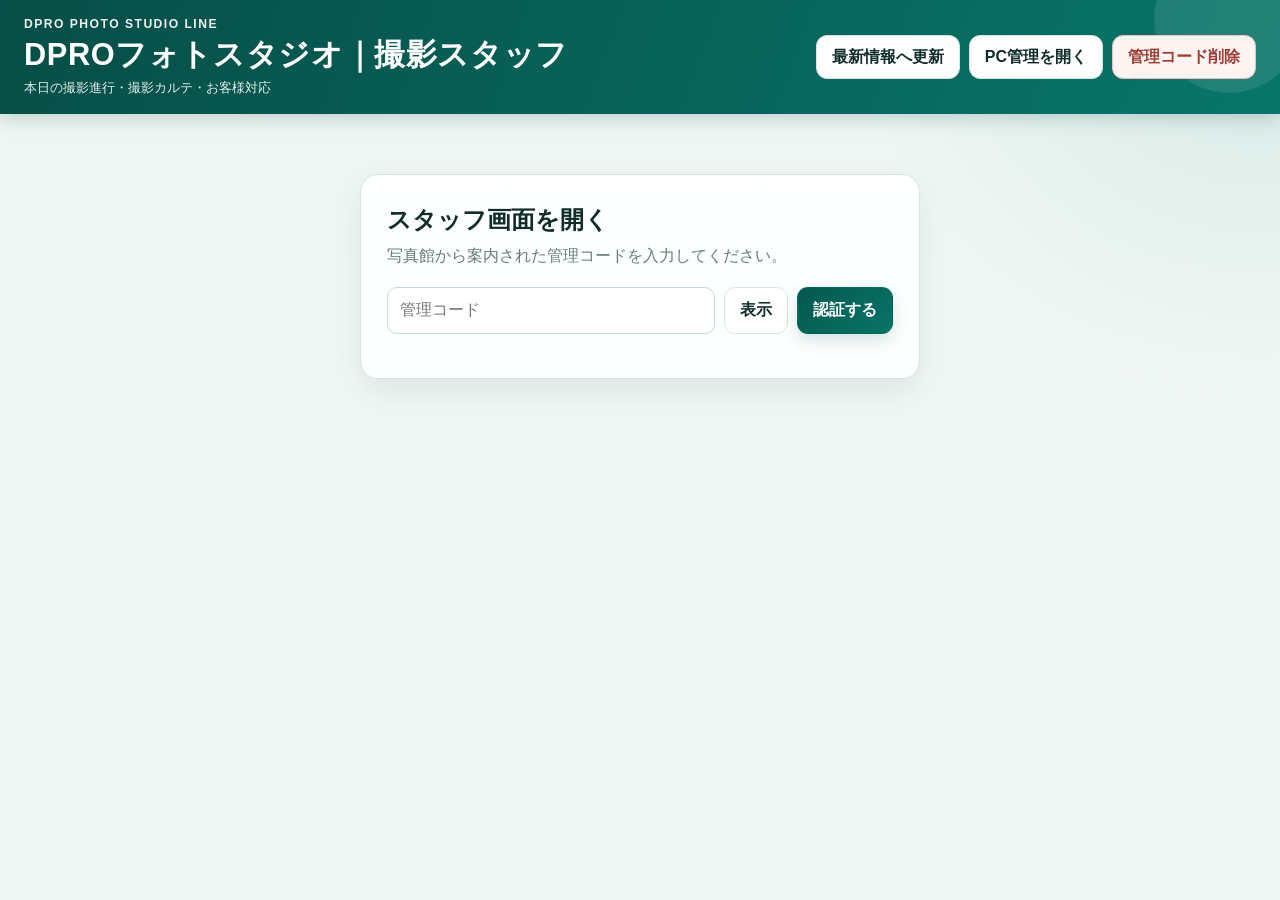
<file: staff.html>
<!DOCTYPE html>
<html lang="ja">
<head>
  <meta charset="UTF-8" />
  <meta name="viewport" content="width=device-width, initial-scale=1, viewport-fit=cover" />
  <meta name="robots" content="noindex, nofollow" />
  <meta name="theme-color" content="#075c52" />
  <meta name="description" content="DPROフォトスタジオ カメラマン・スタッフ用当日進行画面" />
  <title>DPROフォトスタジオ｜撮影スタッフ画面</title>
  <!-- Version: STUDIO-11-STAFF-FINAL-INTEGRATION-20260715 -->
  <script src="./config.js?v=STUDIO-4-CONFIG-20260714"></script>
  <style>
    :root {
      --ink: #102d2a;
      --muted: #657c79;
      --line: #d7e4e1;
      --line-strong: #b9d4ce;
      --bg: #f1f7f5;
      --panel: #ffffff;
      --soft: #eef7f4;
      --soft-blue: #edf6fb;
      --soft-amber: #fff5df;
      --soft-red: #fff0ee;
      --green: #087467;
      --green-dark: #05584f;
      --green-deep: #064a43;
      --blue: #327b9a;
      --amber: #b97812;
      --red: #b34b43;
      --shadow: 0 14px 34px rgba(22, 72, 65, .09);
      --radius: 18px;
      --radius-sm: 12px;
      --header-h: 94px;
    }

    * { box-sizing: border-box; }
    [hidden] { display: none !important; }

    html { scroll-behavior: smooth; }
    body {
      margin: 0;
      color: var(--ink);
      background:
        radial-gradient(circle at 98% 0%, rgba(19, 132, 118, .10), transparent 25rem),
        linear-gradient(180deg, #edf6f3 0, var(--bg) 24rem);
      font-family: -apple-system, BlinkMacSystemFont, "Segoe UI", "Noto Sans JP",
        "Hiragino Kaku Gothic ProN", Meiryo, sans-serif;
      font-size: 16px;
      line-height: 1.55;
      min-height: 100vh;
    }

    button, input, select, textarea { font: inherit; }
    button { cursor: pointer; }
    button:disabled { cursor: not-allowed; opacity: .55; }

    .topbar {
      position: sticky;
      top: 0;
      z-index: 30;
      min-height: var(--header-h);
      color: #fff;
      background:
        radial-gradient(circle at 96% 16%, rgba(255,255,255,.10) 0 4.6rem, transparent 4.7rem),
        linear-gradient(110deg, #064e47, #087669);
      box-shadow: 0 5px 18px rgba(5, 63, 56, .20);
    }

    .topbar-inner {
      max-width: 1500px;
      margin: 0 auto;
      padding: 15px 24px;
      display: flex;
      gap: 24px;
      align-items: center;
      justify-content: space-between;
    }

    .brand-eyebrow {
      margin: 0 0 2px;
      font-weight: 900;
      letter-spacing: .12em;
      font-size: .76rem;
      opacity: .92;
    }

    .brand-title {
      margin: 0;
      font-size: clamp(1.35rem, 2.4vw, 2rem);
      line-height: 1.25;
      letter-spacing: .02em;
    }

    .brand-meta {
      margin: 4px 0 0;
      font-size: .84rem;
      opacity: .9;
    }

    .top-actions {
      display: flex;
      gap: 9px;
      align-items: center;
      flex-wrap: wrap;
      justify-content: flex-end;
    }

    .btn {
      min-height: 42px;
      border-radius: 11px;
      border: 1px solid transparent;
      padding: 9px 15px;
      font-weight: 850;
      color: var(--ink);
      background: #fff;
      transition: transform .12s ease, box-shadow .12s ease, background .12s ease;
    }

    .btn:hover:not(:disabled) { transform: translateY(-1px); }
    .btn-primary {
      color: #fff;
      background: linear-gradient(135deg, var(--green-dark), var(--green));
      box-shadow: 0 7px 16px rgba(5, 93, 81, .17);
    }
    .btn-secondary {
      color: var(--green-deep);
      border-color: #a9d3cb;
      background: #edf9f6;
    }
    .btn-neutral {
      color: var(--ink);
      border-color: var(--line);
      background: #fff;
    }
    .btn-danger {
      color: #9d3d36;
      border-color: #efbeb8;
      background: #fff4f2;
    }
    .btn-small {
      min-height: 35px;
      padding: 6px 11px;
      font-size: .84rem;
      border-radius: 9px;
    }
    .btn-wide { width: 100%; }

    .auth-wrap {
      width: min(560px, calc(100% - 32px));
      margin: 60px auto;
    }

    .auth-card, .panel, .reservation-card, .modal {
      border: 1px solid var(--line);
      background: rgba(255,255,255,.96);
      box-shadow: var(--shadow);
      border-radius: var(--radius);
    }

    .auth-card { padding: 26px; }
    .auth-card h2 { margin: 0 0 6px; font-size: 1.5rem; }
    .auth-card p { margin: 0 0 18px; color: var(--muted); }
    .auth-row { display: grid; grid-template-columns: 1fr auto auto; gap: 9px; }

    .input, select, textarea {
      width: 100%;
      color: var(--ink);
      background: #fff;
      border: 1px solid #c5d9d5;
      border-radius: 10px;
      padding: 10px 12px;
      outline: none;
    }
    .input:focus, select:focus, textarea:focus {
      border-color: #50a69a;
      box-shadow: 0 0 0 3px rgba(20, 132, 118, .12);
    }
    textarea { min-height: 104px; resize: vertical; }

    .app-shell {
      max-width: 1500px;
      margin: 0 auto;
      padding: 22px 24px 48px;
    }

    .control-panel {
      padding: 16px;
      margin-bottom: 16px;
      display: grid;
      grid-template-columns: minmax(210px, 1.15fr) minmax(170px, .8fr) auto;
      gap: 12px;
      align-items: end;
    }

    .field label {
      display: block;
      margin: 0 0 5px;
      font-weight: 850;
      font-size: .86rem;
    }
    .field-note { color: var(--muted); font-size: .78rem; margin-top: 4px; }

    .control-actions {
      display: flex;
      gap: 8px;
      justify-content: flex-end;
      flex-wrap: wrap;
    }

    .page-head {
      display: flex;
      align-items: flex-end;
      justify-content: space-between;
      gap: 16px;
      margin: 8px 0 14px;
    }

    .page-head h2 { margin: 0; font-size: clamp(1.55rem, 2.7vw, 2.25rem); }
    .page-head p { margin: 2px 0 0; color: var(--muted); }

    .summary-grid {
      display: grid;
      grid-template-columns: repeat(5, minmax(0, 1fr));
      gap: 10px;
      margin-bottom: 16px;
    }

    .summary-card {
      min-height: 104px;
      padding: 14px;
      border: 1px solid var(--line);
      border-radius: 14px;
      background: rgba(255,255,255,.92);
    }
    .summary-card span { color: var(--muted); font-weight: 780; font-size: .84rem; }
    .summary-card strong { display: block; margin-top: 5px; font-size: 1.75rem; line-height: 1.1; }
    .summary-card small { color: var(--muted); }

    .main-grid {
      display: grid;
      grid-template-columns: minmax(0, 1.7fr) minmax(330px, .72fr);
      gap: 16px;
      align-items: start;
    }

    .panel { padding: 18px; }
    .panel + .panel { margin-top: 16px; }
    .panel-head {
      display: flex;
      align-items: flex-start;
      justify-content: space-between;
      gap: 12px;
      margin-bottom: 13px;
    }
    .panel-head h3 { margin: 0; font-size: 1.22rem; }
    .panel-head p { margin: 3px 0 0; color: var(--muted); font-size: .87rem; }

    .schedule {
      display: grid;
      gap: 12px;
    }

    .reservation-card {
      overflow: hidden;
      box-shadow: none;
      border-radius: 15px;
    }

    .reservation-main {
      display: grid;
      grid-template-columns: 98px minmax(0, 1fr) auto;
      gap: 14px;
      align-items: center;
      padding: 15px;
    }

    .time-block {
      border-radius: 12px;
      text-align: center;
      padding: 11px 6px;
      background: var(--soft);
      color: var(--green-deep);
      border: 1px solid #d4e8e3;
    }
    .time-block strong { display: block; font-size: 1.45rem; line-height: 1.05; }
    .time-block small { display: block; margin-top: 4px; font-weight: 800; }

    .reservation-info h4 {
      margin: 0 0 3px;
      font-size: 1.08rem;
    }
    .reservation-meta { color: var(--muted); font-size: .84rem; }
    .reservation-note {
      margin-top: 8px;
      padding: 8px 10px;
      border-radius: 9px;
      background: #f5f9f8;
      color: #405f5b;
      font-size: .84rem;
      white-space: pre-wrap;
    }

    .badges { display: flex; gap: 6px; flex-wrap: wrap; margin-top: 8px; }
    .badge {
      display: inline-flex;
      align-items: center;
      min-height: 25px;
      padding: 3px 8px;
      border-radius: 999px;
      font-size: .75rem;
      font-weight: 850;
      color: #38514e;
      background: #edf3f2;
    }
    .badge.green { color: #086456; background: #ddf2eb; }
    .badge.blue { color: #246780; background: #e3f2f8; }
    .badge.amber { color: #96610a; background: #fff0c8; }
    .badge.red { color: #a4413a; background: #ffe1dd; }

    .reservation-actions {
      display: flex;
      flex-direction: column;
      gap: 7px;
      min-width: 135px;
    }

    .progress-strip {
      border-top: 1px solid var(--line);
      background: #fbfdfd;
      padding: 12px 15px 14px;
    }

    .progress-steps {
      display: grid;
      grid-template-columns: repeat(7, 1fr);
      gap: 4px;
    }

    .progress-step {
      position: relative;
      text-align: center;
      color: #91a39f;
      font-weight: 800;
      font-size: .68rem;
      padding-top: 18px;
    }
    .progress-step::before {
      content: "";
      position: absolute;
      left: 50%;
      top: 3px;
      transform: translateX(-50%);
      width: 10px;
      height: 10px;
      border-radius: 50%;
      background: #d6e2df;
      border: 3px solid #f8fbfa;
      box-shadow: 0 0 0 1px #cddbd8;
      z-index: 2;
    }
    .progress-step::after {
      content: "";
      position: absolute;
      left: -50%;
      top: 8px;
      width: 100%;
      height: 2px;
      background: #d8e5e2;
      z-index: 1;
    }
    .progress-step:first-child::after { display: none; }
    .progress-step.done, .progress-step.current { color: var(--green-deep); }
    .progress-step.done::before, .progress-step.current::before {
      background: var(--green);
      box-shadow: 0 0 0 1px var(--green);
    }
    .progress-step.done::after, .progress-step.current::after { background: #79bcb2; }

    .empty {
      padding: 32px 18px;
      text-align: center;
      color: var(--muted);
      border: 1px dashed #bfcfcb;
      border-radius: 13px;
      background: #fafdfc;
    }

    .task-list, .note-list { display: grid; gap: 9px; }
    .task-item {
      padding: 12px;
      border: 1px solid var(--line);
      border-radius: 12px;
      background: #fff;
    }
    .task-item h4 { margin: 4px 0 3px; font-size: .95rem; }
    .task-item p { margin: 0; color: var(--muted); font-size: .82rem; }
    .task-actions { display: flex; gap: 6px; flex-wrap: wrap; margin-top: 9px; }

    .guide-note {
      padding: 12px;
      border: 1px solid #c5ddd8;
      border-radius: 12px;
      background: #f3faf8;
      font-size: .86rem;
      color: #41625d;
    }

    .modal-backdrop {
      position: fixed;
      z-index: 80;
      inset: 0;
      padding: 18px;
      display: grid;
      place-items: center;
      background: rgba(4, 37, 33, .54);
      backdrop-filter: blur(4px);
    }

    .modal {
      width: min(1120px, 100%);
      max-height: calc(100vh - 36px);
      overflow: hidden;
      display: grid;
      grid-template-rows: auto auto minmax(0, 1fr) auto;
    }

    .modal-head {
      padding: 17px 19px;
      color: #fff;
      background: linear-gradient(110deg, #07594f, #0b796c);
      display: flex;
      gap: 12px;
      align-items: flex-start;
      justify-content: space-between;
    }
    .modal-head h3 { margin: 0; font-size: 1.34rem; }
    .modal-head p { margin: 3px 0 0; opacity: .88; font-size: .84rem; }

    .icon-btn {
      width: 38px;
      height: 38px;
      border: 1px solid rgba(255,255,255,.4);
      border-radius: 10px;
      color: #fff;
      background: rgba(255,255,255,.12);
      font-size: 1.4rem;
      line-height: 1;
    }

    .modal-tabs {
      display: flex;
      gap: 5px;
      padding: 10px 13px;
      overflow-x: auto;
      background: #f4f9f7;
      border-bottom: 1px solid var(--line);
    }
    .modal-tab {
      min-width: 128px;
      border: 0;
      border-radius: 9px;
      padding: 9px 12px;
      color: #56716d;
      font-weight: 850;
      background: transparent;
    }
    .modal-tab.active { color: #fff; background: var(--green); }

    .modal-body { overflow: auto; padding: 18px; background: #fff; }
    .modal-panel { display: none; }
    .modal-panel.active { display: block; }

    .detail-grid {
      display: grid;
      grid-template-columns: repeat(4, minmax(0, 1fr));
      gap: 9px;
    }
    .detail-box {
      min-height: 72px;
      padding: 10px;
      border-radius: 11px;
      background: #f3f8f7;
    }
    .detail-box span { display: block; color: var(--muted); font-size: .76rem; font-weight: 750; }
    .detail-box strong { display: block; margin-top: 4px; font-size: .91rem; white-space: pre-wrap; }

    .detail-section {
      margin-top: 14px;
      padding: 14px;
      border: 1px solid var(--line);
      border-radius: 13px;
    }
    .detail-section h4 { margin: 0 0 9px; font-size: 1rem; }

    .form-grid {
      display: grid;
      grid-template-columns: repeat(2, minmax(0, 1fr));
      gap: 11px;
    }
    .span-2 { grid-column: span 2; }

    .quick-status {
      display: grid;
      grid-template-columns: repeat(4, minmax(0, 1fr));
      gap: 8px;
    }
    .status-btn {
      min-height: 52px;
      border: 1px solid #bcd6d1;
      border-radius: 11px;
      color: var(--green-deep);
      background: #f2faf8;
      font-weight: 880;
    }
    .status-btn.active {
      color: #fff;
      border-color: var(--green);
      background: var(--green);
    }

    .check-grid {
      display: grid;
      grid-template-columns: repeat(2, minmax(0, 1fr));
      gap: 8px;
    }
    .check-item {
      display: flex;
      align-items: center;
      gap: 8px;
      padding: 9px 10px;
      border: 1px solid var(--line);
      border-radius: 10px;
      background: #fafdfc;
    }
    .check-item input { width: 19px; height: 19px; }

    .modal-foot {
      padding: 12px 18px;
      display: flex;
      gap: 8px;
      justify-content: flex-end;
      border-top: 1px solid var(--line);
      background: #f7faf9;
    }

    .loading-cover {
      position: fixed;
      inset: 0;
      z-index: 120;
      display: grid;
      place-items: center;
      background: rgba(245, 251, 249, .78);
      backdrop-filter: blur(3px);
    }
    .loading-box {
      min-width: 220px;
      padding: 18px 22px;
      border: 1px solid var(--line);
      border-radius: 14px;
      text-align: center;
      font-weight: 850;
      background: #fff;
      box-shadow: var(--shadow);
    }

    .toast-region {
      position: fixed;
      z-index: 140;
      right: 18px;
      bottom: 18px;
      display: grid;
      gap: 8px;
      width: min(390px, calc(100% - 36px));
    }
    .toast {
      padding: 12px 14px;
      color: #fff;
      border-radius: 11px;
      font-weight: 780;
      background: #155f55;
      box-shadow: 0 12px 25px rgba(0,0,0,.18);
    }
    .toast.error { background: #a3413b; }
    .toast.info { background: #376f86; }

    .footer {
      padding: 24px 10px 6px;
      text-align: center;
      color: #748a86;
      font-size: .78rem;
    }

    @media (max-width: 1050px) {
      .summary-grid { grid-template-columns: repeat(3, 1fr); }
      .main-grid { grid-template-columns: 1fr; }
      .side-column { display: grid; grid-template-columns: repeat(2, minmax(0,1fr)); gap: 14px; }
      .side-column .panel + .panel { margin-top: 0; }
      .detail-grid { grid-template-columns: repeat(2, minmax(0,1fr)); }
    }

    @media (max-width: 760px) {
      :root { --header-h: auto; }
      body { font-size: 15px; }
      .topbar { position: static; }
      .topbar-inner { padding: 13px 15px; align-items: flex-start; }
      .top-actions { width: 100%; justify-content: flex-start; }
      .topbar-inner { flex-direction: column; gap: 10px; }
      .app-shell { padding: 14px 12px 38px; }
      .control-panel { grid-template-columns: 1fr; }
      .control-actions { justify-content: stretch; }
      .control-actions .btn { flex: 1; }
      .page-head { align-items: flex-start; flex-direction: column; }
      .summary-grid { grid-template-columns: repeat(2, 1fr); }
      .summary-card { min-height: 92px; }
      .reservation-main { grid-template-columns: 78px minmax(0,1fr); }
      .reservation-actions {
        grid-column: 1 / -1;
        display: grid;
        grid-template-columns: repeat(2, 1fr);
      }
      .progress-step { font-size: .6rem; }
      .side-column { grid-template-columns: 1fr; }
      .modal-backdrop { padding: 0; align-items: end; }
      .modal {
        width: 100%;
        max-height: 96vh;
        border-radius: 20px 20px 0 0;
      }
      .detail-grid, .form-grid, .quick-status, .check-grid { grid-template-columns: 1fr; }
      .span-2 { grid-column: auto; }
      .modal-foot { flex-wrap: wrap; }
      .modal-foot .btn { flex: 1; }
      .auth-row { grid-template-columns: 1fr; }
    }

    @media (max-width: 430px) {
      .summary-grid { grid-template-columns: 1fr 1fr; }
      .reservation-main { gap: 9px; padding: 12px; }
      .time-block strong { font-size: 1.2rem; }
      .progress-strip { overflow-x: auto; }
      .progress-steps { min-width: 520px; }
    }
  </style>
</head>
<body>
  <header class="topbar">
    <div class="topbar-inner">
      <div>
        <p class="brand-eyebrow">DPRO PHOTO STUDIO LINE</p>
        <h1 id="topTitle" class="brand-title">DPROフォトスタジオ｜撮影スタッフ</h1>
        <p id="topMeta" class="brand-meta">本日の撮影進行・撮影カルテ・お客様対応</p>
      </div>
      <div class="top-actions">
        <button id="refreshTopBtn" class="btn btn-neutral" type="button">最新情報へ更新</button>
        <button id="ownerOpenBtn" class="btn btn-neutral" type="button">PC管理を開く</button>
        <button id="clearCodeBtn" class="btn btn-danger" type="button">管理コード削除</button>
      </div>
    </div>
  </header>

  <main>
    <section id="authGate" class="auth-wrap">
      <div class="auth-card">
        <h2>スタッフ画面を開く</h2>
        <p>写真館から案内された管理コードを入力してください。</p>
        <div class="auth-row">
          <input id="adminCodeInput" class="input" type="password" inputmode="numeric"
            autocomplete="current-password" placeholder="管理コード" />
          <button id="toggleCodeBtn" class="btn btn-neutral" type="button">表示</button>
          <button id="verifyBtn" class="btn btn-primary" type="button">認証する</button>
        </div>
        <p id="authMessage" class="field-note" style="margin-top:10px;"></p>
      </div>
    </section>

    <section id="staffApp" class="app-shell" hidden>
      <section class="panel control-panel">
        <div class="field">
          <label for="staffSelect">担当スタッフ</label>
          <select id="staffSelect">
            <option value="">全スタッフの予定</option>
          </select>
          <div class="field-note">自分の名前を選ぶと、担当撮影だけに絞れます。</div>
        </div>
        <div class="field">
          <label for="workDate">表示日</label>
          <input id="workDate" class="input" type="date" />
        </div>
        <div class="control-actions">
          <button id="todayBtn" class="btn btn-secondary" type="button">今日へ戻る</button>
          <button id="loadBtn" class="btn btn-primary" type="button">予定を表示</button>
        </div>
      </section>

      <div class="page-head">
        <div>
          <h2 id="pageDateTitle">本日の撮影</h2>
          <p id="pageStaffMeta">全スタッフの撮影予定を表示しています。</p>
        </div>
        <button id="compactRefreshBtn" class="btn btn-neutral" type="button">再読み込み</button>
      </div>

      <section class="summary-grid" aria-label="本日の件数">
        <div class="summary-card"><span>撮影予定</span><strong id="countAll">0</strong><small>予約件数</small></div>
        <div class="summary-card"><span>来店・準備</span><strong id="countArrived">0</strong><small>受付〜準備中</small></div>
        <div class="summary-card"><span>撮影中</span><strong id="countShooting">0</strong><small>現在撮影中</small></div>
        <div class="summary-card"><span>当日対応完了</span><strong id="countCompleted">0</strong><small>会計・案内完了</small></div>
        <div class="summary-card"><span>要確認</span><strong id="countAttention">0</strong><small>変更・キャンセル等</small></div>
      </section>

      <div class="main-grid">
        <section class="panel">
          <div class="panel-head">
            <div>
              <h3>撮影スケジュール</h3>
              <p>カードから進行更新・詳細確認・撮影カルテ入力ができます。</p>
            </div>
          </div>
          <div id="scheduleList" class="schedule"></div>
        </section>

        <aside class="side-column">
          <section class="panel">
            <div class="panel-head">
              <div>
                <h3>表示日の注意事項</h3>
                <p>撮影前に確認する内容です。</p>
              </div>
            </div>
            <div id="attentionList" class="note-list"></div>
          </section>

          <section class="panel">
            <div class="panel-head">
              <div>
                <h3>スタッフ画面の使い方</h3>
                <p>当日の基本操作</p>
              </div>
            </div>
            <div class="guide-note">
              ① 来店したら「受付済み」<br />
              ② 準備開始・撮影開始を更新<br />
              ③ 撮影後にカルテを保存<br />
              ④ 会計・納品案内後に「当日完了」<br /><br />
              写真データそのものは、この画面には保存しません。
            </div>
          </section>
        </aside>
      </div>

      <footer class="footer">DPROフォトスタジオ｜撮影スタッフ業務画面</footer>
    </section>
  </main>

  <div id="detailModal" class="modal-backdrop" hidden>
    <section class="modal" role="dialog" aria-modal="true" aria-labelledby="modalTitle">
      <header class="modal-head">
        <div>
          <h3 id="modalTitle">撮影詳細</h3>
          <p id="modalMeta"></p>
        </div>
        <button id="modalCloseX" class="icon-btn" type="button" aria-label="閉じる">×</button>
      </header>

      <nav class="modal-tabs" aria-label="詳細メニュー">
        <button class="modal-tab active" type="button" data-tab="overview">予約・事前確認</button>
        <button class="modal-tab" type="button" data-tab="progress">当日進行</button>
        <button class="modal-tab" type="button" data-tab="shooting">撮影カルテ</button>
        <button class="modal-tab" type="button" data-tab="tasks">タスク・文面</button>
      </nav>

      <div class="modal-body">
        <section id="tab-overview" class="modal-panel active">
          <div id="detailSummary" class="detail-grid"></div>
          <div class="detail-section">
            <h4>撮影対象・事前ヒアリング</h4>
            <div id="overviewRows" class="detail-grid"></div>
          </div>
        </section>

        <section id="tab-progress" class="modal-panel">
          <div class="detail-section" style="margin-top:0;">
            <h4>来店・撮影進行</h4>
            <div id="quickStatusButtons" class="quick-status"></div>
            <div class="field" style="margin-top:12px;">
              <label for="internalNote">スタッフ間の内部メモ</label>
              <textarea id="internalNote" placeholder="当日の引き継ぎ、注意事項など"></textarea>
            </div>
            <div style="margin-top:10px;">
              <button id="saveProgressBtn" class="btn btn-primary" type="button">進行状態とメモを保存</button>
            </div>
          </div>
          <div class="detail-section">
            <h4>お客様への声かけ例</h4>
            <div id="progressMessageExamples" class="task-list"></div>
          </div>
        </section>

        <section id="tab-shooting" class="modal-panel">
          <div class="detail-section" style="margin-top:0;">
            <h4>撮影準備チェック</h4>
            <div class="check-grid">
              <label class="check-item"><input id="checkConsent" type="checkbox" />撮影内容・希望を確認</label>
              <label class="check-item"><input id="checkCostume" type="checkbox" />衣装・身だしなみ確認</label>
              <label class="check-item"><input id="checkEquipment" type="checkbox" />機材・照明・背景確認</label>
              <label class="check-item"><input id="checkSafety" type="checkbox" />安全・体調・配慮事項確認</label>
            </div>
          </div>

          <div class="form-grid" style="margin-top:12px;">
            <div class="field">
              <label for="customerCondition">お客様・お子さま・ペットの様子</label>
              <textarea id="customerCondition" placeholder="緊張、眠気、人見知り、体調など"></textarea>
            </div>
            <div class="field">
              <label for="shootingNote">撮影内容・進行メモ</label>
              <textarea id="shootingNote" placeholder="撮影した構成、流れ、反応など"></textarea>
            </div>
            <div class="field">
              <label for="costumeNote">衣装・着付けメモ</label>
              <textarea id="costumeNote"></textarea>
            </div>
            <div class="field">
              <label for="hairNote">ヘアメイクメモ</label>
              <textarea id="hairNote"></textarea>
            </div>
            <div class="field">
              <label for="favoriteNote">好評だったカット</label>
              <textarea id="favoriteNote" placeholder="笑顔、家族写真、兄弟写真など"></textarea>
            </div>
            <div class="field">
              <label for="technicalNote">照明・背景・機材メモ</label>
              <textarea id="technicalNote"></textarea>
            </div>
            <div class="field span-2">
              <label for="nextAction">次に行うこと</label>
              <textarea id="nextAction" placeholder="セレクト案内、納品準備、追加提案など"></textarea>
            </div>
          </div>

          <div class="detail-section">
            <h4>撮影時刻</h4>
            <div class="control-actions" style="justify-content:flex-start;">
              <button id="startShootingBtn" class="btn btn-secondary" type="button">撮影開始時刻を記録</button>
              <button id="completeShootingBtn" class="btn btn-secondary" type="button">撮影完了時刻を記録</button>
              <button id="clearShootingTimesBtn" class="btn btn-neutral" type="button">時刻を解除</button>
            </div>
            <p id="shootingTimeMeta" class="field-note"></p>
          </div>
        </section>

        <section id="tab-tasks" class="modal-panel">
          <div class="form-grid">
            <div>
              <div class="panel-head">
                <div><h3>関連タスク</h3><p>この予約に紐づく対応項目</p></div>
              </div>
              <div id="detailTasks" class="task-list"></div>
            </div>
            <div>
              <div class="panel-head">
                <div><h3>案内文面をコピー</h3><p>LINEへ貼り付けて使用します。</p></div>
              </div>
              <div class="field">
                <label for="messagePreset">文面を選ぶ</label>
                <select id="messagePreset"></select>
              </div>
              <div class="field" style="margin-top:9px;">
                <label for="messageBody">コピーする文面</label>
                <textarea id="messageBody" style="min-height:210px;"></textarea>
              </div>
              <button id="copyMessageBtn" class="btn btn-primary btn-wide" type="button" style="margin-top:9px;">文面をコピー</button>
            </div>
          </div>
        </section>
      </div>

      <footer class="modal-foot">
        <button id="saveShootingBtn" class="btn btn-primary" type="button">撮影カルテを保存</button>
        <button id="modalCloseBtn" class="btn btn-neutral" type="button">閉じる</button>
      </footer>
    </section>
  </div>

  <div id="loadingCover" class="loading-cover" hidden>
    <div id="loadingText" class="loading-box">読み込み中...</div>
  </div>
  <div id="toastRegion" class="toast-region" aria-live="polite"></div>

  <script>
  (() => {
    "use strict";

    const C = window.DPRO_STUDIO;
    if (!C) {
      document.body.innerHTML =
        '<div style="padding:32px;font-family:sans-serif"><h1>config.jsを読み込めませんでした。</h1><p>同じ階層にconfig.jsを配置してください。</p></div>';
      return;
    }

    const VERSION = "STUDIO-11-STAFF-FINAL-INTEGRATION-20260715";
    const $ = (id) => document.getElementById(id);
    const esc = (value) => C.escapeHtml(value ?? "");
    const visitFlow = C.VISIT_STATUS_FLOW;
    const visitLabels = C.LABELS.visitStatus;
    const taskLabels = C.LABELS.taskType;
    const priorityLabels = C.LABELS.priority;
    const state = {
      verified: false,
      settings: null,
      rows: [],
      selected: null,
      selectedVisitStatus: null,
      shootingStartedAt: null,
      shootingCompletedAt: null,
    };

    const messagePresets = {
      arrival: {
        label: "来店受付のお礼",
        type: "arrival",
        body: "{customer_name}様\n本日はご来店ありがとうございます。\n撮影準備が整い次第、スタッフよりご案内いたします。"
      },
      preparation: {
        label: "撮影準備のご案内",
        type: "preparation",
        body: "{customer_name}様\n撮影の準備を進めております。\n衣装やお持ち物で確認したいことがある場合は、スタッフへお知らせください。"
      },
      selection: {
        label: "写真セレクト予定のご案内",
        type: "selection_guide",
        body: "{customer_name}様\n本日は撮影ありがとうございました。\nお写真のセレクト準備ができましたら、LINEで改めてご案内いたします。"
      },
      finish: {
        label: "撮影終了のお礼",
        type: "shooting_complete",
        body: "{customer_name}様\n本日は撮影にお越しいただき、ありがとうございました。\n仕上がり・セレクト・納品については、準備が整い次第LINEでご案内いたします。"
      }
    };

    function toast(message, type = "success", duration = 3400) {
      const el = document.createElement("div");
      el.className = `toast ${type}`;
      el.textContent = message;
      $("toastRegion").appendChild(el);
      setTimeout(() => el.remove(), duration);
    }

    function showLoading(message = "読み込み中...") {
      $("loadingText").textContent = message;
      $("loadingCover").hidden = false;
    }
    function hideLoading() { $("loadingCover").hidden = true; }
    function errorMessage(error) { return error?.message || "処理中にエラーが発生しました。"; }

    async function runBusy(message, callback) {
      showLoading(message);
      try { return await callback(); }
      catch (error) {
        toast(errorMessage(error), "error", 5200);
        throw error;
      } finally { hideLoading(); }
    }

    function badge(text, tone = "") {
      return `<span class="badge ${tone}">${esc(text)}</span>`;
    }

    function statusTone(value) {
      if (["confirmed", "completed", "delivered", "done"].includes(value)) return "green";
      if (["shooting", "arrived", "preparing", "selecting_on_site"].includes(value)) return "blue";
      if (["change_requested", "cancel_requested", "selection_pending", "open"].includes(value)) return "amber";
      if (["cancelled", "no_show"].includes(value)) return "red";
      return "";
    }

    function fmtDate(value) {
      return value ? C.formatDate(value, { weekday: "short" }) : "-";
    }
    function fmtTime(value) {
      return value ? C.formatTime(value) : "-";
    }
    function fmtDateTime(value) {
      return value ? C.formatDateTime(value) : "-";
    }

    function reservationName(row) {
      return row?.customer_name_snapshot || row?.customer_name || "お名前未登録";
    }
    function planName(row) {
      return row?.plan_name_snapshot || row?.plan_name || "撮影プラン";
    }
    function staffName(row) {
      return row?.staff_name_snapshot || row?.staff_name || "担当未定";
    }
    function resourceName(row) {
      return row?.resource_name_snapshot || row?.resource_name || "撮影場所未定";
    }

    function selectedStaff() {
      const id = $("staffSelect").value;
      return (state.settings?.staff || []).find((row) => row.id === id) || null;
    }

    async function verifyAndStart() {
      const code = $("adminCodeInput").value.trim();
      if (!code) {
        $("authMessage").textContent = "管理コードを入力してください。";
        return;
      }

      await runBusy("管理コードを確認しています...", async () => {
        await C.verifyAdminCode(code);
        C.saveAdminCode(code, { sessionOnly: C.isDemoMode() });
        state.verified = true;
        $("authGate").hidden = true;
        $("staffApp").hidden = false;
        await loadBaseData();
      });
      toast("スタッフ画面を開きました。");
    }

    async function tryAutoStart() {
      const code = C.getAdminCode();
      if (!code) return;
      $("adminCodeInput").value = code;
      try {
        await C.verifyAdminCode(code);
        state.verified = true;
        $("authGate").hidden = true;
        $("staffApp").hidden = false;
        await loadBaseData();
      } catch {
        C.clearAdminCode();
      }
    }

    async function loadBaseData() {
      state.settings = await C.adminGet(C.ENDPOINTS.ADMIN_SETTINGS);
      renderStudioHeader();
      renderStaffOptions();
      renderMessagePresetOptions();
      $("workDate").value = C.todayYmd();
      await loadSchedule();
    }

    function renderStudioHeader() {
      const studio = state.settings?.studio || {};
      $("topTitle").textContent = `${studio.studio_name || C.STUDIO_NAME}｜撮影スタッフ`;
      $("topMeta").textContent = `${studio.phone || "電話未登録"}｜${studio.address || "住所未登録"}｜当日の撮影進行・撮影カルテ`;
    }

    function renderStaffOptions() {
      const staffRows = (state.settings?.staff || []).filter((row) => row.is_active !== false);
      const stored = C.getStoredValue(C.STORAGE_KEYS.STAFF_ID, "");
      $("staffSelect").innerHTML = '<option value="">全スタッフの予定</option>' +
        staffRows.map((row) =>
          `<option value="${esc(row.id)}">${esc(row.staff_name)}（${esc(C.getLabel("staffRole", row.role))}）</option>`
        ).join("");
      if (staffRows.some((row) => row.id === stored)) $("staffSelect").value = stored;
    }

    function renderMessagePresetOptions() {
      $("messagePreset").innerHTML = Object.entries(messagePresets)
        .map(([key, item]) => `<option value="${esc(key)}">${esc(item.label)}</option>`)
        .join("");
      renderMessageBody();
    }

    async function loadSchedule() {
      const date = $("workDate").value || C.todayYmd();
      const staffId = $("staffSelect").value;

      await runBusy("撮影予定を読み込んでいます...", async () => {
        const result = await C.adminGet(C.ENDPOINTS.STAFF_TODAY, {
          date,
          staff_id: staffId || undefined,
        });
        state.rows = result.reservations || [];
      });

      if (staffId) C.setStoredValue(C.STORAGE_KEYS.STAFF_ID, staffId);
      else C.removeStoredValue(C.STORAGE_KEYS.STAFF_ID);

      renderPageHeader(date);
      renderSummary();
      renderSchedule();
      renderAttention();
    }

    function renderPageHeader(date) {
      $("pageDateTitle").textContent = `${C.formatDate(date, { weekday: "short" })}の撮影`;
      const staff = selectedStaff();
      $("pageStaffMeta").textContent = staff
        ? `${staff.staff_name}さんの担当撮影を表示しています。`
        : "全スタッフの撮影予定を表示しています。";
    }

    function renderSummary() {
      const rows = state.rows;
      $("countAll").textContent = rows.length;
      $("countArrived").textContent = rows.filter((r) => ["arrived", "preparing"].includes(r.visit_status)).length;
      $("countShooting").textContent = rows.filter((r) => r.visit_status === "shooting").length;
      $("countCompleted").textContent = rows.filter((r) => r.visit_status === "completed").length;
      $("countAttention").textContent = rows.filter((r) =>
        ["change_requested", "cancel_requested"].includes(r.reservation_status) ||
        Boolean(r.accommodation_note) ||
        Boolean(r.internal_note)
      ).length;
    }

    // DPRO-PHOTO-R29-FUTURE-BOOKING-PROGRESS-GUARD-20261011
    // Clinic/studio progress must not advance before the appointment date.
    // Pre-shoot preparation notes and checklists are intentionally still editable.
    function canAdvanceVisit(row) {
      const day = row?.start_at ? C.toDateInputValue(row.start_at) : "";
      return Boolean(day && day <= C.todayYmd());
    }
    function warnFutureProgress() {
      toast("撮影日前の予約は当日進行を変更できません。事前メモや撮影準備は保存できます。", "error", 5200);
    }

    function renderSchedule() {
      if (!state.rows.length) {
        $("scheduleList").innerHTML =
          '<div class="empty"><strong>この日の撮影予定はありません。</strong><br />担当者または日付を変更してご確認ください。</div>';
        return;
      }

      $("scheduleList").innerHTML = state.rows.map((row) => {
        const nextStatus = C.getNextVisitStatus(row.visit_status);
        const nextLabel = nextStatus ? visitLabels[nextStatus] : "";
        const subjects = (row.subjects || []).map((s) => s.subject_name_snapshot).filter(Boolean).join("、");
        const note = row.accommodation_note || row.internal_note || "";
        return `
          <article class="reservation-card">
            <div class="reservation-main">
              <div class="time-block">
                <strong>${esc(fmtTime(row.start_at))}</strong>
                <small>${esc(fmtTime(row.end_at))}まで</small>
              </div>
              <div class="reservation-info">
                <h4>${esc(reservationName(row))} 様｜${esc(planName(row))}</h4>
                <div class="reservation-meta">
                  ${esc(staffName(row))}｜${esc(resourceName(row))}｜${esc(row.participant_count || 1)}名
                </div>
                <div class="badges">
                  ${badge(C.getLabel("reservationStatus", row.reservation_status), statusTone(row.reservation_status))}
                  ${badge(C.getLabel("visitStatus", row.visit_status), statusTone(row.visit_status))}
                  ${subjects ? badge(`撮影対象：${subjects}`, "green") : ""}
                </div>
                ${note ? `<div class="reservation-note">${esc(note)}</div>` : ""}
              </div>
              <div class="reservation-actions">
                <button class="btn btn-primary btn-small" type="button"
                  data-open-reservation="${esc(row.id)}">詳細・カルテ</button>
                ${nextStatus ? (canAdvanceVisit(row) ? `<button class="btn btn-secondary btn-small" type="button"
                  data-next-status="${esc(row.id)}" data-status="${esc(nextStatus)}">次へ：${esc(nextLabel)}</button>`
                  : '<button class="btn btn-secondary btn-small" type="button" disabled title="撮影日当日以降に操作できます">撮影当日に進行</button>') : ""}
              </div>
            </div>
            <div class="progress-strip">
              ${renderProgress(row.visit_status)}
            </div>
          </article>
        `;
      }).join("");
    }

    function renderProgress(currentStatus) {
      const currentIndex = visitFlow.indexOf(currentStatus);
      return `<div class="progress-steps">${
        visitFlow.map((status, index) => {
          const className = index < currentIndex ? "done" : index === currentIndex ? "current" : "";
          return `<div class="progress-step ${className}">${esc(shortVisitLabel(status))}</div>`;
        }).join("")
      }</div>`;
    }

    function shortVisitLabel(status) {
      const map = {
        scheduled: "来店予定",
        arrived: "受付",
        preparing: "準備",
        shooting: "撮影",
        selecting_on_site: "店頭確認",
        checkout_guidance: "会計案内",
        completed: "完了",
      };
      return map[status] || visitLabels[status] || status;
    }

    function renderAttention() {
      const notes = [];
      state.rows.forEach((row) => {
        if (row.reservation_status === "change_requested") {
          notes.push({ tone: "amber", title: `${reservationName(row)}様｜変更希望`, body: "変更内容をオーナー・受付へ確認してください。" });
        }
        if (row.reservation_status === "cancel_requested") {
          notes.push({ tone: "red", title: `${reservationName(row)}様｜キャンセル希望`, body: "確定前のため、受付担当へ確認してください。" });
        }
        if (row.accommodation_note) {
          notes.push({ tone: "blue", title: `${reservationName(row)}様｜撮影時の配慮`, body: row.accommodation_note });
        }
        if (row.internal_note) {
          notes.push({ tone: "amber", title: `${reservationName(row)}様｜内部メモ`, body: row.internal_note });
        }
      });

      $("attentionList").innerHTML = notes.length
        ? notes.slice(0, 8).map((item) => `
          <div class="task-item">
            ${badge(item.tone === "red" ? "重要" : "確認", item.tone)}
            <h4>${esc(item.title)}</h4>
            <p>${esc(item.body)}</p>
          </div>
        `).join("")
        : '<div class="empty">現在、特別な注意事項はありません。</div>';
    }

    async function quickAdvance(reservationId, status) {
      const row = state.rows.find((item) => item.id === reservationId);
      if (!row) return;
      if (!canAdvanceVisit(row)) { warnFutureProgress(); return; }
      await runBusy(`${visitLabels[status] || status}へ更新しています...`, () =>
        C.adminPost(C.ENDPOINTS.STAFF_RESERVATION_STATUS, {
          reservation_id: reservationId,
          visit_status: status,
          updated_by: selectedStaff()?.staff_name || "staff_screen",
        })
      );
      toast(`${reservationName(row)}様を「${visitLabels[status]}」へ更新しました。`);
      await loadSchedule();
    }

    async function openReservation(reservationId) {
      await runBusy("予約詳細を読み込んでいます...", async () => {
        state.selected = await C.adminGet(C.ENDPOINTS.ADMIN_RESERVATION_DETAIL, {
          reservation_id: reservationId,
        });
      });
      renderDetail();
      $("detailModal").hidden = false;
      document.body.style.overflow = "hidden";
    }

    function closeModal() {
      $("detailModal").hidden = true;
      document.body.style.overflow = "";
    }

    function renderDetail() {
      const d = state.selected || {};
      const r = d.reservation || {};
      const customer = d.customer || {};
      const subjects = d.subjects || [];
      const options = d.options || [];
      const intake = d.intake || {};
      const record = d.shooting_record || {};

      $("modalTitle").textContent = `${reservationName(r)} 様｜${planName(r)}`;
      $("modalMeta").textContent = `${r.reservation_no || ""}｜${fmtDateTime(r.start_at)}〜${fmtTime(r.end_at)}｜${staffName(r)}`;

      const summaryRows = [
        ["お客様", `${customer.customer_name || reservationName(r)} 様`],
        ["電話番号", C.formatPhone(customer.phone || r.customer_phone_snapshot || "")],
        ["撮影プラン", planName(r)],
        ["担当", staffName(r)],
        ["撮影場所", resourceName(r)],
        ["参加人数", `${r.participant_count || 1}名`],
        ["予約状態", C.getLabel("reservationStatus", r.reservation_status)],
        ["当日進行", C.getLabel("visitStatus", r.visit_status)],
      ];
      $("detailSummary").innerHTML = summaryRows.map(detailBox).join("");

      const overview = [
        ["撮影対象", subjects.length ? subjects.map((s) => `${s.subject_name_snapshot}（${C.getLabel("subjectType", s.subject_type_snapshot)}）`).join("、") : "未登録"],
        ["撮影目的", r.shooting_purpose || "未入力"],
        ["希望の雰囲気", r.desired_mood || "未入力"],
        ["希望カット", r.desired_shots || "未入力"],
        ["オプション", options.length ? options.map((o) => o.option_name_snapshot).join("、") : "なし"],
        ["撮影時の配慮", r.accommodation_note || "なし"],
        ["お客様メモ", r.customer_note || "なし"],
        ["事前ヒアリング", intake.summary || "未入力"],
        ["アレルギー・注意事項", customer.allergies_and_care || "なし"],
        ["内部注意事項", r.internal_note || "なし"],
      ];
      $("overviewRows").innerHTML = overview.map(detailBox).join("");

      state.selectedVisitStatus = r.visit_status || "scheduled";
      renderQuickStatusButtons();
      $("internalNote").value = r.internal_note || "";
      renderProgressMessages();

      const checklist = record.preparation_checklist || {};
      $("checkConsent").checked = checklist.consent === true;
      $("checkCostume").checked = checklist.costume === true;
      $("checkEquipment").checked = checklist.equipment === true;
      $("checkSafety").checked = checklist.safety === true;
      $("customerCondition").value = record.customer_condition_note || "";
      $("shootingNote").value = record.shooting_note || "";
      $("costumeNote").value = record.costume_note || "";
      $("hairNote").value = record.hair_makeup_note || "";
      $("favoriteNote").value = record.favorite_shots_note || "";
      $("technicalNote").value = record.technical_note || "";
      $("nextAction").value = record.next_action || "";
      state.shootingStartedAt = record.started_at || null;
      state.shootingCompletedAt = record.completed_at || null;
      renderShootingTimeMeta();
      $("startShootingBtn").disabled = !canAdvanceVisit(r);
      $("completeShootingBtn").disabled = !canAdvanceVisit(r);
      $("startShootingBtn").title = $("completeShootingBtn").title = canAdvanceVisit(r)
        ? "撮影時刻を記録" : "撮影日当日以降に操作できます";

      renderTasks(d.tasks || []);
      renderMessageBody();
      activateTab("overview");
    }

    function detailBox([label, value]) {
      return `<div class="detail-box"><span>${esc(label)}</span><strong>${esc(value)}</strong></div>`;
    }

    function renderQuickStatusButtons() {
      const reservation = state.selected?.reservation;
      const future = !canAdvanceVisit(reservation);
      $("quickStatusButtons").innerHTML = (future
        ? '<p class="field-note" style="grid-column:1/-1">撮影日前のため、当日進行の変更はできません。内部メモは保存できます。</p>' : '')
        + visitFlow.map((status) => `
        <button class="status-btn ${state.selectedVisitStatus === status ? "active" : ""}"
          type="button" data-choose-status="${esc(status)}"
          ${future && status !== (reservation?.visit_status || 'scheduled') ? 'disabled' : ''}>${esc(shortVisitLabel(status))}</button>
      `).join("");
    }

    function renderProgressMessages() {
      const rows = [
        ["受付時", "本日はご来店ありがとうございます。ご予約内容とお持ち物を確認いたします。"],
        ["撮影前", "撮影のご希望や、お子さま・ペットのご様子を確認しながら進めます。"],
        ["撮影後", "本日はありがとうございました。セレクトや納品のご案内はLINEでお知らせします。"],
      ];
      $("progressMessageExamples").innerHTML = rows.map(([title, body]) => `
        <div class="task-item">
          <h4>${esc(title)}</h4>
          <p>${esc(body)}</p>
          <div class="task-actions">
            <button class="btn btn-neutral btn-small" type="button" data-copy-example="${esc(body)}">コピー</button>
          </div>
        </div>
      `).join("");
    }

    function renderTasks(tasks) {
      $("detailTasks").innerHTML = tasks.length ? tasks.map((task) => `
        <div class="task-item">
          <div class="badges">
            ${badge(priorityLabels[task.priority] || task.priority || "通常", task.priority === "high" || task.priority === "urgent" ? "amber" : "")}
            ${badge(C.getLabel("taskStatus", task.task_status), statusTone(task.task_status))}
          </div>
          <h4>${esc(task.title || taskLabels[task.task_type] || "タスク")}</h4>
          <p>${esc(task.detail || "")}</p>
          <p style="margin-top:4px;">期限：${esc(fmtDateTime(task.due_at))}</p>
          <div class="task-actions">
            ${task.task_status === "open" ? `<button class="btn btn-secondary btn-small" type="button"
              data-task-status="${esc(task.id)}" data-status="in_progress">対応開始</button>` : ""}
            ${task.task_status !== "done" ? `<button class="btn btn-primary btn-small" type="button"
              data-task-status="${esc(task.id)}" data-status="done">対応済み</button>` : ""}
          </div>
        </div>
      `).join("") : '<div class="empty">関連タスクはありません。</div>';
    }

    function activateTab(name) {
      document.querySelectorAll(".modal-tab").forEach((button) => {
        button.classList.toggle("active", button.dataset.tab === name);
      });
      document.querySelectorAll(".modal-panel").forEach((panel) => {
        panel.classList.toggle("active", panel.id === `tab-${name}`);
      });
      $("saveShootingBtn").hidden = name !== "shooting";
    }

    async function saveProgress() {
      const r = state.selected?.reservation;
      if (!r) return;
      if (!canAdvanceVisit(r) && state.selectedVisitStatus !== (r.visit_status || "scheduled")) {
        warnFutureProgress(); return;
      }
      await runBusy("進行状態を保存しています...", () =>
        C.adminPost(C.ENDPOINTS.STAFF_RESERVATION_STATUS, {
          reservation_id: r.id,
          visit_status: state.selectedVisitStatus,
          internal_note: $("internalNote").value,
          updated_by: selectedStaff()?.staff_name || "staff_screen",
        })
      );
      toast("進行状態と内部メモを保存しました。");
      await reloadSelected();
      await loadSchedule();
    }

    function nowIso() { return new Date().toISOString(); }

    function renderShootingTimeMeta() {
      $("shootingTimeMeta").textContent =
        `撮影開始：${state.shootingStartedAt ? fmtDateTime(state.shootingStartedAt) : "未記録"} ／ ` +
        `撮影完了：${state.shootingCompletedAt ? fmtDateTime(state.shootingCompletedAt) : "未記録"}`;
    }

    async function saveShooting() {
      const r = state.selected?.reservation;
      if (!r) return;
      const record = state.selected?.shooting_record || {};
      if (!canAdvanceVisit(r) && (
        (state.shootingStartedAt && state.shootingStartedAt !== (record.started_at || null)) ||
        (state.shootingCompletedAt && state.shootingCompletedAt !== (record.completed_at || null))
      )) { warnFutureProgress(); return; }
      const staff = selectedStaff();
      await runBusy("撮影カルテを保存しています...", () =>
        C.adminPost(C.ENDPOINTS.STAFF_SHOOTING_RECORD_SAVE, {
          reservation_id: r.id,
          primary_staff_id: staff?.id || r.assigned_staff_id || null,
          preparation_checklist: {
            consent: $("checkConsent").checked,
            costume: $("checkCostume").checked,
            equipment: $("checkEquipment").checked,
            safety: $("checkSafety").checked,
          },
          customer_condition_note: $("customerCondition").value,
          shooting_note: $("shootingNote").value,
          costume_note: $("costumeNote").value,
          hair_makeup_note: $("hairNote").value,
          favorite_shots_note: $("favoriteNote").value,
          technical_note: $("technicalNote").value,
          next_action: $("nextAction").value,
          started_at: state.shootingStartedAt,
          completed_at: state.shootingCompletedAt,
          updated_by: staff?.staff_name || "staff_screen",
        })
      );
      toast("撮影カルテを保存しました。");
      await reloadSelected();
    }

    async function updateTask(taskId, status) {
      await runBusy("タスク状態を更新しています...", () =>
        C.adminPost(C.ENDPOINTS.STAFF_TASK_STATUS, {
          task_id: taskId,
          task_status: status,
          updated_by: selectedStaff()?.staff_name || "staff_screen",
        })
      );
      toast(`タスクを「${C.getLabel("taskStatus", status)}」へ更新しました。`);
      await reloadSelected();
    }

    // DPRO-PHOTO-R30-DATE-AWARE-MESSAGE-SAFETY-20261011
    // Presets on this screen are on-the-day/post-shooting messages, not pre-visit reminders.
    function staffMessageBlocked(reservation) { return !canAdvanceVisit(reservation); }
    function renderMessageBody() {
      const preset = messagePresets[$("messagePreset").value] || Object.values(messagePresets)[0];
      const r = state.selected?.reservation || {};
      const blocked = staffMessageBlocked(r);
      $("copyMessageBtn").disabled = blocked;
      if (blocked) {
        $("messageBody").value = "撮影日前の予約です。受付・撮影後の当日用文面は、撮影日当日に利用できます。";
        return;
      }
      const values = {
        customer_name: reservationName(r),
        plan_name: planName(r),
        reservation_date: r.start_at ? fmtDate(r.start_at) : "",
        reservation_time: r.start_at ? fmtTime(r.start_at) : "",
        staff_name: staffName(r),
      };
      let body = preset?.body || "";
      Object.entries(values).forEach(([key, value]) => {
        body = body.replaceAll(`{${key}}`, value);
      });
      $("messageBody").value = body;
    }

    async function copyMessage() {
      const r = state.selected?.reservation;
      if (!r) return;
      if (staffMessageBlocked(r)) {
        toast("撮影日前は、当日用の案内文をコピーできません。", "error", 5200);
        return;
      }
      const preset = messagePresets[$("messagePreset").value] || Object.values(messagePresets)[0];
      const body = $("messageBody").value.trim();
      if (!body) {
        toast("コピーする文面がありません。", "error");
        return;
      }
      await C.copyText(body);
      try {
        await C.adminPost(C.ENDPOINTS.STAFF_MESSAGE_LOG_COPY, {
          reservation_id: r.id,
          customer_id: state.selected?.customer?.id || r.customer_id || null,
          message_type: preset?.type || "general",
          channel: "copy",
          recipient: reservationName(r),
          body_snapshot: body,
          action_type: "copied",
          acted_by: selectedStaff()?.staff_name || "staff_screen",
          metadata: { screen: "staff.html", version: VERSION },
        });
      } catch (error) {
        console.warn("文面コピー履歴の記録に失敗しました。", error);
      }
      toast("文面をコピーしました。");
    }

    async function reloadSelected() {
      const id = state.selected?.reservation?.id;
      if (!id) return;
      state.selected = await C.adminGet(C.ENDPOINTS.ADMIN_RESERVATION_DETAIL, {
        reservation_id: id,
      });
      renderDetail();
    }

    function clearAdminCode() {
      C.clearAdminCode();
      state.verified = false;
      $("staffApp").hidden = true;
      $("authGate").hidden = false;
      $("adminCodeInput").value = "";
      $("authMessage").textContent = "管理コードを削除しました。";
      toast("管理コードを削除しました。", "info");
    }

    function openOwner() {
      window.open(C.buildPageUrl(C.PAGES.OWNER, C.isDemoMode() ? { demo: 1, v: "STUDIO-9" } : {}), "_blank", "noopener");
    }

    function bindEvents() {
      $("verifyBtn").addEventListener("click", verifyAndStart);
      $("adminCodeInput").addEventListener("keydown", (event) => {
        if (event.key === "Enter") verifyAndStart();
      });
      $("toggleCodeBtn").addEventListener("click", () => {
        const input = $("adminCodeInput");
        input.type = input.type === "password" ? "text" : "password";
        $("toggleCodeBtn").textContent = input.type === "password" ? "表示" : "非表示";
      });
      $("clearCodeBtn").addEventListener("click", clearAdminCode);
      $("refreshTopBtn").addEventListener("click", loadSchedule);
      $("compactRefreshBtn").addEventListener("click", loadSchedule);
      $("loadBtn").addEventListener("click", loadSchedule);
      $("todayBtn").addEventListener("click", () => {
        $("workDate").value = C.todayYmd();
        loadSchedule();
      });
      $("ownerOpenBtn").addEventListener("click", openOwner);
      $("staffSelect").addEventListener("change", loadSchedule);
      $("workDate").addEventListener("change", loadSchedule);

      $("scheduleList").addEventListener("click", (event) => {
        const openButton = event.target.closest("[data-open-reservation]");
        if (openButton) openReservation(openButton.dataset.openReservation);
        const nextButton = event.target.closest("[data-next-status]");
        if (nextButton) quickAdvance(nextButton.dataset.nextStatus, nextButton.dataset.status);
      });

      document.querySelectorAll(".modal-tab").forEach((button) => {
        button.addEventListener("click", () => activateTab(button.dataset.tab));
      });
      $("modalCloseX").addEventListener("click", closeModal);
      $("modalCloseBtn").addEventListener("click", closeModal);
      $("detailModal").addEventListener("click", (event) => {
        if (event.target === $("detailModal")) closeModal();
      });

      $("quickStatusButtons").addEventListener("click", (event) => {
        const button = event.target.closest("[data-choose-status]");
        if (!button) return;
        state.selectedVisitStatus = button.dataset.chooseStatus;
        renderQuickStatusButtons();
      });
      $("saveProgressBtn").addEventListener("click", saveProgress);
      $("saveShootingBtn").addEventListener("click", saveShooting);

      $("startShootingBtn").addEventListener("click", () => {
        if (!canAdvanceVisit(state.selected?.reservation)) { warnFutureProgress(); return; }
        state.shootingStartedAt = nowIso();
        state.selectedVisitStatus = "shooting";
        renderShootingTimeMeta();
        renderQuickStatusButtons();
        toast("撮影開始時刻を記録しました。保存すると確定します。", "info");
      });
      $("completeShootingBtn").addEventListener("click", () => {
        if (!canAdvanceVisit(state.selected?.reservation)) { warnFutureProgress(); return; }
        state.shootingCompletedAt = nowIso();
        renderShootingTimeMeta();
        toast("撮影完了時刻を記録しました。保存すると確定します。", "info");
      });
      $("clearShootingTimesBtn").addEventListener("click", () => {
        state.shootingStartedAt = null;
        state.shootingCompletedAt = null;
        renderShootingTimeMeta();
      });

      $("detailTasks").addEventListener("click", (event) => {
        const button = event.target.closest("[data-task-status]");
        if (button) updateTask(button.dataset.taskStatus, button.dataset.status);
      });

      $("progressMessageExamples").addEventListener("click", async (event) => {
        const button = event.target.closest("[data-copy-example]");
        if (!button) return;
        await C.copyText(button.dataset.copyExample);
        toast("声かけ文面をコピーしました。");
      });

      $("messagePreset").addEventListener("change", renderMessageBody);
      $("copyMessageBtn").addEventListener("click", copyMessage);

      document.addEventListener("keydown", (event) => {
        if (event.key === "Escape" && !$("detailModal").hidden) closeModal();
      });
    }

    bindEvents();
    $("adminCodeInput").value = C.getAdminCode();
    tryAutoStart();
  })();
  </script>
  <!-- DPRO-PHOTO-R28-STAFF-JAPANESE-CALENDAR-20261011 -->
  <script src="./photo-admin-calendar-ja-r26.js?v=DPRO-PHOTO-R28-STAFF-JA-DATE-20261011"></script>
</body>
</html>
</file>
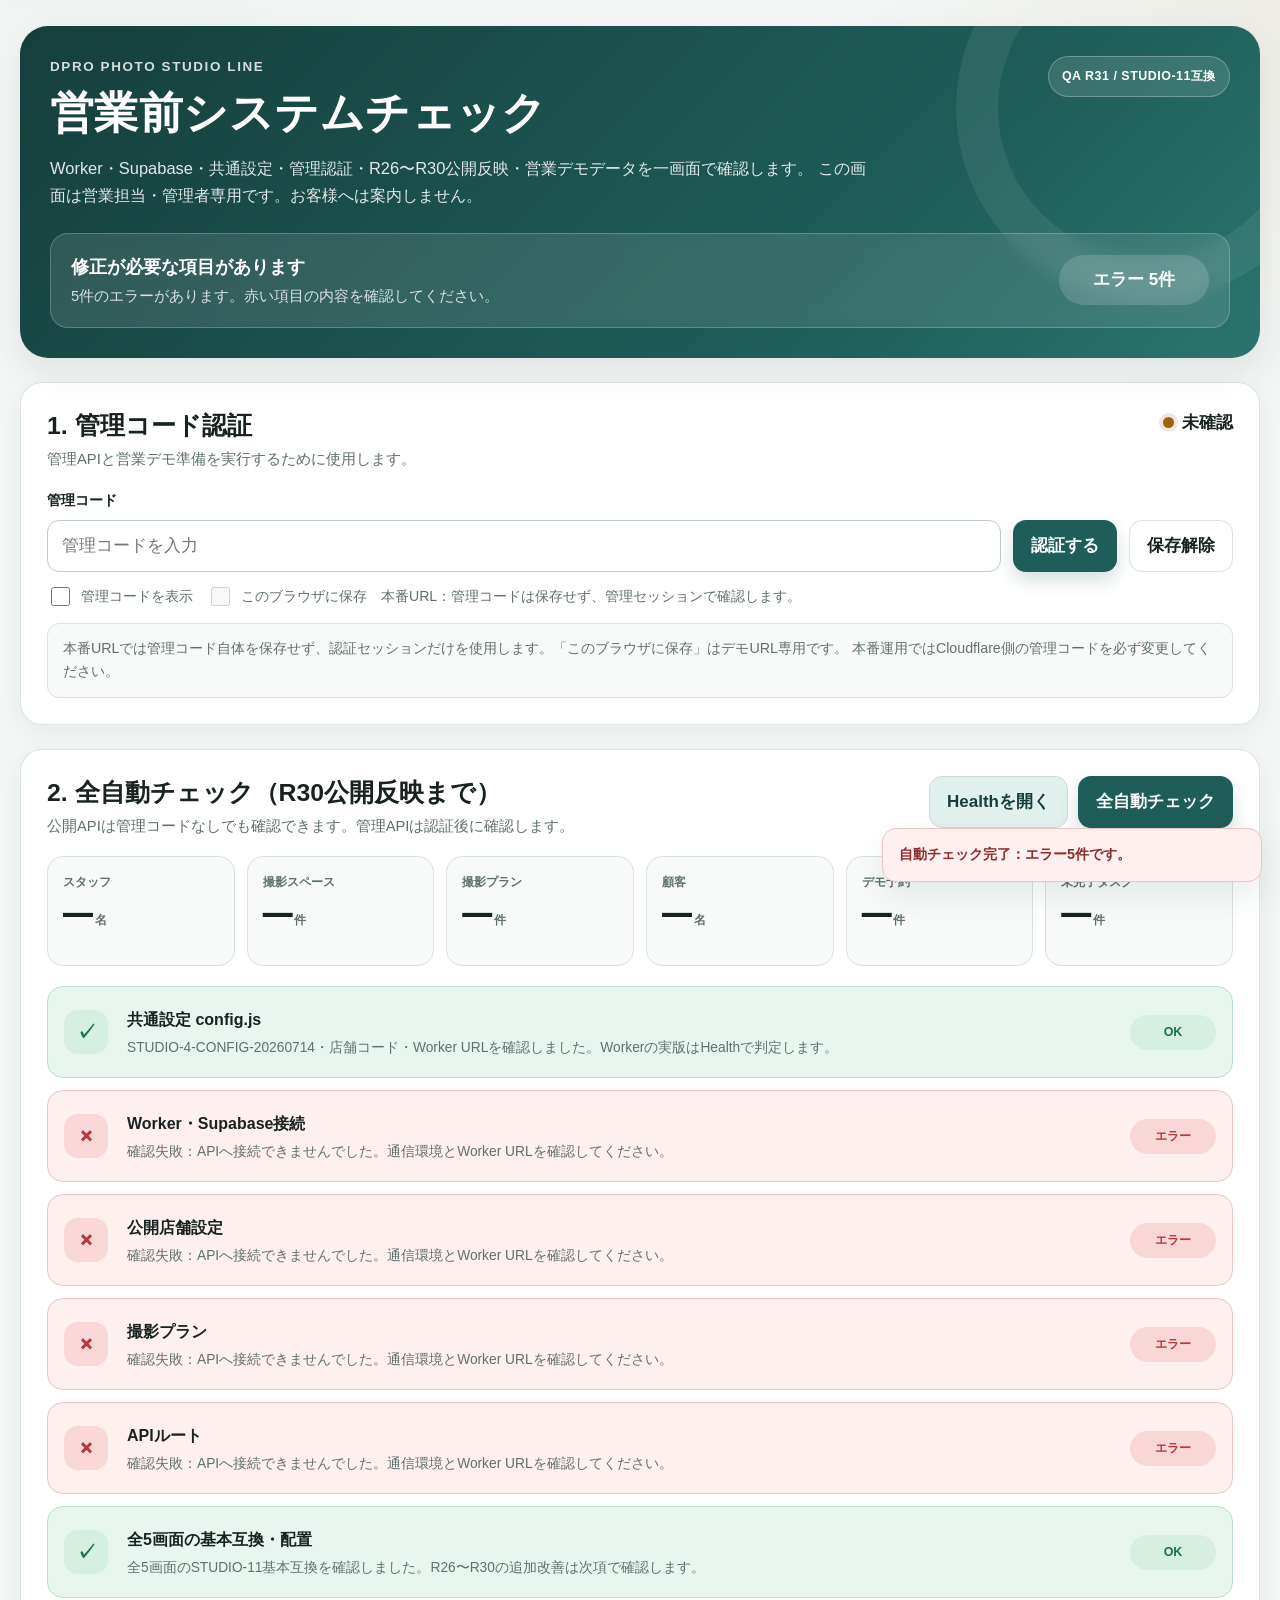
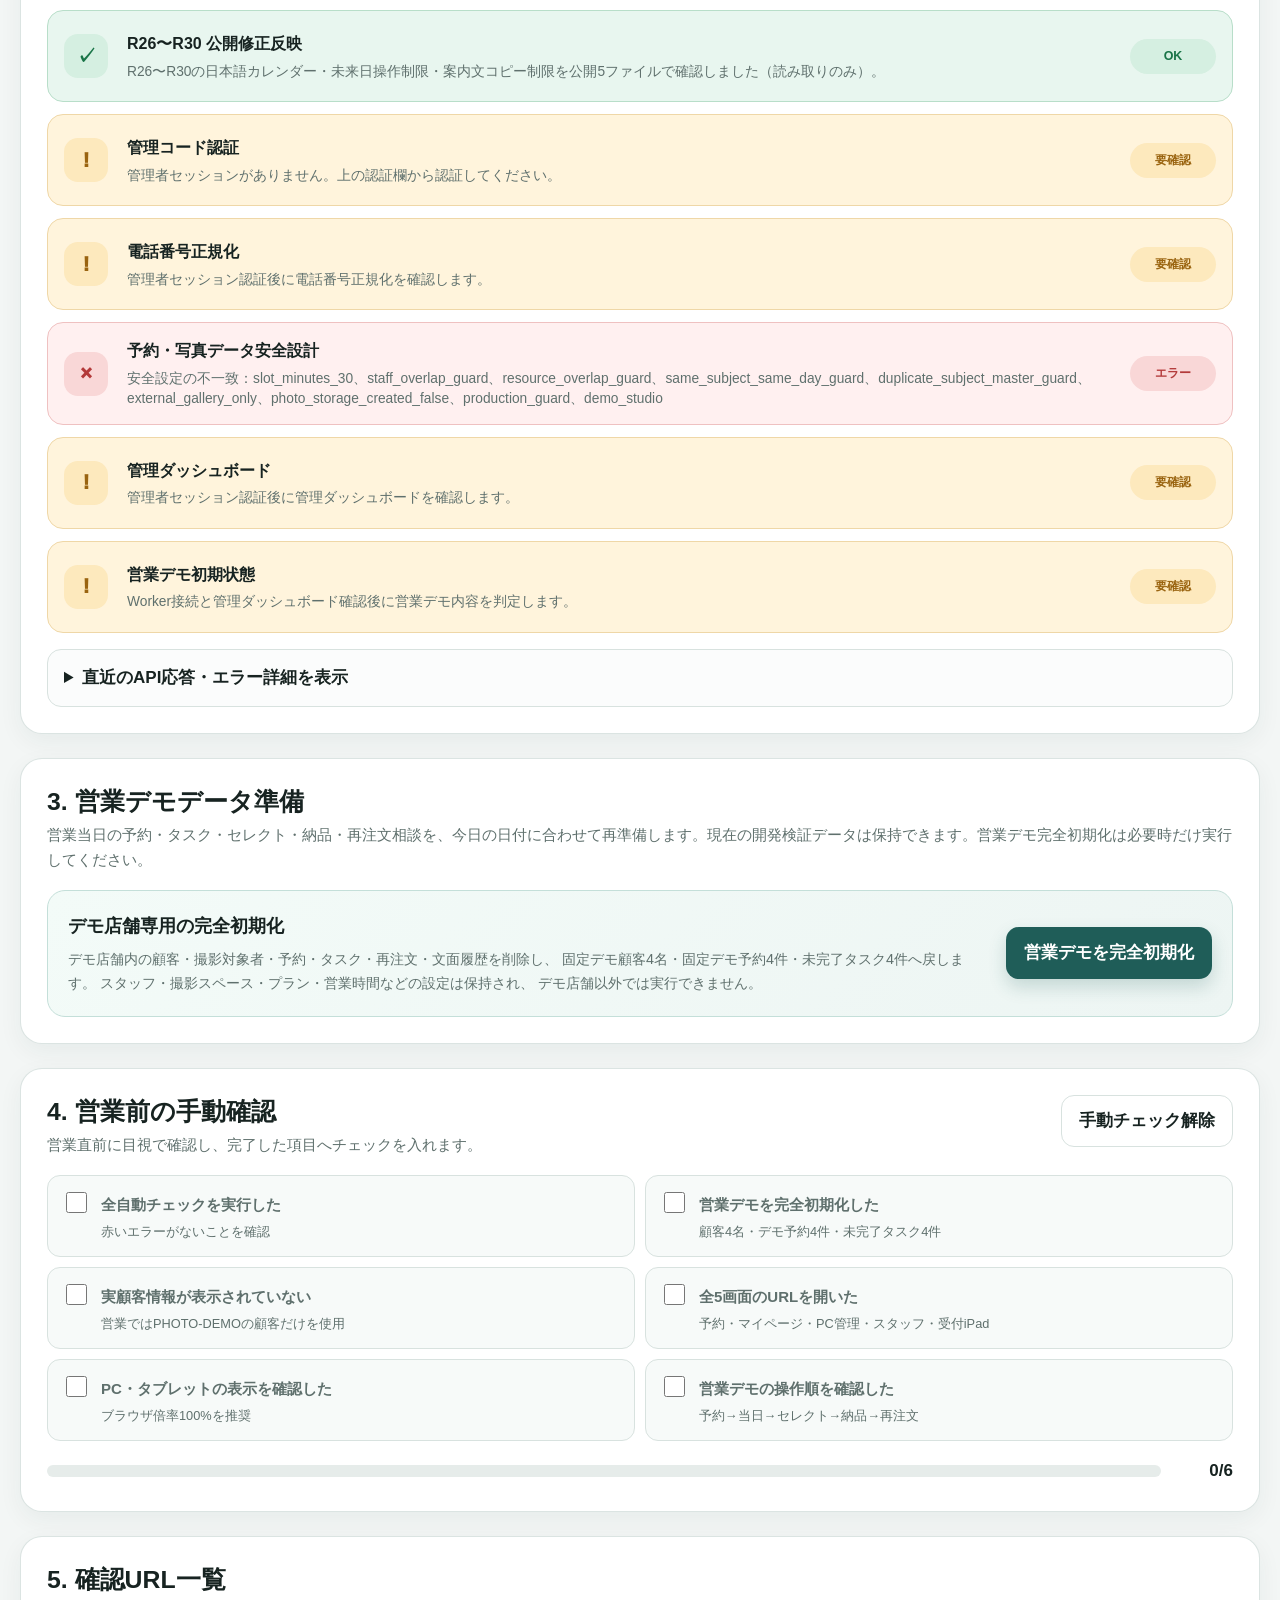
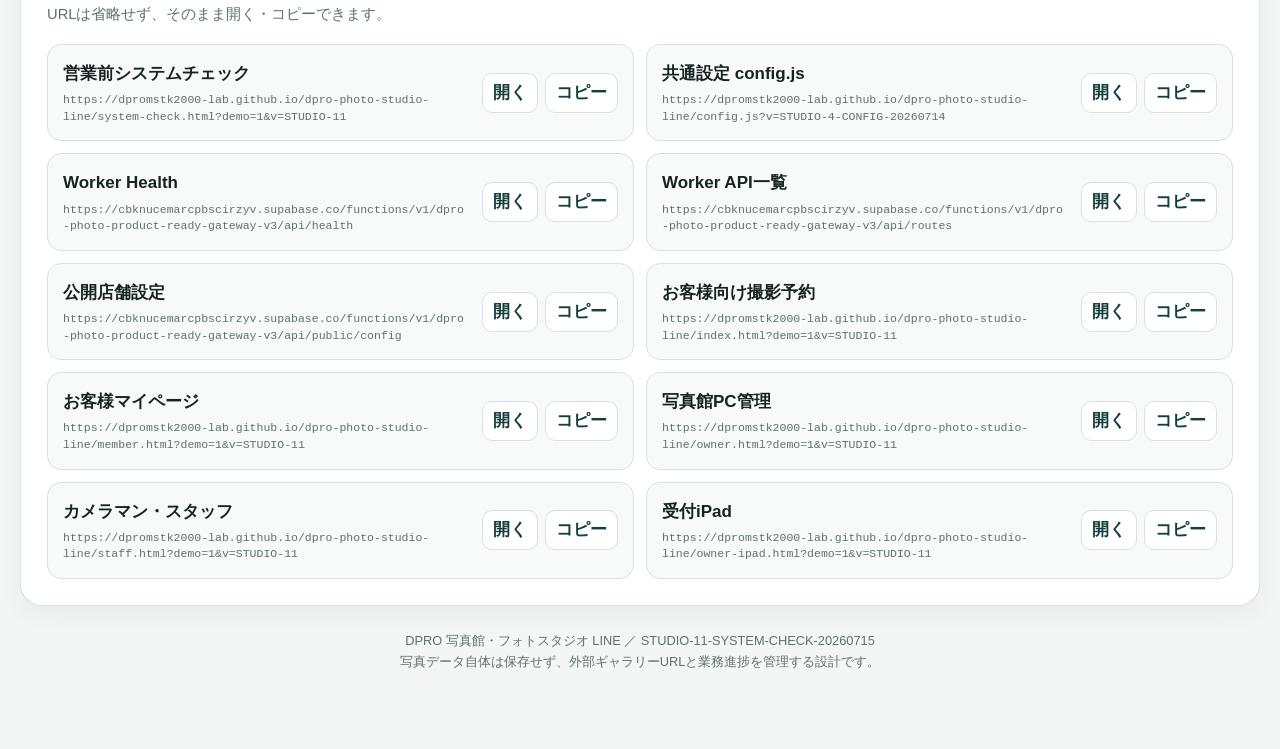
<file: system-check.html>
<!doctype html>
<html lang="ja">
<head>
  <meta charset="utf-8">
  <meta name="viewport" content="width=device-width, initial-scale=1, viewport-fit=cover">
  <meta name="theme-color" content="#1f5d58">
  <meta name="robots" content="noindex,nofollow,noarchive">
  <title>DPRO 写真館・フォトスタジオ LINE｜営業前システムチェック</title>
  <style>
    :root {
      --bg: #f3f6f5;
      --surface: #ffffff;
      --surface-soft: #f7faf9;
      --ink: #172321;
      --muted: #5f706d;
      --line: #d8e2df;
      --brand: #1f5d58;
      --brand-dark: #153f3c;
      --brand-soft: #e3f1ee;
      --ok: #197447;
      --ok-soft: #e8f6ef;
      --warn: #9a6410;
      --warn-soft: #fff4dc;
      --error: #b33a3a;
      --error-soft: #fff0f0;
      --info: #315f91;
      --info-soft: #edf5ff;
      --shadow: 0 14px 34px rgba(21, 63, 60, 0.09);
      --radius-lg: 22px;
      --radius-md: 16px;
      --radius-sm: 12px;
      --focus: 0 0 0 4px rgba(31, 93, 88, 0.18);
    }

    * { box-sizing: border-box; }

    html { scroll-behavior: smooth; }

    body {
      margin: 0;
      min-width: 320px;
      color: var(--ink);
      background:
        radial-gradient(circle at 10% -10%, rgba(31, 93, 88, 0.12), transparent 30rem),
        radial-gradient(circle at 100% 0%, rgba(177, 137, 71, 0.09), transparent 26rem),
        var(--bg);
      font-family: -apple-system, BlinkMacSystemFont, "Segoe UI", "Hiragino Kaku Gothic ProN", "Yu Gothic", "Meiryo", sans-serif;
      font-size: 17px;
      line-height: 1.65;
      -webkit-font-smoothing: antialiased;
    }

    button, input { font: inherit; }
    button { touch-action: manipulation; }
    a { color: inherit; }

    .page-shell {
      width: min(1240px, calc(100% - 32px));
      margin: 0 auto;
      padding: 26px 0 64px;
    }

    .hero {
      position: relative;
      overflow: hidden;
      padding: 30px;
      color: #fff;
      border-radius: 28px;
      background: linear-gradient(135deg, var(--brand-dark), var(--brand) 68%, #2b746d);
      box-shadow: var(--shadow);
    }

    .hero::after {
      content: "";
      position: absolute;
      right: -80px;
      top: -110px;
      width: 300px;
      height: 300px;
      border-radius: 50%;
      border: 42px solid rgba(255,255,255,0.07);
      pointer-events: none;
    }

    .hero-top {
      position: relative;
      z-index: 1;
      display: flex;
      align-items: flex-start;
      justify-content: space-between;
      gap: 24px;
    }

    .eyebrow {
      margin: 0 0 8px;
      font-size: 0.84rem;
      font-weight: 800;
      letter-spacing: 0.12em;
      opacity: 0.82;
    }

    h1 {
      margin: 0;
      font-size: clamp(1.75rem, 4vw, 2.75rem);
      line-height: 1.24;
      letter-spacing: 0.01em;
    }

    .hero-copy {
      position: relative;
      z-index: 1;
      max-width: 820px;
      margin: 14px 0 0;
      color: rgba(255,255,255,0.88);
      font-size: 1.03rem;
    }

    .version-badge {
      flex: 0 0 auto;
      padding: 9px 13px;
      border: 1px solid rgba(255,255,255,0.28);
      border-radius: 999px;
      background: rgba(255,255,255,0.12);
      font-size: 0.78rem;
      font-weight: 800;
      letter-spacing: 0.04em;
      white-space: nowrap;
    }

    .overall-panel {
      position: relative;
      z-index: 1;
      display: grid;
      grid-template-columns: minmax(0, 1fr) auto;
      align-items: center;
      gap: 18px;
      margin-top: 24px;
      padding: 18px 20px;
      border: 1px solid rgba(255,255,255,0.22);
      border-radius: 18px;
      background: rgba(255,255,255,0.11);
      backdrop-filter: blur(8px);
    }

    .overall-title {
      margin: 0 0 2px;
      font-size: 1.15rem;
      font-weight: 900;
    }

    .overall-message {
      margin: 0;
      color: rgba(255,255,255,0.82);
      font-size: 0.92rem;
    }

    .overall-pill {
      min-width: 150px;
      padding: 11px 16px;
      border-radius: 999px;
      background: rgba(255,255,255,0.15);
      text-align: center;
      font-weight: 900;
    }

    .section {
      margin-top: 24px;
      padding: 26px;
      border: 1px solid rgba(216, 226, 223, 0.9);
      border-radius: var(--radius-lg);
      background: var(--surface);
      box-shadow: 0 8px 24px rgba(21, 63, 60, 0.055);
    }

    .section-head {
      display: flex;
      align-items: flex-start;
      justify-content: space-between;
      gap: 18px;
      margin-bottom: 18px;
    }

    .section-title {
      margin: 0;
      font-size: clamp(1.25rem, 2.5vw, 1.55rem);
      line-height: 1.35;
    }

    .section-note {
      margin: 5px 0 0;
      color: var(--muted);
      font-size: 0.92rem;
    }

    .actions {
      display: flex;
      flex-wrap: wrap;
      gap: 10px;
    }

    .btn {
      display: inline-flex;
      min-height: 48px;
      align-items: center;
      justify-content: center;
      gap: 8px;
      padding: 11px 17px;
      border: 1px solid transparent;
      border-radius: 13px;
      cursor: pointer;
      font-weight: 850;
      text-decoration: none;
      transition: transform 0.15s ease, box-shadow 0.15s ease, background 0.15s ease;
    }

    .btn:hover { transform: translateY(-1px); }
    .btn:focus-visible, input:focus-visible { outline: none; box-shadow: var(--focus); }
    .btn:disabled { cursor: not-allowed; opacity: 0.58; transform: none; }

    .btn-primary {
      color: #fff;
      background: var(--brand);
      box-shadow: 0 8px 18px rgba(31, 93, 88, 0.2);
    }

    .btn-primary:hover { background: var(--brand-dark); }
    .btn-secondary { color: var(--brand-dark); background: var(--brand-soft); border-color: #c4dfd9; }
    .btn-ghost { color: var(--ink); background: #fff; border-color: var(--line); }
    .btn-danger { color: var(--error); background: var(--error-soft); border-color: #f0caca; }

    .auth-grid {
      display: grid;
      grid-template-columns: minmax(230px, 1fr) auto auto;
      gap: 12px;
      align-items: end;
    }

    .field label {
      display: block;
      margin-bottom: 7px;
      font-size: 0.88rem;
      font-weight: 850;
    }

    .field input {
      width: 100%;
      min-height: 50px;
      padding: 11px 14px;
      color: var(--ink);
      border: 1px solid #becdca;
      border-radius: 12px;
      background: #fff;
    }

    .auth-options {
      display: flex;
      flex-wrap: wrap;
      align-items: center;
      gap: 14px;
      margin-top: 12px;
      color: var(--muted);
      font-size: 0.88rem;
    }

    .check-inline {
      display: inline-flex;
      align-items: center;
      gap: 8px;
      cursor: pointer;
    }

    .check-inline input { width: 19px; height: 19px; accent-color: var(--brand); }

    .notice {
      margin-top: 14px;
      padding: 13px 15px;
      border-radius: 12px;
      color: var(--muted);
      background: var(--surface-soft);
      border: 1px solid var(--line);
      font-size: 0.89rem;
    }

    .auth-state {
      display: inline-flex;
      align-items: center;
      gap: 8px;
      font-weight: 850;
    }

    .dot {
      width: 11px;
      height: 11px;
      border-radius: 50%;
      background: #9ba7a5;
      box-shadow: 0 0 0 4px rgba(155,167,165,0.16);
    }

    .dot.ok { background: var(--ok); box-shadow: 0 0 0 4px rgba(25,116,71,0.15); }
    .dot.warn { background: var(--warn); box-shadow: 0 0 0 4px rgba(154,100,16,0.15); }

    .metric-grid {
      display: grid;
      grid-template-columns: repeat(6, minmax(0, 1fr));
      gap: 12px;
      margin-bottom: 20px;
    }

    .metric {
      min-height: 110px;
      padding: 15px;
      border: 1px solid var(--line);
      border-radius: var(--radius-md);
      background: var(--surface-soft);
    }

    .metric-label { color: var(--muted); font-size: 0.78rem; font-weight: 800; }
    .metric-value { margin-top: 4px; font-size: 1.8rem; line-height: 1.25; font-weight: 950; }
    .metric-unit { margin-left: 3px; color: var(--muted); font-size: 0.75rem; font-weight: 700; }

    .check-list {
      display: grid;
      gap: 12px;
    }

    .check-card {
      display: grid;
      grid-template-columns: 48px minmax(0, 1fr) auto;
      align-items: center;
      gap: 15px;
      min-height: 92px;
      padding: 15px 16px;
      border: 1px solid var(--line);
      border-radius: var(--radius-md);
      background: #fff;
      transition: border-color 0.15s ease, background 0.15s ease;
    }

    .check-card[data-state="running"] { border-color: #a9cbe8; background: var(--info-soft); }
    .check-card[data-state="ok"] { border-color: #b8dec9; background: var(--ok-soft); }
    .check-card[data-state="warn"] { border-color: #efd7a7; background: var(--warn-soft); }
    /* DPRO-PHOTO-SYSTEM-CHECK-QA-DATA-MODE-R1-20261009 */
    .check-card[data-state="info"] { border-color: #b6d9eb; background: var(--info-soft); }
    .check-card[data-state="error"] { border-color: #efc1c1; background: var(--error-soft); }

    .check-icon {
      display: grid;
      width: 44px;
      height: 44px;
      place-items: center;
      border-radius: 14px;
      background: #eef2f1;
      font-size: 1.25rem;
      font-weight: 950;
    }

    .check-card[data-state="running"] .check-icon { color: var(--info); background: #dcecff; }
    .check-card[data-state="ok"] .check-icon { color: var(--ok); background: #d5efe1; }
    .check-card[data-state="warn"] .check-icon { color: var(--warn); background: #fde9bd; }
    .check-card[data-state="info"] .check-icon { color: var(--info); background: #dcecff; }
    .check-card[data-state="error"] .check-icon { color: var(--error); background: #f9d7d7; }

    .check-title { margin: 0; font-size: 1rem; font-weight: 900; }
    .check-detail { margin: 4px 0 0; color: var(--muted); font-size: 0.86rem; line-height: 1.45; }

    .state-pill {
      min-width: 86px;
      padding: 7px 10px;
      border-radius: 999px;
      background: #eef2f1;
      color: var(--muted);
      text-align: center;
      font-size: 0.78rem;
      font-weight: 900;
      white-space: nowrap;
    }

    .check-card[data-state="running"] .state-pill { color: var(--info); background: #dcecff; }
    .check-card[data-state="ok"] .state-pill { color: var(--ok); background: #d5efe1; }
    .check-card[data-state="warn"] .state-pill { color: var(--warn); background: #fde9bd; }
    .check-card[data-state="info"] .state-pill { color: var(--info); background: #dcecff; }
    .check-card[data-state="error"] .state-pill { color: var(--error); background: #f9d7d7; }

    .demo-box {
      display: grid;
      grid-template-columns: minmax(0, 1fr) auto;
      gap: 20px;
      align-items: center;
      padding: 20px;
      border: 1px solid #c4dfd9;
      border-radius: 18px;
      background: linear-gradient(135deg, #f3fbf8, #edf5f3);
    }

    .demo-box h3 { margin: 0; font-size: 1.15rem; }
    .demo-box p { margin: 7px 0 0; color: var(--muted); font-size: 0.9rem; }

    .demo-result {
      display: none;
      margin-top: 14px;
      padding: 14px 16px;
      border-radius: 13px;
      border: 1px solid var(--line);
      background: var(--surface-soft);
      font-size: 0.9rem;
    }

    .demo-result.show { display: block; }
    .demo-result.ok { border-color: #b8dec9; background: var(--ok-soft); color: #155f3c; }
    .demo-result.error { border-color: #efc1c1; background: var(--error-soft); color: #8f2d2d; }

    .manual-grid {
      display: grid;
      grid-template-columns: repeat(2, minmax(0, 1fr));
      gap: 10px;
    }

    .manual-item {
      display: flex;
      align-items: flex-start;
      gap: 11px;
      padding: 14px;
      border: 1px solid var(--line);
      border-radius: 13px;
      background: var(--surface-soft);
      cursor: pointer;
    }

    .manual-item input {
      flex: 0 0 auto;
      width: 21px;
      height: 21px;
      margin-top: 2px;
      accent-color: var(--ok);
    }

    .manual-item strong { display: block; font-size: 0.94rem; }
    .manual-item span { display: block; margin-top: 3px; color: var(--muted); font-size: 0.8rem; }

    .progress-wrap {
      display: flex;
      align-items: center;
      gap: 14px;
      margin-top: 16px;
    }

    .progress {
      flex: 1;
      overflow: hidden;
      height: 12px;
      border-radius: 999px;
      background: #e6ecea;
    }

    .progress-bar {
      width: 0;
      height: 100%;
      border-radius: inherit;
      background: linear-gradient(90deg, var(--brand), #3d8a80);
      transition: width 0.25s ease;
    }

    .progress-label { min-width: 58px; font-weight: 900; text-align: right; }

    .link-grid {
      display: grid;
      grid-template-columns: repeat(2, minmax(0, 1fr));
      gap: 12px;
    }

    .link-card {
      display: grid;
      grid-template-columns: minmax(0, 1fr) auto;
      gap: 12px;
      align-items: center;
      padding: 15px;
      border: 1px solid var(--line);
      border-radius: 14px;
      background: var(--surface-soft);
    }

    .link-card strong { display: block; }
    .url-text {
      display: block;
      margin-top: 4px;
      color: var(--muted);
      font-family: ui-monospace, SFMono-Regular, Menlo, Consolas, monospace;
      font-size: 0.72rem;
      line-height: 1.45;
      overflow-wrap: anywhere;
    }

    .link-actions { display: flex; gap: 7px; }
    .mini-btn {
      display: inline-grid;
      min-width: 40px;
      height: 40px;
      place-items: center;
      padding: 0 10px;
      border: 1px solid var(--line);
      border-radius: 10px;
      color: var(--brand-dark);
      background: #fff;
      cursor: pointer;
      font-weight: 900;
      text-decoration: none;
    }

    .future-tag {
      display: inline-flex;
      margin-left: 6px;
      padding: 3px 7px;
      border-radius: 999px;
      color: var(--warn);
      background: var(--warn-soft);
      font-size: 0.68rem;
      font-weight: 850;
      vertical-align: middle;
    }

    details.raw-panel {
      margin-top: 16px;
      border: 1px solid var(--line);
      border-radius: 14px;
      background: #fbfcfc;
    }

    details.raw-panel summary {
      padding: 14px 16px;
      cursor: pointer;
      font-weight: 850;
    }

    pre {
      overflow: auto;
      max-height: 480px;
      margin: 0;
      padding: 16px;
      border-top: 1px solid var(--line);
      color: #243330;
      background: #f1f5f4;
      font-family: ui-monospace, SFMono-Regular, Menlo, Consolas, monospace;
      font-size: 0.78rem;
      line-height: 1.55;
      white-space: pre-wrap;
      overflow-wrap: anywhere;
    }

    .toast-stack {
      position: fixed;
      z-index: 1000;
      right: 18px;
      bottom: 18px;
      display: grid;
      gap: 10px;
      width: min(380px, calc(100% - 36px));
    }

    .toast {
      padding: 14px 16px;
      border: 1px solid var(--line);
      border-radius: 14px;
      background: #fff;
      box-shadow: var(--shadow);
      font-size: 0.9rem;
      font-weight: 750;
      animation: toast-in 0.2s ease both;
    }

    .toast.ok { color: #155f3c; border-color: #b8dec9; background: var(--ok-soft); }
    .toast.error { color: #8f2d2d; border-color: #efc1c1; background: var(--error-soft); }
    .toast.warn { color: #7d520d; border-color: #efd7a7; background: var(--warn-soft); }

    @keyframes toast-in {
      from { opacity: 0; transform: translateY(10px); }
      to { opacity: 1; transform: translateY(0); }
    }

    .spinner {
      width: 17px;
      height: 17px;
      border: 2px solid currentColor;
      border-right-color: transparent;
      border-radius: 50%;
      animation: spin 0.7s linear infinite;
    }

    @keyframes spin { to { transform: rotate(360deg); } }

    .footer {
      margin-top: 24px;
      color: var(--muted);
      text-align: center;
      font-size: 0.8rem;
    }

    @media (max-width: 1020px) {
      .metric-grid { grid-template-columns: repeat(3, minmax(0, 1fr)); }
    }

    @media (max-width: 760px) {
      body { font-size: 16px; }
      .page-shell { width: min(100% - 20px, 1240px); padding-top: 10px; }
      .hero { padding: 22px 18px; border-radius: 21px; }
      .hero-top { display: block; }
      .version-badge { display: inline-flex; margin-top: 14px; }
      .overall-panel { grid-template-columns: 1fr; }
      .overall-pill { min-width: 0; }
      .section { padding: 20px 15px; border-radius: 19px; }
      .section-head { display: block; }
      .section-head .actions { margin-top: 14px; }
      .auth-grid { grid-template-columns: 1fr; }
      .metric-grid { grid-template-columns: repeat(2, minmax(0, 1fr)); }
      .check-card { grid-template-columns: 44px minmax(0, 1fr); }
      .check-card .state-pill { grid-column: 2; justify-self: start; }
      .demo-box { grid-template-columns: 1fr; }
      .manual-grid, .link-grid { grid-template-columns: 1fr; }
      .link-card { grid-template-columns: 1fr; }
      .link-actions { justify-content: flex-start; }
    }

    @media (max-width: 430px) {
      .metric-grid { grid-template-columns: 1fr; }
      .metric { min-height: auto; }
      .actions .btn { width: 100%; }
      .demo-box .btn { width: 100%; }
    }

    @media (prefers-reduced-motion: reduce) {
      *, *::before, *::after { scroll-behavior: auto !important; animation: none !important; transition: none !important; }
    }
  </style>
</head>
<body>
  <main class="page-shell">
    <header class="hero">
      <div class="hero-top">
        <div>
          <p class="eyebrow">DPRO PHOTO STUDIO LINE</p>
          <h1>営業前システムチェック</h1>
        </div>
        <span class="version-badge">QA R31 / STUDIO-11互換</span>
      </div>
      <p class="hero-copy">
        Worker・Supabase・共通設定・管理認証・R26〜R30公開反映・営業デモデータを一画面で確認します。
        この画面は営業担当・管理者専用です。お客様へは案内しません。
      </p>
      <div class="overall-panel" aria-live="polite">
        <div>
          <p class="overall-title" id="overallTitle">チェックを開始してください</p>
          <p class="overall-message" id="overallMessage">管理コードを確認後、「全自動チェック」を押します。</p>
        </div>
        <div class="overall-pill" id="overallPill">未実行</div>
      </div>
    </header>

    <section class="section" aria-labelledby="authTitle">
      <div class="section-head">
        <div>
          <h2 class="section-title" id="authTitle">1. 管理コード認証</h2>
          <p class="section-note">管理APIと営業デモ準備を実行するために使用します。</p>
        </div>
        <div class="auth-state" id="authState"><span class="dot"></span><span>未確認</span></div>
      </div>

      <div class="auth-grid">
        <div class="field">
          <label for="adminCode">管理コード</label>
          <input id="adminCode" type="password" inputmode="numeric" autocomplete="current-password" placeholder="管理コードを入力" aria-describedby="authHelp">
        </div>
        <button class="btn btn-primary" id="verifyButton" type="button">認証する</button>
        <button class="btn btn-ghost" id="clearCodeButton" type="button">保存解除</button>
      </div>

      <div class="auth-options">
        <label class="check-inline"><input id="showCode" type="checkbox">管理コードを表示</label>
        <label class="check-inline"><input id="persistCode" type="checkbox">このブラウザに保存</label>
        <span id="demoModeText"></span>
      </div>
      <div class="notice" id="authHelp">
        本番URLでは管理コード自体を保存せず、認証セッションだけを使用します。「このブラウザに保存」はデモURL専用です。
        本番運用ではCloudflare側の管理コードを必ず変更してください。
      </div>
    </section>

    <section class="section" aria-labelledby="autoTitle">
      <div class="section-head">
        <div>
          <h2 class="section-title" id="autoTitle">2. 全自動チェック（R30公開反映まで）</h2>
          <p class="section-note">公開APIは管理コードなしでも確認できます。管理APIは認証後に確認します。</p>
        </div>
        <div class="actions">
          <button class="btn btn-secondary" id="openHealthButton" type="button">Healthを開く</button>
          <button class="btn btn-primary" id="runAllButton" type="button">全自動チェック</button>
        </div>
      </div>

      <div class="metric-grid" aria-label="データ件数">
        <div class="metric"><div class="metric-label">スタッフ</div><div class="metric-value"><span id="metricStaff">—</span><span class="metric-unit">名</span></div></div>
        <div class="metric"><div class="metric-label">撮影スペース</div><div class="metric-value"><span id="metricResources">—</span><span class="metric-unit">件</span></div></div>
        <div class="metric"><div class="metric-label">撮影プラン</div><div class="metric-value"><span id="metricPlans">—</span><span class="metric-unit">件</span></div></div>
        <div class="metric"><div class="metric-label">顧客</div><div class="metric-value"><span id="metricCustomers">—</span><span class="metric-unit">名</span></div></div>
        <div class="metric"><div class="metric-label">デモ予約</div><div class="metric-value"><span id="metricDemoReservations">—</span><span class="metric-unit">件</span></div></div>
        <div class="metric"><div class="metric-label">未完了タスク</div><div class="metric-value"><span id="metricTasks">—</span><span class="metric-unit">件</span></div></div>
      </div>

      <div class="check-list" id="checkList"></div>

      <details class="raw-panel">
        <summary>直近のAPI応答・エラー詳細を表示</summary>
        <pre id="rawOutput">まだ実行されていません。</pre>
      </details>
    </section>

    <section class="section" aria-labelledby="demoTitle">
      <div class="section-head">
        <div>
          <h2 class="section-title" id="demoTitle">3. 営業デモデータ準備</h2>
          <p class="section-note">営業当日の予約・タスク・セレクト・納品・再注文相談を、今日の日付に合わせて再準備します。現在の開発検証データは保持できます。営業デモ完全初期化は必要時だけ実行してください。</p>
        </div>
      </div>

      <div class="demo-box">
        <div>
          <h3>デモ店舗専用の完全初期化</h3>
          <p>
            デモ店舗内の顧客・撮影対象者・予約・タスク・再注文・文面履歴を削除し、
            固定デモ顧客4名・固定デモ予約4件・未完了タスク4件へ戻します。
            スタッフ・撮影スペース・プラン・営業時間などの設定は保持され、
            デモ店舗以外では実行できません。
          </p>
        </div>
        <button class="btn btn-primary" id="demoPrepareButton" type="button">営業デモを完全初期化</button>
      </div>
      <div class="demo-result" id="demoResult" role="status"></div>
    </section>

    <section class="section" aria-labelledby="manualTitle">
      <div class="section-head">
        <div>
          <h2 class="section-title" id="manualTitle">4. 営業前の手動確認</h2>
          <p class="section-note">営業直前に目視で確認し、完了した項目へチェックを入れます。</p>
        </div>
        <button class="btn btn-ghost" id="resetManualButton" type="button">手動チェック解除</button>
      </div>

      <div class="manual-grid" id="manualGrid"></div>
      <div class="progress-wrap">
        <div class="progress" aria-hidden="true"><div class="progress-bar" id="manualProgressBar"></div></div>
        <div class="progress-label" id="manualProgressLabel">0/6</div>
      </div>
    </section>

    <section class="section" aria-labelledby="linkTitle">
      <div class="section-head">
        <div>
          <h2 class="section-title" id="linkTitle">5. 確認URL一覧</h2>
          <p class="section-note">URLは省略せず、そのまま開く・コピーできます。</p>
        </div>
      </div>
      <div class="link-grid" id="linkGrid"></div>
    </section>

    <p class="footer">
      DPRO 写真館・フォトスタジオ LINE ／ STUDIO-11-SYSTEM-CHECK-20260715<br>
      写真データ自体は保存せず、外部ギャラリーURLと業務進捗を管理する設計です。
    </p>
  </main>

  <div class="toast-stack" id="toastStack" aria-live="polite" aria-atomic="true"></div>

  <script src="./config.js?v=STUDIO-4-CONFIG-20260714"></script>
  <script>
    (function initializeSystemCheck() {
      "use strict";

      const PAGE_VERSION = "STUDIO-11-SYSTEM-CHECK-20260715";
      const EXPECTED_CONFIG_VERSION = "STUDIO-4-CONFIG-20260714";
      const EXPECTED_WORKER_VERSION = "STUDIO-10-R9-WORKER-SUBJECT-DAY-DUPLICATE-GUARD-20260715";
      const MANUAL_STORAGE_KEY = "dpro_studio_system_check_manual_v2";
      const EXPECTED_SCREEN_VERSIONS = Object.freeze({
        "index.html": "STUDIO-11-INDEX-FINAL-INTEGRATION-20260715",
        "member.html": "STUDIO-11-MEMBER-FINAL-INTEGRATION-20260715",
        "owner.html": "STUDIO-11-OWNER-FINAL-INTEGRATION-20260715",
        "staff.html": "STUDIO-11-STAFF-FINAL-INTEGRATION-20260715",
        "owner-ipad.html": "STUDIO-11-OWNER-IPAD-FINAL-INTEGRATION-20260715",
      });

      const checkDefinitions = [
        { id: "config", title: "共通設定 config.js", description: "共通URL・API・表示ラベル・通信関数の読込を確認します。" },
        { id: "health", title: "Worker・Supabase接続", description: "Workerの稼働、Supabase接続、基本データ件数を確認します。" },
        { id: "publicConfig", title: "公開店舗設定", description: "30分枠・公開カメラマン2名・全体スタッフ3名・撮影スペースを確認します。" },
        { id: "plans", title: "撮影プラン", description: "営業デモに必要な撮影プランが取得できるか確認します。" },
        { id: "routes", title: "APIルート", description: "公開・管理・スタッフ・iPad用APIが公開されているか確認します。" },
        { id: "screens", title: "全5画面の基本互換・配置", description: "STUDIO-11画面識別子が残り、予約・マイページ・管理画面が配置されていることを確認します。" },
        { id: "releaseScreens", title: "R26〜R30 公開修正反映", description: "日本語カレンダー・未来日の進行操作制限・案内文コピー制限を公開6ファイルから読み取り検査します。" },
        { id: "admin", title: "管理コード認証", description: "管理APIへ安全に接続できるか確認します。" },
        { id: "phone", title: "電話番号正規化", description: "ハイフン・空白・全角・+81形式を同じ番号として判定します。" },
        { id: "guards", title: "予約・写真データ安全設計", description: "30分枠、担当者・撮影スペース・同一撮影対象者の同日重複防止、外部ギャラリー運用を確認します。" },
        { id: "dashboard", title: "管理ダッシュボード", description: "本日の撮影、タスク、セレクト、納品、再注文相談を確認します。" },
        { id: "demoFreshness", title: "営業デモ初期状態", description: "顧客4名・デモ予約4件・未完了タスク4件の基準状態を確認します。" },
      ];

      const manualDefinitions = [
        { id: "auto", title: "全自動チェックを実行した", note: "赤いエラーがないことを確認" },
        { id: "demo", title: "営業デモを完全初期化した", note: "顧客4名・デモ予約4件・未完了タスク4件" },
        { id: "customer", title: "実顧客情報が表示されていない", note: "営業ではPHOTO-DEMOの顧客だけを使用" },
        { id: "links", title: "全5画面のURLを開いた", note: "予約・マイページ・PC管理・スタッフ・受付iPad" },
        { id: "display", title: "PC・タブレットの表示を確認した", note: "ブラウザ倍率100%を推奨" },
        { id: "talk", title: "営業デモの操作順を確認した", note: "予約→当日→セレクト→納品→再注文" },
      ];

      const state = {
        checks: Object.fromEntries(checkDefinitions.map((item) => [item.id, { state: "idle", detail: item.description }])),
        payloads: {},
        running: false,
        lastRunAt: null,
      };

      const elements = {};

      function cacheElements() {
        [
          "overallTitle", "overallMessage", "overallPill", "adminCode", "verifyButton", "clearCodeButton",
          "showCode", "persistCode", "authState", "demoModeText", "runAllButton", "openHealthButton",
          "checkList", "rawOutput", "demoPrepareButton", "demoResult", "manualGrid", "resetManualButton",
          "manualProgressBar", "manualProgressLabel", "linkGrid", "toastStack", "metricStaff", "metricResources",
          "metricPlans", "metricCustomers", "metricDemoReservations", "metricTasks"
        ].forEach((id) => { elements[id] = document.getElementById(id); });
      }

      function getConfig() {
        return window.DPRO_STUDIO || window.DPRO_PHOTO_STUDIO_CONFIG || null;
      }

      function escapeHtml(value) {
        const config = getConfig();
        if (config?.escapeHtml) return config.escapeHtml(value);
        return String(value ?? "")
          .replace(/&/g, "&amp;")
          .replace(/</g, "&lt;")
          .replace(/>/g, "&gt;")
          .replace(/"/g, "&quot;")
          .replace(/'/g, "&#039;");
      }

      function renderChecks() {
        elements.checkList.innerHTML = checkDefinitions.map((definition) => {
          const result = state.checks[definition.id] || { state: "idle", detail: definition.description };
          const icon = ({ idle: "—", running: "↻", ok: "✓", warn: "!", info: "i", error: "×" })[result.state] || "—";
          const label = ({ idle: "未実行", running: "確認中", ok: "OK", warn: "要確認", info: "QA記録あり", error: "エラー" })[result.state] || "未実行";
          return `
            <article class="check-card" data-state="${escapeHtml(result.state)}" id="check-${escapeHtml(definition.id)}">
              <div class="check-icon" aria-hidden="true">${icon}</div>
              <div>
                <h3 class="check-title">${escapeHtml(definition.title)}</h3>
                <p class="check-detail">${escapeHtml(result.detail || definition.description)}</p>
              </div>
              <span class="state-pill">${label}</span>
            </article>`;
        }).join("");
        updateOverall();
      }

      function setCheck(id, checkState, detail, payload) {
        state.checks[id] = { state: checkState, detail: detail || "" };
        if (payload !== undefined) {
          state.payloads[id] = payload;
          updateRawOutput(id, payload);
        }
        renderChecks();
      }

      function updateRawOutput(label, payload) {
        const now = new Date().toLocaleString("ja-JP");
        let formatted;
        try { formatted = JSON.stringify(payload, null, 2); }
        catch { formatted = String(payload); }
        elements.rawOutput.textContent = `[${now}] ${label}\n${formatted}`;
      }

      function updateOverall() {
        const values = Object.values(state.checks);
        const errors = values.filter((item) => item.state === "error").length;
        const warnings = values.filter((item) => item.state === "warn").length;
        const running = values.some((item) => item.state === "running");
        const completed = values.filter((item) => ["ok", "warn", "info", "error"].includes(item.state)).length;
        const informational = values.filter((item) => item.state === "info").length;
        const okCount = values.filter((item) => item.state === "ok").length;
        const manual = getManualState();
        const manualDone = manualDefinitions.every((item) => manual[item.id]);

        if (running || state.running) {
          elements.overallTitle.textContent = "システムを確認しています";
          elements.overallMessage.textContent = "APIごとに順番に確認しています。画面を閉じずにお待ちください。";
          elements.overallPill.textContent = "確認中";
          return;
        }

        if (!completed) {
          elements.overallTitle.textContent = "チェックを開始してください";
          elements.overallMessage.textContent = "管理コードを確認後、「全自動チェック」を押します。";
          elements.overallPill.textContent = "未実行";
          return;
        }

        if (errors > 0) {
          elements.overallTitle.textContent = "修正が必要な項目があります";
          elements.overallMessage.textContent = `${errors}件のエラーがあります。赤い項目の内容を確認してください。`;
          elements.overallPill.textContent = `エラー ${errors}件`;
          return;
        }

        if (warnings > 0) {
          elements.overallTitle.textContent = "一部の確認が残っています";
          elements.overallMessage.textContent = `${warnings}件が要確認です。管理認証または営業デモ再準備を確認してください。`;
          elements.overallPill.textContent = `要確認 ${warnings}件`;
          return;
        }

        // In QA mode, extra test rows are informational, never a sales-ready confirmation.
        if (informational > 0) {
          elements.overallTitle.textContent = "本体チェック正常・QAデータ保持中";
          elements.overallMessage.textContent = `${okCount}件の本体チェック正常。追加の検証データを保持しています。営業デモ初期化は行っていません。`;
          elements.overallPill.textContent = "QAデータ保持";
          return;
        }

        if (okCount === values.length && manualDone) {
          elements.overallTitle.textContent = "営業準備完了です";
          elements.overallMessage.textContent = "自動チェックと手動確認がすべて完了しています。";
          elements.overallPill.textContent = "営業準備OK";
          return;
        }

        elements.overallTitle.textContent = "自動チェックは正常です";
        elements.overallMessage.textContent = "手動確認を完了すると、営業準備OKになります。";
        elements.overallPill.textContent = "自動判定OK";
      }

      function setMetrics(database = {}) {
        elements.metricStaff.textContent = numberOrDash(database.staff_count);
        elements.metricResources.textContent = numberOrDash(database.resource_count);
        elements.metricPlans.textContent = numberOrDash(database.plan_count);
        elements.metricCustomers.textContent = numberOrDash(database.customer_count);
        elements.metricDemoReservations.textContent = numberOrDash(database.demo_reservation_count);
        elements.metricTasks.textContent = numberOrDash(database.open_task_count);
      }

      function numberOrDash(value) {
        return Number.isFinite(Number(value)) ? String(Number(value)) : "—";
      }

      function normalizeError(error) {
        return {
          message: error?.message || "不明なエラーが発生しました。",
          status: error?.status || 0,
          code: error?.code || "UNKNOWN_ERROR",
          details: error?.details || null,
        };
      }

      function errorDetail(prefix, error) {
        const normalized = normalizeError(error);
        return `${prefix}：${normalized.message}${normalized.status ? `（HTTP ${normalized.status}）` : ""}`;
      }

      async function runSingleCheck(id, task) {
        setCheck(id, "running", "確認しています…");
        try {
          const result = await task();
          setCheck(id, result.state || "ok", result.detail || "正常です。", result.payload);
          return result;
        } catch (error) {
          setCheck(id, "error", errorDetail("確認失敗", error), normalizeError(error));
          return { state: "error", error };
        }
      }

      async function checkConfig() {
        const config = getConfig();
        if (!config) throw new Error("config.jsを読み込めません。GitHubへの配置とファイル名を確認してください。");
        const issues = [];
        if (config.VERSION !== EXPECTED_CONFIG_VERSION) issues.push(`config版が${config.VERSION || "不明"}`);
        if (!config.WORKER_VERSION) issues.push("config.jsのWorker基準版が未設定です");
        if (config.STUDIO_CODE !== "dpro_photo_demo") issues.push("店舗コードが想定値と異なります");
        if (!String(config.API_BASE_URL || "").startsWith("https://")) issues.push("Worker URLがHTTPSではありません");
        return {
          state: issues.length ? "warn" : "ok",
          detail: issues.length
            ? issues.join("／")
            : `${config.VERSION}・店舗コード・Worker URLを確認しました。Workerの実版はHealthで判定します。`,
          payload: {
            page_version: PAGE_VERSION,
            config_version: config.VERSION,
            config_worker_baseline: config.WORKER_VERSION,
            worker_version_required: EXPECTED_WORKER_VERSION,
            studio_code: config.STUDIO_CODE,
            api_base_url: config.API_BASE_URL,
          },
        };
      }

      async function checkHealth() {
        const config = requireConfig();
        const payload = await config.apiGet(config.ENDPOINTS.HEALTH);
        if (!payload?.ok || !payload?.database?.ok) throw new Error("WorkerまたはデータベースがOKを返していません。");
        setMetrics(payload.database);
        if (payload.version !== EXPECTED_WORKER_VERSION) {
          return {
            state: "warn",
            detail: `接続OKですが、Worker版は${payload.version || "不明"}です。必要版：${EXPECTED_WORKER_VERSION}`,
            payload,
          };
        }
        return {
          state: "ok",
          detail: `${payload.database.studio_name}へ接続しました。顧客${payload.database.customer_count}名・デモ予約${payload.database.demo_reservation_count}件・未完了タスク${payload.database.open_task_count}件です。`,
          payload,
        };
      }

      async function checkPublicConfig() {
        const config = requireConfig();
        const payload = await config.apiGet(config.ENDPOINTS.PUBLIC_CONFIG);
        const publicStaffCount = Array.isArray(payload.staff)
          ? payload.staff.length
          : 0;
        const totalStaffCount = Number(
          state.payloads.health?.database?.staff_count || 0
        );
        const resourceCount = Array.isArray(payload.resources)
          ? payload.resources.length
          : 0;
        const slotMinutes = Number(payload.settings?.slot_minutes);
        const issues = [];

        if (slotMinutes !== 30) {
          issues.push(`予約枠が${slotMinutes || "不明"}分`);
        }
        if (publicStaffCount < 2) {
          issues.push(`公開カメラマン${publicStaffCount}名`);
        }
        if (totalStaffCount && totalStaffCount < 3) {
          issues.push(`全体スタッフ${totalStaffCount}名`);
        }
        if (resourceCount < 3) {
          issues.push(`撮影スペース${resourceCount}件`);
        }

        return {
          state: issues.length ? "warn" : "ok",
          detail: issues.length
            ? `要確認：${issues.join("／")}`
            : `30分枠・公開カメラマン${publicStaffCount}名・全体スタッフ${totalStaffCount || "—"}名・撮影スペース${resourceCount}件を確認しました。`,
          payload: {
            ...payload,
            public_booking_staff_count: publicStaffCount,
            total_staff_count: totalStaffCount,
          },
        };
      }

      async function checkPlans() {
        const config = requireConfig();
        const payload = await config.apiGet(config.ENDPOINTS.PUBLIC_PLANS);
        const plans = Array.isArray(payload.plans) ? payload.plans : [];
        const names = plans.map((item) => item.plan_name).filter(Boolean);
        return {
          state: plans.length >= 7 ? "ok" : "warn",
          detail: plans.length >= 7 ? `撮影プラン${plans.length}件を取得しました。` : `撮影プランが${plans.length}件です。STEP STUDIO-2の初期データを確認してください。`,
          payload: { ok: payload.ok, plan_count: plans.length, plan_names: names, category_count: Array.isArray(payload.categories) ? payload.categories.length : 0 },
        };
      }

      async function checkRoutes() {
        const config = requireConfig();
        const payload = await config.apiGet(config.ENDPOINTS.ROUTES);
        const publicCount = Array.isArray(payload.routes?.public) ? payload.routes.public.length : 0;
        const adminCount = Array.isArray(payload.routes?.admin) ? payload.routes.admin.length : 0;
        const staffCount = Array.isArray(payload.routes?.staff_ipad) ? payload.routes.staff_ipad.length : 0;
        const ok = publicCount >= 10 && adminCount >= 15 && staffCount >= 3;
        return {
          state: ok ? "ok" : "warn",
          detail: `公開${publicCount}・管理${adminCount}・スタッフ/iPad${staffCount}ルートを確認しました。`,
          payload,
        };
      }

      async function checkScreens() {
        const config = requireConfig();
        const siteBase = String(config.SITE_BASE_URL || "").replace(/\/$/, "");
        const results = await Promise.all(
          Object.entries(EXPECTED_SCREEN_VERSIONS).map(async ([file, expected]) => {
            const response = await fetch(`${siteBase}/${file}?screen_check=${Date.now()}`, { cache: "no-store" });
            if (!response.ok) throw new Error(`${file}：HTTP ${response.status}`);
            const text = await response.text();
            return { file, expected, ok: text.includes(expected) };
          })
        );
        const stale = results.filter((row) => !row.ok);
        return {
          state: stale.length ? "warn" : "ok",
          detail: stale.length
            ? `GitHub Pages反映待ちまたは旧版：${stale.map((row) => row.file).join("、")}`
            : `全5画面のSTUDIO-11基本互換を確認しました。R26〜R30の追加改善は次項で確認します。`,
          payload: { results },
        };
      }


      // DPRO-PHOTO-R31-PUBLIC-RELEASE-READONLY-CHECK-20261011
      // These are deployment evidence markers, not a live-API authorization or booking mutation test.
      const R31_RELEASE_FILES = Object.freeze({
        "owner.html": ["photo-admin-calendar-ja-r26.js"],
        "photo-admin-calendar-ja-r26.js": ["DPRO-PHOTO-R26-ADMIN-JA-DATE-20261011"],
        "owner-ipad.html": [
          "DPRO-PHOTO-R27-IPAD-JAPANESE-CALENDAR-20261011",
          "DPRO-PHOTO-R29-FUTURE-BOOKING-PROGRESS-GUARD-20261011",
          "DPRO-PHOTO-R30-DATE-AWARE-MESSAGE-SAFETY-20261011",
          "isFutureVisitMessageBlocked"
        ],
        "photo-ipad-calendar-ja-r27.js": ["DPRO-PHOTO-R27-IPAD-JA-DATE-20261011"],
        "staff.html": [
          "DPRO-PHOTO-R28-STAFF-JAPANESE-CALENDAR-20261011",
          "DPRO-PHOTO-R29-FUTURE-BOOKING-PROGRESS-GUARD-20261011",
          "DPRO-PHOTO-R30-DATE-AWARE-MESSAGE-SAFETY-20261011",
          "staffMessageBlocked"
        ]
      });
      async function checkReleaseScreens() {
        const config = requireConfig();
        const base = String(config.SITE_BASE_URL || "").replace(/\/$/, "");
        const results = await Promise.all(Object.entries(R31_RELEASE_FILES).map(async ([file, markers]) => {
          const response = await fetch(`${base}/${file}?r31_readonly=${Date.now()}`, { cache: "no-store" });
          if (!response.ok) return { file, ok: false, missing: [`HTTP ${response.status}`] };
          const source = await response.text();
          const missing = markers.filter((marker) => !source.includes(marker));
          return { file, ok: missing.length === 0, missing };
        }));
        const failed = results.filter((item) => !item.ok);
        return {
          state: failed.length ? "warn" : "ok",
          detail: failed.length
            ? `R26〜R30公開反映を要確認：${failed.map((item) => item.file).join("、")}。GitHub Pagesの反映またはファイル内容を確認してください。`
            : `R26〜R30の日本語カレンダー・未来日操作制限・案内文コピー制限を公開${results.length}ファイルで確認しました（読み取りのみ）。`,
          payload: { release: "R30", mode: "PUBLIC_SOURCE_READ_ONLY", files: results,
                     production_approved: false, live_write_tested: false }
        };
      }

      /* DPRO-PHOTO-SYSTEM-CHECK-OWNER-SESSION-QA-FIX-V1-20261010 */
      async function checkAdmin() {
        const config = requireConfig();
        if (!config.getSessionToken("owner")) return { state: "warn", detail: "管理者セッションがありません。上の認証欄から認証してください。", payload: { verified: false, reason: "OWNER_SESSION_REQUIRED" } };
        const payload = await config.adminGet(config.ENDPOINTS.ADMIN_DASHBOARD);
        if (!payload?.ok) throw new Error("管理セッションでダッシュボードAPIに接続できません。");
        updateAuthState(true, "認証済み・管理セッション有効");
        return { state: "ok", detail: "管理セッションによる認証と管理APIへの接続を確認しました。", payload: { verified: true, session_check: true } };
      }

      async function checkPhone() {
        const config = requireConfig();
        if (!config.getSessionToken("owner")) return { state: "warn", detail: "管理者セッション認証後に電話番号正規化を確認します。", payload: { skipped: true } };
        const payload = await config.adminGet(config.ENDPOINTS.ADMIN_PHONE_NORMALIZE_CHECK);
        return {
          state: payload.standard_match ? "ok" : "error",
          detail: payload.standard_match ? "5種類の表記が09099991111へ正規化されました。" : "電話番号正規化の結果が一致していません。",
          payload,
        };
      }

      async function checkGuards() {
        const healthPayload = state.payloads.health;
        if (!healthPayload) throw new Error("先にWorker・Supabase接続を確認してください。");
        const conditions = {
          slot_minutes_30: Number(healthPayload.slot_minutes) === 30,
          staff_overlap_guard: healthPayload.staff_overlap_guard === true,
          resource_overlap_guard: healthPayload.resource_overlap_guard === true,
          same_subject_same_day_guard:
            healthPayload.same_subject_same_day_guard === true,
          duplicate_subject_master_guard:
            healthPayload.duplicate_subject_master_guard === true,
          external_gallery_only: healthPayload.external_gallery_only === true,
          photo_storage_created_false: healthPayload.photo_storage_created === false,
          production_guard: healthPayload.production_guard === true,
          demo_studio: healthPayload.database?.is_demo === true,
        };
        const failed = Object.entries(conditions).filter(([, value]) => !value).map(([key]) => key);
        return {
          state: failed.length ? "error" : "ok",
          detail: failed.length
            ? `安全設定の不一致：${failed.join("、")}`
            : "30分枠・担当者/撮影スペース重複防止・同一撮影対象者の同日重複防止・対象者マスタ重複防止・外部ギャラリー運用・本番保護を確認しました。",
          payload: conditions,
        };
      }

      async function checkDashboard() {
        const config = requireConfig();
        if (!config.getSessionToken("owner")) return { state: "warn", detail: "管理者セッション認証後に管理ダッシュボードを確認します。", payload: { skipped: true } };
        const payload = await config.adminGet(config.ENDPOINTS.ADMIN_DASHBOARD);
        if (!payload?.ok) throw new Error("管理ダッシュボードがOKを返していません。");
        const counts = payload.counts || {};
        return {
          state: "ok",
          detail: `本日予約${counts.today_reservations ?? 0}件・未完了タスク${counts.open_tasks ?? 0}件・再注文相談${counts.reorder_open ?? 0}件を取得しました。`,
          payload,
        };
      }

      async function checkDemoFreshness() {
        const dashboard = state.payloads.dashboard;
        const health = state.payloads.health;

        if (!dashboard || dashboard.skipped || !health?.database) {
          return {
            state: "warn",
            detail: "Worker接続と管理ダッシュボード確認後に営業デモ内容を判定します。",
            payload: { skipped: true },
          };
        }

        const todayCount = Array.isArray(dashboard.today)
          ? dashboard.today.length
          : Number(dashboard.counts?.today_reservations || 0);
        const taskCount = Array.isArray(dashboard.tasks)
          ? dashboard.tasks.length
          : Number(dashboard.counts?.open_tasks || 0);
        const postCount = Array.isArray(dashboard.post_production)
          ? dashboard.post_production.length
          : 0;
        const reorderCount = Array.isArray(dashboard.reorders)
          ? dashboard.reorders.length
          : Number(dashboard.counts?.reorder_open || 0);
        const customerCount = Number(
          health.database.customer_count || 0
        );
        const demoReservationCount = Number(
          health.database.demo_reservation_count || 0
        );
        const openTaskCount = Number(
          health.database.open_task_count || 0
        );

        const ready =
          customerCount === 4 &&
          demoReservationCount === 4 &&
          openTaskCount === 4 &&
          todayCount === 1 &&
          taskCount === 4 &&
          postCount === 2 &&
          reorderCount === 1;

        // Only explicit ?qa=1 on a DEMO studio distinguishes preserved QA data.
        // The default ?demo=1 sales-day URL deliberately warns rather than quietly approving QA data.
        // Normal sales-day URL keeps the strict initial-state warning unchanged.
        const qaMode = new URLSearchParams(window.location.search).get("qa") === "1"
          && health.database.is_demo === true;
        const retainedQaData = qaMode && !ready && customerCount >= 4
          && demoReservationCount >= 4 && openTaskCount >= 4;
        return {
          state: ready ? "ok" : (retainedQaData ? "info" : "warn"),
          detail: ready
            ? "初期状態を確認しました。顧客4名・デモ予約4件・未完了タスク4件・今日の撮影1件・撮影後進捗2件・再注文1件です。"
            : retainedQaData
              ? `開発QA中の検証データを保持しています。デモ初期化は不要です。現在：顧客${customerCount}名・デモ予約${demoReservationCount}件・未完了タスク${openTaskCount}件・今日${todayCount}件・一覧タスク${taskCount}件・撮影後${postCount}件・再注文${reorderCount}件。営業当日の初期状態とは異なります。`
              : `営業デモの初期状態ではありません。営業デモ開始前に必要な場合だけ初期化してください。現在：顧客${customerCount}名・デモ予約${demoReservationCount}件・未完了タスク${openTaskCount}件・今日${todayCount}件・一覧タスク${taskCount}件・撮影後${postCount}件・再注文${reorderCount}件。`,
          payload: {
            customers: customerCount,
            demo_reservations: demoReservationCount,
            open_tasks: openTaskCount,
            today_reservations: todayCount,
            dashboard_tasks: taskCount,
            post_production: postCount,
            reorders: reorderCount,
            ready,
            qa_mode: qaMode,
            qa_data_retained: retainedQaData,
          },
        };
      }

      async function runAllChecks(options = {}) {
        if (state.running) return;
        state.running = true;
        setBusy(elements.runAllButton, true, "確認中…");
        checkDefinitions.forEach((item) => { state.checks[item.id] = { state: "idle", detail: item.description }; });
        state.payloads = {};
        setMetrics({});
        renderChecks();

        try {
          await runSingleCheck("config", checkConfig);
          await runSingleCheck("health", checkHealth);
          await runSingleCheck("publicConfig", checkPublicConfig);
          await runSingleCheck("plans", checkPlans);
          await runSingleCheck("routes", checkRoutes);
          await runSingleCheck("screens", checkScreens);
          await runSingleCheck("releaseScreens", checkReleaseScreens);
          await runSingleCheck("admin", checkAdmin);
          await runSingleCheck("phone", checkPhone);
          await runSingleCheck("guards", checkGuards);
          await runSingleCheck("dashboard", checkDashboard);
          await runSingleCheck("demoFreshness", checkDemoFreshness);
          state.lastRunAt = new Date();
          const errors = Object.values(state.checks).filter((item) => item.state === "error").length;
          const warnings = Object.values(state.checks).filter((item) => item.state === "warn").length;
          if (!errors && !warnings) showToast("全自動チェックはすべて正常です。", "ok");
          else if (!errors) showToast(`自動チェック完了：要確認${warnings}件です。`, "warn");
          else showToast(`自動チェック完了：エラー${errors}件です。`, "error");
          if (!options.silent) document.getElementById("autoTitle")?.scrollIntoView({ behavior: "smooth", block: "start" });
        } finally {
          state.running = false;
          setBusy(elements.runAllButton, false, "全自動チェック");
          updateOverall();
        }
      }

      function requireConfig() {
        const config = getConfig();
        if (!config) throw new Error("config.jsを読み込めません。");
        return config;
      }

      async function verifyAdmin() {
        const config = requireConfig();
        const code = String(elements.adminCode.value || "").trim();
        if (!code) {
          showToast("管理コードを入力してください。", "warn");
          elements.adminCode.focus();
          return;
        }
        setBusy(elements.verifyButton, true, "認証中…");
        try {
          const payload = await config.verifyAdminCode(code);
          if (!payload?.verified) throw new Error("管理コードを確認できませんでした。");
          config.saveAdminCode(code, { sessionOnly: !elements.persistCode.checked });
          updateAuthState(true, config.RUNTIME?.demoMode ? (elements.persistCode.checked ? "認証済み・デモ用ブラウザ保存" : "認証済み・デモ用セッション保存") : "認証済み・管理セッション有効");
          if (!config.RUNTIME?.demoMode) elements.adminCode.value = "";
          setCheck("admin", "ok", "管理コード認証に成功しました。", payload);
          showToast("管理コードを確認しました。", "ok");
        } catch (error) {
          updateAuthState(false, "認証失敗");
          setCheck("admin", "error", errorDetail("管理コード認証失敗", error), normalizeError(error));
          showToast(error?.message || "管理コードを確認できませんでした。", "error");
        } finally {
          setBusy(elements.verifyButton, false, "認証する");
        }
      }

      function updateAuthState(verified, text) {
        const dotClass = verified ? "ok" : "warn";
        elements.authState.innerHTML = `<span class="dot ${dotClass}"></span><span>${escapeHtml(text)}</span>`;
      }

      function syncAdminCode() {
        const config = getConfig();
        if (!config) return;
        const code = String(config.getAdminCode() || "");
        elements.adminCode.value = code;
        if (code) updateAuthState(false, "デモ管理コード保存済み・未検証");
        else if (config.getSessionToken("owner")) updateAuthState(false, "管理セッションあり・未検証");
        else updateAuthState(false, "未確認");
        elements.persistCode.disabled = !config.RUNTIME?.demoMode;
        if (!config.RUNTIME?.demoMode) elements.persistCode.checked = false;
        elements.demoModeText.textContent = config.RUNTIME?.demoMode
          ? "デモURL：管理コードはセッションへ自動設定されています。"
          : "本番URL：管理コードは保存せず、管理セッションで確認します。";
      }

      function clearAdminCode() {
        const config = getConfig();
        config?.clearAdminCode();
        elements.adminCode.value = "";
        updateAuthState(false, "保存解除済み");
        setCheck("admin", "warn", "管理コードの保存を解除しました。再認証してください。", { cleared: true });
        showToast("管理コードの保存を解除しました。", "ok");
      }

      async function prepareDemo() {
        const config = requireConfig();
        if (!config.getAdminCode()) {
          showToast("先に管理コードを認証してください。", "warn");
          elements.adminCode.focus();
          return;
        }

        const accepted = window.confirm(
          "営業デモを完全初期化します。\n\n" +
          "このデモ店舗内の顧客・撮影対象者・予約・タスク・再注文・文面履歴を削除し、固定デモ顧客4名・固定デモ予約4件へ戻します。\n" +
          "スタッフ・撮影スペース・プラン・営業時間などの設定は保持されます。実行しますか？"
        );
        if (!accepted) return;

        setBusy(elements.demoPrepareButton, true, "完全初期化中…");
        showDemoResult("", "");
        try {
          const payload = await config.adminPost(config.ENDPOINTS.ADMIN_DEMO_PREPARE, {});
          const db = payload.database || {};
          setMetrics(db);
          const reset = payload.demo_reset_deleted || {};
          showDemoResult(
            `営業デモを完全初期化しました。基準日：${payload.jst_date || "—"}／顧客：${db.customer_count ?? "—"}名／デモ予約：${db.demo_reservation_count ?? "—"}件／未完了タスク：${db.open_task_count ?? "—"}件／削除：予約${reset.reservations ?? 0}件・撮影対象者${reset.subjects ?? 0}件・顧客${reset.customers ?? 0}名`,
            "ok"
          );
          updateRawOutput("demo_prepare", payload);
          showToast("営業デモを初期状態へ戻しました。", "ok");
          await runAllChecks({ silent: true });
        } catch (error) {
          const message = errorDetail("営業デモ準備失敗", error);
          showDemoResult(message, "error");
          updateRawOutput("demo_prepare_error", normalizeError(error));
          showToast(error?.message || "営業デモ準備に失敗しました。", "error");
        } finally {
          setBusy(elements.demoPrepareButton, false, "営業デモを完全初期化");
        }
      }

      function showDemoResult(message, type) {
        elements.demoResult.className = "demo-result";
        elements.demoResult.textContent = message || "";
        if (message) elements.demoResult.classList.add("show", type === "error" ? "error" : "ok");
      }

      function setBusy(button, busy, text) {
        if (!button) return;
        button.disabled = busy;
        button.innerHTML = busy ? `<span class="spinner" aria-hidden="true"></span>${escapeHtml(text)}` : escapeHtml(text);
      }

      function showToast(message, type = "ok") {
        const toast = document.createElement("div");
        toast.className = `toast ${type}`;
        toast.textContent = message;
        elements.toastStack.appendChild(toast);
        window.setTimeout(() => toast.remove(), 4200);
      }

      function getManualState() {
        try {
          const value = JSON.parse(localStorage.getItem(MANUAL_STORAGE_KEY) || "{}");
          return value && typeof value === "object" ? value : {};
        } catch { return {}; }
      }

      function saveManualState(value) {
        try { localStorage.setItem(MANUAL_STORAGE_KEY, JSON.stringify(value)); }
        catch { /* 保存不可環境では画面内だけ利用 */ }
      }

      function renderManualChecks() {
        const manual = getManualState();
        elements.manualGrid.innerHTML = manualDefinitions.map((item) => `
          <label class="manual-item">
            <input type="checkbox" data-manual-id="${escapeHtml(item.id)}" ${manual[item.id] ? "checked" : ""}>
            <span><strong>${escapeHtml(item.title)}</strong><span>${escapeHtml(item.note)}</span></span>
          </label>`).join("");
        elements.manualGrid.querySelectorAll("input[data-manual-id]").forEach((input) => {
          input.addEventListener("change", handleManualChange);
        });
        updateManualProgress();
      }

      function handleManualChange(event) {
        const manual = getManualState();
        manual[event.target.dataset.manualId] = event.target.checked;
        saveManualState(manual);
        updateManualProgress();
        updateOverall();
      }

      function updateManualProgress() {
        const manual = getManualState();
        const completed = manualDefinitions.filter((item) => manual[item.id]).length;
        const total = manualDefinitions.length;
        const percentage = total ? Math.round((completed / total) * 100) : 0;
        elements.manualProgressBar.style.width = `${percentage}%`;
        elements.manualProgressLabel.textContent = `${completed}/${total}`;
      }

      function resetManualChecks() {
        try { localStorage.removeItem(MANUAL_STORAGE_KEY); } catch { /* noop */ }
        renderManualChecks();
        updateOverall();
        showToast("手動チェックを解除しました。", "ok");
      }

      function renderLinks() {
        const config = getConfig();
        const siteBase = config?.SITE_BASE_URL || "https://dpromstk2000-lab.github.io/dpro-photo-studio-line";
        const workerBase = config?.API_BASE_URL || "https://dpro-photo-studio-line-api.dpromstk2000.workers.dev";
        const links = [
          { label: "営業前システムチェック", url: `${siteBase}/system-check.html?demo=1&v=STUDIO-11`, future: false },
          { label: "共通設定 config.js", url: `${siteBase}/config.js?v=STUDIO-4-CONFIG-20260714`, future: false },
          { label: "Worker Health", url: `${workerBase}/api/health`, future: false },
          { label: "Worker API一覧", url: `${workerBase}/api/routes`, future: false },
          { label: "公開店舗設定", url: `${workerBase}/api/public/config`, future: false },
          { label: "お客様向け撮影予約", url: `${siteBase}/index.html?demo=1&v=STUDIO-11`, future: false },
          { label: "お客様マイページ", url: `${siteBase}/member.html?demo=1&v=STUDIO-11`, future: false },
          { label: "写真館PC管理", url: `${siteBase}/owner.html?demo=1&v=STUDIO-11`, future: false },
          { label: "カメラマン・スタッフ", url: `${siteBase}/staff.html?demo=1&v=STUDIO-11`, future: false },
          { label: "受付iPad", url: `${siteBase}/owner-ipad.html?demo=1&v=STUDIO-11`, future: false },
        ];
        elements.linkGrid.innerHTML = links.map((item, index) => `
          <article class="link-card">
            <div>
              <strong>${escapeHtml(item.label)}${item.future ? '<span class="future-tag">後続STEP</span>' : ""}</strong>
              <span class="url-text">${escapeHtml(item.url)}</span>
            </div>
            <div class="link-actions">
              <a class="mini-btn" href="${escapeHtml(item.url)}" target="_blank" rel="noopener noreferrer" aria-label="${escapeHtml(item.label)}を開く">開く</a>
              <button class="mini-btn" type="button" data-copy-index="${index}" aria-label="${escapeHtml(item.label)}のURLをコピー">コピー</button>
            </div>
          </article>`).join("");
        elements.linkGrid.querySelectorAll("button[data-copy-index]").forEach((button) => {
          button.addEventListener("click", async () => {
            const item = links[Number(button.dataset.copyIndex)];
            try {
              if (config?.copyText) await config.copyText(item.url);
              else await navigator.clipboard.writeText(item.url);
              showToast(`${item.label}のURLをコピーしました。`, "ok");
            } catch (error) {
              showToast(error?.message || "URLをコピーできませんでした。", "error");
            }
          });
        });
      }

      function bindEvents() {
        elements.showCode.addEventListener("change", () => {
          elements.adminCode.type = elements.showCode.checked ? "text" : "password";
        });
        elements.adminCode.addEventListener("keydown", (event) => {
          if (event.key === "Enter") verifyAdmin();
        });
        elements.verifyButton.addEventListener("click", verifyAdmin);
        elements.clearCodeButton.addEventListener("click", clearAdminCode);
        elements.runAllButton.addEventListener("click", () => runAllChecks());
        elements.demoPrepareButton.addEventListener("click", prepareDemo);
        elements.resetManualButton.addEventListener("click", resetManualChecks);
        elements.openHealthButton.addEventListener("click", () => {
          const config = getConfig();
          const url = config?.URLS?.workerHealth || "https://dpro-photo-studio-line-api.dpromstk2000.workers.dev/api/health";
          window.open(url, "_blank", "noopener,noreferrer");
        });
      }

      function initialize() {
        cacheElements();
        renderChecks();
        renderManualChecks();
        renderLinks();
        bindEvents();
        syncAdminCode();

        if (!getConfig()) {
          setCheck("config", "error", "config.jsを読み込めません。GitHubへの配置を確認してください。", { config_loaded: false });
          showToast("config.jsを読み込めません。", "error");
          return;
        }

        setCheck("config", "ok", `${getConfig().VERSION}を読み込みました。`, { config_loaded: true, version: getConfig().VERSION, page_version: PAGE_VERSION });
        window.setTimeout(() => runAllChecks({ silent: true }), 350);
      }

      if (document.readyState === "loading") document.addEventListener("DOMContentLoaded", initialize, { once: true });
      else initialize();
    })();
  </script>
</body>
</html>
</file>
<file: photo-booking-calendar-v2.css>
.dpro-cal {
  margin: 0 0 16px;
  padding: 16px;
  border: 1px solid #d6e5e1;
  border-radius: 18px;
  background: #fbfefd;
  box-shadow: 0 8px 24px rgba(31, 75, 68, .06);
}
.dpro-cal-head {
  display: flex;
  align-items: flex-start;
  justify-content: space-between;
  gap: 12px;
  margin-bottom: 12px;
}
.dpro-cal-kicker {
  display: block;
  margin-bottom: 2px;
  color: #607471;
  font-size: 11px;
  font-weight: 850;
  letter-spacing: .08em;
}
.dpro-cal-head h3 { margin: 0; font-size: 20px; line-height: 1.35; }
.dpro-cal-nav { display: flex; align-items: center; gap: 6px; }
.dpro-cal-icon,
.dpro-cal-today,
.dpro-cal-view {
  min-height: 40px;
  border: 1px solid #cadbd7;
  border-radius: 10px;
  background: #fff;
  color: #315b55;
  font-weight: 850;
  cursor: pointer;
}
.dpro-cal-icon { width: 42px; padding: 0; font-size: 24px; line-height: 1; }
.dpro-cal-today { padding: 0 11px; font-size: 12px; }
.dpro-cal-views {
  display: grid;
  grid-template-columns: repeat(4, minmax(0, 1fr));
  gap: 6px;
  margin-bottom: 12px;
}
.dpro-cal-view { min-height: 42px; font-size: 13px; }
.dpro-cal-view.is-active {
  color: #fff;
  border-color: #15584f;
  background: #15584f;
}
.dpro-cal-legend {
  display: flex;
  flex-wrap: wrap;
  gap: 7px 12px;
  margin: 0 0 12px;
  color: #617672;
  font-size: 11px;
  font-weight: 750;
}
.dpro-cal-legend span { display: inline-flex; align-items: center; gap: 4px; }
.dpro-cal-legend b { font-size: 14px; font-style: normal; }
.dpro-cal-legend .is-available { color: #1d7455; }
.dpro-cal-legend .is-limited { color: #a56b16; }
.dpro-cal-legend .is-full { color: #9d4444; }
.dpro-cal-legend .is-closed { color: #687774; }
.dpro-cal-body { min-height: 180px; }
.dpro-cal-weekdays {
  display: grid;
  grid-template-columns: repeat(7, minmax(0, 1fr));
  margin-bottom: 5px;
  color: #6d7c79;
  font-size: 11px;
  font-weight: 850;
  text-align: center;
}
.dpro-cal-weekdays span:first-child { color: #a44e4e; }
.dpro-cal-weekdays span:last-child { color: #416d93; }
.dpro-cal-month-grid {
  display: grid;
  grid-template-columns: repeat(7, minmax(0, 1fr));
  gap: 5px;
}
.dpro-cal-day {
  position: relative;
  display: flex;
  flex-direction: column;
  align-items: center;
  min-width: 0;
  min-height: 92px;
  padding: 7px 4px 6px;
  border: 1px solid #d9e5e2;
  border-radius: 11px;
  background: #fff;
  color: #263e3a;
  cursor: pointer;
  overflow: hidden;
}
.dpro-cal-day:hover:not(:disabled) { border-color: #76a99f; background: #f4fcfa; }
.dpro-cal-day:disabled { cursor: default; opacity: .64; }
.dpro-cal-day.is-selected {
  border-color: #15584f;
  box-shadow: inset 0 0 0 2px #15584f, 0 5px 14px rgba(21, 88, 79, .12);
}
.dpro-cal-day.is-outside { opacity: .45; }
.dpro-cal-date { font-size: 15px; font-weight: 900; line-height: 1.2; }
.dpro-cal-status {
  display: inline-flex;
  align-items: center;
  gap: 3px;
  margin-top: 5px;
  font-size: 10px;
  font-weight: 800;
}
.dpro-cal-status b { font-size: 14px; line-height: 1; }
.dpro-cal-status em { font-style: normal; }
.dpro-cal-day.is-available .dpro-cal-status { color: #1e7456; }
.dpro-cal-day.is-limited .dpro-cal-status { color: #9a681d; }
.dpro-cal-day.is-full .dpro-cal-status { color: #9d4444; }
.dpro-cal-day.is-closed .dpro-cal-status,
.dpro-cal-day.is-out .dpro-cal-status { color: #687774; }
.dpro-cal-count,
.dpro-cal-first {
  margin-top: 2px;
  color: #647672;
  font-size: 9px;
  font-weight: 750;
}
.dpro-cal-event {
  max-width: 100%;
  margin-top: 3px;
  padding: 1px 4px;
  border-radius: 5px;
  background: #fff1d9;
  color: #78551f;
  font-size: 8px;
  font-weight: 850;
  overflow: hidden;
  text-overflow: ellipsis;
  white-space: nowrap;
}
.dpro-cal-reason { display: block; margin-top: 5px; color: #758582; font-size: 10px; }
.dpro-cal-week-grid,
.dpro-cal-list { display: grid; gap: 7px; }
.dpro-cal-row {
  display: grid;
  grid-template-columns: minmax(0, 1fr) auto auto;
  gap: 10px;
  align-items: center;
  padding: 11px;
  border: 1px solid #dce7e4;
  border-radius: 12px;
  background: #fff;
}
.dpro-cal-row-date strong { display: block; font-size: 14px; }
.dpro-cal-row-date span { display: block; margin-top: 2px; color: #805d26; font-size: 11px; }
.dpro-cal-row-state { display: grid; grid-template-columns: auto auto; align-items: center; gap: 4px; min-width: 82px; font-size: 11px; }
.dpro-cal-row-state b { font-size: 18px; }
.dpro-cal-row-state small { grid-column: 1 / -1; color: #667874; }
.dpro-cal-row button,
.dpro-cal-focus button {
  min-height: 42px;
  padding: 7px 11px;
  border: 1px solid #15584f;
  border-radius: 9px;
  background: #15584f;
  color: #fff;
  font-weight: 850;
  cursor: pointer;
}
.dpro-cal-row button:disabled,
.dpro-cal-focus button:disabled { border-color: #d9e2e0; background: #eef2f1; color: #8a9895; cursor: default; }
.dpro-cal-focus {
  display: grid;
  grid-template-columns: auto minmax(0, 1fr) auto;
  gap: 14px;
  align-items: center;
  padding: 18px;
  border: 1px solid #d8e5e2;
  border-radius: 15px;
  background: #fff;
}
.dpro-cal-focus-mark {
  display: grid;
  place-items: center;
  width: 52px;
  height: 52px;
  border-radius: 50%;
  background: #eaf5f2;
  color: #15584f;
  font-size: 25px;
  font-weight: 900;
}
.dpro-cal-focus h4 { margin: 0; font-size: 17px; }
.dpro-cal-focus p { margin: 3px 0 0; color: #516a66; font-size: 13px; }
.dpro-cal-focus-time { font-weight: 850; }
.dpro-cal-focus-event { color: #7d5922 !important; }
.dpro-cal-list-item {
  display: grid;
  grid-template-columns: minmax(130px, 1fr) 100px 54px 58px;
  gap: 8px;
  align-items: center;
  width: 100%;
  min-height: 50px;
  padding: 9px 11px;
  border: 1px solid #dce7e4;
  border-radius: 11px;
  background: #fff;
  color: #2d4642;
  text-align: left;
  cursor: pointer;
}
.dpro-cal-list-item:disabled { opacity: .65; cursor: default; }
.dpro-cal-list-date { font-size: 13px; font-weight: 850; }
.dpro-cal-list-status { display: flex; gap: 5px; align-items: center; font-size: 11px; font-weight: 800; }
.dpro-cal-list-status b { font-size: 17px; }
.dpro-cal-list-count,
.dpro-cal-list-time { color: #657773; font-size: 11px; font-weight: 750; }
.dpro-cal-empty,
.dpro-cal-error {
  padding: 28px 16px;
  border-radius: 13px;
  background: #f2f7f5;
  color: #61736f;
  text-align: center;
  font-size: 13px;
}
.dpro-cal-error { border: 1px solid #ebc5c5; background: #fff6f6; color: #813d3d; }
.dpro-cal-error strong,
.dpro-cal-error span { display: block; }
.dpro-cal-error span { margin-top: 5px; font-weight: 600; }
.dpro-cal-spinner {
  display: inline-block;
  width: 18px;
  height: 18px;
  margin-right: 7px;
  vertical-align: -4px;
  border: 3px solid #cbdcd8;
  border-top-color: #15584f;
  border-radius: 50%;
  animation: dproCalSpin .75s linear infinite;
}
@keyframes dproCalSpin { to { transform: rotate(360deg); } }
.dpro-cal-foot {
  margin-top: 10px;
  color: #6c7d79;
  font-size: 11px;
  line-height: 1.5;
}
@media (max-width: 640px) {
  .dpro-cal { padding: 13px 10px; border-radius: 15px; }
  .dpro-cal-head { align-items: center; }
  .dpro-cal-head h3 { font-size: 17px; }
  .dpro-cal-icon { width: 38px; min-height: 38px; }
  .dpro-cal-today { min-height: 38px; padding-inline: 9px; }
  .dpro-cal-views { gap: 4px; }
  .dpro-cal-view { min-height: 40px; }
  .dpro-cal-month-grid { gap: 3px; }
  .dpro-cal-day { min-height: 76px; padding: 5px 2px; border-radius: 8px; }
  .dpro-cal-date { font-size: 13px; }
  .dpro-cal-status { margin-top: 4px; }
  .dpro-cal-status em { display: none; }
  .dpro-cal-count { font-size: 8px; }
  .dpro-cal-first { display: none; }
  .dpro-cal-event { max-width: 42px; }
  .dpro-cal-row { grid-template-columns: 1fr auto; }
  .dpro-cal-row button { grid-column: 1 / -1; width: 100%; }
  .dpro-cal-focus { grid-template-columns: auto 1fr; }
  .dpro-cal-focus button { grid-column: 1 / -1; width: 100%; }
  .dpro-cal-list-item { grid-template-columns: 1fr auto; }
  .dpro-cal-list-count,
  .dpro-cal-list-time { display: none; }
}
@media (max-width: 380px) {
  .dpro-cal-legend { gap: 5px 8px; }
  .dpro-cal-day { min-height: 70px; }
  .dpro-cal-status b { font-size: 13px; }
  .dpro-cal-count { display: none; }
}

/* DPRO PHOTO Calendar V2 BRUSHUP-8-3.1 polish */
@media (min-width: 900px) {
  .dpro-cal-day { min-height: 98px; padding: 8px 5px 7px; }
  .dpro-cal-date { font-size: 16px; }
  .dpro-cal-status { font-size: 11px; }
  .dpro-cal-status b { font-size: 15px; }
  .dpro-cal-first { font-size: 10px; }
}

/* DPRO-PHOTO-CALENDAR-R9-ACCESSIBLE-NAV-CSS */
.dpro-cal-nav button:disabled { cursor: not-allowed; opacity: .54; background: #f1f4f3; color: #586b67; }
.dpro-cal-nav button:focus-visible,
.dpro-cal-day:focus-visible,
.dpro-cal-view:focus-visible,
.dpro-cal-list-item:focus-visible { outline: 3px solid #006b87; outline-offset: 2px; }
</file>
